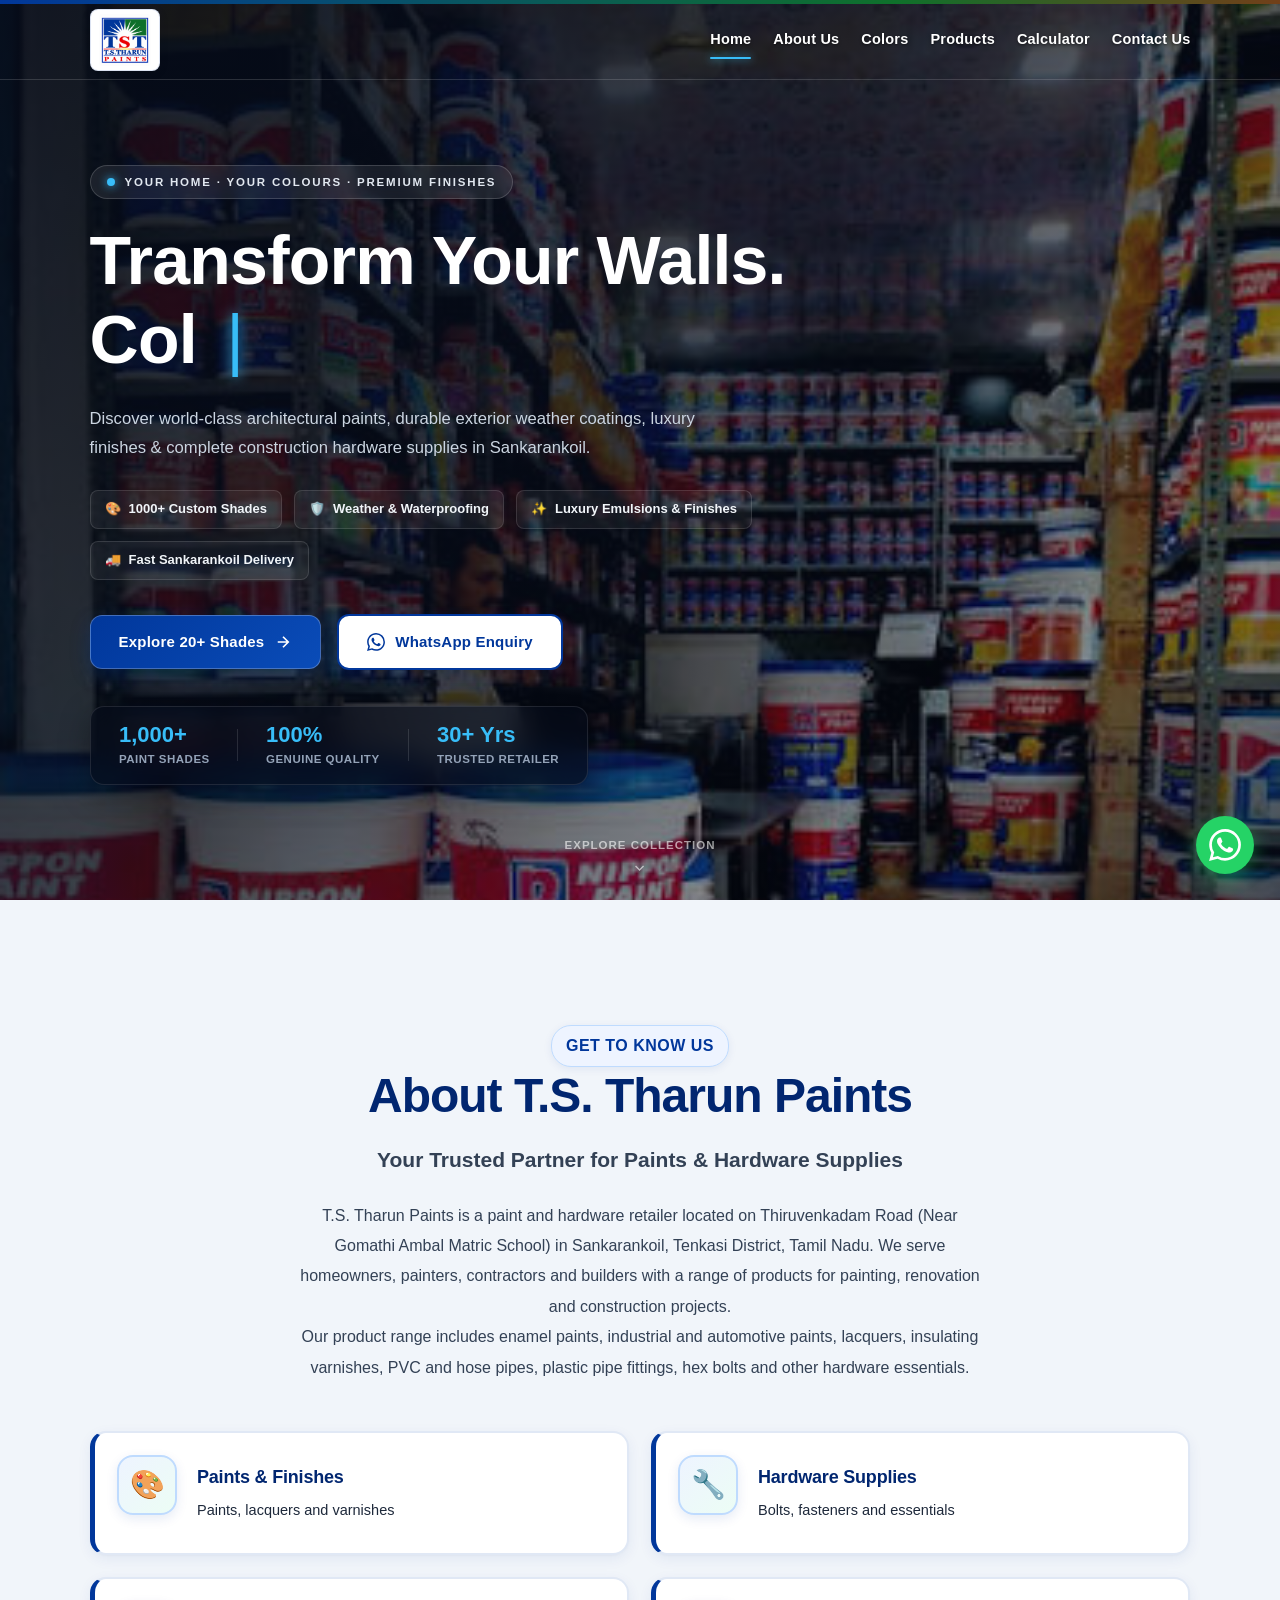
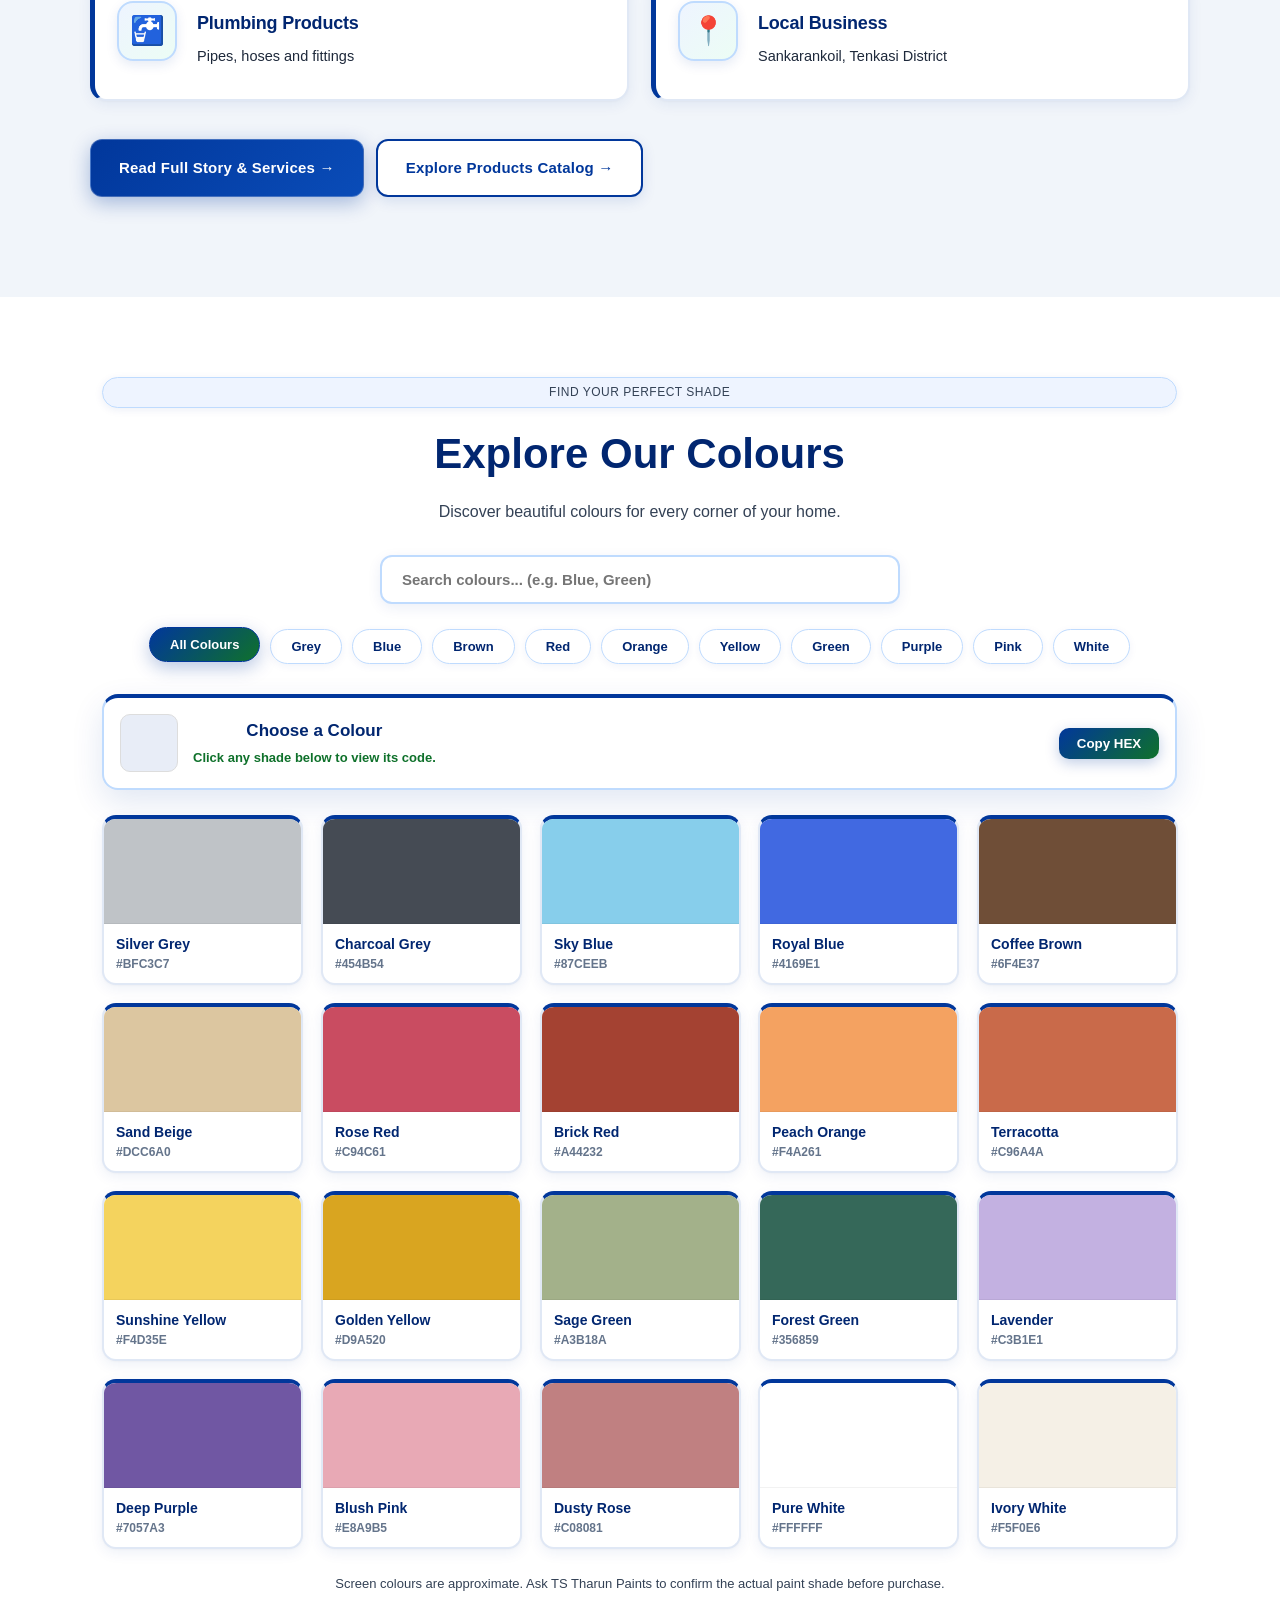
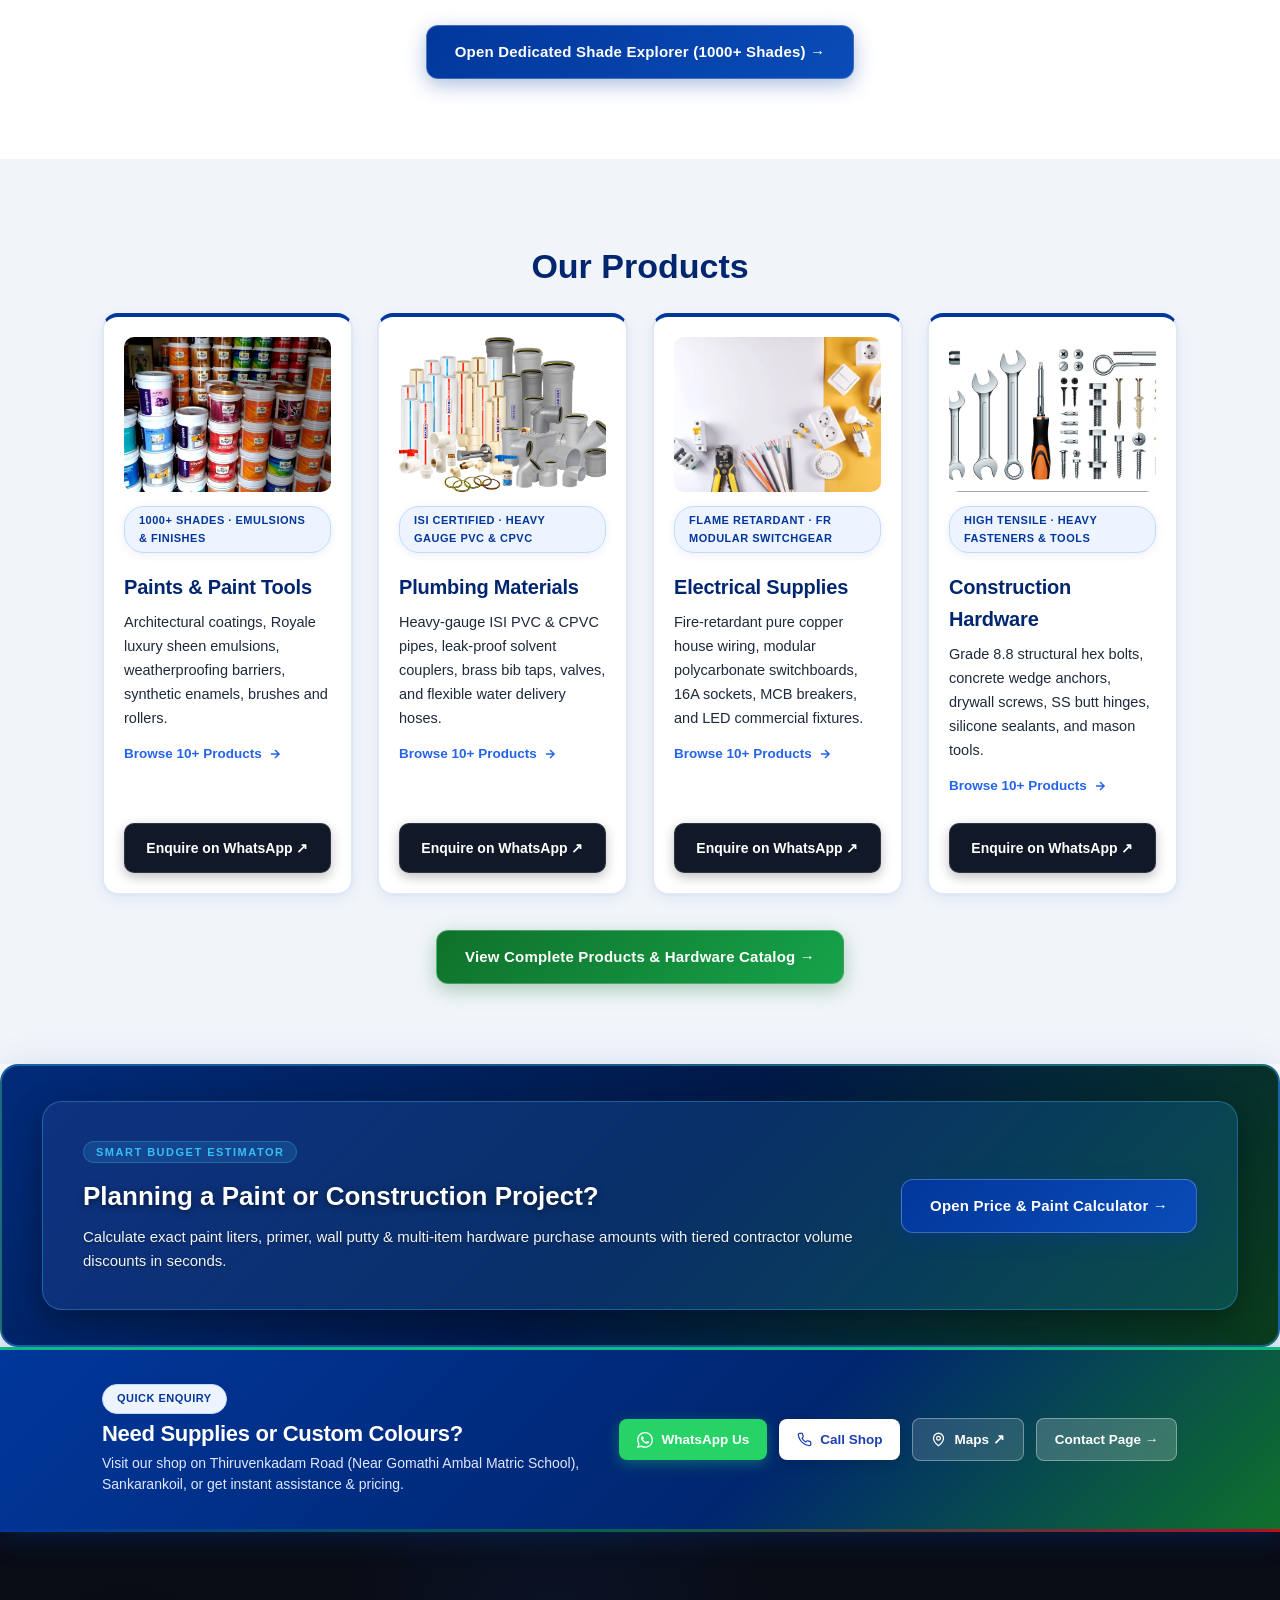
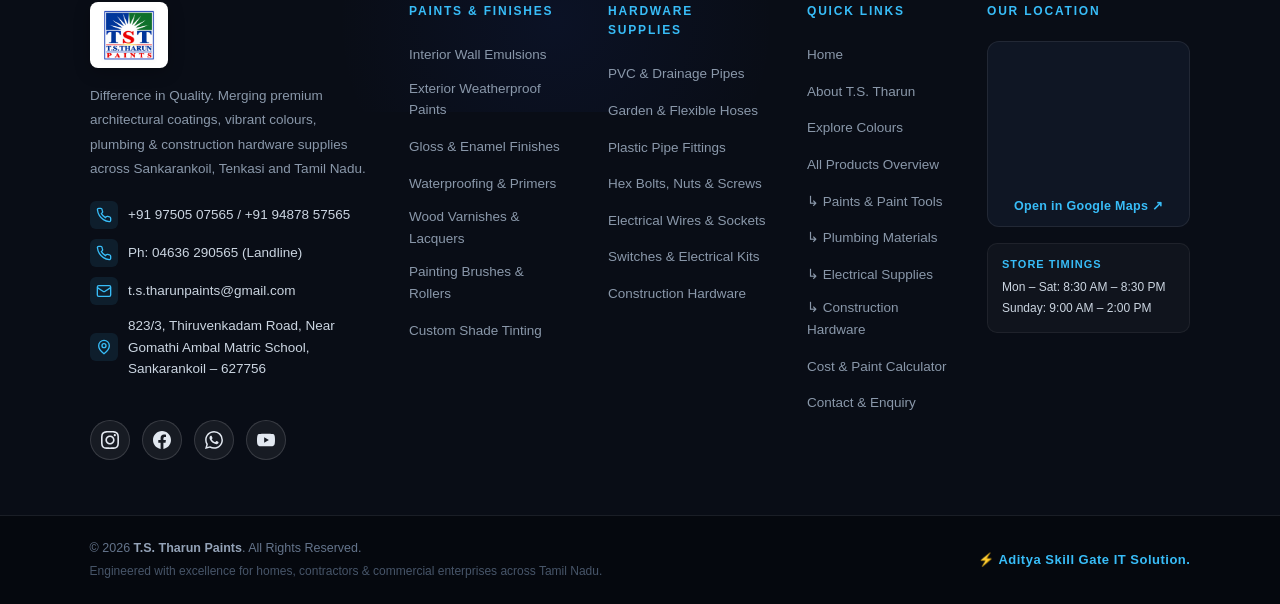
<file: index.html>
<!DOCTYPE html>
<html lang="en">
<head>
    <meta charset="UTF-8">
    <meta name="viewport" content="width=device-width, initial-scale=1.0">

    <title>TS Tharun Paints</title>

    <link rel="icon" type="image/png" href="images/favicon.png">
    <link rel="stylesheet" href="style.css?v=6">
</head>
<body>

    <!-- Navigation (Transparent & Glassmorphism Header) -->
    <header id="main-header">
        <a href="#home" class="logo" aria-label="TS Tharun Paints">
            <div class="nav-logo-badge">
                <img src="images/logo.png" alt="TS Tharun Paints" class="site-logo">
            </div>
        </a>

        <nav>
            <a href="index.html" class="active">Home</a>
            <a href="about.html">About Us</a>
            <a href="colors.html">Colors</a>
            <a href="products.html">Products</a>
            <a href="calculator.html">Calculator</a>
            <a href="contact.html">Contact Us</a>
        </nav>
    </header>

    <!-- Hero Section (Asian Paints Inspired Cinematic Video Showcase) -->
    <section class="hero" id="home">
        <video autoplay muted loop playsinline poster="images/paint-store.jpg" class="hero-video">
            <source src="videos/paint-hero.mp4" type="video/mp4">
        </video>
        <div class="hero-overlay"></div>

        <div class="hero-container">
            <div class="hero-content">
                <div class="hero-badge">
                    <span class="badge-dot"></span>
                    <span>YOUR HOME · YOUR COLOURS · PREMIUM FINISHES</span>
                </div>

                <h1 class="hero-title" aria-label="Transform Your Walls. Colour Beautifully.">
                    <span class="typewriter-line" id="typewriterLine1">Transform Your Walls.</span><span class="typewriter-cursor" id="typewriterCursor1" aria-hidden="true" style="display: none;">|</span><br>
                    <span class="typewriter-subline" id="typewriterLine2"><span id="typewriterPrefix">Colour </span><span class="typewriter-word gradient-text-motion" id="typewriterWord">Beautifully.</span><span class="typewriter-cursor" id="typewriterCursor2" aria-hidden="true">|</span></span>
                </h1>

                <p class="hero-description">
                    Discover world-class architectural paints, durable exterior weather coatings, luxury finishes &amp; complete construction hardware supplies in Sankarankoil.
                </p>

                <!-- Asian Paints style feature pills -->
                <div class="hero-highlights">
                    <div class="hero-pill">
                        <span class="pill-icon">🎨</span>
                        <span>1000+ Custom Shades</span>
                    </div>
                    <div class="hero-pill">
                        <span class="pill-icon">🛡️</span>
                        <span>Weather &amp; Waterproofing</span>
                    </div>
                    <div class="hero-pill">
                        <span class="pill-icon">✨</span>
                        <span>Luxury Emulsions &amp; Finishes</span>
                    </div>
                    <div class="hero-pill">
                        <span class="pill-icon">🚚</span>
                        <span>Fast Sankarankoil Delivery</span>
                    </div>
                </div>

                <!-- Action buttons -->
                <div class="hero-buttons">
                    <a href="colors.html" class="hero-btn primary-btn">
                        <span>Explore 20+ Shades</span>
                        <svg viewBox="0 0 24 24" fill="none" stroke="currentColor" stroke-width="2.2" width="18" height="18"><path d="M5 12h14m-7-7 7 7-7 7"/></svg>
                    </a>
                    <a href="https://wa.me/919750507565?text=Hello%20T.S.%20Tharun%20Paints%2C%20I%20want%20to%20consult%20about%20paint%20shades%20and%20hardware."
                       class="hero-btn secondary-btn" target="_blank" rel="noopener">
                        <svg viewBox="0 0 24 24" fill="currentColor" width="18" height="18"><path d="M17.472 14.382c-.297-.149-1.758-.867-2.03-.967-.273-.099-.471-.148-.67.15-.197.297-.767.966-.94 1.164-.173.199-.347.223-.644.075-.297-.15-1.255-.463-2.39-1.475-.883-.788-1.48-1.761-1.653-2.059-.173-.297-.018-.458.13-.606.134-.133.298-.347.446-.52.149-.174.198-.298.298-.497.099-.198.05-.371-.025-.52-.075-.149-.669-1.612-.916-2.207-.242-.579-.487-.5-.669-.51-.173-.008-.371-.01-.57-.01-.198 0-.52.074-.792.372-.272.297-1.04 1.016-1.04 2.479 0 1.462 1.065 2.875 1.213 3.074.149.198 2.096 3.2 5.077 4.487.709.306 1.262.489 1.694.625.712.227 1.36.195 1.871.118.571-.085 1.758-.719 2.006-1.413.248-.694.248-1.289.173-1.413-.074-.124-.272-.198-.57-.347m-5.421 7.403h-.004a9.87 9.87 0 0 1-5.031-1.378l-.361-.214-3.741.982.998-3.648-.235-.374a9.86 9.86 0 0 1-1.51-5.26c.001-5.45 4.436-9.884 9.888-9.884 2.64 0 5.122 1.03 6.988 2.898a9.825 9.825 0 0 1 2.893 6.994c-.003 5.45-4.437 9.884-9.885 9.884m8.413-18.297A11.815 11.815 0 0 0 12.05 0C5.495 0 .16 5.335.157 11.892c0 2.096.547 4.142 1.588 5.945L.057 24l6.305-1.654a11.882 11.882 0 0 0 5.683 1.448h.005c6.554 0 11.89-5.335 11.893-11.893a11.821 11.821 0 0 0-3.48-8.413Z"/></svg>
                        <span>WhatsApp Enquiry</span>
                    </a>
                </div>
            </div>

            <!-- Asian Paints Style Trust Stats Card -->
            <div class="hero-stats-banner">
                <div class="stat-item">
                    <span class="stat-number" data-target="1000" data-suffix="+">1000+</span>
                    <span class="stat-label">Paint Shades</span>
                </div>
                <div class="stat-sep"></div>
                <div class="stat-item">
                    <span class="stat-number" data-target="100" data-suffix="%">100%</span>
                    <span class="stat-label">Genuine Quality</span>
                </div>
                <div class="stat-sep"></div>
                <div class="stat-item">
                    <span class="stat-number" data-target="30" data-suffix="+ Yrs">30+ Yrs</span>
                    <span class="stat-label">Trusted Retailer</span>
                </div>
            </div>
        </div>

        <!-- Scroll prompt -->
        <a href="#about" class="hero-scroll" aria-label="Scroll down">
            <span>Explore Collection</span>
            <svg viewBox="0 0 24 24" fill="none" stroke="currentColor" stroke-width="2" width="16" height="16"><path d="m6 9 6 6 6-6"/></svg>
        </a>
    </section>

    <!-- About Us -->
   <!-- ABOUT US SECTION -->
<section id="about" class="about-section">

    <div class="about-content">
        <p class="about-tag">GET TO KNOW US</p>

        <h2>
            About <span>T.S. Tharun Paints</span>
        </h2>

        <h3>Your Trusted Partner for Paints & Hardware Supplies</h3>

        <p class="about-description">
            T.S. Tharun Paints is a paint and hardware retailer
            located on Thiruvenkadam Road (Near Gomathi Ambal Matric School) in Sankarankoil,
            Tenkasi District, Tamil Nadu.

            We serve homeowners, painters, contractors and builders
            with a range of products for painting, renovation
            and construction projects.
        </p>

        <p class="about-description">
            Our product range includes enamel paints, industrial
            and automotive paints, lacquers, insulating varnishes,
            PVC and hose pipes, plastic pipe fittings, hex bolts
            and other hardware essentials.
        </p>

        <div class="about-highlights">
            <div class="about-item">
                <span class="about-icon">🎨</span>
                <div>
                    <h4>Paints & Finishes</h4>
                    <p>Paints, lacquers and varnishes</p>
                </div>
            </div>

            <div class="about-item">
                <span class="about-icon">🔧</span>
                <div>
                    <h4>Hardware Supplies</h4>
                    <p>Bolts, fasteners and essentials</p>
                </div>
            </div>

            <div class="about-item">
                <span class="about-icon">🚰</span>
                <div>
                    <h4>Plumbing Products</h4>
                    <p>Pipes, hoses and fittings</p>
                </div>
            </div>

            <div class="about-item">
                <span class="about-icon">📍</span>
                <div>
                    <h4>Local Business</h4>
                    <p>Sankarankoil, Tenkasi District</p>
                </div>
            </div>
        </div>

        <div style="display: flex; gap: 12px; flex-wrap: wrap; margin-top: 25px;">
            <a href="about.html" class="about-btn">
                Read Full Story &amp; Services →
            </a>
            <a href="products.html" class="about-btn secondary-about-btn" style="background: rgba(255, 255, 255, 0.9); border: 1.5px solid rgba(1, 55, 155, 0.35); color: #01379b; font-weight: 700;">
                Explore Products Catalog →
            </a>
        </div>
    </div>

</section>

    <!-- Colors -->
    <!-- COLOURS SECTION -->
<section id="colors" class="colors-section">

    <div class="colors-heading">
        <p class="section-tag">FIND YOUR PERFECT SHADE</p>
        <h2>Explore Our <span>Colours</span></h2>
        <p>Discover beautiful colours for every corner of your home.</p>
    </div>

    <!-- Search -->
    <div class="color-search">
        <input
            type="text"
            id="colorSearch"
            placeholder="Search colours... (e.g. Blue, Green)"
        />
    </div>

    <!-- Colour family filters -->
    <div class="color-filters">
        <button class="filter-btn active" data-family="all">All Colours</button>
        <button class="filter-btn" data-family="grey">Grey</button>
        <button class="filter-btn" data-family="blue">Blue</button>
        <button class="filter-btn" data-family="brown">Brown</button>
        <button class="filter-btn" data-family="red">Red</button>
        <button class="filter-btn" data-family="orange">Orange</button>
        <button class="filter-btn" data-family="yellow">Yellow</button>
        <button class="filter-btn" data-family="green">Green</button>
        <button class="filter-btn" data-family="purple">Purple</button>
        <button class="filter-btn" data-family="pink">Pink</button>
        <button class="filter-btn" data-family="white">White</button>
    </div>

    <!-- Selected colour details -->
    <div class="selected-color">
        <div id="selectedSwatch"></div>
        <div>
            <h3 id="selectedName">Choose a Colour</h3>
            <p id="selectedHex">Click any shade below to view its code.</p>
        </div>
        <button id="copyColor" type="button">Copy HEX</button>
    </div>

    <!-- Colour palette -->
    <div class="color-palette" id="colorPalette">

        <button class="shade-card" data-family="grey"
            data-name="Silver Grey" data-hex="#BFC3C7">
            <span class="shade" style="--shade:#BFC3C7"></span>
            <span class="shade-name">Silver Grey</span>
            <span class="shade-hex">#BFC3C7</span>
        </button>

        <button class="shade-card" data-family="grey"
            data-name="Charcoal Grey" data-hex="#454B54">
            <span class="shade" style="--shade:#454B54"></span>
            <span class="shade-name">Charcoal Grey</span>
            <span class="shade-hex">#454B54</span>
        </button>

        <button class="shade-card" data-family="blue"
            data-name="Sky Blue" data-hex="#87CEEB">
            <span class="shade" style="--shade:#87CEEB"></span>
            <span class="shade-name">Sky Blue</span>
            <span class="shade-hex">#87CEEB</span>
        </button>

        <button class="shade-card" data-family="blue"
            data-name="Royal Blue" data-hex="#4169E1">
            <span class="shade" style="--shade:#4169E1"></span>
            <span class="shade-name">Royal Blue</span>
            <span class="shade-hex">#4169E1</span>
        </button>

        <button class="shade-card" data-family="brown"
            data-name="Coffee Brown" data-hex="#6F4E37">
            <span class="shade" style="--shade:#6F4E37"></span>
            <span class="shade-name">Coffee Brown</span>
            <span class="shade-hex">#6F4E37</span>
        </button>

        <button class="shade-card" data-family="brown"
            data-name="Sand Beige" data-hex="#DCC6A0">
            <span class="shade" style="--shade:#DCC6A0"></span>
            <span class="shade-name">Sand Beige</span>
            <span class="shade-hex">#DCC6A0</span>
        </button>

        <button class="shade-card" data-family="red"
            data-name="Rose Red" data-hex="#C94C61">
            <span class="shade" style="--shade:#C94C61"></span>
            <span class="shade-name">Rose Red</span>
            <span class="shade-hex">#C94C61</span>
        </button>

        <button class="shade-card" data-family="red"
            data-name="Brick Red" data-hex="#A44232">
            <span class="shade" style="--shade:#A44232"></span>
            <span class="shade-name">Brick Red</span>
            <span class="shade-hex">#A44232</span>
        </button>

        <button class="shade-card" data-family="orange"
            data-name="Peach Orange" data-hex="#F4A261">
            <span class="shade" style="--shade:#F4A261"></span>
            <span class="shade-name">Peach Orange</span>
            <span class="shade-hex">#F4A261</span>
        </button>

        <button class="shade-card" data-family="orange"
            data-name="Terracotta" data-hex="#C96A4A">
            <span class="shade" style="--shade:#C96A4A"></span>
            <span class="shade-name">Terracotta</span>
            <span class="shade-hex">#C96A4A</span>
        </button>

        <button class="shade-card" data-family="yellow"
            data-name="Sunshine Yellow" data-hex="#F4D35E">
            <span class="shade" style="--shade:#F4D35E"></span>
            <span class="shade-name">Sunshine Yellow</span>
            <span class="shade-hex">#F4D35E</span>
        </button>

        <button class="shade-card" data-family="yellow"
            data-name="Golden Yellow" data-hex="#D9A520">
            <span class="shade" style="--shade:#D9A520"></span>
            <span class="shade-name">Golden Yellow</span>
            <span class="shade-hex">#D9A520</span>
        </button>

        <button class="shade-card" data-family="green"
            data-name="Sage Green" data-hex="#A3B18A">
            <span class="shade" style="--shade:#A3B18A"></span>
            <span class="shade-name">Sage Green</span>
            <span class="shade-hex">#A3B18A</span>
        </button>

        <button class="shade-card" data-family="green"
            data-name="Forest Green" data-hex="#356859">
            <span class="shade" style="--shade:#356859"></span>
            <span class="shade-name">Forest Green</span>
            <span class="shade-hex">#356859</span>
        </button>

        <button class="shade-card" data-family="purple"
            data-name="Lavender" data-hex="#C3B1E1">
            <span class="shade" style="--shade:#C3B1E1"></span>
            <span class="shade-name">Lavender</span>
            <span class="shade-hex">#C3B1E1</span>
        </button>

        <button class="shade-card" data-family="purple"
            data-name="Deep Purple" data-hex="#7057A3">
            <span class="shade" style="--shade:#7057A3"></span>
            <span class="shade-name">Deep Purple</span>
            <span class="shade-hex">#7057A3</span>
        </button>

        <button class="shade-card" data-family="pink"
            data-name="Blush Pink" data-hex="#E8A9B5">
            <span class="shade" style="--shade:#E8A9B5"></span>
            <span class="shade-name">Blush Pink</span>
            <span class="shade-hex">#E8A9B5</span>
        </button>

        <button class="shade-card" data-family="pink"
            data-name="Dusty Rose" data-hex="#C08081">
            <span class="shade" style="--shade:#C08081"></span>
            <span class="shade-name">Dusty Rose</span>
            <span class="shade-hex">#C08081</span>
        </button>

        <button class="shade-card" data-family="white"
            data-name="Pure White" data-hex="#FFFFFF">
            <span class="shade" style="--shade:#FFFFFF"></span>
            <span class="shade-name">Pure White</span>
            <span class="shade-hex">#FFFFFF</span>
        </button>

        <button class="shade-card" data-family="white"
            data-name="Ivory White" data-hex="#F5F0E6">
            <span class="shade" style="--shade:#F5F0E6"></span>
            <span class="shade-name">Ivory White</span>
            <span class="shade-hex">#F5F0E6</span>
        </button>

        <p id="noColors" hidden>No colours found. Try another search.</p>

    </div>

    <p class="color-note">
        Screen colours are approximate. Ask TS Tharun Paints
        to confirm the actual paint shade before purchase.
    </p>

    <div style="text-align: center; margin-top: 30px;">
        <a href="colors.html" class="hero-btn primary-btn" style="display: inline-flex;">
            <span>Open Dedicated Shade Explorer (1000+ Shades) →</span>
        </a>
    </div>

</section>

    <!-- Products -->
<section id="products">
    <h2>Our Products</h2>

    <div class="product-grid">
                <!-- Paints & Paint Tools Category Card -->
                <div class="product-card category-card" id="paints-tools" data-category="paints-tools" data-url="paints.html">
                    <a href="paints.html" class="category-clickable-area" aria-label="Explore Paints & Paint Tools Products">
                        <img src="images/paints.webp" alt="Paints & Paint Tools" loading="lazy">
                        <div class="product-info-top">
                            <span class="product-tag-badge">1000+ Shades · Emulsions &amp; Finishes</span>
                            <h3>Paints & Paint Tools</h3>
                            <p>Architectural coatings, Royale luxury sheen emulsions, weatherproofing barriers, synthetic enamels, brushes and rollers.</p>
                            <span class="category-explore-hint">
                                <span>Browse 10+ Products</span>
                                <svg viewBox="0 0 24 24" fill="none" stroke="currentColor" stroke-width="2.5" width="14" height="14"><path d="M5 12h14m-7-7 7 7-7 7"/></svg>
                            </span>
                        </div>
                    </a>

                    <div class="product-card-actions">
                        <a href="https://wa.me/919750507565?text=Hello%20T.S.%20Tharun%20Paints,%20I%20want%20to%20enquire%20about%20Paints%20and%20Painting%20Tools."
                           target="_blank" rel="noopener" class="shop-button">
                            Enquire on WhatsApp ↗
                        </a>
                    </div>
                </div>

                <!-- Plumbing Materials Category Card -->
                <div class="product-card category-card" id="plumbing" data-category="plumbing" data-url="plumbing.html">
                    <a href="plumbing.html" class="category-clickable-area" aria-label="Explore Plumbing Materials Products">
                        <img src="images/plumbing material.png" alt="Plumbing Materials" loading="lazy">
                        <div class="product-info-top">
                            <span class="product-tag-badge">ISI Certified · Heavy Gauge PVC &amp; CPVC</span>
                            <h3>Plumbing Materials</h3>
                            <p>Heavy-gauge ISI PVC & CPVC pipes, leak-proof solvent couplers, brass bib taps, valves, and flexible water delivery hoses.</p>
                            <span class="category-explore-hint">
                                <span>Browse 10+ Products</span>
                                <svg viewBox="0 0 24 24" fill="none" stroke="currentColor" stroke-width="2.5" width="14" height="14"><path d="M5 12h14m-7-7 7 7-7 7"/></svg>
                            </span>
                        </div>
                    </a>

                    <div class="product-card-actions">
                        <a href="https://wa.me/919750507565?text=Hello%20T.S.%20Tharun%20Paints,%20I%20want%20to%20enquire%20about%20Plumbing%20Materials%20and%20Pipes."
                           target="_blank" rel="noopener" class="shop-button">
                            Enquire on WhatsApp ↗
                        </a>
                    </div>
                </div>

                <!-- Electrical Supplies Category Card -->
                <div class="product-card category-card" id="electrical" data-category="electrical" data-url="electrical.html">
                    <a href="electrical.html" class="category-clickable-area" aria-label="Explore Electrical Supplies Products">
                        <img src="images/electrical items.jpg" alt="Electrical Supplies" loading="lazy">
                        <div class="product-info-top">
                            <span class="product-tag-badge">Flame Retardant · FR Modular Switchgear</span>
                            <h3>Electrical Supplies</h3>
                            <p>Fire-retardant pure copper house wiring, modular polycarbonate switchboards, 16A sockets, MCB breakers, and LED commercial fixtures.</p>
                            <span class="category-explore-hint">
                                <span>Browse 10+ Products</span>
                                <svg viewBox="0 0 24 24" fill="none" stroke="currentColor" stroke-width="2.5" width="14" height="14"><path d="M5 12h14m-7-7 7 7-7 7"/></svg>
                            </span>
                        </div>
                    </a>

                    <div class="product-card-actions">
                        <a href="https://wa.me/919750507565?text=Hello%20T.S.%20Tharun%20Paints,%20I%20want%20to%20enquire%20about%20Electrical%20Supplies."
                           target="_blank" rel="noopener" class="shop-button">
                            Enquire on WhatsApp ↗
                        </a>
                    </div>
                </div>

                <!-- Construction Hardware Category Card -->
                <div class="product-card category-card" id="construction" data-category="construction" data-url="construction.html">
                    <a href="construction.html" class="category-clickable-area" aria-label="Explore Construction Hardware Products">
                        <img src="images/construction-hardware-tools-.jpg" alt="Construction Hardware" loading="lazy">
                        <div class="product-info-top">
                            <span class="product-tag-badge">High Tensile · Heavy Fasteners &amp; Tools</span>
                            <h3>Construction Hardware</h3>
                            <p>Grade 8.8 structural hex bolts, concrete wedge anchors, drywall screws, SS butt hinges, silicone sealants, and mason tools.</p>
                            <span class="category-explore-hint">
                                <span>Browse 10+ Products</span>
                                <svg viewBox="0 0 24 24" fill="none" stroke="currentColor" stroke-width="2.5" width="14" height="14"><path d="M5 12h14m-7-7 7 7-7 7"/></svg>
                            </span>
                        </div>
                    </a>

                    <div class="product-card-actions">
                        <a href="https://wa.me/919750507565?text=Hello%20T.S.%20Tharun%20Paints,%20I%20want%20to%20enquire%20about%20Construction%20Hardware."
                           target="_blank" rel="noopener" class="shop-button">
                            Enquire on WhatsApp ↗
                        </a>
                    </div>
                </div>
    </div>

    <div style="text-align: center; margin-top: 35px;">
        <a href="products.html" class="hero-btn primary-btn" style="display: inline-flex;">
            <span>View Complete Products &amp; Hardware Catalog →</span>
        </a>
    </div>
</section>


    <!-- Calculator Promo Banner (Instant Budget & Litres Estimator) -->
    <section class="calculator-cta-banner" style="padding: 40px 7%; background: #070d1b;">
        <div style="max-width: 1200px; margin: 0 auto; background: linear-gradient(135deg, rgba(30, 58, 138, 0.5) 0%, rgba(14, 165, 233, 0.2) 100%); border: 1px solid rgba(56, 189, 248, 0.35); border-radius: 20px; padding: 36px 40px; display: flex; justify-content: space-between; align-items: center; gap: 30px; flex-wrap: wrap; box-shadow: 0 10px 30px rgba(0,0,0,0.35);">
            <div style="flex: 1 1 500px;">
                <span style="background: rgba(56, 189, 248, 0.15); border: 1px solid rgba(56, 189, 248, 0.3); color: #38bdf8; padding: 4px 12px; border-radius: 20px; font-size: 11px; font-weight: 800; letter-spacing: 1.5px; text-transform: uppercase;">SMART BUDGET ESTIMATOR</span>
                <h3 style="font-size: 26px; font-weight: 800; margin: 12px 0 8px; color: #ffffff;">Planning a Paint or Construction Project?</h3>
                <p style="font-size: 15px; color: #cbd5e1; line-height: 1.6; margin: 0;">Calculate exact paint liters, primer, wall putty &amp; multi-item hardware purchase amounts with tiered contractor volume discounts in seconds.</p>
            </div>
            <div style="display: flex; gap: 14px; flex-wrap: wrap;">
                <a href="calculator.html" class="hero-btn primary-btn" style="box-shadow: 0 4px 16px rgba(2, 132, 199, 0.4);">
                    <span>Open Price &amp; Paint Calculator →</span>
                </a>
            </div>
        </div>
    </section>

<!-- Contact Us (Compact CTA Banner) -->
<section id="contact" class="contact-cta">
    <div class="contact-cta-wrapper">
        <div class="contact-cta-content">
            <span class="contact-cta-tag">QUICK ENQUIRY</span>
            <h2>Need Supplies or Custom Colours?</h2>
            <p>Visit our shop on Thiruvenkadam Road (Near Gomathi Ambal Matric School), Sankarankoil, or get instant assistance &amp; pricing.</p>
        </div>
        <div class="contact-cta-actions">
            <a href="https://wa.me/919750507565?text=Hello%20T.S.%20Tharun%20Paints%2C%20I%20want%20to%20enquire%20about%20paints%20and%20hardware."
               class="contact-action-btn wa-btn" target="_blank" rel="noopener">
                <svg viewBox="0 0 24 24" fill="currentColor" width="16" height="16"><path d="M17.472 14.382c-.297-.149-1.758-.867-2.03-.967-.273-.099-.471-.148-.67.15-.197.297-.767.966-.94 1.164-.173.199-.347.223-.644.075-.297-.15-1.255-.463-2.39-1.475-.883-.788-1.48-1.761-1.653-2.059-.173-.297-.018-.458.13-.606.134-.133.298-.347.446-.52.149-.174.198-.298.298-.497.099-.198.05-.371-.025-.52-.075-.149-.669-1.612-.916-2.207-.242-.579-.487-.5-.669-.51-.173-.008-.371-.01-.57-.01-.198 0-.52.074-.792.372-.272.297-1.04 1.016-1.04 2.479 0 1.462 1.065 2.875 1.213 3.074.149.198 2.096 3.2 5.077 4.487.709.306 1.262.489 1.694.625.712.227 1.36.195 1.871.118.571-.085 1.758-.719 2.006-1.413.248-.694.248-1.289.173-1.413-.074-.124-.272-.198-.57-.347m-5.421 7.403h-.004a9.87 9.87 0 0 1-5.031-1.378l-.361-.214-3.741.982.998-3.648-.235-.374a9.86 9.86 0 0 1-1.51-5.26c.001-5.45 4.436-9.884 9.888-9.884 2.64 0 5.122 1.03 6.988 2.898a9.825 9.825 0 0 1 2.893 6.994c-.003 5.45-4.437 9.884-9.885 9.884m8.413-18.297A11.815 11.815 0 0 0 12.05 0C5.495 0 .16 5.335.157 11.892c0 2.096.547 4.142 1.588 5.945L.057 24l6.305-1.654a11.882 11.882 0 0 0 5.683 1.448h.005c6.554 0 11.89-5.335 11.893-11.893a11.821 11.821 0 0 0-3.48-8.413Z"/></svg>
                WhatsApp Us
            </a>
            <a href="tel:+919750507565" class="contact-action-btn phone-btn">
                <svg viewBox="0 0 24 24" fill="none" stroke="currentColor" stroke-width="2" width="15" height="15"><path d="M22 16.92v3a2 2 0 0 1-2.18 2 19.79 19.79 0 0 1-8.63-3.07 19.5 19.5 0 0 1-6-6 19.79 19.79 0 0 1-3.07-8.67A2 2 0 0 1 4.11 2h3a2 2 0 0 1 2 1.72 12.84 12.84 0 0 0 .7 2.81 2 2 0 0 1-.45 2.11L8.09 9.91a16 16 0 0 0 6 6l1.27-1.27a2 2 0 0 1 2.11-.45 12.84 12.84 0 0 0 2.81.7A2 2 0 0 1 22 16.92z"></path></svg>
                Call Shop
            </a>
            <a href="https://www.google.com/maps/search/?api=1&query=823%2F3+Thiruvenkadam+Road+Gomathi+Ambal+School+Sankarankovil"
               class="contact-action-btn map-btn" target="_blank" rel="noopener">
                <svg viewBox="0 0 24 24" fill="none" stroke="currentColor" stroke-width="2" width="15" height="15"><path d="M20 10c0 6-8 12-8 12s-8-6-8-12a8 8 0 0 1 16 0Z"></path><circle cx="12" cy="10" r="3"></circle></svg>
                Maps ↗
            </a>
            <a href="contact.html" class="contact-action-btn" style="background: rgba(255,255,255,0.2); border: 1px solid rgba(255,255,255,0.35); color: #ffffff;">
                Contact Page →
            </a>
        </div>
    </div>
</section>

<!-- Footer -->
<footer class="site-footer">
    <div class="footer-top">

        <!-- Brand & Contact Profile (VoltAura / Kurunji Style) -->
        <div class="footer-brand">
            <a href="#home" class="footer-logo" aria-label="TS Tharun Paints">
                <div class="footer-logo-badge">
                    <img src="images/logo.png" alt="TS Tharun Paints" class="footer-logo-img">
                </div>
            </a>
            <p class="footer-tagline">
                Difference in Quality. Merging premium architectural coatings, vibrant colours, plumbing &amp; construction hardware supplies across Sankarankoil, Tenkasi and Tamil Nadu.
            </p>
                        <div class="footer-contact-direct">
                <a href="tel:+919750507565" class="direct-contact-item">
                    <span class="direct-contact-icon">
                        <svg viewBox="0 0 24 24" fill="none" stroke="currentColor" stroke-width="2" width="16" height="16"><path d="M22 16.92v3a2 2 0 0 1-2.18 2 19.79 19.79 0 0 1-8.63-3.07 19.5 19.5 0 0 1-6-6 19.79 19.79 0 0 1-3.07-8.67A2 2 0 0 1 4.11 2h3a2 2 0 0 1 2 1.72 12.84 12.84 0 0 0 .7 2.81 2 2 0 0 1-.45 2.11L8.09 9.91a16 16 0 0 0 6 6l1.27-1.27a2 2 0 0 1 2.11-.45 12.84 12.84 0 0 0 2.81.7A2 2 0 0 1 22 16.92z"></path></svg>
                    </span>
                    <span>+91 97505 07565 / +91 94878 57565</span>
                </a>
                <a href="tel:04636290565" class="direct-contact-item">
                    <span class="direct-contact-icon">
                        <svg viewBox="0 0 24 24" fill="none" stroke="currentColor" stroke-width="2" width="16" height="16"><path d="M22 16.92v3a2 2 0 0 1-2.18 2 19.79 19.79 0 0 1-8.63-3.07 19.5 19.5 0 0 1-6-6 19.79 19.79 0 0 1-3.07-8.67A2 2 0 0 1 4.11 2h3a2 2 0 0 1 2 1.72 12.84 12.84 0 0 0 .7 2.81 2 2 0 0 1-.45 2.11L8.09 9.91a16 16 0 0 0 6 6l1.27-1.27a2 2 0 0 1 2.11-.45 12.84 12.84 0 0 0 2.81.7A2 2 0 0 1 22 16.92z"></path></svg>
                    </span>
                    <span>Ph: 04636 290565 (Landline)</span>
                </a>
                <a href="mailto:t.s.tharunpaints@gmail.com" class="direct-contact-item">
                    <span class="direct-contact-icon">
                        <svg viewBox="0 0 24 24" fill="none" stroke="currentColor" stroke-width="2" width="16" height="16"><rect width="20" height="16" x="2" y="4" rx="2"></rect><path d="m22 7-8.97 5.7a1.94 1.94 0 0 1-2.06 0L2 7"></path></svg>
                    </span>
                    <span>t.s.tharunpaints@gmail.com</span>
                </a>
                <div class="direct-contact-item">
                    <span class="direct-contact-icon">
                        <svg viewBox="0 0 24 24" fill="none" stroke="currentColor" stroke-width="2" width="16" height="16"><path d="M20 10c0 6-8 12-8 12s-8-6-8-12a8 8 0 0 1 16 0Z"></path><circle cx="12" cy="10" r="3"></circle></svg>
                    </span>
                    <span>823/3, Thiruvenkadam Road, Near Gomathi Ambal Matric School, Sankarankoil &ndash; 627756</span>
                </div>
            </div>
<div class="footer-socials">
                <a href="https://instagram.com" target="_blank" rel="noopener" aria-label="Instagram" class="social-icon social-insta" title="Instagram">
                    <svg viewBox="0 0 24 24" fill="currentColor" width="18" height="18"><path d="M12 2.163c3.204 0 3.584.012 4.85.07 3.252.148 4.771 1.691 4.919 4.919.058 1.265.069 1.645.069 4.849 0 3.205-.012 3.584-.069 4.849-.149 3.225-1.664 4.771-4.919 4.919-1.266.058-1.644.07-4.85.07-3.204 0-3.584-.012-4.849-.07-3.26-.149-4.771-1.699-4.919-4.92-.058-1.265-.07-1.644-.07-4.849 0-3.204.013-3.583.07-4.849.149-3.227 1.664-4.771 4.919-4.919 1.266-.057 1.645-.069 4.849-.069zm0-2.163c-3.259 0-3.667.014-4.947.072-4.358.2-6.78 2.618-6.98 6.98-.059 1.281-.073 1.689-.073 4.948 0 3.259.014 3.668.072 4.948.2 4.358 2.618 6.78 6.98 6.98 1.281.058 1.689.072 4.948.072 3.259 0 3.668-.014 4.948-.072 4.354-.2 6.782-2.618 6.979-6.98.059-1.28.073-1.689.073-4.948 0-3.259-.014-3.667-.072-4.947-.196-4.354-2.617-6.78-6.979-6.98-1.281-.059-1.69-.073-4.949-.073zm0 5.838c-3.403 0-6.162 2.759-6.162 6.162s2.759 6.163 6.162 6.163 6.162-2.759 6.162-6.163c0-3.403-2.759-6.162-6.162-6.162zm0 10.162c-2.209 0-4-1.79-4-4 0-2.209 1.791-4 4-4s4 1.791 4 4c0 2.21-1.791 4-4 4zm6.406-11.845c-.796 0-1.441.645-1.441 1.44s.645 1.44 1.441 1.44c.795 0 1.439-.645 1.439-1.44s-.644-1.44-1.439-1.44z"/></svg>
                </a>
                <a href="https://facebook.com" target="_blank" rel="noopener" aria-label="Facebook" class="social-icon social-facebook" title="Facebook">
                    <svg viewBox="0 0 24 24" fill="currentColor" width="18" height="18"><path d="M24 12.073c0-6.627-5.373-12-12-12s-12 5.373-12 12c0 5.99 4.388 10.954 10.125 11.854v-8.385H7.078v-3.47h3.047V9.43c0-3.007 1.792-4.669 4.533-4.669 1.312 0 2.686.235 2.686.235v2.953H15.83c-1.491 0-1.956.925-1.956 1.874v2.25h3.328l-.532 3.47h-2.796v8.385C19.612 23.027 24 18.062 24 12.073z"/></svg>
                </a>
                <a href="https://wa.me/919750507565" target="_blank" rel="noopener" aria-label="WhatsApp" class="social-icon social-whatsapp" title="WhatsApp">
                    <svg viewBox="0 0 24 24" fill="currentColor" width="18" height="18"><path d="M17.472 14.382c-.297-.149-1.758-.867-2.03-.967-.273-.099-.471-.148-.67.15-.197.297-.767.966-.94 1.164-.173.199-.347.223-.644.075-.297-.15-1.255-.463-2.39-1.475-.883-.788-1.48-1.761-1.653-2.059-.173-.297-.018-.458.13-.606.134-.133.298-.347.446-.52.149-.174.198-.298.298-.497.099-.198.05-.371-.025-.52-.075-.149-.669-1.612-.916-2.207-.242-.579-.487-.5-.669-.51-.173-.008-.371-.01-.57-.01-.198 0-.52.074-.792.372-.272.297-1.04 1.016-1.04 2.479 0 1.462 1.065 2.875 1.213 3.074.149.198 2.096 3.2 5.077 4.487.709.306 1.262.489 1.694.625.712.227 1.36.195 1.871.118.571-.085 1.758-.719 2.006-1.413.248-.694.248-1.289.173-1.413-.074-.124-.272-.198-.57-.347m-5.421 7.403h-.004a9.87 9.87 0 0 1-5.031-1.378l-.361-.214-3.741.982.998-3.648-.235-.374a9.86 9.86 0 0 1-1.51-5.26c.001-5.45 4.436-9.884 9.888-9.884 2.64 0 5.122 1.03 6.988 2.898a9.825 9.825 0 0 1 2.893 6.994c-.003 5.45-4.437 9.884-9.885 9.884m8.413-18.297A11.815 11.815 0 0 0 12.05 0C5.495 0 .16 5.335.157 11.892c0 2.096.547 4.142 1.588 5.945L.057 24l6.305-1.654a11.882 11.882 0 0 0 5.683 1.448h.005c6.554 0 11.89-5.335 11.893-11.893a11.821 11.821 0 0 0-3.48-8.413Z"/></svg>
                </a>
                <a href="https://youtube.com" target="_blank" rel="noopener" aria-label="YouTube" class="social-icon social-youtube" title="YouTube">
                    <svg viewBox="0 0 24 24" fill="currentColor" width="18" height="18"><path d="M23.498 6.186a3.016 3.016 0 0 0-2.122-2.136C19.505 3.545 12 3.545 12 3.545s-7.505 0-9.377.505A3.017 3.017 0 0 0 .502 6.186C0 8.07 0 12 0 12s0 3.93.502 5.814a3.016 3.016 0 0 0 2.122 2.136c1.871.505 9.376.505 9.376.505s7.505 0 9.377-.505a3.015 3.015 0 0 0 2.122-2.136C24 15.93 24 12 24 12s0-3.93-.502-5.814zM9.545 15.568V8.432L15.818 12l-6.273 3.568z"/></svg>
                </a>
            </div>
        </div>

        <!-- Paints & Finishes -->
        <div class="footer-col">
            <h4 class="footer-col-title">Paints &amp; Finishes</h4>
            <ul class="footer-links">
                    <li><a href="paints.html#paints-royale">Interior Wall Emulsions</a></li>
                    <li><a href="paints.html#paints-apex">Exterior Weatherproof Paints</a></li>
                    <li><a href="paints.html#paints-enamel">Gloss &amp; Enamel Finishes</a></li>
                    <li><a href="paints.html#paints-damp-proof">Waterproofing &amp; Primers</a></li>
                    <li><a href="paints.html#paints-varnish">Wood Varnishes &amp; Lacquers</a></li>
                    <li><a href="paints.html#paints-rollers">Painting Brushes &amp; Rollers</a></li>
                    <li><a href="colors.html#custom-tinting">Custom Shade Tinting</a></li>
                </ul>
        </div>

        <!-- Hardware & Plumbing Supplies -->
        <div class="footer-col">
            <h4 class="footer-col-title">Hardware Supplies</h4>
            <ul class="footer-links">
                    <li><a href="plumbing.html#plumbing-pvc-pipe">PVC &amp; Drainage Pipes</a></li>
                    <li><a href="plumbing.html#plumbing-hose">Garden &amp; Flexible Hoses</a></li>
                    <li><a href="plumbing.html#plumbing-fittings">Plastic Pipe Fittings</a></li>
                    <li><a href="construction.html#hardware-hex-bolts">Hex Bolts, Nuts &amp; Screws</a></li>
                    <li><a href="electrical.html#electrical-wires">Electrical Wires &amp; Sockets</a></li>
                    <li><a href="electrical.html#electrical-switches">Switches &amp; Electrical Kits</a></li>
                    <li><a href="construction.html#products">Construction Hardware</a></li>
                </ul>
        </div>

        <!-- Quick Links -->
        <div class="footer-col">
            <h4 class="footer-col-title">Quick Links</h4>
            <ul class="footer-links">
                    <li><a href="index.html">Home</a></li>
                    <li><a href="about.html">About T.S. Tharun</a></li>
                    <li><a href="colors.html">Explore Colours</a></li>
                    <li><a href="products.html">All Products Overview</a></li>
                    <li><a href="paints.html">↳ Paints &amp; Paint Tools</a></li>
                    <li><a href="plumbing.html">↳ Plumbing Materials</a></li>
                    <li><a href="electrical.html">↳ Electrical Supplies</a></li>
                    <li><a href="construction.html">↳ Construction Hardware</a></li>
                    <li><a href="calculator.html">Cost &amp; Paint Calculator</a></li>
                    <li><a href="contact.html">Contact &amp; Enquiry</a></li>
                </ul>
        </div>

        <!-- Our Location Map (A1 Divya Palace style) -->
        <div class="footer-col footer-col-map">
            <h4 class="footer-col-title">Our Location</h4>
            <div class="footer-map-card">
                <iframe
                    src="https://www.google.com/maps?q=823/3,+Thiruvenkadam+Road,+Near+Gomathi+Ambal+Matric+School,+Sankarankovil,+Tamil+Nadu+627756&output=embed"
                    width="100%"
                    height="140"
                    style="border:0; border-radius:10px; display:block;"
                    loading="lazy"
                    allowfullscreen=""
                    referrerpolicy="no-referrer-when-downgrade"
                    title="TS Tharun Paints location map">
                </iframe>
                <a href="https://www.google.com/maps/search/?api=1&query=823%2F3+Thiruvenkadam+Road+Gomathi+Ambal+School+Sankarankovil"
                   target="_blank" rel="noopener" class="map-cta">
                    Open in Google Maps ↗
                </a>
            </div>
            <div class="footer-hours">
                <span class="hours-title">Store Timings</span>
                <p>Mon – Sat: 8:30 AM – 8:30 PM</p>
                <p>Sunday: 9:00 AM – 2:00 PM</p>
            </div>
        </div>

    </div>

    <!-- Footer Bottom Bar (Matches Kurunji Fun World & VoltAura signature) -->
    <div class="footer-bottom">
        <div class="footer-bottom-left">
            <p>&copy; 2026 <strong>T.S. Tharun Paints</strong>. All Rights Reserved.</p>
            <p class="footer-credit">Engineered with excellence for homes, contractors &amp; commercial enterprises across Tamil Nadu.</p>
        </div>
        <div class="footer-bottom-right">
            <span class="agency-credit">⚡ Aditya Skill Gate IT Solution.</span>
        </div>
    </div>
</footer>

<!-- Floating WhatsApp Action Button (as in VoltAura, Kurunji & A1 Divya Palace) -->
<a href="https://wa.me/919750507565?text=Hello%20T.S.%20Tharun%20Paints%2C%20I%20have%20an%20enquiry%20regarding%20your%20products."
   class="floating-whatsapp"
   target="_blank"
   rel="noopener"
   aria-label="Chat with T.S. Tharun Paints on WhatsApp">
    <svg viewBox="0 0 24 24" fill="currentColor" width="32" height="32">
        <path d="M17.472 14.382c-.297-.149-1.758-.867-2.03-.967-.273-.099-.471-.148-.67.15-.197.297-.767.966-.94 1.164-.173.199-.347.223-.644.075-.297-.15-1.255-.463-2.39-1.475-.883-.788-1.48-1.761-1.653-2.059-.173-.297-.018-.458.13-.606.134-.133.298-.347.446-.52.149-.174.198-.298.298-.497.099-.198.05-.371-.025-.52-.075-.149-.669-1.612-.916-2.207-.242-.579-.487-.5-.669-.51-.173-.008-.371-.01-.57-.01-.198 0-.52.074-.792.372-.272.297-1.04 1.016-1.04 2.479 0 1.462 1.065 2.875 1.213 3.074.149.198 2.096 3.2 5.077 4.487.709.306 1.262.489 1.694.625.712.227 1.36.195 1.871.118.571-.085 1.758-.719 2.006-1.413.248-.694.248-1.289.173-1.413-.074-.124-.272-.198-.57-.347m-5.421 7.403h-.004a9.87 9.87 0 0 1-5.031-1.378l-.361-.214-3.741.982.998-3.648-.235-.374a9.86 9.86 0 0 1-1.51-5.26c.001-5.45 4.436-9.884 9.888-9.884 2.64 0 5.122 1.03 6.988 2.898a9.825 9.825 0 0 1 2.893 6.994c-.003 5.45-4.437 9.884-9.885 9.884m8.413-18.297A11.815 11.815 0 0 0 12.05 0C5.495 0 .16 5.335.157 11.892c0 2.096.547 4.142 1.588 5.945L.057 24l6.305-1.654a11.882 11.882 0 0 0 5.683 1.448h.005c6.554 0 11.89-5.335 11.893-11.893a11.821 11.821 0 0 0-3.48-8.413Z"/>
    </svg>
</a>

<script src="script.js"></script>
</body>
</html>
</file>
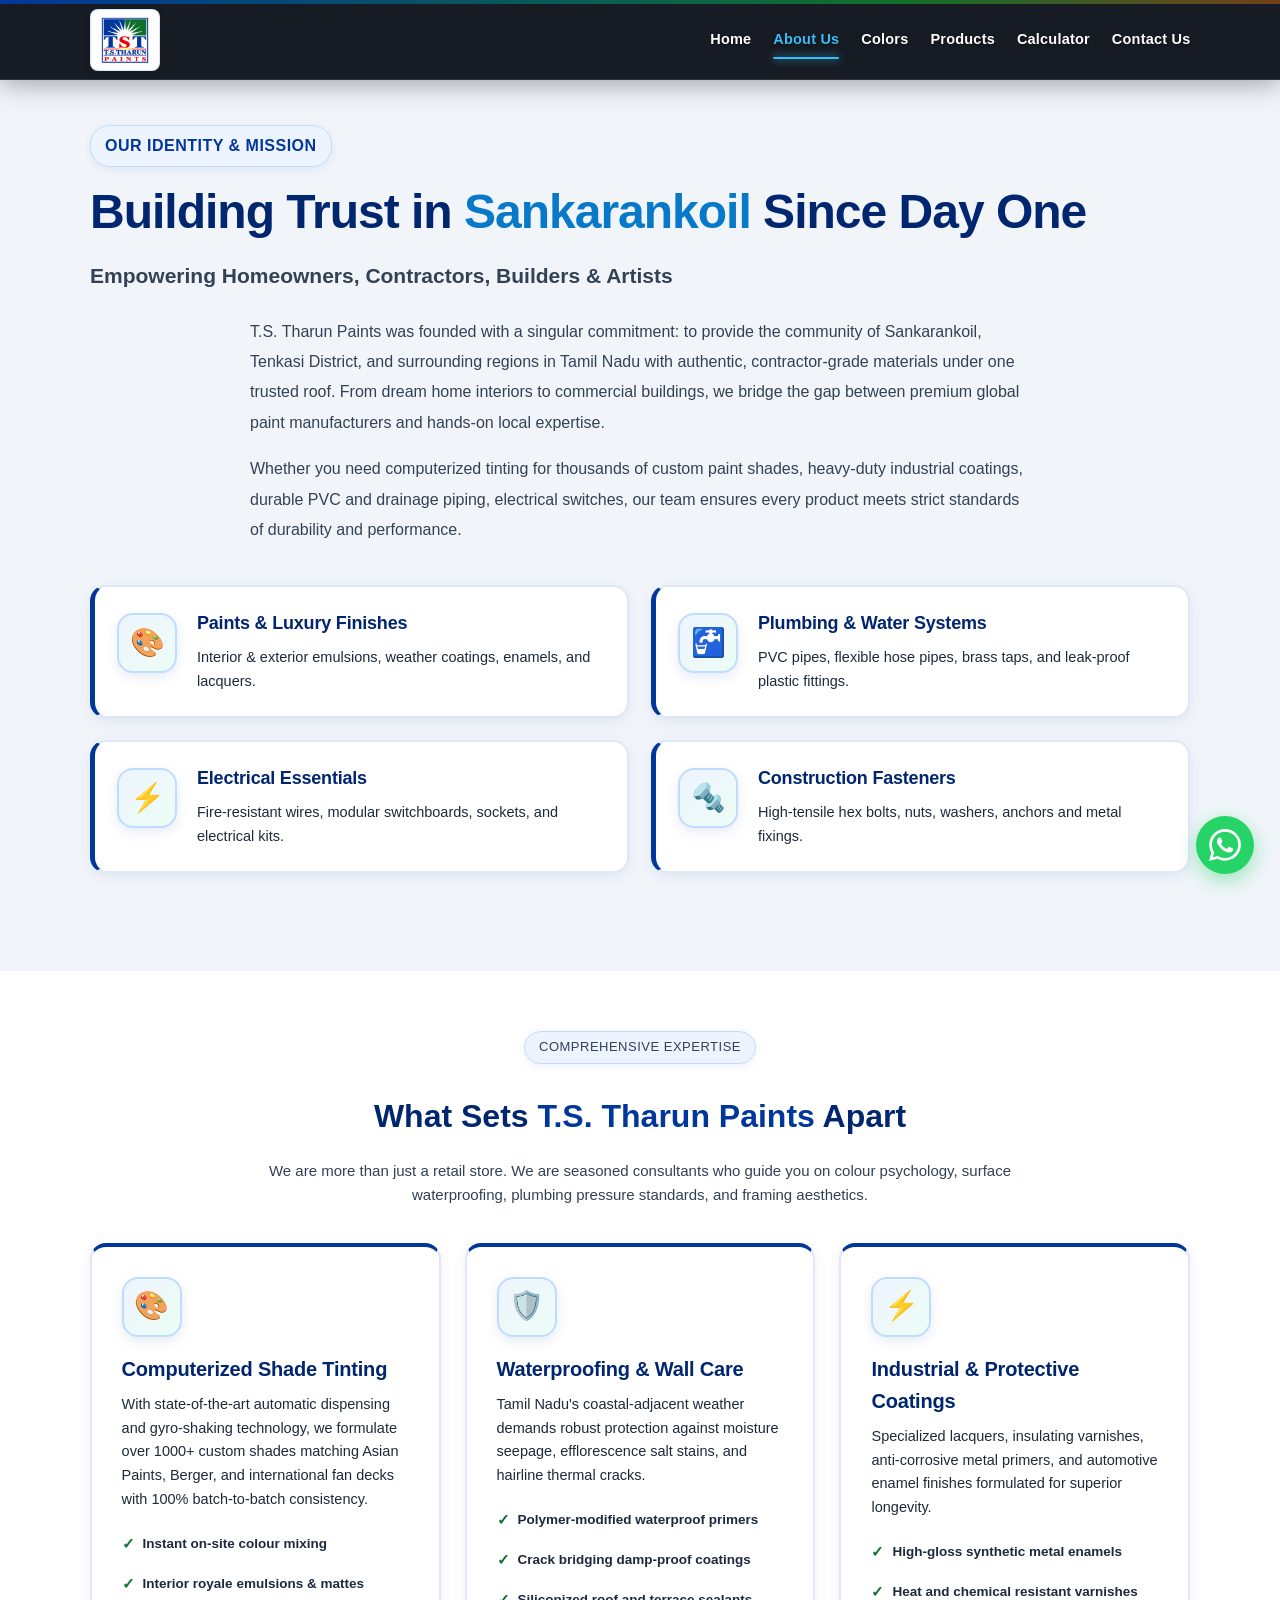
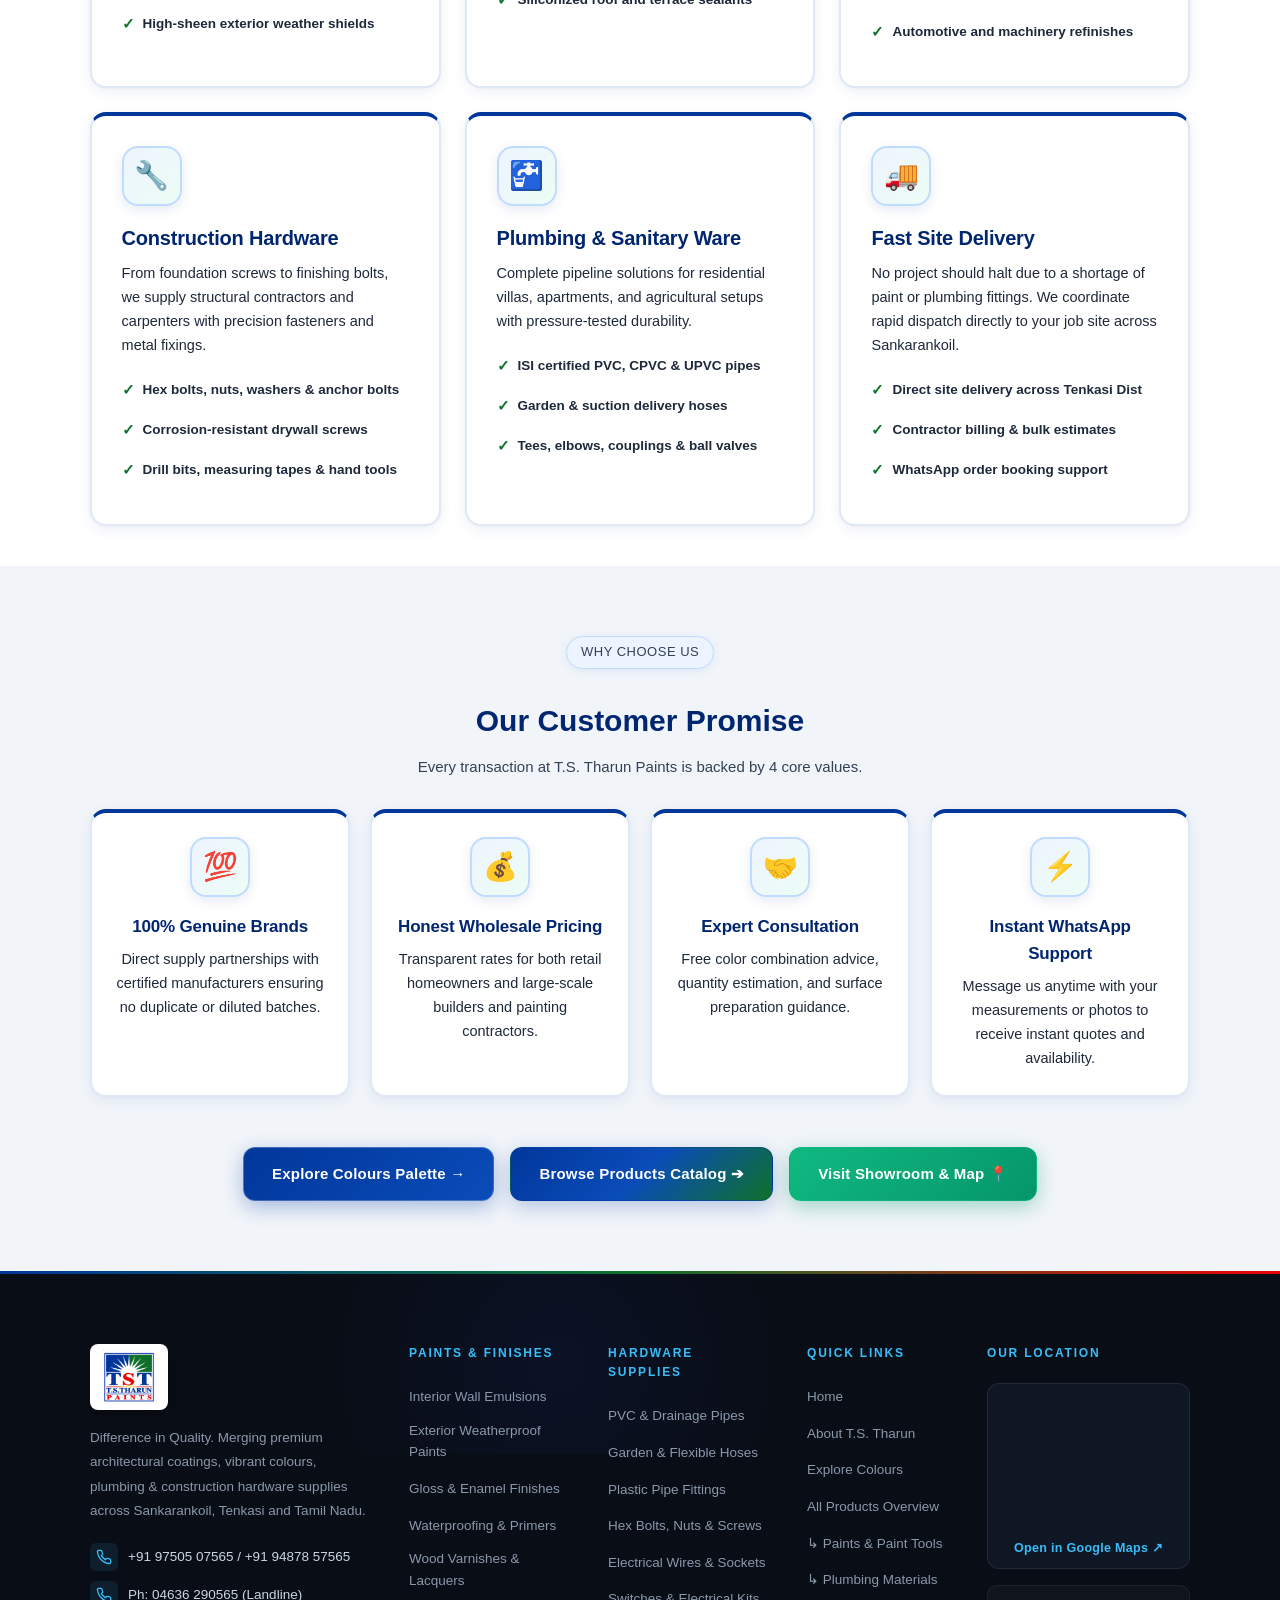
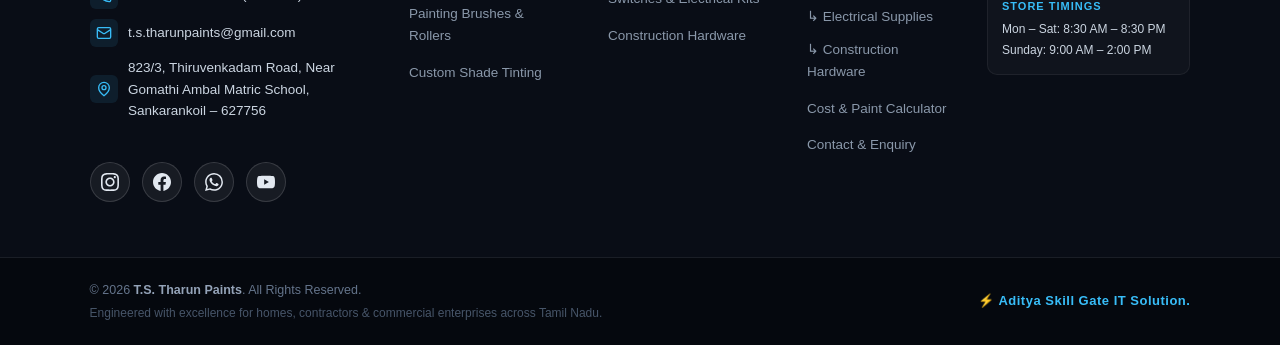
<file: about.html>
<!DOCTYPE html>
<html lang="en">
<head>
    <meta charset="UTF-8">
    <meta name="viewport" content="width=device-width, initial-scale=1.0">
    <title>About Us | T.S. Tharun Paints Sankarankoil</title>
    <link rel="icon" type="image/png" href="images/favicon.png">
    <link rel="shortcut icon" href="favicon.ico" type="image/x-icon">
    <link rel="stylesheet" href="style.css?v=6">
</head>
<body>

    <!-- Header Navigation -->
    <header class="inner-header">
        <a href="index.html" class="logo" aria-label="TS Tharun Paints">
            <span class="nav-logo-badge">
                <img src="images/logo.png" alt="TS Tharun Paints" class="site-logo">
            </span>
        </a>

        <nav>
            <a href="index.html">Home</a>
            <a href="about.html" class="active">About Us</a>
            <a href="colors.html">Colors</a>
            <a href="products.html">Products</a>
            <a href="calculator.html">Calculator</a>
            <a href="contact.html">Contact Us</a>
        </nav>
    </header>

    <!-- Company Story Section -->
    <section class="about-section" style="padding: 125px 7% 60px;">
        <div class="about-content" style="max-width: 1100px; margin: 0 auto; text-align: left;">
            <p class="about-tag">OUR IDENTITY &amp; MISSION</p>
            <h1 style="font-size: clamp(32px, 4vw, 48px); font-weight: 800; line-height: 1.2; color: #142b4a; margin: 0 0 18px; letter-spacing: -1px;">Building Trust in <span style="color: #0878c9;">Sankarankoil</span> Since Day One</h1>
            <h3>Empowering Homeowners, Contractors, Builders &amp; Artists</h3>
            
            <p class="about-description">
                T.S. Tharun Paints was founded with a singular commitment: to provide the community of Sankarankoil, Tenkasi District, and surrounding regions in Tamil Nadu with authentic, contractor-grade materials under one trusted roof. From dream home interiors to commercial buildings, we bridge the gap between premium global paint manufacturers and hands-on local expertise.
            </p>
            <p class="about-description">
                Whether you need computerized tinting for thousands of custom paint shades, heavy-duty industrial coatings, durable PVC and drainage piping, electrical switches, our team ensures every product meets strict standards of durability and performance.
            </p>

            <!-- 4 Key Highlights -->
            <div class="about-highlights" style="margin-top: 40px;">
                <div class="about-item">
                    <span class="about-icon">🎨</span>
                    <div>
                        <h4>Paints &amp; Luxury Finishes</h4>
                        <p>Interior &amp; exterior emulsions, weather coatings, enamels, and lacquers.</p>
                    </div>
                </div>

                <div class="about-item">
                    <span class="about-icon">🚰</span>
                    <div>
                        <h4>Plumbing &amp; Water Systems</h4>
                        <p>PVC pipes, flexible hose pipes, brass taps, and leak-proof plastic fittings.</p>
                    </div>
                </div>

                <div class="about-item">
                    <span class="about-icon">⚡</span>
                    <div>
                        <h4>Electrical Essentials</h4>
                        <p>Fire-resistant wires, modular switchboards, sockets, and electrical kits.</p>
                    </div>
                </div>

                <div class="about-item">
                    <span class="about-icon">🔩</span>
                    <div>
                        <h4>Construction Fasteners</h4>
                        <p>High-tensile hex bolts, nuts, washers, anchors and metal fixings.</p>
                    </div>
                </div>
            </div>
        </div>
    </section>

    <!-- Core Business Pillars -->
    <section class="about-pillars-section">
        <div class="about-pillars-container">
            <div style="text-align: center; max-width: 750px; margin: 0 auto;">
                <p class="about-tag" style="display: inline-block;">COMPREHENSIVE EXPERTISE</p>
                <h2 style="color: #04326e; font-size: 32px; font-weight: 800; margin: 10px 0 16px;">
                    What Sets <span style="color: #01379b;">T.S. Tharun Paints</span> Apart
                </h2>
                <p style="color: #475569; font-size: 15px; line-height: 1.6;">
                    We are more than just a retail store. We are seasoned consultants who guide you on colour psychology, surface waterproofing, plumbing pressure standards, and framing aesthetics.
                </p>
            </div>

            <div class="about-pillars-grid">
                <!-- Pillar 1 -->
                <div class="pillar-card">
                    <div class="pillar-icon-box">🎨</div>
                    <h3>Computerized Shade Tinting</h3>
                    <p>
                        With state-of-the-art automatic dispensing and gyro-shaking technology, we formulate over 1000+ custom shades matching Asian Paints, Berger, and international fan decks with 100% batch-to-batch consistency.
                    </p>
                    <ul class="pillar-features">
                        <li>Instant on-site colour mixing</li>
                        <li>Interior royale emulsions &amp; mattes</li>
                        <li>High-sheen exterior weather shields</li>
                    </ul>
                </div>

                <!-- Pillar 2 -->
                <div class="pillar-card">
                    <div class="pillar-icon-box">🛡️</div>
                    <h3>Waterproofing &amp; Wall Care</h3>
                    <p>
                        Tamil Nadu's coastal-adjacent weather demands robust protection against moisture seepage, efflorescence salt stains, and hairline thermal cracks.
                    </p>
                    <ul class="pillar-features">
                        <li>Polymer-modified waterproof primers</li>
                        <li>Crack bridging damp-proof coatings</li>
                        <li>Siliconized roof and terrace sealants</li>
                    </ul>
                </div>

                <!-- Pillar 3 -->
                <div class="pillar-card">
                    <div class="pillar-icon-box">⚡</div>
                    <h3>Industrial &amp; Protective Coatings</h3>
                    <p>
                        Specialized lacquers, insulating varnishes, anti-corrosive metal primers, and automotive enamel finishes formulated for superior longevity.
                    </p>
                    <ul class="pillar-features">
                        <li>High-gloss synthetic metal enamels</li>
                        <li>Heat and chemical resistant varnishes</li>
                        <li>Automotive and machinery refinishes</li>
                    </ul>
                </div>

                <!-- Pillar 4 -->
                <div class="pillar-card">
                    <div class="pillar-icon-box">🔧</div>
                    <h3>Construction Hardware</h3>
                    <p>
                        From foundation screws to finishing bolts, we supply structural contractors and carpenters with precision fasteners and metal fixings.
                    </p>
                    <ul class="pillar-features">
                        <li>Hex bolts, nuts, washers &amp; anchor bolts</li>
                        <li>Corrosion-resistant drywall screws</li>
                        <li>Drill bits, measuring tapes &amp; hand tools</li>
                    </ul>
                </div>

                <!-- Pillar 5 -->
                <div class="pillar-card">
                    <div class="pillar-icon-box">🚰</div>
                    <h3>Plumbing &amp; Sanitary Ware</h3>
                    <p>
                        Complete pipeline solutions for residential villas, apartments, and agricultural setups with pressure-tested durability.
                    </p>
                    <ul class="pillar-features">
                        <li>ISI certified PVC, CPVC &amp; UPVC pipes</li>
                        <li>Garden &amp; suction delivery hoses</li>
                        <li>Tees, elbows, couplings &amp; ball valves</li>
                    </ul>
                </div>

                <!-- Pillar 6 -->
                <div class="pillar-card">
                    <div class="pillar-icon-box">🚚</div>
                    <h3>Fast Site Delivery</h3>
                    <p>
                        No project should halt due to a shortage of paint or plumbing fittings. We coordinate rapid dispatch directly to your job site across Sankarankoil.
                    </p>
                    <ul class="pillar-features">
                        <li>Direct site delivery across Tenkasi Dist</li>
                        <li>Contractor billing &amp; bulk estimates</li>
                        <li>WhatsApp order booking support</li>
                    </ul>
                </div>
            </div>
        </div>
    </section>

    <!-- Why Choose Us Grid -->
    <section class="about-why-us-section" style="padding: 70px 7%;">
        <div style="max-width: 1200px; margin: 0 auto;">
            <div style="text-align: center; max-width: 700px; margin: 0 auto 30px;">
                <p class="about-tag" style="display: inline-block;">WHY CHOOSE US</p>
                <h2 style="color: #04326e; font-size: 30px; font-weight: 800; margin: 10px 0 10px;">
                    Our Customer Promise
                </h2>
                <p style="color: #475569; font-size: 15px;">Every transaction at T.S. Tharun Paints is backed by 4 core values.</p>
            </div>

            <div class="why-us-grid">
                <div class="why-us-item">
                    <span class="why-us-icon">💯</span>
                    <h4>100% Genuine Brands</h4>
                    <p>Direct supply partnerships with certified manufacturers ensuring no duplicate or diluted batches.</p>
                </div>
                <div class="why-us-item">
                    <span class="why-us-icon">💰</span>
                    <h4>Honest Wholesale Pricing</h4>
                    <p>Transparent rates for both retail homeowners and large-scale builders and painting contractors.</p>
                </div>
                <div class="why-us-item">
                    <span class="why-us-icon">🤝</span>
                    <h4>Expert Consultation</h4>
                    <p>Free color combination advice, quantity estimation, and surface preparation guidance.</p>
                </div>
                <div class="why-us-item">
                    <span class="why-us-icon">⚡</span>
                    <h4>Instant WhatsApp Support</h4>
                    <p>Message us anytime with your measurements or photos to receive instant quotes and availability.</p>
                </div>
            </div>

            <!-- Call to Actions -->
            <div style="margin-top: 50px; text-align: center; display: flex; justify-content: center; gap: 16px; flex-wrap: wrap;">
                <a href="colors.html" class="hero-btn primary-btn">
                    <span>Explore Colours Palette →</span>
                </a>
                <a href="products.html" class="hero-btn logo-gradient-btn">
                    <span>Browse Products Catalog ➔</span>
                </a>
                <a href="contact.html" class="hero-btn showroom-map-btn">
                    <span>Visit Showroom &amp; Map 📍</span>
                </a>
            </div>
        </div>
    </section>

    <!-- Footer -->
    <footer class="site-footer">
        <div class="footer-top">

            <div class="footer-brand">
                <a href="index.html" class="footer-logo" aria-label="TS Tharun Paints">
                    <div class="footer-logo-badge">
                        <img src="images/logo.png" alt="TS Tharun Paints" class="footer-logo-img">
                    </div>
                </a>
                <p class="footer-tagline">
                    Difference in Quality. Merging premium architectural coatings, vibrant colours, plumbing &amp; construction hardware supplies across Sankarankoil, Tenkasi and Tamil Nadu.
                </p>
                            <div class="footer-contact-direct">
                <a href="tel:+919750507565" class="direct-contact-item">
                    <span class="direct-contact-icon">
                        <svg viewBox="0 0 24 24" fill="none" stroke="currentColor" stroke-width="2" width="16" height="16"><path d="M22 16.92v3a2 2 0 0 1-2.18 2 19.79 19.79 0 0 1-8.63-3.07 19.5 19.5 0 0 1-6-6 19.79 19.79 0 0 1-3.07-8.67A2 2 0 0 1 4.11 2h3a2 2 0 0 1 2 1.72 12.84 12.84 0 0 0 .7 2.81 2 2 0 0 1-.45 2.11L8.09 9.91a16 16 0 0 0 6 6l1.27-1.27a2 2 0 0 1 2.11-.45 12.84 12.84 0 0 0 2.81.7A2 2 0 0 1 22 16.92z"></path></svg>
                    </span>
                    <span>+91 97505 07565 / +91 94878 57565</span>
                </a>
                <a href="tel:04636290565" class="direct-contact-item">
                    <span class="direct-contact-icon">
                        <svg viewBox="0 0 24 24" fill="none" stroke="currentColor" stroke-width="2" width="16" height="16"><path d="M22 16.92v3a2 2 0 0 1-2.18 2 19.79 19.79 0 0 1-8.63-3.07 19.5 19.5 0 0 1-6-6 19.79 19.79 0 0 1-3.07-8.67A2 2 0 0 1 4.11 2h3a2 2 0 0 1 2 1.72 12.84 12.84 0 0 0 .7 2.81 2 2 0 0 1-.45 2.11L8.09 9.91a16 16 0 0 0 6 6l1.27-1.27a2 2 0 0 1 2.11-.45 12.84 12.84 0 0 0 2.81.7A2 2 0 0 1 22 16.92z"></path></svg>
                    </span>
                    <span>Ph: 04636 290565 (Landline)</span>
                </a>
                <a href="mailto:t.s.tharunpaints@gmail.com" class="direct-contact-item">
                    <span class="direct-contact-icon">
                        <svg viewBox="0 0 24 24" fill="none" stroke="currentColor" stroke-width="2" width="16" height="16"><rect width="20" height="16" x="2" y="4" rx="2"></rect><path d="m22 7-8.97 5.7a1.94 1.94 0 0 1-2.06 0L2 7"></path></svg>
                    </span>
                    <span>t.s.tharunpaints@gmail.com</span>
                </a>
                <div class="direct-contact-item">
                    <span class="direct-contact-icon">
                        <svg viewBox="0 0 24 24" fill="none" stroke="currentColor" stroke-width="2" width="16" height="16"><path d="M20 10c0 6-8 12-8 12s-8-6-8-12a8 8 0 0 1 16 0Z"></path><circle cx="12" cy="10" r="3"></circle></svg>
                    </span>
                    <span>823/3, Thiruvenkadam Road, Near Gomathi Ambal Matric School, Sankarankoil &ndash; 627756</span>
                </div>
            </div>
<div class="footer-socials">
                <a href="https://instagram.com" target="_blank" rel="noopener" aria-label="Instagram" class="social-icon social-insta" title="Instagram">
                    <svg viewBox="0 0 24 24" fill="currentColor" width="18" height="18"><path d="M12 2.163c3.204 0 3.584.012 4.85.07 3.252.148 4.771 1.691 4.919 4.919.058 1.265.069 1.645.069 4.849 0 3.205-.012 3.584-.069 4.849-.149 3.225-1.664 4.771-4.919 4.919-1.266.058-1.644.07-4.85.07-3.204 0-3.584-.012-4.849-.07-3.26-.149-4.771-1.699-4.919-4.92-.058-1.265-.07-1.644-.07-4.849 0-3.204.013-3.583.07-4.849.149-3.227 1.664-4.771 4.919-4.919 1.266-.057 1.645-.069 4.849-.069zm0-2.163c-3.259 0-3.667.014-4.947.072-4.358.2-6.78 2.618-6.98 6.98-.059 1.281-.073 1.689-.073 4.948 0 3.259.014 3.668.072 4.948.2 4.358 2.618 6.78 6.98 6.98 1.281.058 1.689.072 4.948.072 3.259 0 3.668-.014 4.948-.072 4.354-.2 6.782-2.618 6.979-6.98.059-1.28.073-1.689.073-4.948 0-3.259-.014-3.667-.072-4.947-.196-4.354-2.617-6.78-6.979-6.98-1.281-.059-1.69-.073-4.949-.073zm0 5.838c-3.403 0-6.162 2.759-6.162 6.162s2.759 6.163 6.162 6.163 6.162-2.759 6.162-6.163c0-3.403-2.759-6.162-6.162-6.162zm0 10.162c-2.209 0-4-1.79-4-4 0-2.209 1.791-4 4-4s4 1.791 4 4c0 2.21-1.791 4-4 4zm6.406-11.845c-.796 0-1.441.645-1.441 1.44s.645 1.44 1.441 1.44c.795 0 1.439-.645 1.439-1.44s-.644-1.44-1.439-1.44z"/></svg>
                </a>
                <a href="https://facebook.com" target="_blank" rel="noopener" aria-label="Facebook" class="social-icon social-facebook" title="Facebook">
                    <svg viewBox="0 0 24 24" fill="currentColor" width="18" height="18"><path d="M24 12.073c0-6.627-5.373-12-12-12s-12 5.373-12 12c0 5.99 4.388 10.954 10.125 11.854v-8.385H7.078v-3.47h3.047V9.43c0-3.007 1.792-4.669 4.533-4.669 1.312 0 2.686.235 2.686.235v2.953H15.83c-1.491 0-1.956.925-1.956 1.874v2.25h3.328l-.532 3.47h-2.796v8.385C19.612 23.027 24 18.062 24 12.073z"/></svg>
                </a>
                <a href="https://wa.me/919750507565" target="_blank" rel="noopener" aria-label="WhatsApp" class="social-icon social-whatsapp" title="WhatsApp">
                    <svg viewBox="0 0 24 24" fill="currentColor" width="18" height="18"><path d="M17.472 14.382c-.297-.149-1.758-.867-2.03-.967-.273-.099-.471-.148-.67.15-.197.297-.767.966-.94 1.164-.173.199-.347.223-.644.075-.297-.15-1.255-.463-2.39-1.475-.883-.788-1.48-1.761-1.653-2.059-.173-.297-.018-.458.13-.606.134-.133.298-.347.446-.52.149-.174.198-.298.298-.497.099-.198.05-.371-.025-.52-.075-.149-.669-1.612-.916-2.207-.242-.579-.487-.5-.669-.51-.173-.008-.371-.01-.57-.01-.198 0-.52.074-.792.372-.272.297-1.04 1.016-1.04 2.479 0 1.462 1.065 2.875 1.213 3.074.149.198 2.096 3.2 5.077 4.487.709.306 1.262.489 1.694.625.712.227 1.36.195 1.871.118.571-.085 1.758-.719 2.006-1.413.248-.694.248-1.289.173-1.413-.074-.124-.272-.198-.57-.347m-5.421 7.403h-.004a9.87 9.87 0 0 1-5.031-1.378l-.361-.214-3.741.982.998-3.648-.235-.374a9.86 9.86 0 0 1-1.51-5.26c.001-5.45 4.436-9.884 9.888-9.884 2.64 0 5.122 1.03 6.988 2.898a9.825 9.825 0 0 1 2.893 6.994c-.003 5.45-4.437 9.884-9.885 9.884m8.413-18.297A11.815 11.815 0 0 0 12.05 0C5.495 0 .16 5.335.157 11.892c0 2.096.547 4.142 1.588 5.945L.057 24l6.305-1.654a11.882 11.882 0 0 0 5.683 1.448h.005c6.554 0 11.89-5.335 11.893-11.893a11.821 11.821 0 0 0-3.48-8.413Z"/></svg>
                </a>
                <a href="https://youtube.com" target="_blank" rel="noopener" aria-label="YouTube" class="social-icon social-youtube" title="YouTube">
                    <svg viewBox="0 0 24 24" fill="currentColor" width="18" height="18"><path d="M23.498 6.186a3.016 3.016 0 0 0-2.122-2.136C19.505 3.545 12 3.545 12 3.545s-7.505 0-9.377.505A3.017 3.017 0 0 0 .502 6.186C0 8.07 0 12 0 12s0 3.93.502 5.814a3.016 3.016 0 0 0 2.122 2.136c1.871.505 9.376.505 9.376.505s7.505 0 9.377-.505a3.015 3.015 0 0 0 2.122-2.136C24 15.93 24 12 24 12s0-3.93-.502-5.814zM9.545 15.568V8.432L15.818 12l-6.273 3.568z"/></svg>
                </a>
            </div>
            </div>

            <!-- Paints & Finishes -->
            <div class="footer-col">
                <h4 class="footer-col-title">Paints &amp; Finishes</h4>
                <ul class="footer-links">
                    <li><a href="paints.html#paints-royale">Interior Wall Emulsions</a></li>
                    <li><a href="paints.html#paints-apex">Exterior Weatherproof Paints</a></li>
                    <li><a href="paints.html#paints-enamel">Gloss &amp; Enamel Finishes</a></li>
                    <li><a href="paints.html#paints-damp-proof">Waterproofing &amp; Primers</a></li>
                    <li><a href="paints.html#paints-varnish">Wood Varnishes &amp; Lacquers</a></li>
                    <li><a href="paints.html#paints-rollers">Painting Brushes &amp; Rollers</a></li>
                    <li><a href="colors.html#custom-tinting">Custom Shade Tinting</a></li>
                </ul>
            </div>

            <!-- Hardware & Plumbing Supplies -->
            <div class="footer-col">
                <h4 class="footer-col-title">Hardware Supplies</h4>
                <ul class="footer-links">
                    <li><a href="plumbing.html#plumbing-pvc-pipe">PVC &amp; Drainage Pipes</a></li>
                    <li><a href="plumbing.html#plumbing-hose">Garden &amp; Flexible Hoses</a></li>
                    <li><a href="plumbing.html#plumbing-fittings">Plastic Pipe Fittings</a></li>
                    <li><a href="construction.html#hardware-hex-bolts">Hex Bolts, Nuts &amp; Screws</a></li>
                    <li><a href="electrical.html#electrical-wires">Electrical Wires &amp; Sockets</a></li>
                    <li><a href="electrical.html#electrical-switches">Switches &amp; Electrical Kits</a></li>
                    <li><a href="construction.html#products">Construction Hardware</a></li>
                </ul>
            </div>

            <!-- Quick Links -->
            <div class="footer-col">
                <h4 class="footer-col-title">Quick Links</h4>
                <ul class="footer-links">
                    <li><a href="index.html">Home</a></li>
                    <li><a href="about.html">About T.S. Tharun</a></li>
                    <li><a href="colors.html">Explore Colours</a></li>
                    <li><a href="products.html">All Products Overview</a></li>
                    <li><a href="paints.html">↳ Paints &amp; Paint Tools</a></li>
                    <li><a href="plumbing.html">↳ Plumbing Materials</a></li>
                    <li><a href="electrical.html">↳ Electrical Supplies</a></li>
                    <li><a href="construction.html">↳ Construction Hardware</a></li>
                    <li><a href="calculator.html">Cost &amp; Paint Calculator</a></li>
                    <li><a href="contact.html">Contact &amp; Enquiry</a></li>
                </ul>
            </div>

            <!-- Location Map -->
            <div class="footer-col footer-col-map">
                <h4 class="footer-col-title">Our Location</h4>
                <div class="footer-map-card">
                    <iframe
                        src="https://www.google.com/maps?q=823/3,+Thiruvenkadam+Road,+Near+Gomathi+Ambal+Matric+School,+Sankarankovil,+Tamil+Nadu+627756&output=embed"
                        width="100%"
                        height="140"
                        style="border:0; border-radius:10px; display:block;"
                        loading="lazy"
                        allowfullscreen=""
                        referrerpolicy="no-referrer-when-downgrade"
                        title="TS Tharun Paints location map">
                    </iframe>
                    <a href="https://www.google.com/maps/search/?api=1&query=823%2F3+Thiruvenkadam+Road+Gomathi+Ambal+School+Sankarankovil"
                       target="_blank" rel="noopener" class="map-cta">
                        Open in Google Maps ↗
                    </a>
                </div>
                <div class="footer-hours">
                    <span class="hours-title">Store Timings</span>
                    <p>Mon – Sat: 8:30 AM – 8:30 PM</p>
                    <p>Sunday: 9:00 AM – 2:00 PM</p>
                </div>
            </div>

        </div>

        <div class="footer-bottom">
            <div class="footer-bottom-left">
                <p>&copy; 2026 <strong>T.S. Tharun Paints</strong>. All Rights Reserved.</p>
                <p class="footer-credit">Engineered with excellence for homes, contractors &amp; commercial enterprises across Tamil Nadu.</p>
            </div>
            <div class="footer-bottom-right">
                <span class="agency-credit">⚡ Aditya Skill Gate IT Solution.</span>
            </div>
        </div>
    </footer>

    <!-- Floating WhatsApp Action Button -->
    <a href="https://wa.me/919750507565?text=Hello%20T.S.%20Tharun%20Paints%2C%20I%20have%20an%20enquiry%20regarding%20your%20products."
       class="floating-whatsapp"
       target="_blank"
       rel="noopener"
       aria-label="Chat with T.S. Tharun Paints on WhatsApp">
        <svg viewBox="0 0 24 24" fill="currentColor" width="32" height="32">
            <path d="M17.472 14.382c-.297-.149-1.758-.867-2.03-.967-.273-.099-.471-.148-.67.15-.197.297-.767.966-.94 1.164-.173.199-.347.223-.644.075-.297-.15-1.255-.463-2.39-1.475-.883-.788-1.48-1.761-1.653-2.059-.173-.297-.018-.458.13-.606.134-.133.298-.347.446-.52.149-.174.198-.298.298-.497.099-.198.05-.371-.025-.52-.075-.149-.669-1.612-.916-2.207-.242-.579-.487-.5-.669-.51-.173-.008-.371-.01-.57-.01-.198 0-.52.074-.792.372-.272.297-1.04 1.016-1.04 2.479 0 1.462 1.065 2.875 1.213 3.074.149.198 2.096 3.2 5.077 4.487.709.306 1.262.489 1.694.625.712.227 1.36.195 1.871.118.571-.085 1.758-.719 2.006-1.413.248-.694.248-1.289.173-1.413-.074-.124-.272-.198-.57-.347m-5.421 7.403h-.004a9.87 9.87 0 0 1-5.031-1.378l-.361-.214-3.741.982.998-3.648-.235-.374a9.86 9.86 0 0 1-1.51-5.26c.001-5.45 4.436-9.884 9.888-9.884 2.64 0 5.122 1.03 6.988 2.898a9.825 9.825 0 0 1 2.893 6.994c-.003 5.45-4.437 9.884-9.885 9.884m8.413-18.297A11.815 11.815 0 0 0 12.05 0C5.495 0 .16 5.335.157 11.892c0 2.096.547 4.142 1.588 5.945L.057 24l6.305-1.654a11.882 11.882 0 0 0 5.683 1.448h.005c6.554 0 11.89-5.335 11.893-11.893a11.821 11.821 0 0 0-3.48-8.413Z"/>
        </svg>
    </a>

    <script src="script.js"></script>
</body>
</html>
</file>
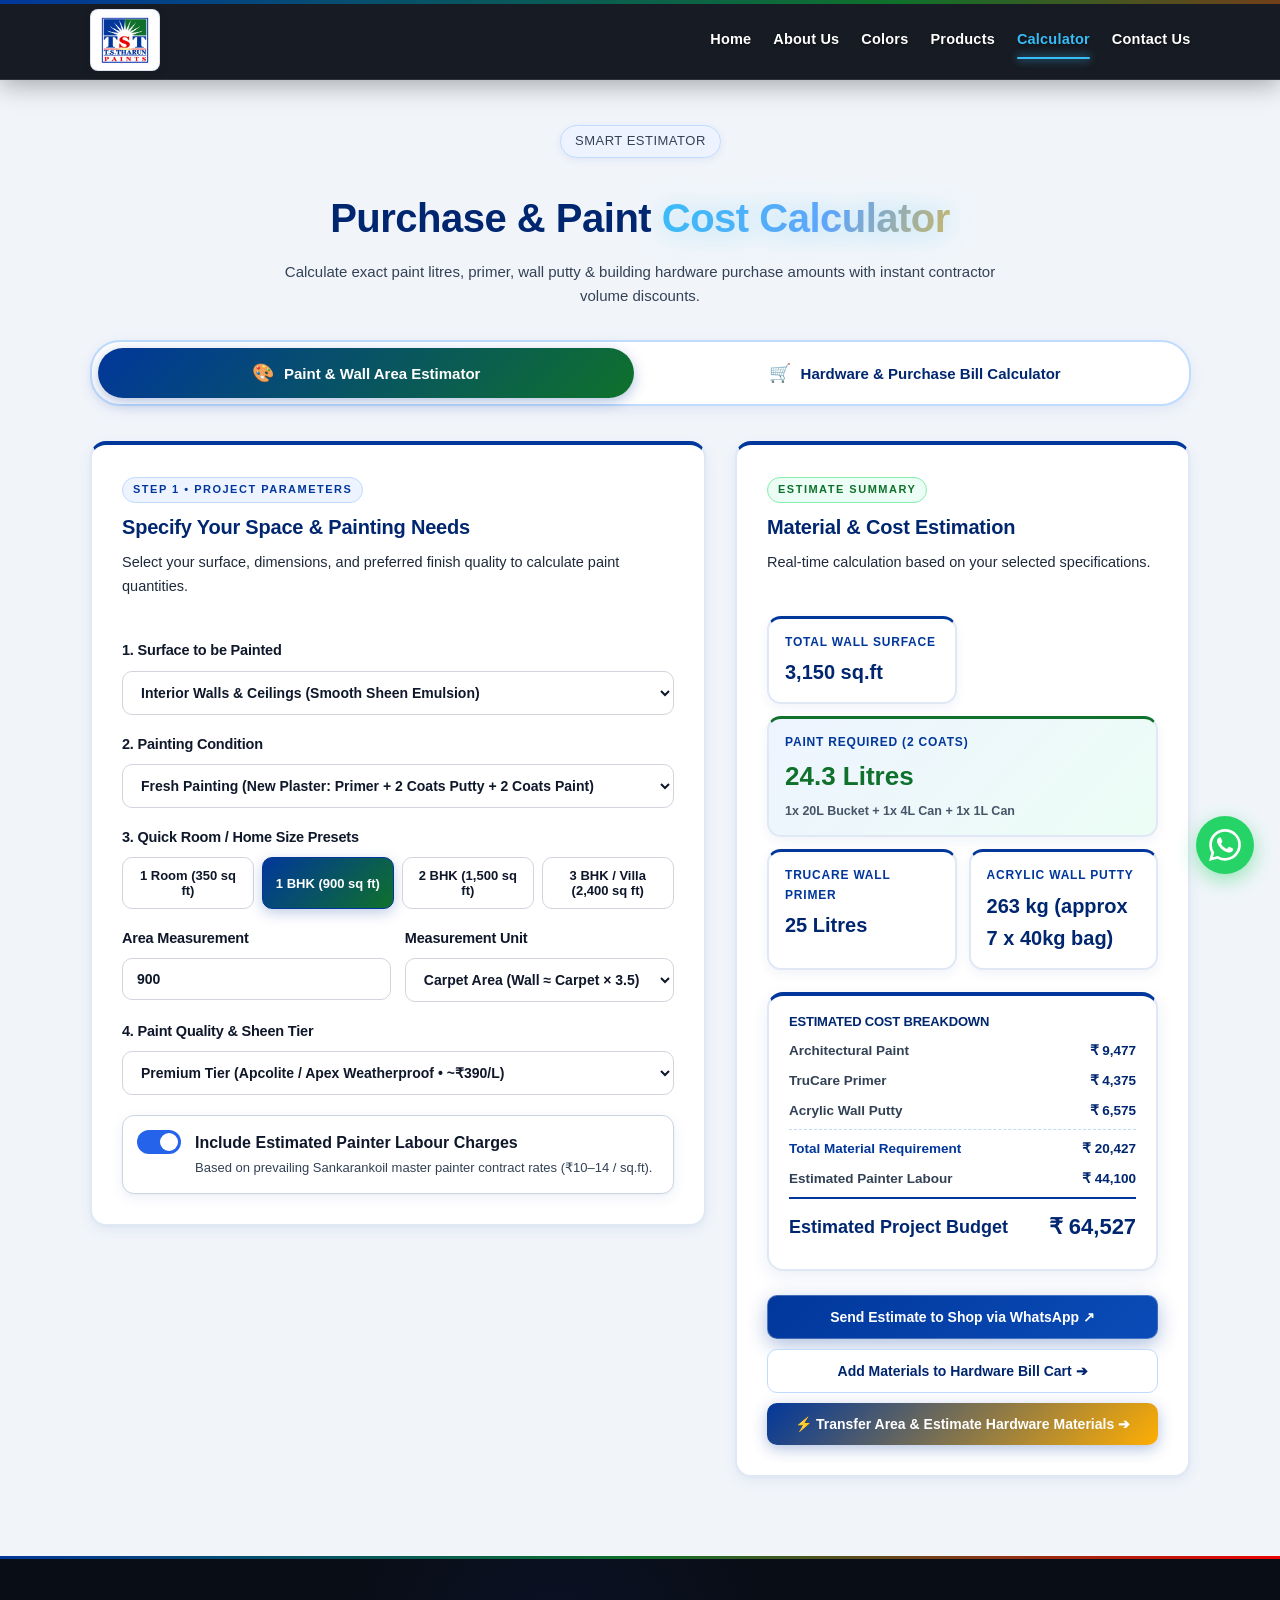
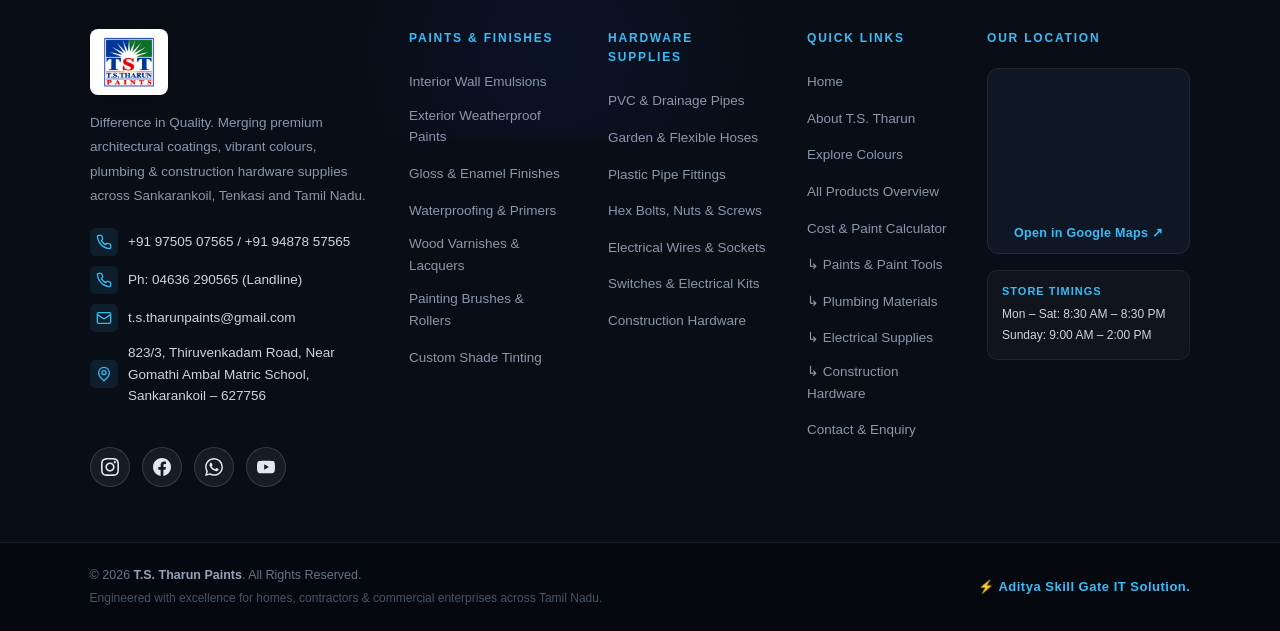
<file: calculator.html>
<!DOCTYPE html>
<html lang="en">
<head>
    <meta charset="UTF-8">
    <meta name="viewport" content="width=device-width, initial-scale=1.0">
    <title>Purchase Cost &amp; Paint Calculator | T.S. Tharun Paints Sankarankoil</title>
    <meta name="description" content="Calculate paint liters, wall putty, primers, and total purchase bill for paints, plumbing pipes, electrical wires & hardware supplies at T.S. Tharun Paints Sankarankoil.">
    <link rel="icon" type="image/png" href="images/favicon.png">
    <link rel="shortcut icon" href="favicon.ico" type="image/x-icon">
    <link rel="stylesheet" href="style.css?v=6">
</head>
<body>

    <!-- Header Navigation -->
    <header class="inner-header">
        <a href="index.html" class="logo" aria-label="TS Tharun Paints">
            <span class="nav-logo-badge">
                <img src="images/logo.png" alt="TS Tharun Paints" class="site-logo">
            </span>
        </a>

        <nav>
            <a href="index.html">Home</a>
            <a href="about.html">About Us</a>
            <a href="colors.html">Colors</a>
            <a href="products.html">Products</a>
            <a href="calculator.html" class="active">Calculator</a>
            <a href="contact.html">Contact Us</a>
        </nav>
    </header>

    <!-- Main Calculator Section -->
    <section class="calc-section">
        <div class="calc-container">

                        <!-- Calculator Compact Title Header -->
            <div style="text-align: center; max-width: 760px; margin: 0 auto 32px;">
                <p class="about-tag" style="display: inline-block;">SMART ESTIMATOR</p>
                <h1 style="color: #04326e; font-size: clamp(28px, 3.8vw, 40px); font-weight: 800; margin: 10px 0 10px; letter-spacing: -0.5px;">
                    Purchase &amp; Paint <span class="gradient-text-motion">Cost Calculator</span>
                </h1>
                <p style="color: #64748b; font-size: 15px; margin: 0; line-height: 1.6;">
                    Calculate exact paint litres, primer, wall putty &amp; building hardware purchase amounts with instant contractor volume discounts.
                </p>
            </div>

            <!-- Mode Selector Tabs -->
            <div class="calc-tabs-wrapper">
                <button type="button" class="calc-tab-btn active" data-target="panel-paint">
                    <span class="tab-icon">🎨</span>
                    <span>Paint &amp; Wall Area Estimator</span>
                </button>
                <button type="button" class="calc-tab-btn" data-target="panel-hardware">
                    <span class="tab-icon">🛒</span>
                    <span>Hardware &amp; Purchase Bill Calculator</span>
                </button>
            </div>

            <!-- ============================================== -->
            <!-- TAB 1: PAINT & WALL AREA ESTIMATOR -->
            <!-- ============================================== -->
            <div class="calc-panel active" id="panel-paint">
                <div class="calc-grid">

                    <!-- Inputs Card -->
                    <div class="calc-card">
                        <div class="calc-card-header">
                            <span class="calc-step-badge">STEP 1 &bull; PROJECT PARAMETERS</span>
                            <h3>Specify Your Space &amp; Painting Needs</h3>
                            <p>Select your surface, dimensions, and preferred finish quality to calculate paint quantities.</p>
                        </div>

                        <div class="calc-form-group">
                            <label for="paintSurfaceType">1. Surface to be Painted</label>
                            <select id="paintSurfaceType" class="calc-input">
                                <option value="interior" selected>Interior Walls &amp; Ceilings (Smooth Sheen Emulsion)</option>
                                <option value="exterior">Exterior Facade &amp; Boundary Walls (Weatherproof Shield)</option>
                                <option value="enamel">Wood Trim, Doors &amp; Metal Grills (Synthetic Gloss Enamel)</option>
                                <option value="waterproof">Terrace Roof &amp; Bathroom Waterproofing Barrier</option>
                            </select>
                        </div>

                        <div class="calc-form-group">
                            <label for="paintProjectType">2. Painting Condition</label>
                            <select id="paintProjectType" class="calc-input">
                                <option value="fresh" selected>Fresh Painting (New Plaster: Primer + 2 Coats Putty + 2 Coats Paint)</option>
                                <option value="repaint">Repainting Existing Walls (Touch-up Primer + 2 Coats Paint)</option>
                            </select>
                        </div>

                        <div class="calc-form-group">
                            <label>3. Quick Room / Home Size Presets</label>
                            <div class="preset-buttons-grid">
                                <button type="button" class="preset-btn" data-area="350">1 Room (350 sq ft)</button>
                                <button type="button" class="preset-btn active" data-area="900">1 BHK (900 sq ft)</button>
                                <button type="button" class="preset-btn" data-area="1500">2 BHK (1,500 sq ft)</button>
                                <button type="button" class="preset-btn" data-area="2400">3 BHK / Villa (2,400 sq ft)</button>
                            </div>
                        </div>

                        <div class="calc-form-group">
                            <div class="input-with-select-row">
                                <div style="flex: 2;">
                                    <label for="paintAreaInput">Area Measurement</label>
                                    <input type="number" id="paintAreaInput" class="calc-input" value="900" min="50" max="50000" step="50">
                                </div>
                                <div style="flex: 2;">
                                    <label for="paintAreaType">Measurement Unit</label>
                                    <select id="paintAreaType" class="calc-input">
                                        <option value="carpet" selected>Carpet Area (Wall &asymp; Carpet &times; 3.5)</option>
                                        <option value="wall">Exact Wall Surface Area</option>
                                    </select>
                                </div>
                            </div>
                        </div>

                        <div class="calc-form-group">
                            <label for="paintQualityTier">4. Paint Quality &amp; Sheen Tier</label>
                            <select id="paintQualityTier" class="calc-input">
                                <option value="luxury">Luxury Tier (Royale Luxury Sheen / Ultima Protek &bull; ~₹580/L)</option>
                                <option value="premium" selected>Premium Tier (Apcolite / Apex Weatherproof &bull; ~₹390/L)</option>
                                <option value="economy">Economy Tier (Tractor Emulsion / Distemper &bull; ~₹180/L)</option>
                            </select>
                        </div>

                        <div class="calc-checkbox-group">
                            <label class="toggle-switch">
                                <input type="checkbox" id="paintIncludeLabor" checked>
                                <span class="slider"></span>
                            </label>
                            <div>
                                <strong>Include Estimated Painter Labour Charges</strong>
                                <p style="margin: 2px 0 0; font-size: 13px; color: #475569;">Based on prevailing Sankarankoil master painter contract rates (₹10–14 / sq.ft).</p>
                            </div>
                        </div>
                    </div>

                    <!-- Output Results Card -->
                    <div class="calc-card results-card">
                        <div class="calc-card-header">
                            <span class="calc-step-badge highlight-badge">ESTIMATE SUMMARY</span>
                            <h3>Material &amp; Cost Estimation</h3>
                            <p>Real-time calculation based on your selected specifications.</p>
                        </div>

                        <div class="result-metric-grid">
                            <div class="metric-box">
                                <span class="metric-label">Total Wall Surface</span>
                                <span class="metric-val" id="outWallArea">3,150 sq.ft</span>
                            </div>
                            <div class="metric-box accent-box">
                                <span class="metric-label">Paint Required (2 Coats)</span>
                                <span class="metric-val" id="outPaintLiters">24.3 Litres</span>
                                <span class="metric-sub" id="outPaintPackaging">1x 20L Bucket + 1x 4L Can + 1x 1L Can</span>
                            </div>
                            <div class="metric-box">
                                <span class="metric-label">TruCare Wall Primer</span>
                                <span class="metric-val" id="outPrimerLiters">25 Litres</span>
                            </div>
                            <div class="metric-box">
                                <span class="metric-label">Acrylic Wall Putty</span>
                                <span class="metric-val" id="outPuttyKg">263 kg (7 bags)</span>
                            </div>
                        </div>

                        <div class="cost-breakdown-panel">
                            <h4>Estimated Cost Breakdown</h4>
                            <div class="cost-line">
                                <span>Architectural Paint</span>
                                <strong id="outPaintCost">₹ 9,477</strong>
                            </div>
                            <div class="cost-line">
                                <span>TruCare Primer</span>
                                <strong id="outPrimerCost">₹ 4,375</strong>
                            </div>
                            <div class="cost-line">
                                <span>Acrylic Wall Putty</span>
                                <strong id="outPuttyCost">₹ 6,575</strong>
                            </div>
                            <div class="cost-line subtotal-line">
                                <span>Total Material Requirement</span>
                                <strong id="outMaterialTotal">₹ 20,427</strong>
                            </div>
                            <div class="cost-line">
                                <span>Estimated Painter Labour</span>
                                <strong id="outLaborTotal">₹ 44,100</strong>
                            </div>
                            <div class="cost-line grand-total-line">
                                <span>Estimated Project Budget</span>
                                <strong class="grand-total-val" id="outGrandTotal">₹ 64,527</strong>
                            </div>
                        </div>

                        <div class="calc-actions-grid">
                            <button type="button" class="calc-btn primary-calc-btn" id="sharePaintWaBtn">
                                <span>Send Estimate to Shop via WhatsApp ↗</span>
                            </button>
                            <button type="button" class="calc-btn secondary-calc-btn" id="transferToCartBtn">
                                <span>Add Materials to Hardware Bill Cart ➔</span>
                            </button>
                            <button type="button" class="calc-btn hardware-bridge-btn" id="transferAreaToHardwareBtn">
                                <span>⚡ Transfer Area &amp; Estimate Hardware Materials ➔</span>
                            </button>
                        </div>
                    </div>

                </div>
            </div>

            <!-- ============================================== -->
            <!-- TAB 2: HARDWARE & MULTI-ITEM BILL CALCULATOR -->
            <!-- ============================================== -->
            <div class="calc-panel" id="panel-hardware">
                
                <!-- 1. Automatic Hardware Material & Cost Estimator Card -->
                <div class="calc-card hw-estimator-card" id="hwAutoEstimatorCard" style="margin-bottom: 28px;">
                    <div class="calc-card-header flex-header">
                        <div>
                            <span class="calc-step-badge highlight-badge">AUTOMATIC ESTIMATOR &bull; AREA BASED</span>
                            <h3>Whole-House Hardware, Electrical &amp; Plumbing Estimator</h3>
                            <p>Automatically estimate wires, conduit pipes, switches, CPVC &amp; PVC pipes, screws, anchors, tile adhesive &amp; waterproofing from total area.</p>
                        </div>
                        <button type="button" class="sync-paint-btn" id="hwSyncPaintAreaBtn" title="Sync project area from Paint Estimator">
                            <span class="sync-icon">🔄</span>
                            <span class="sync-text">Sync from Paint Estimator</span>
                            <span class="sync-area-badge" id="hwSyncAreaBadge">900 sq.ft</span>
                        </button>
                    </div>

                    <div class="hw-input-grid">
                        <!-- Project Area Input & Presets -->
                        <div class="calc-form-group">
                            <label for="hwAreaInput">1. Total Project / Floor Area (sq. ft.) <span class="required-star">*</span></label>
                            <div class="input-with-action">
                                <input type="number" id="hwAreaInput" class="calc-input" value="900" min="50" max="50000" step="25" placeholder="e.g. 900">
                                <span class="input-suffix">sq.ft</span>
                            </div>
                            <div class="preset-buttons-grid hw-presets-grid" style="margin-top: 10px;">
                                <button type="button" class="preset-btn hw-preset-btn" data-hw-area="350">1 Room (350 sq ft)</button>
                                <button type="button" class="preset-btn hw-preset-btn active" data-hw-area="900">1 BHK (900 sq ft)</button>
                                <button type="button" class="preset-btn hw-preset-btn" data-hw-area="1500">2 BHK (1,500 sq ft)</button>
                                <button type="button" class="preset-btn hw-preset-btn" data-hw-area="2400">3 BHK / Villa (2,400 sq ft)</button>
                            </div>
                        </div>

                        <!-- Core Architectural Parameters Grid -->
                        <div class="calc-form-group">
                            <label>2. Architectural &amp; Fixture Parameters (Auto-Configured / Editable)</label>
                            <div class="hw-parameters-row">
                                <div class="param-box">
                                    <label for="hwRoomsInput">Number of Rooms</label>
                                    <div class="param-input-wrap">
                                        <button type="button" class="param-step-btn" data-step="-1" data-target="hwRoomsInput">−</button>
                                        <input type="number" id="hwRoomsInput" class="calc-input param-input" value="2" min="1" max="50">
                                        <button type="button" class="param-step-btn" data-step="1" data-target="hwRoomsInput">+</button>
                                    </div>
                                    <span class="param-hint">Hall, Bedrooms, Kitchen</span>
                                </div>

                                <div class="param-box">
                                    <label for="hwElecPointsInput">Electrical Points</label>
                                    <div class="param-input-wrap">
                                        <button type="button" class="param-step-btn" data-step="-2" data-target="hwElecPointsInput">−</button>
                                        <input type="number" id="hwElecPointsInput" class="calc-input param-input" value="28" min="2" max="500">
                                        <button type="button" class="param-step-btn" data-step="2" data-target="hwElecPointsInput">+</button>
                                    </div>
                                    <span class="param-hint">~1 point per 30–35 sq.ft</span>
                                </div>

                                <div class="param-box">
                                    <label for="hwSwitchesInput">Switches &amp; Sockets</label>
                                    <div class="param-input-wrap">
                                        <button type="button" class="param-step-btn" data-step="-2" data-target="hwSwitchesInput">−</button>
                                        <input type="number" id="hwSwitchesInput" class="calc-input param-input" value="35" min="2" max="600">
                                        <button type="button" class="param-step-btn" data-step="2" data-target="hwSwitchesInput">+</button>
                                    </div>
                                    <span class="param-hint">Lighting + Power Sockets</span>
                                </div>

                                <div class="param-box">
                                    <label for="hwPlumbFixturesInput">Plumbing Fixtures</label>
                                    <div class="param-input-wrap">
                                        <button type="button" class="param-step-btn" data-step="-1" data-target="hwPlumbFixturesInput">−</button>
                                        <input type="number" id="hwPlumbFixturesInput" class="calc-input param-input" value="3" min="1" max="30">
                                        <button type="button" class="param-step-btn" data-step="1" data-target="hwPlumbFixturesInput">+</button>
                                    </div>
                                    <span class="param-hint">Bathrooms, Kitchen, Utility</span>
                                </div>
                            </div>
                        </div>

                        <!-- Advanced Routing & Wastage Settings Collapsible -->
                        <details class="hw-advanced-settings">
                            <summary class="hw-advanced-summary">
                                <span>⚙️ Optional Wiring &amp; Plumbing Route Lengths / Wastage Buffer</span>
                                <span class="summary-arrow">▼</span>
                            </summary>
                            <div class="hw-advanced-grid">
                                <div class="calc-form-group">
                                    <label for="hwWireRouteInput">Avg Wiring Route per Point (metres)</label>
                                    <input type="number" id="hwWireRouteInput" class="calc-input" value="12" min="5" max="50" step="1">
                                    <span class="field-help">Standard residential concealed route: 10–14m</span>
                                </div>
                                <div class="calc-form-group">
                                    <label for="hwPlumbRouteInput">Avg Plumbing Route per Fixture (metres)</label>
                                    <input type="number" id="hwPlumbRouteInput" class="calc-input" value="15" min="5" max="60" step="1">
                                    <span class="field-help">Supply &amp; drainage run from tank/drain: 12–18m</span>
                                </div>
                                <div class="calc-form-group">
                                    <label for="hwWastageInput">Material Wastage Allowance (%)</label>
                                    <select id="hwWastageInput" class="calc-input">
                                        <option value="0.05">5% (Tight budget / Straight runs)</option>
                                        <option value="0.10" selected>10% (Standard CPWD Residential Recommended)</option>
                                        <option value="0.15">15% (Multi-floor / Complex architectural cuts)</option>
                                    </select>
                                </div>
                                <div class="calc-form-group">
                                    <label for="hwTileAreaInput">Tiled Surface Area (sq. ft.)</label>
                                    <input type="number" id="hwTileAreaInput" class="calc-input" value="900" min="0" max="50000" step="25">
                                    <span class="field-help">Floor &amp; wet area tiling surface</span>
                                </div>
                            </div>
                        </details>

                        <!-- Action Buttons -->
                        <div class="hw-calc-btn-row">
                            <button type="button" class="calc-btn primary-calc-btn hw-primary-btn" id="hwCalculateBtn">
                                <span>⚡ Calculate Hardware Requirements</span>
                            </button>
                            <button type="button" class="calc-btn secondary-calc-btn" id="hwResetParamsBtn" style="max-width: 180px;">
                                <span>↺ Reset Norms</span>
                            </button>
                        </div>

                        <!-- Assumptions & Disclaimer Notice -->
                        <div class="hw-disclaimer-notice">
                            <div class="disclaimer-icon">ℹ️</div>
                            <div class="disclaimer-content">
                                <strong>Preliminary Residential Norms Notice:</strong>
                                <p>Quantities are calculated using standard Indian residential construction benchmarks (CPWD / NBC standards) with a configurable wastage allowance. Electrical wiring accounts for lighting circuits, general sockets, and heavy appliance power loops; plumbing covers hot/cold supply and wastewater gravity drainage. <em>Actual requirements depend on structural layout, ceiling height, and concealed conduit routes. We recommend verification by a licensed electrician or plumber before purchasing.</em></p>
                            </div>
                        </div>
                    </div>

                    <!-- Estimated Materials Output Section (Dynamic Table & Category Filters) -->
                    <div id="hwEstimateResultsSection" class="hw-results-section" style="display: none; margin-top: 24px;">
                        <div class="hw-results-header">
                            <div>
                                <h4 style="margin: 0; color: #012670; font-size: 17px; font-weight: 800;">
                                    📋 Estimated Material Requirements Breakdown
                                </h4>
                                <p style="margin: 3px 0 0; color: #475569; font-size: 13px;">
                                    Review, edit quantities or unit prices, and select materials to transfer into your Purchase Bill.
                                </p>
                            </div>
                            <div class="hw-results-actions">
                                <button type="button" class="mini-text-btn" id="hwSelectAllBtn">Select All</button>
                                <button type="button" class="mini-text-btn" id="hwDeselectAllBtn">Deselect All</button>
                            </div>
                        </div>

                        <!-- Category Summary Tabs -->
                        <div class="hw-cat-chips-row">
                            <button type="button" class="hw-cat-chip active" data-cat="all">All Materials (<span id="countAll">0</span>)</button>
                            <button type="button" class="hw-cat-chip" data-cat="Electrical">⚡ Electrical (<span id="countElec">0</span>)</button>
                            <button type="button" class="hw-cat-chip" data-cat="Plumbing">🚰 Plumbing (<span id="countPlumb">0</span>)</button>
                            <button type="button" class="hw-cat-chip" data-cat="Hardware">🔩 Hardware (<span id="countHw">0</span>)</button>
                            <button type="button" class="hw-cat-chip" data-cat="Construction">🧱 Construction (<span id="countConst">0</span>)</button>
                        </div>

                        <!-- Materials Table -->
                        <div class="cart-table-wrapper" style="margin-top: 14px;">
                            <table class="cart-table hw-estimate-table">
                                <thead>
                                    <tr>
                                        <th style="width: 40px; text-align: center;">Inc</th>
                                        <th>Product / Material Name</th>
                                        <th>Category</th>
                                        <th>Unit</th>
                                        <th style="width: 120px;">Unit Price (₹)</th>
                                        <th style="width: 140px;">Est. Quantity</th>
                                        <th style="text-align: right; width: 120px;">Line Total</th>
                                    </tr>
                                </thead>
                                <tbody id="hwEstimateTableBody"></tbody>
                            </table>
                        </div>

                        <!-- Category Totals & Transfer Bar -->
                        <div class="hw-transfer-bar">
                            <div class="hw-totals-summary">
                                <div class="hw-tot-item">
                                    <span>Selected Items:</span>
                                    <strong id="hwSelectedItemsCount">0 items</strong>
                                </div>
                                <div class="hw-tot-item highlight-total">
                                    <span>Estimated Material Total:</span>
                                    <strong id="hwSelectedMaterialTotal">₹ 0</strong>
                                </div>
                            </div>
                            <div class="hw-transfer-actions">
                                <button type="button" class="calc-btn primary-calc-btn" id="hwAddEstimatedToBillBtn">
                                    <span style="font-size: 15px;">🛒 Add Estimated Materials to Bill ➔</span>
                                </button>
                            </div>
                        </div>
                    </div>
                </div>

                <!-- Add Items Control Bar -->
                <div class="calc-card" style="margin-bottom: 24px;">
                    <div class="calc-card-header">
                        <span class="calc-step-badge">ITEM SELECTOR &bull; HARDWARE &amp; PAINTS</span>
                        <h3>Add Items to Your Purchase Estimate</h3>
                        <p>Pick from our genuine store catalog or type custom construction hardware items.</p>
                    </div>

                    <div class="add-item-controls-row">
                        <div class="control-col" style="flex: 1.5;">
                            <label for="hwCatFilter">Category Filter</label>
                            <select id="hwCatFilter" class="calc-input">
                                <option value="all" selected>All Categories (30+ Items)</option>
                                <option value="Paints">Paints, Primers &amp; Putty</option>
                                <option value="Tools">Painting Tools &amp; Rollers</option>
                                <option value="Plumbing">Plumbing Pipes &amp; Valves</option>
                                <option value="Electrical">Electrical Wires &amp; Switchgear</option>
                                <option value="Hardware">Construction Fasteners &amp; Tools</option>
                            </select>
                        </div>

                        <div class="control-col" style="flex: 3;">
                            <label for="hwItemSelect">Select Store Product</label>
                            <select id="hwItemSelect" class="calc-input"></select>
                        </div>

                        <div class="control-col" style="flex: 1;">
                            <label for="hwQtyInput">Quantity</label>
                            <input type="number" id="hwQtyInput" class="calc-input" value="1" min="1" max="1000">
                        </div>

                        <div class="control-col btn-col" style="flex: 1.2;">
                            <button type="button" class="calc-btn primary-calc-btn" id="hwAddItemBtn">
                                <span>➕ Add to Bill</span>
                            </button>
                        </div>
                    </div>

                    <!-- Add Custom Custom Item Toggle -->
                    <div class="custom-item-accordion">
                        <details>
                            <summary style="cursor: pointer; color: #01379b; font-size: 13.5px; font-weight: 700; padding-top: 10px;">
                                ➕ Can't find an item? Add a custom hardware item / rate &rarr;
                            </summary>
                            <div class="custom-item-inputs" style="margin-top: 14px; display: flex; gap: 12px; flex-wrap: wrap;">
                                <input type="text" id="hwCustomName" class="calc-input" placeholder="Custom item name (e.g. 3/4 inch brass nozzle)" style="flex: 3; min-width: 200px;">
                                <input type="number" id="hwCustomPrice" class="calc-input" placeholder="Unit Price (₹)" style="flex: 1; min-width: 120px;">
                                <button type="button" class="calc-btn secondary-calc-btn" id="hwAddCustomBtn" style="flex: 1;">
                                    <span>Add Custom Item</span>
                                </button>
                            </div>
                        </details>
                    </div>
                </div>

                <!-- Live Volume Discount Notification Bar -->
                <div id="discountHintNotice" class="discount-hint-bar unlocked-none">
                    💡 Add items to your cart to calculate purchase total and unlock bulk contractor discounts!
                </div>

                <!-- Cart Table & Receipt Breakdown Grid -->
                <div class="bill-cart-grid">
                    
                    <!-- Left: Table of Added Items -->
                    <div class="calc-card table-card">
                        <div class="calc-card-header flex-header">
                            <div>
                                <h3>Itemized Purchase Bill</h3>
                                <span class="badge-count" id="cartItemCount">0 items</span>
                            </div>
                            <button type="button" class="text-danger-btn" id="hwClearCartBtn">Clear All</button>
                        </div>

                        <div id="cartEmptyNotice" class="cart-empty-message">
                            <span class="empty-icon">🛒</span>
                            <h4>Your bill is currently empty</h4>
                            <p>Select products from the catalog above or transfer calculated paint materials from Tab 1 to see your detailed cost estimate.</p>
                        </div>

                        <div class="cart-table-wrapper">
                            <table class="cart-table">
                                <thead>
                                    <tr>
                                        <th>Product / Material Name</th>
                                        <th>Unit</th>
                                        <th>Unit Price</th>
                                        <th>Qty</th>
                                        <th>Line Total</th>
                                        <th></th>
                                    </tr>
                                </thead>
                                <tbody id="cartTableBody"></tbody>
                            </table>
                        </div>
                    </div>

                    <!-- Right: Invoice Financial Summary -->
                    <div class="calc-card summary-card">
                        <div class="calc-card-header">
                            <span class="calc-step-badge highlight-badge">BILL SUMMARY</span>
                            <h3>Estimated Order Total</h3>
                        </div>

                        <div class="summary-line">
                            <span>Gross Subtotal</span>
                            <strong id="cartSubtotal">₹ 0</strong>
                        </div>

                        <div class="summary-line discount-line">
                            <span>Contractor Discount</span>
                            <strong id="cartDiscount" style="color: #22c55e;">₹ 0</strong>
                        </div>

                        <div class="summary-line">
                            <div style="display: flex; align-items: center; gap: 8px;">
                                <span>GST (18%)</span>
                                <label class="mini-toggle" title="Toggle GST calculation">
                                    <input type="checkbox" id="hwGstToggle" checked>
                                    <span class="mini-slider"></span>
                                </label>
                            </div>
                            <strong id="cartGst">₹ 0</strong>
                        </div>

                        <div class="summary-total-box">
                            <span class="total-label">Estimated Payable Total</span>
                            <span class="total-amount" id="cartGrandTotal">₹ 0</span>
                            <span class="total-caption">Subject to live stock &amp; in-store confirmation</span>
                        </div>

                        <div class="summary-actions">
                            <button type="button" class="calc-btn primary-calc-btn" id="hwShareBillWaBtn">
                                <span>Send Order to Shop on WhatsApp ↗</span>
                            </button>
                            <button type="button" class="calc-btn secondary-calc-btn" id="hwPrintBillBtn">
                                <span>🖨️ Print / Save Estimate</span>
                            </button>
                        </div>

                        <div class="shop-policy-notice">
                            <div class="policy-item">
                                <span class="p-icon">✓</span>
                                <span>100% Genuine ISI / Authorised Paint Products</span>
                            </div>
                            <div class="policy-item">
                                <span class="p-icon">✓</span>
                                <span>Instant WhatsApp Confirmation with Manager</span>
                            </div>
                            <div class="policy-item">
                                <span class="p-icon">✓</span>
                                <span>Vehicle Dispatch across Sankarankoil &amp; Tenkasi</span>
                            </div>
                        </div>
                    </div>

                </div>

            </div>

        </div>
    </section>

    <!-- Footer -->
    <footer class="site-footer">
        <div class="footer-top">

            <div class="footer-brand">
                <a href="index.html" class="footer-logo" aria-label="TS Tharun Paints">
                    <div class="footer-logo-badge">
                        <img src="images/logo.png" alt="TS Tharun Paints" class="footer-logo-img">
                    </div>
                </a>
                <p class="footer-tagline">
                    Difference in Quality. Merging premium architectural coatings, vibrant colours, plumbing &amp; construction hardware supplies across Sankarankoil, Tenkasi and Tamil Nadu.
                </p>
                            <div class="footer-contact-direct">
                <a href="tel:+919750507565" class="direct-contact-item">
                    <span class="direct-contact-icon">
                        <svg viewBox="0 0 24 24" fill="none" stroke="currentColor" stroke-width="2" width="16" height="16"><path d="M22 16.92v3a2 2 0 0 1-2.18 2 19.79 19.79 0 0 1-8.63-3.07 19.5 19.5 0 0 1-6-6 19.79 19.79 0 0 1-3.07-8.67A2 2 0 0 1 4.11 2h3a2 2 0 0 1 2 1.72 12.84 12.84 0 0 0 .7 2.81 2 2 0 0 1-.45 2.11L8.09 9.91a16 16 0 0 0 6 6l1.27-1.27a2 2 0 0 1 2.11-.45 12.84 12.84 0 0 0 2.81.7A2 2 0 0 1 22 16.92z"></path></svg>
                    </span>
                    <span>+91 97505 07565 / +91 94878 57565</span>
                </a>
                <a href="tel:04636290565" class="direct-contact-item">
                    <span class="direct-contact-icon">
                        <svg viewBox="0 0 24 24" fill="none" stroke="currentColor" stroke-width="2" width="16" height="16"><path d="M22 16.92v3a2 2 0 0 1-2.18 2 19.79 19.79 0 0 1-8.63-3.07 19.5 19.5 0 0 1-6-6 19.79 19.79 0 0 1-3.07-8.67A2 2 0 0 1 4.11 2h3a2 2 0 0 1 2 1.72 12.84 12.84 0 0 0 .7 2.81 2 2 0 0 1-.45 2.11L8.09 9.91a16 16 0 0 0 6 6l1.27-1.27a2 2 0 0 1 2.11-.45 12.84 12.84 0 0 0 2.81.7A2 2 0 0 1 22 16.92z"></path></svg>
                    </span>
                    <span>Ph: 04636 290565 (Landline)</span>
                </a>
                <a href="mailto:t.s.tharunpaints@gmail.com" class="direct-contact-item">
                    <span class="direct-contact-icon">
                        <svg viewBox="0 0 24 24" fill="none" stroke="currentColor" stroke-width="2" width="16" height="16"><rect width="20" height="16" x="2" y="4" rx="2"></rect><path d="m22 7-8.97 5.7a1.94 1.94 0 0 1-2.06 0L2 7"></path></svg>
                    </span>
                    <span>t.s.tharunpaints@gmail.com</span>
                </a>
                <div class="direct-contact-item">
                    <span class="direct-contact-icon">
                        <svg viewBox="0 0 24 24" fill="none" stroke="currentColor" stroke-width="2" width="16" height="16"><path d="M20 10c0 6-8 12-8 12s-8-6-8-12a8 8 0 0 1 16 0Z"></path><circle cx="12" cy="10" r="3"></circle></svg>
                    </span>
                    <span>823/3, Thiruvenkadam Road, Near Gomathi Ambal Matric School, Sankarankoil &ndash; 627756</span>
                </div>
            </div>
<div class="footer-socials">
                <a href="https://instagram.com" target="_blank" rel="noopener" aria-label="Instagram" class="social-icon social-insta" title="Instagram">
                    <svg viewBox="0 0 24 24" fill="currentColor" width="18" height="18"><path d="M12 2.163c3.204 0 3.584.012 4.85.07 3.252.148 4.771 1.691 4.919 4.919.058 1.265.069 1.645.069 4.849 0 3.205-.012 3.584-.069 4.849-.149 3.225-1.664 4.771-4.919 4.919-1.266.058-1.644.07-4.85.07-3.204 0-3.584-.012-4.849-.07-3.26-.149-4.771-1.699-4.919-4.92-.058-1.265-.07-1.644-.07-4.849 0-3.204.013-3.583.07-4.849.149-3.227 1.664-4.771 4.919-4.919 1.266-.057 1.645-.069 4.849-.069zm0-2.163c-3.259 0-3.667.014-4.947.072-4.358.2-6.78 2.618-6.98 6.98-.059 1.281-.073 1.689-.073 4.948 0 3.259.014 3.668.072 4.948.2 4.358 2.618 6.78 6.98 6.98 1.281.058 1.689.072 4.948.072 3.259 0 3.668-.014 4.948-.072 4.354-.2 6.782-2.618 6.979-6.98.059-1.28.073-1.689.073-4.948 0-3.259-.014-3.667-.072-4.947-.196-4.354-2.617-6.78-6.979-6.98-1.281-.059-1.69-.073-4.949-.073zm0 5.838c-3.403 0-6.162 2.759-6.162 6.162s2.759 6.163 6.162 6.163 6.162-2.759 6.162-6.163c0-3.403-2.759-6.162-6.162-6.162zm0 10.162c-2.209 0-4-1.79-4-4 0-2.209 1.791-4 4-4s4 1.791 4 4c0 2.21-1.791 4-4 4zm6.406-11.845c-.796 0-1.441.645-1.441 1.44s.645 1.44 1.441 1.44c.795 0 1.439-.645 1.439-1.44s-.644-1.44-1.439-1.44z"/></svg>
                </a>
                <a href="https://facebook.com" target="_blank" rel="noopener" aria-label="Facebook" class="social-icon social-facebook" title="Facebook">
                    <svg viewBox="0 0 24 24" fill="currentColor" width="18" height="18"><path d="M24 12.073c0-6.627-5.373-12-12-12s-12 5.373-12 12c0 5.99 4.388 10.954 10.125 11.854v-8.385H7.078v-3.47h3.047V9.43c0-3.007 1.792-4.669 4.533-4.669 1.312 0 2.686.235 2.686.235v2.953H15.83c-1.491 0-1.956.925-1.956 1.874v2.25h3.328l-.532 3.47h-2.796v8.385C19.612 23.027 24 18.062 24 12.073z"/></svg>
                </a>
                <a href="https://wa.me/919750507565" target="_blank" rel="noopener" aria-label="WhatsApp" class="social-icon social-whatsapp" title="WhatsApp">
                    <svg viewBox="0 0 24 24" fill="currentColor" width="18" height="18"><path d="M17.472 14.382c-.297-.149-1.758-.867-2.03-.967-.273-.099-.471-.148-.67.15-.197.297-.767.966-.94 1.164-.173.199-.347.223-.644.075-.297-.15-1.255-.463-2.39-1.475-.883-.788-1.48-1.761-1.653-2.059-.173-.297-.018-.458.13-.606.134-.133.298-.347.446-.52.149-.174.198-.298.298-.497.099-.198.05-.371-.025-.52-.075-.149-.669-1.612-.916-2.207-.242-.579-.487-.5-.669-.51-.173-.008-.371-.01-.57-.01-.198 0-.52.074-.792.372-.272.297-1.04 1.016-1.04 2.479 0 1.462 1.065 2.875 1.213 3.074.149.198 2.096 3.2 5.077 4.487.709.306 1.262.489 1.694.625.712.227 1.36.195 1.871.118.571-.085 1.758-.719 2.006-1.413.248-.694.248-1.289.173-1.413-.074-.124-.272-.198-.57-.347m-5.421 7.403h-.004a9.87 9.87 0 0 1-5.031-1.378l-.361-.214-3.741.982.998-3.648-.235-.374a9.86 9.86 0 0 1-1.51-5.26c.001-5.45 4.436-9.884 9.888-9.884 2.64 0 5.122 1.03 6.988 2.898a9.825 9.825 0 0 1 2.893 6.994c-.003 5.45-4.437 9.884-9.885 9.884m8.413-18.297A11.815 11.815 0 0 0 12.05 0C5.495 0 .16 5.335.157 11.892c0 2.096.547 4.142 1.588 5.945L.057 24l6.305-1.654a11.882 11.882 0 0 0 5.683 1.448h.005c6.554 0 11.89-5.335 11.893-11.893a11.821 11.821 0 0 0-3.48-8.413Z"/></svg>
                </a>
                <a href="https://youtube.com" target="_blank" rel="noopener" aria-label="YouTube" class="social-icon social-youtube" title="YouTube">
                    <svg viewBox="0 0 24 24" fill="currentColor" width="18" height="18"><path d="M23.498 6.186a3.016 3.016 0 0 0-2.122-2.136C19.505 3.545 12 3.545 12 3.545s-7.505 0-9.377.505A3.017 3.017 0 0 0 .502 6.186C0 8.07 0 12 0 12s0 3.93.502 5.814a3.016 3.016 0 0 0 2.122 2.136c1.871.505 9.376.505 9.376.505s7.505 0 9.377-.505a3.015 3.015 0 0 0 2.122-2.136C24 15.93 24 12 24 12s0-3.93-.502-5.814zM9.545 15.568V8.432L15.818 12l-6.273 3.568z"/></svg>
                </a>
            </div>
            </div>

            <!-- Paints & Finishes -->
            <div class="footer-col">
                <h4 class="footer-col-title">Paints &amp; Finishes</h4>
                <ul class="footer-links">
                    <li><a href="paints.html#paints-royale">Interior Wall Emulsions</a></li>
                    <li><a href="paints.html#paints-apex">Exterior Weatherproof Paints</a></li>
                    <li><a href="paints.html#paints-enamel">Gloss &amp; Enamel Finishes</a></li>
                    <li><a href="paints.html#paints-damp-proof">Waterproofing &amp; Primers</a></li>
                    <li><a href="paints.html#paints-varnish">Wood Varnishes &amp; Lacquers</a></li>
                    <li><a href="paints.html#paints-rollers">Painting Brushes &amp; Rollers</a></li>
                    <li><a href="colors.html#custom-tinting">Custom Shade Tinting</a></li>
                </ul>
            </div>

            <!-- Hardware & Plumbing Supplies -->
            <div class="footer-col">
                <h4 class="footer-col-title">Hardware Supplies</h4>
                <ul class="footer-links">
                    <li><a href="plumbing.html#plumbing-pvc-pipe">PVC &amp; Drainage Pipes</a></li>
                    <li><a href="plumbing.html#plumbing-hose">Garden &amp; Flexible Hoses</a></li>
                    <li><a href="plumbing.html#plumbing-fittings">Plastic Pipe Fittings</a></li>
                    <li><a href="construction.html#hardware-hex-bolts">Hex Bolts, Nuts &amp; Screws</a></li>
                    <li><a href="electrical.html#electrical-wires">Electrical Wires &amp; Sockets</a></li>
                    <li><a href="electrical.html#electrical-switches">Switches &amp; Electrical Kits</a></li>
                    <li><a href="construction.html#products">Construction Hardware</a></li>
                </ul>
            </div>

            <!-- Quick Links -->
            <div class="footer-col">
                <h4 class="footer-col-title">Quick Links</h4>
                <ul class="footer-links">
                    <li><a href="index.html">Home</a></li>
                    <li><a href="about.html">About T.S. Tharun</a></li>
                    <li><a href="colors.html">Explore Colours</a></li>
                    <li><a href="products.html">All Products Overview</a></li>
                    <li><a href="calculator.html">Cost &amp; Paint Calculator</a></li>
                    <li><a href="paints.html">↳ Paints &amp; Paint Tools</a></li>
                    <li><a href="plumbing.html">↳ Plumbing Materials</a></li>
                    <li><a href="electrical.html">↳ Electrical Supplies</a></li>
                    <li><a href="construction.html">↳ Construction Hardware</a></li>
                    <li><a href="contact.html">Contact &amp; Enquiry</a></li>
                </ul>
            </div>

            <!-- Location Map -->
            <div class="footer-col footer-col-map">
                <h4 class="footer-col-title">Our Location</h4>
                <div class="footer-map-card">
                    <iframe
                        src="https://www.google.com/maps?q=823/3,+Thiruvenkadam+Road,+Near+Gomathi+Ambal+Matric+School,+Sankarankovil,+Tamil+Nadu+627756&output=embed"
                        width="100%"
                        height="140"
                        style="border:0; border-radius:10px; display:block;"
                        loading="lazy"
                        allowfullscreen=""
                        referrerpolicy="no-referrer-when-downgrade"
                        title="TS Tharun Paints location map">
                    </iframe>
                    <a href="https://www.google.com/maps/search/?api=1&query=823%2F3+Thiruvenkadam+Road+Gomathi+Ambal+School+Sankarankovil"
                       target="_blank" rel="noopener" class="map-cta">
                        Open in Google Maps ↗
                    </a>
                </div>
                <div class="footer-hours">
                    <span class="hours-title">Store Timings</span>
                    <p>Mon – Sat: 8:30 AM – 8:30 PM</p>
                    <p>Sunday: 9:00 AM – 2:00 PM</p>
                </div>
            </div>

        </div>

        <div class="footer-bottom">
            <div class="footer-bottom-left">
                <p>&copy; 2026 <strong>T.S. Tharun Paints</strong>. All Rights Reserved.</p>
                <p class="footer-credit">Engineered with excellence for homes, contractors &amp; commercial enterprises across Tamil Nadu.</p>
            </div>
            <div class="footer-bottom-right">
                <span class="agency-credit">⚡ Aditya Skill Gate IT Solution.</span>
            </div>
        </div>
    </footer>

    <!-- Floating WhatsApp Action Button -->
    <a href="https://wa.me/919750507565?text=Hello%20T.S.%20Tharun%20Paints%2C%20I%20have%20an%20enquiry."
       class="floating-whatsapp"
       target="_blank"
       rel="noopener"
       aria-label="Chat with T.S. Tharun Paints on WhatsApp">
        <svg viewBox="0 0 24 24" fill="currentColor" width="32" height="32">
            <path d="M17.472 14.382c-.297-.149-1.758-.867-2.03-.967-.273-.099-.471-.148-.67.15-.197.297-.767.966-.94 1.164-.173.199-.347.223-.644.075-.297-.15-1.255-.463-2.39-1.475-.883-.788-1.48-1.761-1.653-2.059-.173-.297-.018-.458.13-.606.134-.133.298-.347.446-.52.149-.174.198-.298.298-.497.099-.198.05-.371-.025-.52-.075-.149-.669-1.612-.916-2.207-.242-.579-.487-.5-.669-.51-.173-.008-.371-.01-.57-.01-.198 0-.52.074-.792.372-.272.297-1.04 1.016-1.04 2.479 0 1.462 1.065 2.875 1.213 3.074.149.198 2.096 3.2 5.077 4.487.709.306 1.262.489 1.694.625.712.227 1.36.195 1.871.118.571-.085 1.758-.719 2.006-1.413.248-.694.248-1.289.173-1.413-.074-.124-.272-.198-.57-.347m-5.421 7.403h-.004a9.87 9.87 0 0 1-5.031-1.378l-.361-.214-3.741.982.998-3.648-.235-.374a9.86 9.86 0 0 1-1.51-5.26c.001-5.45 4.436-9.884 9.888-9.884 2.64 0 5.122 1.03 6.988 2.898a9.825 9.825 0 0 1 2.893 6.994c-.003 5.45-4.437 9.884-9.885 9.884m8.413-18.297A11.815 11.815 0 0 0 12.05 0C5.495 0 .16 5.335.157 11.892c0 2.096.547 4.142 1.588 5.945L.057 24l6.305-1.654a11.882 11.882 0 0 0 5.683 1.448h.005c6.554 0 11.89-5.335 11.893-11.893a11.821 11.821 0 0 0-3.48-8.413Z"/>
        </svg>
    </a>

    <script src="script.js"></script>
    <script src="calculator.js"></script>
</body>
</html>
</file>
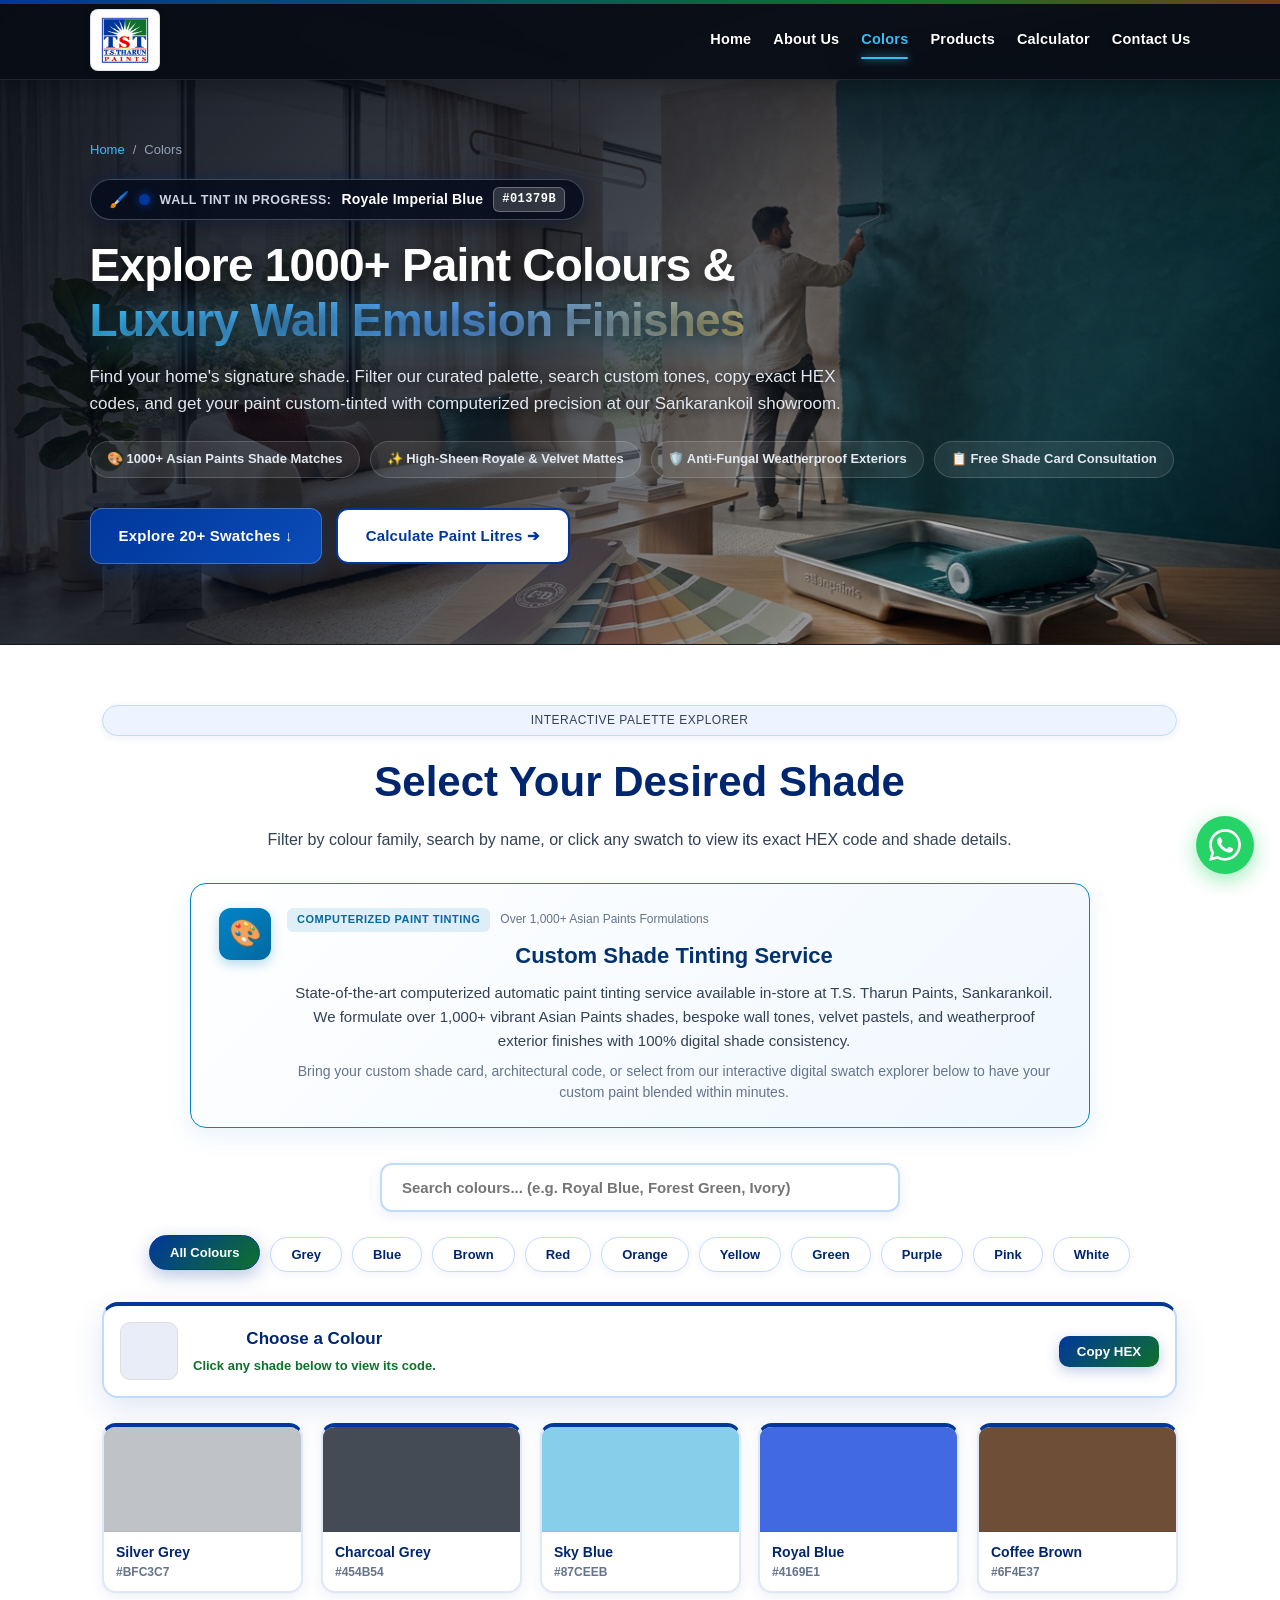
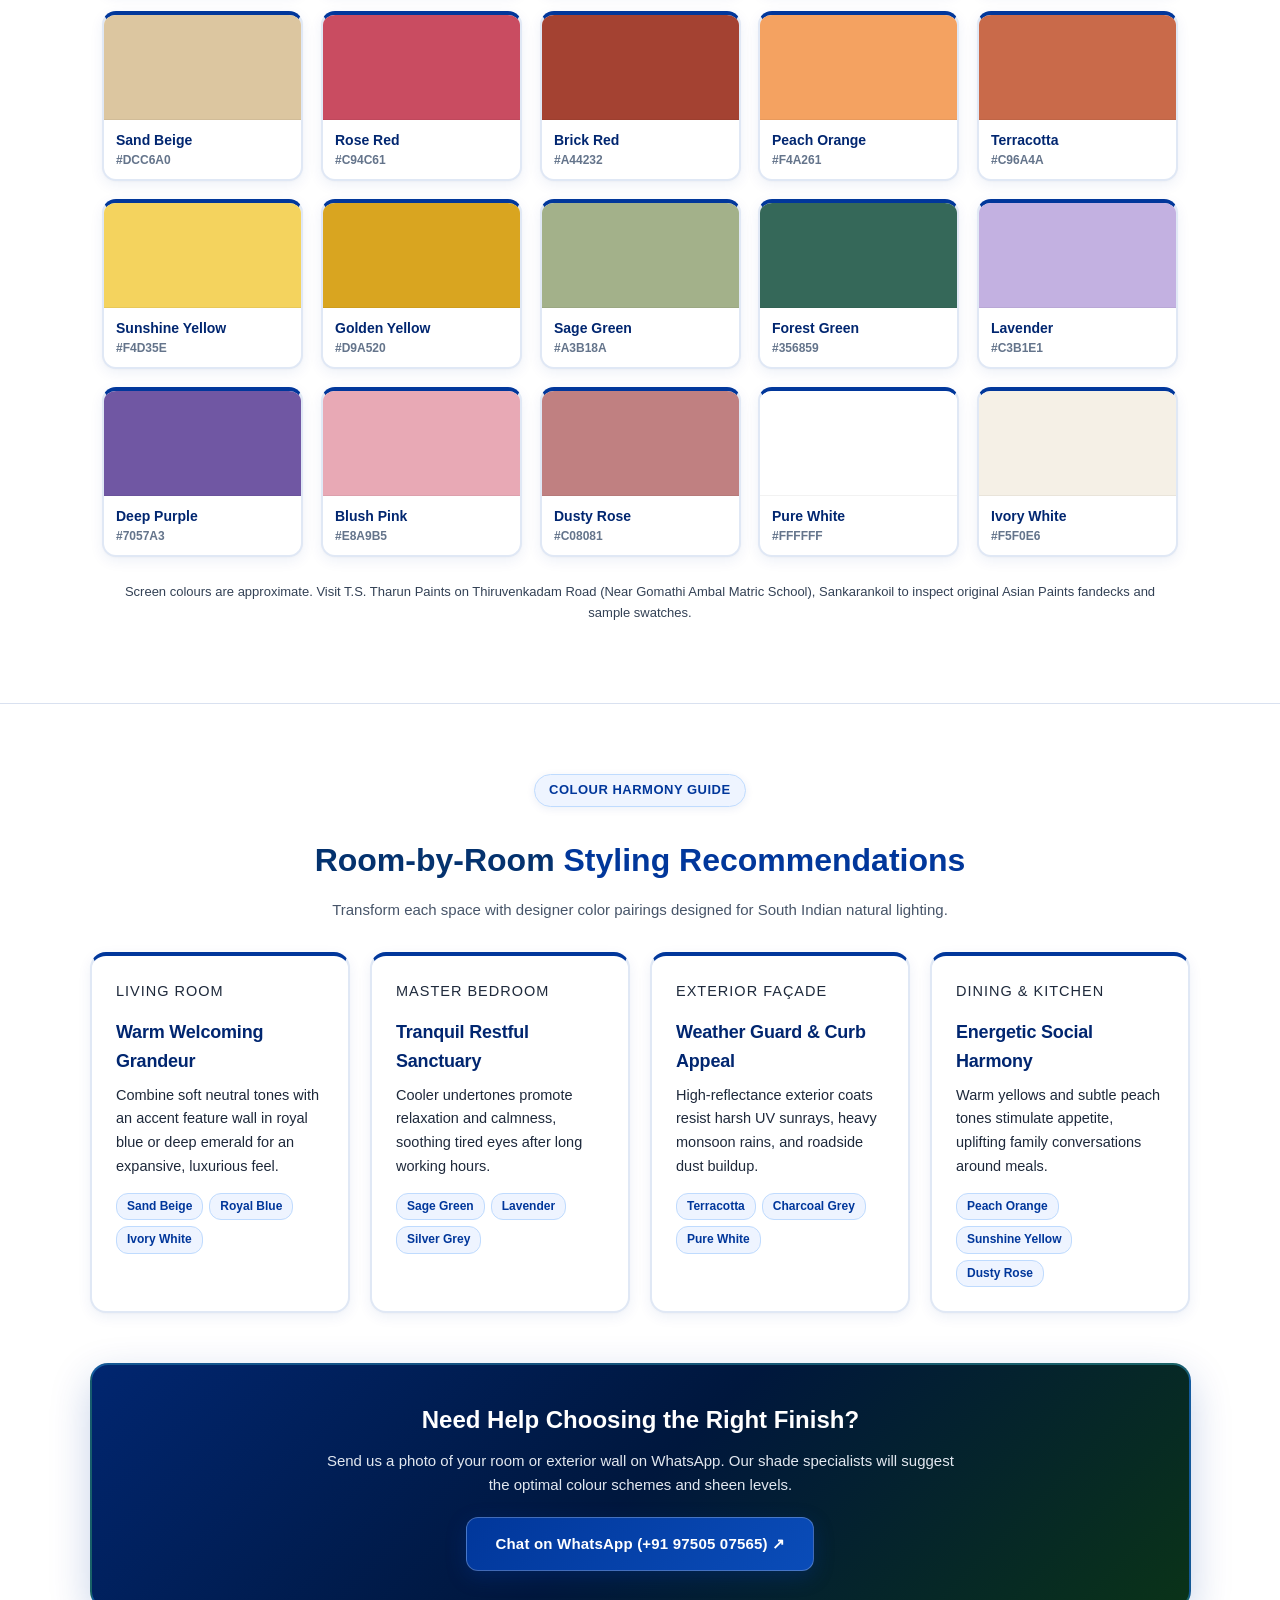
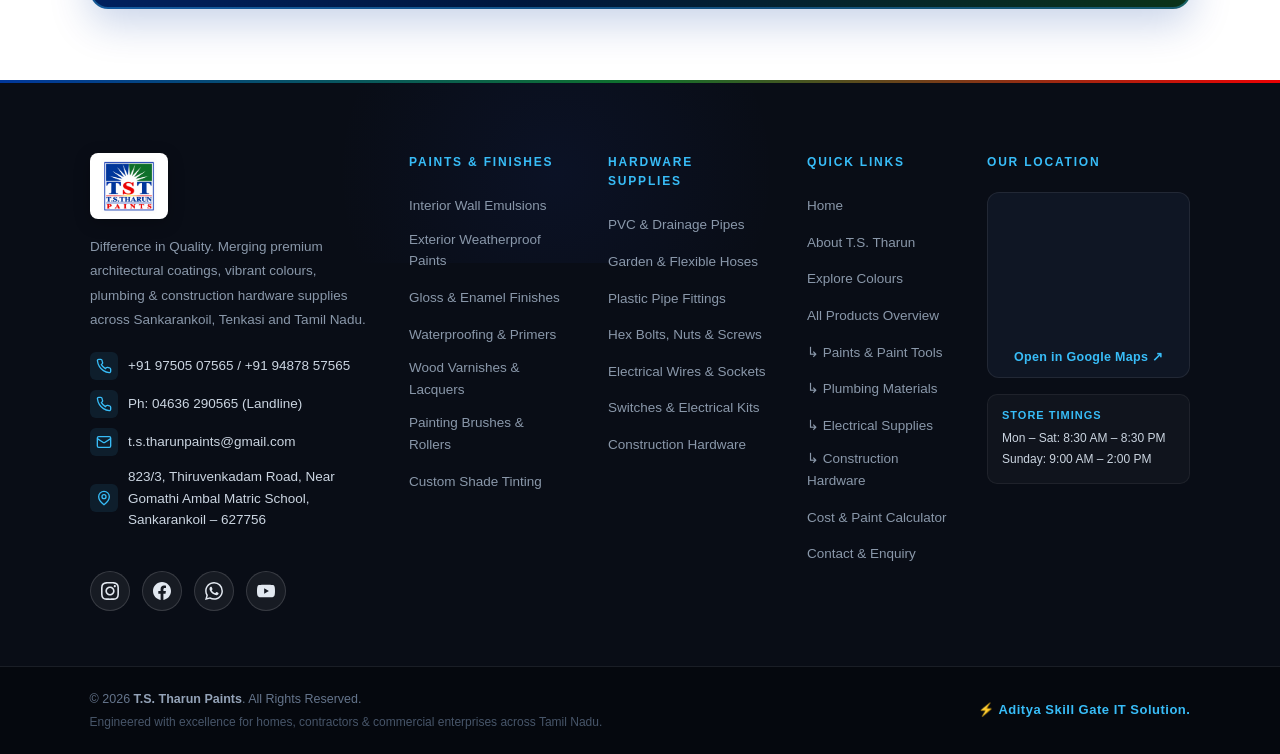
<file: colors.html>
<!DOCTYPE html>
<html lang="en">
<head>
    <meta charset="UTF-8">
    <meta name="viewport" content="width=device-width, initial-scale=1.0">
    <title>Paint Colours & Shade Explorer | T.S. Tharun Paints Sankarankoil</title>
    <link rel="icon" type="image/png" href="images/favicon.png">
    <link rel="shortcut icon" href="favicon.ico" type="image/x-icon">
    <link rel="stylesheet" href="style.css?v=6">
</head>
<body>

    <!-- Header Navigation -->
    <header class="inner-header">
        <a href="index.html" class="logo" aria-label="TS Tharun Paints">
            <span class="nav-logo-badge">
                <img src="images/logo.png" alt="TS Tharun Paints" class="site-logo">
            </span>
        </a>

        <nav>
            <a href="index.html">Home</a>
            <a href="about.html">About Us</a>
            <a href="colors.html" class="active">Colors</a>
            <a href="products.html">Products</a>
            <a href="calculator.html">Calculator</a>
            <a href="contact.html">Contact Us</a>
        </nav>
    </header>
    <!-- Page Hero Banner (Full Background Image with Live Alternating Paint Animation) -->
    <section class="page-hero colors-hero-bg has-bg-image" id="colors-hero">
        <!-- Layer 1: Man Painting Base Image with Dynamic Hue Shift -->
        <div class="hero-painter-bg"></div>
        
        <!-- Layer 2: Alternating Paint Color Coat (Simulating Fresh Wall Paint Tints) -->
        <div class="hero-paint-color-coat"></div>

        <!-- Layer 3: Diagonal Paint Roller Wet-Stroke Sweep Effect -->
        <div class="hero-paint-roller-sweep"></div>

        <!-- Layer 4: Contrast & Readability Gradient Overlay -->
        <div class="hero-overlay"></div>

        <div class="page-hero-container">
            <div class="page-breadcrumb">
                <a href="index.html">Home</a> <span>/</span> <span>Colors</span>
            </div>

            <!-- Live Painting Shade Indicator -->
            <div class="hero-live-paint-badge" aria-live="polite">
                <span class="live-paint-roller-icon">🖌️</span>
                <span class="live-paint-pulse-dot" id="heroLivePaintDot"></span>
                <span class="live-paint-label">Wall Tint in Progress:</span>
                <strong class="live-paint-swatch-name" id="heroLivePaintName">Royale Imperial Blue</strong>
                <span class="live-paint-hex-chip" id="heroLivePaintHex">#01379B</span>
            </div>

            <h1 class="page-hero-title">
                Explore 1000+ Paint Colours &amp;<br>
                <span class="gradient-text-motion">Luxury Wall Emulsion Finishes</span>
            </h1>
            <p class="page-hero-subtitle">
                Find your home's signature shade. Filter our curated palette, search custom tones, copy exact HEX codes, and get your paint custom-tinted with computerized precision at our Sankarankoil showroom.
            </p>

            <div class="page-feature-pills">
                <div class="page-pill">🎨 1000+ Asian Paints Shade Matches</div>
                <div class="page-pill">✨ High-Sheen Royale &amp; Velvet Mattes</div>
                <div class="page-pill">🛡️ Anti-Fungal Weatherproof Exteriors</div>
                <div class="page-pill">📋 Free Shade Card Consultation</div>
            </div>

            <div style="margin-top: 26px; display: flex; gap: 14px; flex-wrap: wrap;">
                <a href="#colors" class="hero-btn primary-btn">
                    <span>Explore 20+ Swatches ↓</span>
                </a>
                <a href="calculator.html" class="hero-btn secondary-btn">
                    <span>Calculate Paint Litres ➔</span>
                </a>
            </div>
        </div>
    </section>

    <!-- Interactive Colours Section -->
    <section class="colors-section" id="colors" style="padding-top: 60px;">

        <div class="colors-heading">
            <p class="section-tag">INTERACTIVE PALETTE EXPLORER</p>
            <h2>Select Your <span>Desired Shade</span></h2>
            <p>Filter by colour family, search by name, or click any swatch to view its exact HEX code and shade details.</p>
        </div>

        <!-- Computerized Custom Shade Tinting Showcase Banner -->
        <div class="custom-tinting-card" id="custom-tinting" style="max-width: 900px; margin: 0 auto 35px; background: linear-gradient(135deg, #ffffff 0%, #f0f7ff 100%); border: 1.5px solid #0284c7; border-radius: 16px; padding: 24px 28px; box-shadow: 0 8px 24px rgba(2, 132, 199, 0.1); scroll-margin-top: 100px;">
            <div style="display: flex; align-items: flex-start; gap: 16px; flex-wrap: wrap;">
                <div style="width: 52px; height: 52px; border-radius: 12px; background: linear-gradient(135deg, #0284c7, #0369a1); display: flex; align-items: center; justify-content: center; font-size: 26px; color: #fff; flex-shrink: 0; box-shadow: 0 4px 12px rgba(2, 132, 199, 0.3);">
                    🎨
                </div>
                <div style="flex: 1; min-width: 260px;">
                    <div style="display: flex; align-items: center; gap: 10px; flex-wrap: wrap; margin-bottom: 6px;">
                        <span style="background: rgba(2, 132, 199, 0.12); color: #0369a1; font-weight: 700; font-size: 11px; letter-spacing: 0.5px; text-transform: uppercase; padding: 3px 10px; border-radius: 6px;">Computerized Paint Tinting</span>
                        <span style="color: #64748b; font-size: 12px;">Over 1,000+ Asian Paints Formulations</span>
                    </div>
                    <h3 style="color: #04326e; font-size: 22px; font-weight: 800; margin: 0 0 8px;">Custom Shade Tinting Service</h3>
                    <p style="color: #334155; font-size: 15px; line-height: 1.6; margin-bottom: 8px;">
                        State-of-the-art computerized automatic paint tinting service available in-store at T.S. Tharun Paints, Sankarankoil.
                        We formulate over 1,000+ vibrant Asian Paints shades, bespoke wall tones, velvet pastels, and weatherproof exterior finishes with 100% digital shade consistency.
                    </p>
                    <p style="color: #64748b; font-size: 14px; line-height: 1.5; margin: 0;">
                        Bring your custom shade card, architectural code, or select from our interactive digital swatch explorer below to have your custom paint blended within minutes.
                    </p>
                </div>
            </div>
        </div>

        <!-- Search -->
        <div class="color-search">
            <input
                type="text"
                id="colorSearch"
                placeholder="Search colours... (e.g. Royal Blue, Forest Green, Ivory)"
            />
        </div>

        <!-- Colour family filters -->
        <div class="color-filters">
            <button class="filter-btn active" data-family="all">All Colours</button>
            <button class="filter-btn" data-family="grey">Grey</button>
            <button class="filter-btn" data-family="blue">Blue</button>
            <button class="filter-btn" data-family="brown">Brown</button>
            <button class="filter-btn" data-family="red">Red</button>
            <button class="filter-btn" data-family="orange">Orange</button>
            <button class="filter-btn" data-family="yellow">Yellow</button>
            <button class="filter-btn" data-family="green">Green</button>
            <button class="filter-btn" data-family="purple">Purple</button>
            <button class="filter-btn" data-family="pink">Pink</button>
            <button class="filter-btn" data-family="white">White</button>
        </div>

        <!-- Selected colour details -->
        <div class="selected-color">
            <div id="selectedSwatch"></div>
            <div>
                <h3 id="selectedName">Choose a Colour</h3>
                <p id="selectedHex">Click any shade below to view its code.</p>
            </div>
            <button id="copyColor" type="button">Copy HEX</button>
        </div>

        <!-- Colour palette grid -->
        <div class="color-palette" id="colorPalette">

            <button class="shade-card" data-family="grey"
                data-name="Silver Grey" data-hex="#BFC3C7">
                <span class="shade" style="--shade:#BFC3C7"></span>
                <span class="shade-name">Silver Grey</span>
                <span class="shade-hex">#BFC3C7</span>
            </button>

            <button class="shade-card" data-family="grey"
                data-name="Charcoal Grey" data-hex="#454B54">
                <span class="shade" style="--shade:#454B54"></span>
                <span class="shade-name">Charcoal Grey</span>
                <span class="shade-hex">#454B54</span>
            </button>

            <button class="shade-card" data-family="blue"
                data-name="Sky Blue" data-hex="#87CEEB">
                <span class="shade" style="--shade:#87CEEB"></span>
                <span class="shade-name">Sky Blue</span>
                <span class="shade-hex">#87CEEB</span>
            </button>

            <button class="shade-card" data-family="blue"
                data-name="Royal Blue" data-hex="#4169E1">
                <span class="shade" style="--shade:#4169E1"></span>
                <span class="shade-name">Royal Blue</span>
                <span class="shade-hex">#4169E1</span>
            </button>

            <button class="shade-card" data-family="brown"
                data-name="Coffee Brown" data-hex="#6F4E37">
                <span class="shade" style="--shade:#6F4E37"></span>
                <span class="shade-name">Coffee Brown</span>
                <span class="shade-hex">#6F4E37</span>
            </button>

            <button class="shade-card" data-family="brown"
                data-name="Sand Beige" data-hex="#DCC6A0">
                <span class="shade" style="--shade:#DCC6A0"></span>
                <span class="shade-name">Sand Beige</span>
                <span class="shade-hex">#DCC6A0</span>
            </button>

            <button class="shade-card" data-family="red"
                data-name="Rose Red" data-hex="#C94C61">
                <span class="shade" style="--shade:#C94C61"></span>
                <span class="shade-name">Rose Red</span>
                <span class="shade-hex">#C94C61</span>
            </button>

            <button class="shade-card" data-family="red"
                data-name="Brick Red" data-hex="#A44232">
                <span class="shade" style="--shade:#A44232"></span>
                <span class="shade-name">Brick Red</span>
                <span class="shade-hex">#A44232</span>
            </button>

            <button class="shade-card" data-family="orange"
                data-name="Peach Orange" data-hex="#F4A261">
                <span class="shade" style="--shade:#F4A261"></span>
                <span class="shade-name">Peach Orange</span>
                <span class="shade-hex">#F4A261</span>
            </button>

            <button class="shade-card" data-family="orange"
                data-name="Terracotta" data-hex="#C96A4A">
                <span class="shade" style="--shade:#C96A4A"></span>
                <span class="shade-name">Terracotta</span>
                <span class="shade-hex">#C96A4A</span>
            </button>

            <button class="shade-card" data-family="yellow"
                data-name="Sunshine Yellow" data-hex="#F4D35E">
                <span class="shade" style="--shade:#F4D35E"></span>
                <span class="shade-name">Sunshine Yellow</span>
                <span class="shade-hex">#F4D35E</span>
            </button>

            <button class="shade-card" data-family="yellow"
                data-name="Golden Yellow" data-hex="#D9A520">
                <span class="shade" style="--shade:#D9A520"></span>
                <span class="shade-name">Golden Yellow</span>
                <span class="shade-hex">#D9A520</span>
            </button>

            <button class="shade-card" data-family="green"
                data-name="Sage Green" data-hex="#A3B18A">
                <span class="shade" style="--shade:#A3B18A"></span>
                <span class="shade-name">Sage Green</span>
                <span class="shade-hex">#A3B18A</span>
            </button>

            <button class="shade-card" data-family="green"
                data-name="Forest Green" data-hex="#356859">
                <span class="shade" style="--shade:#356859"></span>
                <span class="shade-name">Forest Green</span>
                <span class="shade-hex">#356859</span>
            </button>

            <button class="shade-card" data-family="purple"
                data-name="Lavender" data-hex="#C3B1E1">
                <span class="shade" style="--shade:#C3B1E1"></span>
                <span class="shade-name">Lavender</span>
                <span class="shade-hex">#C3B1E1</span>
            </button>

            <button class="shade-card" data-family="purple"
                data-name="Deep Purple" data-hex="#7057A3">
                <span class="shade" style="--shade:#7057A3"></span>
                <span class="shade-name">Deep Purple</span>
                <span class="shade-hex">#7057A3</span>
            </button>

            <button class="shade-card" data-family="pink"
                data-name="Blush Pink" data-hex="#E8A9B5">
                <span class="shade" style="--shade:#E8A9B5"></span>
                <span class="shade-name">Blush Pink</span>
                <span class="shade-hex">#E8A9B5</span>
            </button>

            <button class="shade-card" data-family="pink"
                data-name="Dusty Rose" data-hex="#C08081">
                <span class="shade" style="--shade:#C08081"></span>
                <span class="shade-name">Dusty Rose</span>
                <span class="shade-hex">#C08081</span>
            </button>

            <button class="shade-card" data-family="white"
                data-name="Pure White" data-hex="#FFFFFF">
                <span class="shade" style="--shade:#FFFFFF"></span>
                <span class="shade-name">Pure White</span>
                <span class="shade-hex">#FFFFFF</span>
            </button>

            <button class="shade-card" data-family="white"
                data-name="Ivory White" data-hex="#F5F0E6">
                <span class="shade" style="--shade:#F5F0E6"></span>
                <span class="shade-name">Ivory White</span>
                <span class="shade-hex">#F5F0E6</span>
            </button>

            <p id="noColors" hidden>No colours found. Try another search.</p>

        </div>

        <p class="color-note">
            Screen colours are approximate. Visit T.S. Tharun Paints on Thiruvenkadam Road (Near Gomathi Ambal Matric School), Sankarankoil to inspect original Asian Paints fandecks and sample swatches.
        </p>

    </section>

    <!-- Room Inspiration Guides -->
    <section style="padding: 70px 7%; background: #ffffff; border-top: 1px solid rgba(1, 55, 155, 0.15);">
        <div style="max-width: 1200px; margin: 0 auto;">
            <div style="text-align: center; max-width: 750px; margin: 0 auto 30px;">
                <p class="about-tag" style="display: inline-block;">COLOUR HARMONY GUIDE</p>
                <h2 style="color: #04326e; font-size: 32px; font-weight: 800; margin: 10px 0 12px;">
                    Room-by-Room <span style="color: #01379b;">Styling Recommendations</span>
                </h2>
                <p style="color: #475569; font-size: 15px;">Transform each space with designer color pairings designed for South Indian natural lighting.</p>
            </div>

            <div class="room-guides-grid">
                <div class="room-guide-card">
                    <p class="room-guide-tag">LIVING ROOM</p>
                    <h4>Warm Welcoming Grandeur</h4>
                    <p>Combine soft neutral tones with an accent feature wall in royal blue or deep emerald for an expansive, luxurious feel.</p>
                    <div class="room-shades-list">
                        <span class="room-shade-badge">Sand Beige</span>
                        <span class="room-shade-badge">Royal Blue</span>
                        <span class="room-shade-badge">Ivory White</span>
                    </div>
                </div>

                <div class="room-guide-card">
                    <p class="room-guide-tag">MASTER BEDROOM</p>
                    <h4>Tranquil Restful Sanctuary</h4>
                    <p>Cooler undertones promote relaxation and calmness, soothing tired eyes after long working hours.</p>
                    <div class="room-shades-list">
                        <span class="room-shade-badge">Sage Green</span>
                        <span class="room-shade-badge">Lavender</span>
                        <span class="room-shade-badge">Silver Grey</span>
                    </div>
                </div>

                <div class="room-guide-card">
                    <p class="room-guide-tag">EXTERIOR FAÇADE</p>
                    <h4>Weather Guard &amp; Curb Appeal</h4>
                    <p>High-reflectance exterior coats resist harsh UV sunrays, heavy monsoon rains, and roadside dust buildup.</p>
                    <div class="room-shades-list">
                        <span class="room-shade-badge">Terracotta</span>
                        <span class="room-shade-badge">Charcoal Grey</span>
                        <span class="room-shade-badge">Pure White</span>
                    </div>
                </div>

                <div class="room-guide-card">
                    <p class="room-guide-tag">DINING &amp; KITCHEN</p>
                    <h4>Energetic Social Harmony</h4>
                    <p>Warm yellows and subtle peach tones stimulate appetite, uplifting family conversations around meals.</p>
                    <div class="room-shades-list">
                        <span class="room-shade-badge">Peach Orange</span>
                        <span class="room-shade-badge">Sunshine Yellow</span>
                        <span class="room-shade-badge">Dusty Rose</span>
                    </div>
                </div>
            </div>

            <!-- WhatsApp consultation banner -->
            <div class="colors-consultation-banner" style="margin-top: 50px; border-radius: 20px; padding: 36px; text-align: center;">
                <h3 style="color: #ffffff; font-size: 24px; margin-bottom: 10px;">Need Help Choosing the Right Finish?</h3>
                <p style="color: #cbd5e1; max-width: 650px; margin: 0 auto 20px; font-size: 15px;">Send us a photo of your room or exterior wall on WhatsApp. Our shade specialists will suggest the optimal colour schemes and sheen levels.</p>
                <a href="https://wa.me/919750507565?text=Hello%20T.S.%20Tharun%20Paints%2C%20I%20want%20colour%20recommendations%20for%20my%20home."
                   class="hero-btn primary-btn" target="_blank" rel="noopener">
                    <span>Chat on WhatsApp (+91 97505 07565) ↗</span>
                </a>
            </div>
        </div>
    </section>

    <!-- Footer -->
    <footer class="site-footer">
        <div class="footer-top">

            <div class="footer-brand">
                <a href="index.html" class="footer-logo" aria-label="TS Tharun Paints">
                    <div class="footer-logo-badge">
                        <img src="images/logo.png" alt="TS Tharun Paints" class="footer-logo-img">
                    </div>
                </a>
                <p class="footer-tagline">
                    Difference in Quality. Merging premium architectural coatings, vibrant colours, plumbing &amp; construction hardware supplies across Sankarankoil, Tenkasi and Tamil Nadu.
                </p>
                            <div class="footer-contact-direct">
                <a href="tel:+919750507565" class="direct-contact-item">
                    <span class="direct-contact-icon">
                        <svg viewBox="0 0 24 24" fill="none" stroke="currentColor" stroke-width="2" width="16" height="16"><path d="M22 16.92v3a2 2 0 0 1-2.18 2 19.79 19.79 0 0 1-8.63-3.07 19.5 19.5 0 0 1-6-6 19.79 19.79 0 0 1-3.07-8.67A2 2 0 0 1 4.11 2h3a2 2 0 0 1 2 1.72 12.84 12.84 0 0 0 .7 2.81 2 2 0 0 1-.45 2.11L8.09 9.91a16 16 0 0 0 6 6l1.27-1.27a2 2 0 0 1 2.11-.45 12.84 12.84 0 0 0 2.81.7A2 2 0 0 1 22 16.92z"></path></svg>
                    </span>
                    <span>+91 97505 07565 / +91 94878 57565</span>
                </a>
                <a href="tel:04636290565" class="direct-contact-item">
                    <span class="direct-contact-icon">
                        <svg viewBox="0 0 24 24" fill="none" stroke="currentColor" stroke-width="2" width="16" height="16"><path d="M22 16.92v3a2 2 0 0 1-2.18 2 19.79 19.79 0 0 1-8.63-3.07 19.5 19.5 0 0 1-6-6 19.79 19.79 0 0 1-3.07-8.67A2 2 0 0 1 4.11 2h3a2 2 0 0 1 2 1.72 12.84 12.84 0 0 0 .7 2.81 2 2 0 0 1-.45 2.11L8.09 9.91a16 16 0 0 0 6 6l1.27-1.27a2 2 0 0 1 2.11-.45 12.84 12.84 0 0 0 2.81.7A2 2 0 0 1 22 16.92z"></path></svg>
                    </span>
                    <span>Ph: 04636 290565 (Landline)</span>
                </a>
                <a href="mailto:t.s.tharunpaints@gmail.com" class="direct-contact-item">
                    <span class="direct-contact-icon">
                        <svg viewBox="0 0 24 24" fill="none" stroke="currentColor" stroke-width="2" width="16" height="16"><rect width="20" height="16" x="2" y="4" rx="2"></rect><path d="m22 7-8.97 5.7a1.94 1.94 0 0 1-2.06 0L2 7"></path></svg>
                    </span>
                    <span>t.s.tharunpaints@gmail.com</span>
                </a>
                <div class="direct-contact-item">
                    <span class="direct-contact-icon">
                        <svg viewBox="0 0 24 24" fill="none" stroke="currentColor" stroke-width="2" width="16" height="16"><path d="M20 10c0 6-8 12-8 12s-8-6-8-12a8 8 0 0 1 16 0Z"></path><circle cx="12" cy="10" r="3"></circle></svg>
                    </span>
                    <span>823/3, Thiruvenkadam Road, Near Gomathi Ambal Matric School, Sankarankoil &ndash; 627756</span>
                </div>
            </div>
<div class="footer-socials">
                <a href="https://instagram.com" target="_blank" rel="noopener" aria-label="Instagram" class="social-icon social-insta" title="Instagram">
                    <svg viewBox="0 0 24 24" fill="currentColor" width="18" height="18"><path d="M12 2.163c3.204 0 3.584.012 4.85.07 3.252.148 4.771 1.691 4.919 4.919.058 1.265.069 1.645.069 4.849 0 3.205-.012 3.584-.069 4.849-.149 3.225-1.664 4.771-4.919 4.919-1.266.058-1.644.07-4.85.07-3.204 0-3.584-.012-4.849-.07-3.26-.149-4.771-1.699-4.919-4.92-.058-1.265-.07-1.644-.07-4.849 0-3.204.013-3.583.07-4.849.149-3.227 1.664-4.771 4.919-4.919 1.266-.057 1.645-.069 4.849-.069zm0-2.163c-3.259 0-3.667.014-4.947.072-4.358.2-6.78 2.618-6.98 6.98-.059 1.281-.073 1.689-.073 4.948 0 3.259.014 3.668.072 4.948.2 4.358 2.618 6.78 6.98 6.98 1.281.058 1.689.072 4.948.072 3.259 0 3.668-.014 4.948-.072 4.354-.2 6.782-2.618 6.979-6.98.059-1.28.073-1.689.073-4.948 0-3.259-.014-3.667-.072-4.947-.196-4.354-2.617-6.78-6.979-6.98-1.281-.059-1.69-.073-4.949-.073zm0 5.838c-3.403 0-6.162 2.759-6.162 6.162s2.759 6.163 6.162 6.163 6.162-2.759 6.162-6.163c0-3.403-2.759-6.162-6.162-6.162zm0 10.162c-2.209 0-4-1.79-4-4 0-2.209 1.791-4 4-4s4 1.791 4 4c0 2.21-1.791 4-4 4zm6.406-11.845c-.796 0-1.441.645-1.441 1.44s.645 1.44 1.441 1.44c.795 0 1.439-.645 1.439-1.44s-.644-1.44-1.439-1.44z"/></svg>
                </a>
                <a href="https://facebook.com" target="_blank" rel="noopener" aria-label="Facebook" class="social-icon social-facebook" title="Facebook">
                    <svg viewBox="0 0 24 24" fill="currentColor" width="18" height="18"><path d="M24 12.073c0-6.627-5.373-12-12-12s-12 5.373-12 12c0 5.99 4.388 10.954 10.125 11.854v-8.385H7.078v-3.47h3.047V9.43c0-3.007 1.792-4.669 4.533-4.669 1.312 0 2.686.235 2.686.235v2.953H15.83c-1.491 0-1.956.925-1.956 1.874v2.25h3.328l-.532 3.47h-2.796v8.385C19.612 23.027 24 18.062 24 12.073z"/></svg>
                </a>
                <a href="https://wa.me/919750507565" target="_blank" rel="noopener" aria-label="WhatsApp" class="social-icon social-whatsapp" title="WhatsApp">
                    <svg viewBox="0 0 24 24" fill="currentColor" width="18" height="18"><path d="M17.472 14.382c-.297-.149-1.758-.867-2.03-.967-.273-.099-.471-.148-.67.15-.197.297-.767.966-.94 1.164-.173.199-.347.223-.644.075-.297-.15-1.255-.463-2.39-1.475-.883-.788-1.48-1.761-1.653-2.059-.173-.297-.018-.458.13-.606.134-.133.298-.347.446-.52.149-.174.198-.298.298-.497.099-.198.05-.371-.025-.52-.075-.149-.669-1.612-.916-2.207-.242-.579-.487-.5-.669-.51-.173-.008-.371-.01-.57-.01-.198 0-.52.074-.792.372-.272.297-1.04 1.016-1.04 2.479 0 1.462 1.065 2.875 1.213 3.074.149.198 2.096 3.2 5.077 4.487.709.306 1.262.489 1.694.625.712.227 1.36.195 1.871.118.571-.085 1.758-.719 2.006-1.413.248-.694.248-1.289.173-1.413-.074-.124-.272-.198-.57-.347m-5.421 7.403h-.004a9.87 9.87 0 0 1-5.031-1.378l-.361-.214-3.741.982.998-3.648-.235-.374a9.86 9.86 0 0 1-1.51-5.26c.001-5.45 4.436-9.884 9.888-9.884 2.64 0 5.122 1.03 6.988 2.898a9.825 9.825 0 0 1 2.893 6.994c-.003 5.45-4.437 9.884-9.885 9.884m8.413-18.297A11.815 11.815 0 0 0 12.05 0C5.495 0 .16 5.335.157 11.892c0 2.096.547 4.142 1.588 5.945L.057 24l6.305-1.654a11.882 11.882 0 0 0 5.683 1.448h.005c6.554 0 11.89-5.335 11.893-11.893a11.821 11.821 0 0 0-3.48-8.413Z"/></svg>
                </a>
                <a href="https://youtube.com" target="_blank" rel="noopener" aria-label="YouTube" class="social-icon social-youtube" title="YouTube">
                    <svg viewBox="0 0 24 24" fill="currentColor" width="18" height="18"><path d="M23.498 6.186a3.016 3.016 0 0 0-2.122-2.136C19.505 3.545 12 3.545 12 3.545s-7.505 0-9.377.505A3.017 3.017 0 0 0 .502 6.186C0 8.07 0 12 0 12s0 3.93.502 5.814a3.016 3.016 0 0 0 2.122 2.136c1.871.505 9.376.505 9.376.505s7.505 0 9.377-.505a3.015 3.015 0 0 0 2.122-2.136C24 15.93 24 12 24 12s0-3.93-.502-5.814zM9.545 15.568V8.432L15.818 12l-6.273 3.568z"/></svg>
                </a>
            </div>
            </div>

            <!-- Paints & Finishes -->
            <div class="footer-col">
                <h4 class="footer-col-title">Paints &amp; Finishes</h4>
                <ul class="footer-links">
                    <li><a href="paints.html#paints-royale">Interior Wall Emulsions</a></li>
                    <li><a href="paints.html#paints-apex">Exterior Weatherproof Paints</a></li>
                    <li><a href="paints.html#paints-enamel">Gloss &amp; Enamel Finishes</a></li>
                    <li><a href="paints.html#paints-damp-proof">Waterproofing &amp; Primers</a></li>
                    <li><a href="paints.html#paints-varnish">Wood Varnishes &amp; Lacquers</a></li>
                    <li><a href="paints.html#paints-rollers">Painting Brushes &amp; Rollers</a></li>
                    <li><a href="colors.html#custom-tinting">Custom Shade Tinting</a></li>
                </ul>
            </div>

            <!-- Hardware & Plumbing Supplies -->
            <div class="footer-col">
                <h4 class="footer-col-title">Hardware Supplies</h4>
                <ul class="footer-links">
                    <li><a href="plumbing.html#plumbing-pvc-pipe">PVC &amp; Drainage Pipes</a></li>
                    <li><a href="plumbing.html#plumbing-hose">Garden &amp; Flexible Hoses</a></li>
                    <li><a href="plumbing.html#plumbing-fittings">Plastic Pipe Fittings</a></li>
                    <li><a href="construction.html#hardware-hex-bolts">Hex Bolts, Nuts &amp; Screws</a></li>
                    <li><a href="electrical.html#electrical-wires">Electrical Wires &amp; Sockets</a></li>
                    <li><a href="electrical.html#electrical-switches">Switches &amp; Electrical Kits</a></li>
                    <li><a href="construction.html#products">Construction Hardware</a></li>
                </ul>
            </div>

            <!-- Quick Links -->
            <div class="footer-col">
                <h4 class="footer-col-title">Quick Links</h4>
                <ul class="footer-links">
                    <li><a href="index.html">Home</a></li>
                    <li><a href="about.html">About T.S. Tharun</a></li>
                    <li><a href="colors.html">Explore Colours</a></li>
                    <li><a href="products.html">All Products Overview</a></li>
                    <li><a href="paints.html">↳ Paints &amp; Paint Tools</a></li>
                    <li><a href="plumbing.html">↳ Plumbing Materials</a></li>
                    <li><a href="electrical.html">↳ Electrical Supplies</a></li>
                    <li><a href="construction.html">↳ Construction Hardware</a></li>
                    <li><a href="calculator.html">Cost &amp; Paint Calculator</a></li>
                    <li><a href="contact.html">Contact &amp; Enquiry</a></li>
                </ul>
            </div>

            <!-- Location Map -->
            <div class="footer-col footer-col-map">
                <h4 class="footer-col-title">Our Location</h4>
                <div class="footer-map-card">
                    <iframe
                        src="https://www.google.com/maps?q=823/3,+Thiruvenkadam+Road,+Near+Gomathi+Ambal+Matric+School,+Sankarankovil,+Tamil+Nadu+627756&output=embed"
                        width="100%"
                        height="140"
                        style="border:0; border-radius:10px; display:block;"
                        loading="lazy"
                        allowfullscreen=""
                        referrerpolicy="no-referrer-when-downgrade"
                        title="TS Tharun Paints location map">
                    </iframe>
                    <a href="https://www.google.com/maps/search/?api=1&query=823%2F3+Thiruvenkadam+Road+Gomathi+Ambal+School+Sankarankovil"
                       target="_blank" rel="noopener" class="map-cta">
                        Open in Google Maps ↗
                    </a>
                </div>
                <div class="footer-hours">
                    <span class="hours-title">Store Timings</span>
                    <p>Mon – Sat: 8:30 AM – 8:30 PM</p>
                    <p>Sunday: 9:00 AM – 2:00 PM</p>
                </div>
            </div>

        </div>

        <div class="footer-bottom">
            <div class="footer-bottom-left">
                <p>&copy; 2026 <strong>T.S. Tharun Paints</strong>. All Rights Reserved.</p>
                <p class="footer-credit">Engineered with excellence for homes, contractors &amp; commercial enterprises across Tamil Nadu.</p>
            </div>
            <div class="footer-bottom-right">
                <span class="agency-credit">⚡ Aditya Skill Gate IT Solution.</span>
            </div>
        </div>
    </footer>

    <!-- Floating WhatsApp Action Button -->
    <a href="https://wa.me/919750507565?text=Hello%20T.S.%20Tharun%20Paints%2C%20I%20have%20an%20enquiry%20regarding%20colours."
       class="floating-whatsapp"
       target="_blank"
       rel="noopener"
       aria-label="Chat with T.S. Tharun Paints on WhatsApp">
        <svg viewBox="0 0 24 24" fill="currentColor" width="32" height="32">
            <path d="M17.472 14.382c-.297-.149-1.758-.867-2.03-.967-.273-.099-.471-.148-.67.15-.197.297-.767.966-.94 1.164-.173.199-.347.223-.644.075-.297-.15-1.255-.463-2.39-1.475-.883-.788-1.48-1.761-1.653-2.059-.173-.297-.018-.458.13-.606.134-.133.298-.347.446-.52.149-.174.198-.298.298-.497.099-.198.05-.371-.025-.52-.075-.149-.669-1.612-.916-2.207-.242-.579-.487-.5-.669-.51-.173-.008-.371-.01-.57-.01-.198 0-.52.074-.792.372-.272.297-1.04 1.016-1.04 2.479 0 1.462 1.065 2.875 1.213 3.074.149.198 2.096 3.2 5.077 4.487.709.306 1.262.489 1.694.625.712.227 1.36.195 1.871.118.571-.085 1.758-.719 2.006-1.413.248-.694.248-1.289.173-1.413-.074-.124-.272-.198-.57-.347m-5.421 7.403h-.004a9.87 9.87 0 0 1-5.031-1.378l-.361-.214-3.741.982.998-3.648-.235-.374a9.86 9.86 0 0 1-1.51-5.26c.001-5.45 4.436-9.884 9.888-9.884 2.64 0 5.122 1.03 6.988 2.898a9.825 9.825 0 0 1 2.893 6.994c-.003 5.45-4.437 9.884-9.885 9.884m8.413-18.297A11.815 11.815 0 0 0 12.05 0C5.495 0 .16 5.335.157 11.892c0 2.096.547 4.142 1.588 5.945L.057 24l6.305-1.654a11.882 11.882 0 0 0 5.683 1.448h.005c6.554 0 11.89-5.335 11.893-11.893a11.821 11.821 0 0 0-3.48-8.413Z"/>
        </svg>
    </a>

    <script src="script.js"></script>
</body>
</html>
</file>
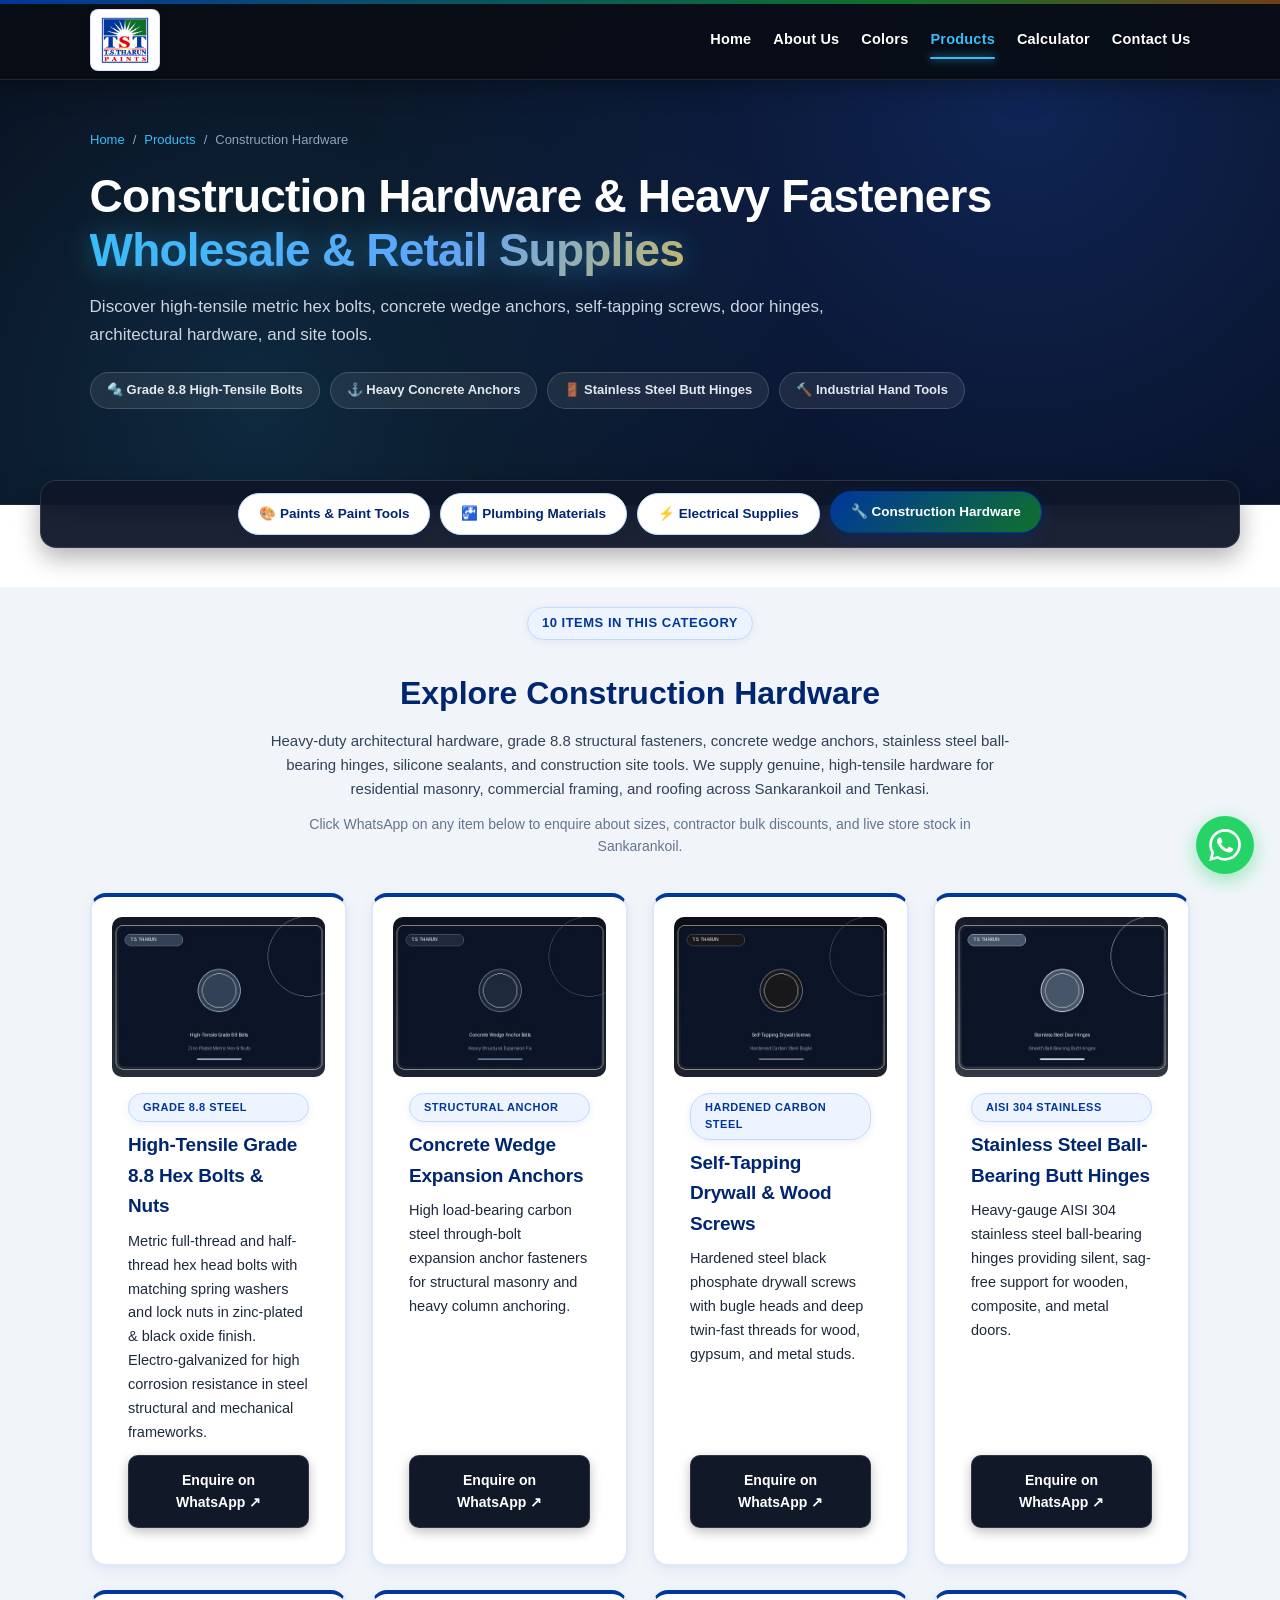
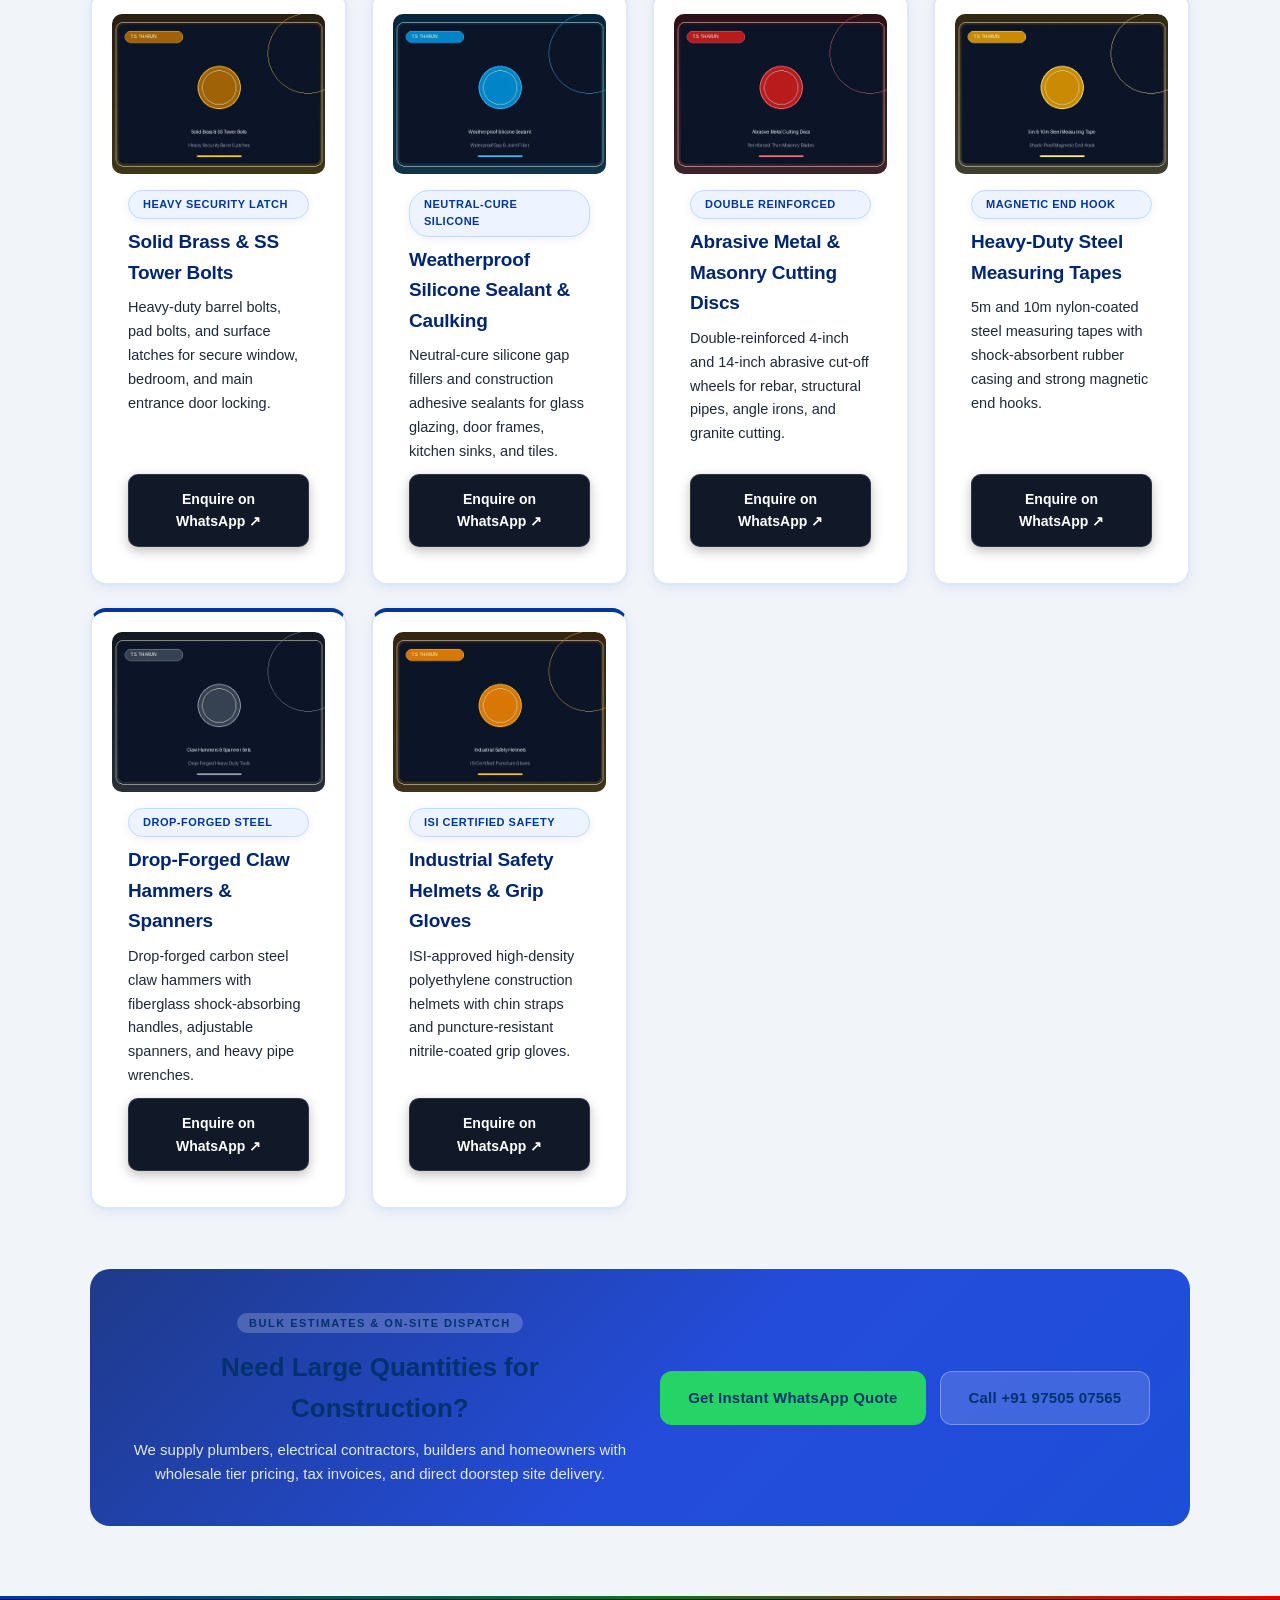
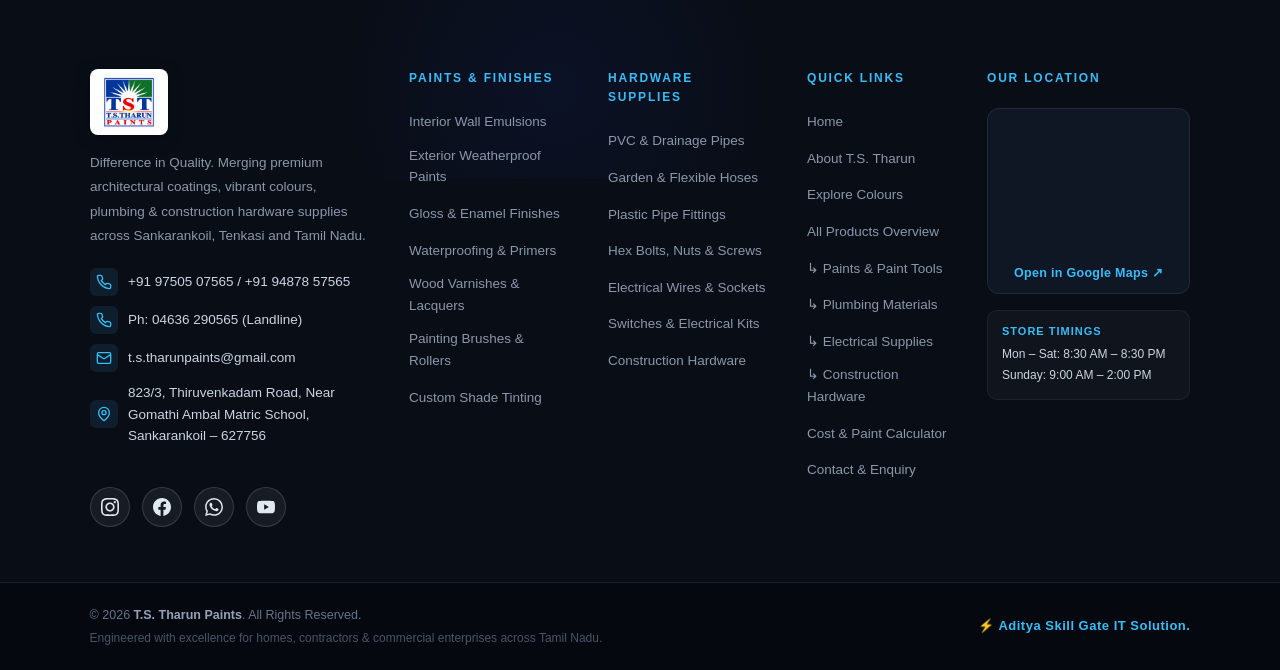
<file: construction.html>
<!DOCTYPE html>
<html lang="en">
<head>
    <meta charset="UTF-8">
    <meta name="viewport" content="width=device-width, initial-scale=1.0">
    <title>Construction Hardware & Heavy Fasteners | T.S. Tharun Paints Sankarankoil</title>
    <link rel="icon" type="image/png" href="images/favicon.png">
    <link rel="shortcut icon" href="favicon.ico" type="image/x-icon">
    <link rel="stylesheet" href="style.css?v=5">
</head>
<body>

    <!-- Header Navigation -->
    <header class="inner-header">
        <a href="index.html" class="logo" aria-label="TS Tharun Paints">
            <span class="nav-logo-badge">
                <img src="images/logo.png" alt="TS Tharun Paints" class="site-logo">
            </span>
        </a>

        <nav>
            <a href="index.html">Home</a>
            <a href="about.html">About Us</a>
            <a href="colors.html">Colors</a>
            <a href="products.html" class="active">Products</a>
            <a href="calculator.html">Calculator</a>
            <a href="contact.html">Contact Us</a>
        </nav>
    </header>

    <!-- Page Hero Banner -->
    <section class="page-hero">
        <div class="page-hero-container">
            <div class="page-breadcrumb">
                <a href="index.html">Home</a> <span>/</span> <a href="products.html">Products</a> <span>/</span> <span>Construction Hardware</span>
            </div>
            <h1 class="page-hero-title">
                Construction Hardware & Heavy Fasteners<br>
                <span class="gradient-text-motion">Wholesale &amp; Retail Supplies</span>
            </h1>
            <p class="page-hero-subtitle">
                Discover high-tensile metric hex bolts, concrete wedge anchors, self-tapping screws, door hinges, architectural hardware, and site tools.
            </p>

            <div class="page-feature-pills">
                <div class="page-pill">🔩 Grade 8.8 High-Tensile Bolts</div>
                <div class="page-pill">⚓ Heavy Concrete Anchors</div>
                <div class="page-pill">🚪 Stainless Steel Butt Hinges</div>
                <div class="page-pill">🔨 Industrial Hand Tools</div>
            </div>
        </div>
    </section>

    <!-- Category Switcher Navigator -->
    <div class="category-filter-bar">
        <a href="paints.html" class="cat-filter-btn">🎨 Paints & Paint Tools</a>
        <a href="plumbing.html" class="cat-filter-btn">🚰 Plumbing Materials</a>
        <a href="electrical.html" class="cat-filter-btn">⚡ Electrical Supplies</a>
        <a href="construction.html" class="cat-filter-btn active">🔧 Construction Hardware</a>
    </div>

    <!-- Products Catalog Section -->
    <section id="products" style="padding: 20px 7% 70px; background: #ffffff;">
        <div style="max-width: 1250px; margin: 0 auto;">

            <div style="text-align: center; max-width: 750px; margin: 0 auto 35px;">
                <p class="about-tag" style="display: inline-block;">10 ITEMS IN THIS CATEGORY</p>
                <h2 style="color: #04326e; font-size: 32px; font-weight: 800; margin: 10px 0 10px;">
                    Explore <span>Construction Hardware</span>
                </h2>
                <p style="color: #334155; font-size: 15px; line-height: 1.6; max-width: 820px; margin: 0 auto 12px;">Heavy-duty architectural hardware, grade 8.8 structural fasteners, concrete wedge anchors, stainless steel ball-bearing hinges, silicone sealants, and construction site tools. We supply genuine, high-tensile hardware for residential masonry, commercial framing, and roofing across Sankarankoil and Tenkasi.</p>
                <p style="color: #64748b; font-size: 14px;">Click WhatsApp on any item below to enquire about sizes, contractor bulk discounts, and live store stock in Sankarankoil.</p>
            </div>

            <div class="product-grid">
                <div class="product-card" id="hardware-hex-bolts">
                    <img src="images/products/hardware-hex-bolts.webp" alt="High-Tensile Grade 8.8 Hex Bolts & Nuts" loading="lazy">
                    <div class="product-info">
                        <span class="product-tag-badge">Grade 8.8 Steel</span>
                        <h3>High-Tensile Grade 8.8 Hex Bolts & Nuts</h3>
                        <p>Metric full-thread and half-thread hex head bolts with matching spring washers and lock nuts in zinc-plated & black oxide finish. Electro-galvanized for high corrosion resistance in steel structural and mechanical frameworks.</p>
                        <div class="product-card-actions">
                            <a href="https://wa.me/919750507565?text=Hello%20T.S.%20Tharun%20Paints,%20I%20want%20to%20enquire%20about%20High-Tensile%20Grade%208.8%20Hex%20Bolts%20&%20Nuts."
                               target="_blank" rel="noopener" class="shop-button">
                                Enquire on WhatsApp ↗
                            </a>
                        </div>
                    </div>
                </div>

                <div class="product-card" id="hardware-anchor-bolts">
                    <img src="images/products/hardware-anchor-bolts.webp" alt="Concrete Wedge Expansion Anchors" loading="lazy">
                    <div class="product-info">
                        <span class="product-tag-badge">Structural Anchor</span>
                        <h3>Concrete Wedge Expansion Anchors</h3>
                        <p>High load-bearing carbon steel through-bolt expansion anchor fasteners for structural masonry and heavy column anchoring.</p>
                        <div class="product-card-actions">
                            <a href="https://wa.me/919750507565?text=Hello%20T.S.%20Tharun%20Paints,%20I%20want%20to%20enquire%20about%20Concrete%20Wedge%20Expansion%20Anchors."
                               target="_blank" rel="noopener" class="shop-button">
                                Enquire on WhatsApp ↗
                            </a>
                        </div>
                    </div>
                </div>

                <div class="product-card" id="hardware-screws">
                    <img src="images/products/hardware-screws.webp" alt="Self-Tapping Drywall & Wood Screws" loading="lazy">
                    <div class="product-info">
                        <span class="product-tag-badge">Hardened Carbon Steel</span>
                        <h3>Self-Tapping Drywall & Wood Screws</h3>
                        <p>Hardened steel black phosphate drywall screws with bugle heads and deep twin-fast threads for wood, gypsum, and metal studs.</p>
                        <div class="product-card-actions">
                            <a href="https://wa.me/919750507565?text=Hello%20T.S.%20Tharun%20Paints,%20I%20want%20to%20enquire%20about%20Self-Tapping%20Drywall%20&%20Wood%20Screws."
                               target="_blank" rel="noopener" class="shop-button">
                                Enquire on WhatsApp ↗
                            </a>
                        </div>
                    </div>
                </div>

                <div class="product-card" id="hardware-hinges">
                    <img src="images/products/hardware-hinges.webp" alt="Stainless Steel Ball-Bearing Butt Hinges" loading="lazy">
                    <div class="product-info">
                        <span class="product-tag-badge">AISI 304 Stainless</span>
                        <h3>Stainless Steel Ball-Bearing Butt Hinges</h3>
                        <p>Heavy-gauge AISI 304 stainless steel ball-bearing hinges providing silent, sag-free support for wooden, composite, and metal doors.</p>
                        <div class="product-card-actions">
                            <a href="https://wa.me/919750507565?text=Hello%20T.S.%20Tharun%20Paints,%20I%20want%20to%20enquire%20about%20Stainless%20Steel%20Ball-Bearing%20Butt%20Hinges."
                               target="_blank" rel="noopener" class="shop-button">
                                Enquire on WhatsApp ↗
                            </a>
                        </div>
                    </div>
                </div>

                <div class="product-card" id="hardware-tower-bolts">
                    <img src="images/products/hardware-tower-bolts.webp" alt="Solid Brass & SS Tower Bolts" loading="lazy">
                    <div class="product-info">
                        <span class="product-tag-badge">Heavy Security Latch</span>
                        <h3>Solid Brass & SS Tower Bolts</h3>
                        <p>Heavy-duty barrel bolts, pad bolts, and surface latches for secure window, bedroom, and main entrance door locking.</p>
                        <div class="product-card-actions">
                            <a href="https://wa.me/919750507565?text=Hello%20T.S.%20Tharun%20Paints,%20I%20want%20to%20enquire%20about%20Solid%20Brass%20&%20SS%20Tower%20Bolts."
                               target="_blank" rel="noopener" class="shop-button">
                                Enquire on WhatsApp ↗
                            </a>
                        </div>
                    </div>
                </div>

                <div class="product-card" id="hardware-sealant">
                    <img src="images/products/hardware-sealant.webp" alt="Weatherproof Silicone Sealant & Caulking" loading="lazy">
                    <div class="product-info">
                        <span class="product-tag-badge">Neutral-Cure Silicone</span>
                        <h3>Weatherproof Silicone Sealant & Caulking</h3>
                        <p>Neutral-cure silicone gap fillers and construction adhesive sealants for glass glazing, door frames, kitchen sinks, and tiles.</p>
                        <div class="product-card-actions">
                            <a href="https://wa.me/919750507565?text=Hello%20T.S.%20Tharun%20Paints,%20I%20want%20to%20enquire%20about%20Weatherproof%20Silicone%20Sealant%20&%20Caulking."
                               target="_blank" rel="noopener" class="shop-button">
                                Enquire on WhatsApp ↗
                            </a>
                        </div>
                    </div>
                </div>

                <div class="product-card" id="hardware-cutting-discs">
                    <img src="images/products/hardware-cutting-discs.webp" alt="Abrasive Metal & Masonry Cutting Discs" loading="lazy">
                    <div class="product-info">
                        <span class="product-tag-badge">Double Reinforced</span>
                        <h3>Abrasive Metal & Masonry Cutting Discs</h3>
                        <p>Double-reinforced 4-inch and 14-inch abrasive cut-off wheels for rebar, structural pipes, angle irons, and granite cutting.</p>
                        <div class="product-card-actions">
                            <a href="https://wa.me/919750507565?text=Hello%20T.S.%20Tharun%20Paints,%20I%20want%20to%20enquire%20about%20Abrasive%20Metal%20&%20Masonry%20Cutting%20Discs."
                               target="_blank" rel="noopener" class="shop-button">
                                Enquire on WhatsApp ↗
                            </a>
                        </div>
                    </div>
                </div>

                <div class="product-card" id="hardware-measuring">
                    <img src="images/products/hardware-measuring.webp" alt="Heavy-Duty Steel Measuring Tapes" loading="lazy">
                    <div class="product-info">
                        <span class="product-tag-badge">Magnetic End Hook</span>
                        <h3>Heavy-Duty Steel Measuring Tapes</h3>
                        <p>5m and 10m nylon-coated steel measuring tapes with shock-absorbent rubber casing and strong magnetic end hooks.</p>
                        <div class="product-card-actions">
                            <a href="https://wa.me/919750507565?text=Hello%20T.S.%20Tharun%20Paints,%20I%20want%20to%20enquire%20about%20Heavy-Duty%20Steel%20Measuring%20Tapes."
                               target="_blank" rel="noopener" class="shop-button">
                                Enquire on WhatsApp ↗
                            </a>
                        </div>
                    </div>
                </div>

                <div class="product-card" id="hardware-hand-tools">
                    <img src="images/products/hardware-hand-tools.webp" alt="Drop-Forged Claw Hammers & Spanners" loading="lazy">
                    <div class="product-info">
                        <span class="product-tag-badge">Drop-Forged Steel</span>
                        <h3>Drop-Forged Claw Hammers & Spanners</h3>
                        <p>Drop-forged carbon steel claw hammers with fiberglass shock-absorbing handles, adjustable spanners, and heavy pipe wrenches.</p>
                        <div class="product-card-actions">
                            <a href="https://wa.me/919750507565?text=Hello%20T.S.%20Tharun%20Paints,%20I%20want%20to%20enquire%20about%20Drop-Forged%20Claw%20Hammers%20&%20Spanners."
                               target="_blank" rel="noopener" class="shop-button">
                                Enquire on WhatsApp ↗
                            </a>
                        </div>
                    </div>
                </div>

                <div class="product-card" id="hardware-safety">
                    <img src="images/products/hardware-safety.webp" alt="Industrial Safety Helmets & Grip Gloves" loading="lazy">
                    <div class="product-info">
                        <span class="product-tag-badge">ISI Certified Safety</span>
                        <h3>Industrial Safety Helmets & Grip Gloves</h3>
                        <p>ISI-approved high-density polyethylene construction helmets with chin straps and puncture-resistant nitrile-coated grip gloves.</p>
                        <div class="product-card-actions">
                            <a href="https://wa.me/919750507565?text=Hello%20T.S.%20Tharun%20Paints,%20I%20want%20to%20enquire%20about%20Industrial%20Safety%20Helmets%20&%20Grip%20Gloves."
                               target="_blank" rel="noopener" class="shop-button">
                                Enquire on WhatsApp ↗
                            </a>
                        </div>
                    </div>
                </div>
            </div>

            <!-- Contractor Bulk Order Banner -->
            <div style="margin-top: 60px; background: linear-gradient(135deg, #1e3a8a 0%, #244cdb 55%, #1d4ed8 100%); border-radius: 20px; padding: 40px; color: #04326e; display: flex; justify-content: space-between; align-items: center; gap: 30px; flex-wrap: wrap;">
                <div style="flex: 1 1 500px;">
                    <span style="background: rgba(255,255,255,0.2); padding: 4px 12px; border-radius: 20px; font-size: 11px; font-weight: 800; letter-spacing: 1.5px; text-transform: uppercase;">BULK ESTIMATES &amp; ON-SITE DISPATCH</span>
                    <h3 style="font-size: 26px; font-weight: 800; margin: 12px 0 8px; color: #04326e;">Need Large Quantities for Construction?</h3>
                    <p style="font-size: 15px; color: #e2e8f0; line-height: 1.6; margin: 0;">We supply plumbers, electrical contractors, builders and homeowners with wholesale tier pricing, tax invoices, and direct doorstep site delivery.</p>
                </div>
                <div style="display: flex; gap: 14px; flex-wrap: wrap;">
                    <a href="https://wa.me/919750507565?text=Hello%20T.S.%20Tharun%20Paints%2C%20I%20need%20a%20bulk%20quote%20for%20Construction%20Hardware."
                       class="hero-btn" style="background: #25D366; color: #04326e; font-weight: 700;" target="_blank" rel="noopener">
                        <span>Get Instant WhatsApp Quote</span>
                    </a>
                    <a href="tel:+919750507565" class="hero-btn" style="background: rgba(255,255,255,0.15); border: 1px solid rgba(255,255,255,0.3); color: #04326e;">
                        <span>Call +91 97505 07565</span>
                    </a>
                </div>
            </div>

        </div>
    </section>

    <!-- Footer -->
    <footer class="site-footer">
        <div class="footer-top">

            <div class="footer-brand">
                <a href="index.html" class="footer-logo" aria-label="TS Tharun Paints">
                    <div class="footer-logo-badge">
                        <img src="images/logo.png" alt="TS Tharun Paints" class="footer-logo-img">
                    </div>
                </a>
                <p class="footer-tagline">
                    Difference in Quality. Merging premium architectural coatings, vibrant colours, plumbing &amp; construction hardware supplies across Sankarankoil, Tenkasi and Tamil Nadu.
                </p>
                            <div class="footer-contact-direct">
                <a href="tel:+919750507565" class="direct-contact-item">
                    <span class="direct-contact-icon">
                        <svg viewBox="0 0 24 24" fill="none" stroke="currentColor" stroke-width="2" width="16" height="16"><path d="M22 16.92v3a2 2 0 0 1-2.18 2 19.79 19.79 0 0 1-8.63-3.07 19.5 19.5 0 0 1-6-6 19.79 19.79 0 0 1-3.07-8.67A2 2 0 0 1 4.11 2h3a2 2 0 0 1 2 1.72 12.84 12.84 0 0 0 .7 2.81 2 2 0 0 1-.45 2.11L8.09 9.91a16 16 0 0 0 6 6l1.27-1.27a2 2 0 0 1 2.11-.45 12.84 12.84 0 0 0 2.81.7A2 2 0 0 1 22 16.92z"></path></svg>
                    </span>
                    <span>+91 97505 07565 / +91 94878 57565</span>
                </a>
                <a href="tel:04636290565" class="direct-contact-item">
                    <span class="direct-contact-icon">
                        <svg viewBox="0 0 24 24" fill="none" stroke="currentColor" stroke-width="2" width="16" height="16"><path d="M22 16.92v3a2 2 0 0 1-2.18 2 19.79 19.79 0 0 1-8.63-3.07 19.5 19.5 0 0 1-6-6 19.79 19.79 0 0 1-3.07-8.67A2 2 0 0 1 4.11 2h3a2 2 0 0 1 2 1.72 12.84 12.84 0 0 0 .7 2.81 2 2 0 0 1-.45 2.11L8.09 9.91a16 16 0 0 0 6 6l1.27-1.27a2 2 0 0 1 2.11-.45 12.84 12.84 0 0 0 2.81.7A2 2 0 0 1 22 16.92z"></path></svg>
                    </span>
                    <span>Ph: 04636 290565 (Landline)</span>
                </a>
                <a href="mailto:t.s.tharunpaints@gmail.com" class="direct-contact-item">
                    <span class="direct-contact-icon">
                        <svg viewBox="0 0 24 24" fill="none" stroke="currentColor" stroke-width="2" width="16" height="16"><rect width="20" height="16" x="2" y="4" rx="2"></rect><path d="m22 7-8.97 5.7a1.94 1.94 0 0 1-2.06 0L2 7"></path></svg>
                    </span>
                    <span>t.s.tharunpaints@gmail.com</span>
                </a>
                <div class="direct-contact-item">
                    <span class="direct-contact-icon">
                        <svg viewBox="0 0 24 24" fill="none" stroke="currentColor" stroke-width="2" width="16" height="16"><path d="M20 10c0 6-8 12-8 12s-8-6-8-12a8 8 0 0 1 16 0Z"></path><circle cx="12" cy="10" r="3"></circle></svg>
                    </span>
                    <span>823/3, Thiruvenkadam Road, Near Gomathi Ambal Matric School, Sankarankoil &ndash; 627756</span>
                </div>
            </div>
<div class="footer-socials">
                <a href="https://instagram.com" target="_blank" rel="noopener" aria-label="Instagram" class="social-icon social-insta" title="Instagram">
                    <svg viewBox="0 0 24 24" fill="currentColor" width="18" height="18"><path d="M12 2.163c3.204 0 3.584.012 4.85.07 3.252.148 4.771 1.691 4.919 4.919.058 1.265.069 1.645.069 4.849 0 3.205-.012 3.584-.069 4.849-.149 3.225-1.664 4.771-4.919 4.919-1.266.058-1.644.07-4.85.07-3.204 0-3.584-.012-4.849-.07-3.26-.149-4.771-1.699-4.919-4.92-.058-1.265-.07-1.644-.07-4.849 0-3.204.013-3.583.07-4.849.149-3.227 1.664-4.771 4.919-4.919 1.266-.057 1.645-.069 4.849-.069zm0-2.163c-3.259 0-3.667.014-4.947.072-4.358.2-6.78 2.618-6.98 6.98-.059 1.281-.073 1.689-.073 4.948 0 3.259.014 3.668.072 4.948.2 4.358 2.618 6.78 6.98 6.98 1.281.058 1.689.072 4.948.072 3.259 0 3.668-.014 4.948-.072 4.354-.2 6.782-2.618 6.979-6.98.059-1.28.073-1.689.073-4.948 0-3.259-.014-3.667-.072-4.947-.196-4.354-2.617-6.78-6.979-6.98-1.281-.059-1.69-.073-4.949-.073zm0 5.838c-3.403 0-6.162 2.759-6.162 6.162s2.759 6.163 6.162 6.163 6.162-2.759 6.162-6.163c0-3.403-2.759-6.162-6.162-6.162zm0 10.162c-2.209 0-4-1.79-4-4 0-2.209 1.791-4 4-4s4 1.791 4 4c0 2.21-1.791 4-4 4zm6.406-11.845c-.796 0-1.441.645-1.441 1.44s.645 1.44 1.441 1.44c.795 0 1.439-.645 1.439-1.44s-.644-1.44-1.439-1.44z"/></svg>
                </a>
                <a href="https://facebook.com" target="_blank" rel="noopener" aria-label="Facebook" class="social-icon social-facebook" title="Facebook">
                    <svg viewBox="0 0 24 24" fill="currentColor" width="18" height="18"><path d="M24 12.073c0-6.627-5.373-12-12-12s-12 5.373-12 12c0 5.99 4.388 10.954 10.125 11.854v-8.385H7.078v-3.47h3.047V9.43c0-3.007 1.792-4.669 4.533-4.669 1.312 0 2.686.235 2.686.235v2.953H15.83c-1.491 0-1.956.925-1.956 1.874v2.25h3.328l-.532 3.47h-2.796v8.385C19.612 23.027 24 18.062 24 12.073z"/></svg>
                </a>
                <a href="https://wa.me/919750507565" target="_blank" rel="noopener" aria-label="WhatsApp" class="social-icon social-whatsapp" title="WhatsApp">
                    <svg viewBox="0 0 24 24" fill="currentColor" width="18" height="18"><path d="M17.472 14.382c-.297-.149-1.758-.867-2.03-.967-.273-.099-.471-.148-.67.15-.197.297-.767.966-.94 1.164-.173.199-.347.223-.644.075-.297-.15-1.255-.463-2.39-1.475-.883-.788-1.48-1.761-1.653-2.059-.173-.297-.018-.458.13-.606.134-.133.298-.347.446-.52.149-.174.198-.298.298-.497.099-.198.05-.371-.025-.52-.075-.149-.669-1.612-.916-2.207-.242-.579-.487-.5-.669-.51-.173-.008-.371-.01-.57-.01-.198 0-.52.074-.792.372-.272.297-1.04 1.016-1.04 2.479 0 1.462 1.065 2.875 1.213 3.074.149.198 2.096 3.2 5.077 4.487.709.306 1.262.489 1.694.625.712.227 1.36.195 1.871.118.571-.085 1.758-.719 2.006-1.413.248-.694.248-1.289.173-1.413-.074-.124-.272-.198-.57-.347m-5.421 7.403h-.004a9.87 9.87 0 0 1-5.031-1.378l-.361-.214-3.741.982.998-3.648-.235-.374a9.86 9.86 0 0 1-1.51-5.26c.001-5.45 4.436-9.884 9.888-9.884 2.64 0 5.122 1.03 6.988 2.898a9.825 9.825 0 0 1 2.893 6.994c-.003 5.45-4.437 9.884-9.885 9.884m8.413-18.297A11.815 11.815 0 0 0 12.05 0C5.495 0 .16 5.335.157 11.892c0 2.096.547 4.142 1.588 5.945L.057 24l6.305-1.654a11.882 11.882 0 0 0 5.683 1.448h.005c6.554 0 11.89-5.335 11.893-11.893a11.821 11.821 0 0 0-3.48-8.413Z"/></svg>
                </a>
                <a href="https://youtube.com" target="_blank" rel="noopener" aria-label="YouTube" class="social-icon social-youtube" title="YouTube">
                    <svg viewBox="0 0 24 24" fill="currentColor" width="18" height="18"><path d="M23.498 6.186a3.016 3.016 0 0 0-2.122-2.136C19.505 3.545 12 3.545 12 3.545s-7.505 0-9.377.505A3.017 3.017 0 0 0 .502 6.186C0 8.07 0 12 0 12s0 3.93.502 5.814a3.016 3.016 0 0 0 2.122 2.136c1.871.505 9.376.505 9.376.505s7.505 0 9.377-.505a3.015 3.015 0 0 0 2.122-2.136C24 15.93 24 12 24 12s0-3.93-.502-5.814zM9.545 15.568V8.432L15.818 12l-6.273 3.568z"/></svg>
                </a>
            </div>
            </div>

            <!-- Paints & Finishes -->
            <div class="footer-col">
                <h4 class="footer-col-title">Paints &amp; Finishes</h4>
                <ul class="footer-links">
                    <li><a href="paints.html#paints-royale">Interior Wall Emulsions</a></li>
                    <li><a href="paints.html#paints-apex">Exterior Weatherproof Paints</a></li>
                    <li><a href="paints.html#paints-enamel">Gloss &amp; Enamel Finishes</a></li>
                    <li><a href="paints.html#paints-damp-proof">Waterproofing &amp; Primers</a></li>
                    <li><a href="paints.html#paints-varnish">Wood Varnishes &amp; Lacquers</a></li>
                    <li><a href="paints.html#paints-rollers">Painting Brushes &amp; Rollers</a></li>
                    <li><a href="colors.html#custom-tinting">Custom Shade Tinting</a></li>
                </ul>
            </div>

            <!-- Hardware & Plumbing Supplies -->
            <div class="footer-col">
                <h4 class="footer-col-title">Hardware Supplies</h4>
                <ul class="footer-links">
                    <li><a href="plumbing.html#plumbing-pvc-pipe">PVC &amp; Drainage Pipes</a></li>
                    <li><a href="plumbing.html#plumbing-hose">Garden &amp; Flexible Hoses</a></li>
                    <li><a href="plumbing.html#plumbing-fittings">Plastic Pipe Fittings</a></li>
                    <li><a href="construction.html#hardware-hex-bolts">Hex Bolts, Nuts &amp; Screws</a></li>
                    <li><a href="electrical.html#electrical-wires">Electrical Wires &amp; Sockets</a></li>
                    <li><a href="electrical.html#electrical-switches">Switches &amp; Electrical Kits</a></li>
                    <li><a href="construction.html#products">Construction Hardware</a></li>
                </ul>
            </div>

            <!-- Quick Links -->
            <div class="footer-col">
                <h4 class="footer-col-title">Quick Links</h4>
                <ul class="footer-links">
                    <li><a href="index.html">Home</a></li>
                    <li><a href="about.html">About T.S. Tharun</a></li>
                    <li><a href="colors.html">Explore Colours</a></li>
                    <li><a href="products.html">All Products Overview</a></li>
                    <li><a href="paints.html">↳ Paints &amp; Paint Tools</a></li>
                    <li><a href="plumbing.html">↳ Plumbing Materials</a></li>
                    <li><a href="electrical.html">↳ Electrical Supplies</a></li>
                    <li><a href="construction.html">↳ Construction Hardware</a></li>
                    <li><a href="calculator.html">Cost &amp; Paint Calculator</a></li>
                    <li><a href="contact.html">Contact &amp; Enquiry</a></li>
                </ul>
            </div>

            <!-- Location Map -->
            <div class="footer-col footer-col-map">
                <h4 class="footer-col-title">Our Location</h4>
                <div class="footer-map-card">
                    <iframe
                        src="https://www.google.com/maps?q=823/3,+Thiruvenkadam+Road,+Near+Gomathi+Ambal+Matric+School,+Sankarankovil,+Tamil+Nadu+627756&output=embed"
                        width="100%"
                        height="140"
                        style="border:0; border-radius:10px; display:block;"
                        loading="lazy"
                        allowfullscreen=""
                        referrerpolicy="no-referrer-when-downgrade"
                        title="TS Tharun Paints location map">
                    </iframe>
                    <a href="https://www.google.com/maps/search/?api=1&query=823%2F3+Thiruvenkadam+Road+Gomathi+Ambal+School+Sankarankovil"
                       target="_blank" rel="noopener" class="map-cta">
                        Open in Google Maps ↗
                    </a>
                </div>
                <div class="footer-hours">
                    <span class="hours-title">Store Timings</span>
                    <p>Mon – Sat: 8:30 AM – 8:30 PM</p>
                    <p>Sunday: 9:00 AM – 2:00 PM</p>
                </div>
            </div>

        </div>

        <div class="footer-bottom">
            <div class="footer-bottom-left">
                <p>&copy; 2026 <strong>T.S. Tharun Paints</strong>. All Rights Reserved.</p>
                <p class="footer-credit">Engineered with excellence for homes, contractors &amp; commercial enterprises across Tamil Nadu.</p>
            </div>
            <div class="footer-bottom-right">
                <span class="agency-credit">⚡ Aditya Skill Gate IT Solution.</span>
            </div>
        </div>
    </footer>

    <!-- Floating WhatsApp Action Button -->
    <a href="https://wa.me/919750507565?text=Hello%20T.S.%20Tharun%20Paints%2C%20I%20have%20an%20enquiry%20regarding%20Construction%20Hardware."
       class="floating-whatsapp"
       target="_blank"
       rel="noopener"
       aria-label="Chat with T.S. Tharun Paints on WhatsApp">
        <svg viewBox="0 0 24 24" fill="currentColor" width="32" height="32">
            <path d="M17.472 14.382c-.297-.149-1.758-.867-2.03-.967-.273-.099-.471-.148-.67.15-.197.297-.767.966-.94 1.164-.173.199-.347.223-.644.075-.297-.15-1.255-.463-2.39-1.475-.883-.788-1.48-1.761-1.653-2.059-.173-.297-.018-.458.13-.606.134-.133.298-.347.446-.52.149-.174.198-.298.298-.497.099-.198.05-.371-.025-.52-.075-.149-.669-1.612-.916-2.207-.242-.579-.487-.5-.669-.51-.173-.008-.371-.01-.57-.01-.198 0-.52.074-.792.372-.272.297-1.04 1.016-1.04 2.479 0 1.462 1.065 2.875 1.213 3.074.149.198 2.096 3.2 5.077 4.487.709.306 1.262.489 1.694.625.712.227 1.36.195 1.871.118.571-.085 1.758-.719 2.006-1.413.248-.694.248-1.289.173-1.413-.074-.124-.272-.198-.57-.347m-5.421 7.403h-.004a9.87 9.87 0 0 1-5.031-1.378l-.361-.214-3.741.982.998-3.648-.235-.374a9.86 9.86 0 0 1-1.51-5.26c.001-5.45 4.436-9.884 9.888-9.884 2.64 0 5.122 1.03 6.988 2.898a9.825 9.825 0 0 1 2.893 6.994c-.003 5.45-4.437 9.884-9.885 9.884m8.413-18.297A11.815 11.815 0 0 0 12.05 0C5.495 0 .16 5.335.157 11.892c0 2.096.547 4.142 1.588 5.945L.057 24l6.305-1.654a11.882 11.882 0 0 0 5.683 1.448h.005c6.554 0 11.89-5.335 11.893-11.893a11.821 11.821 0 0 0-3.48-8.413Z"/>
        </svg>
    </a>

    <script src="script.js"></script>
</body>
</html>
</file>
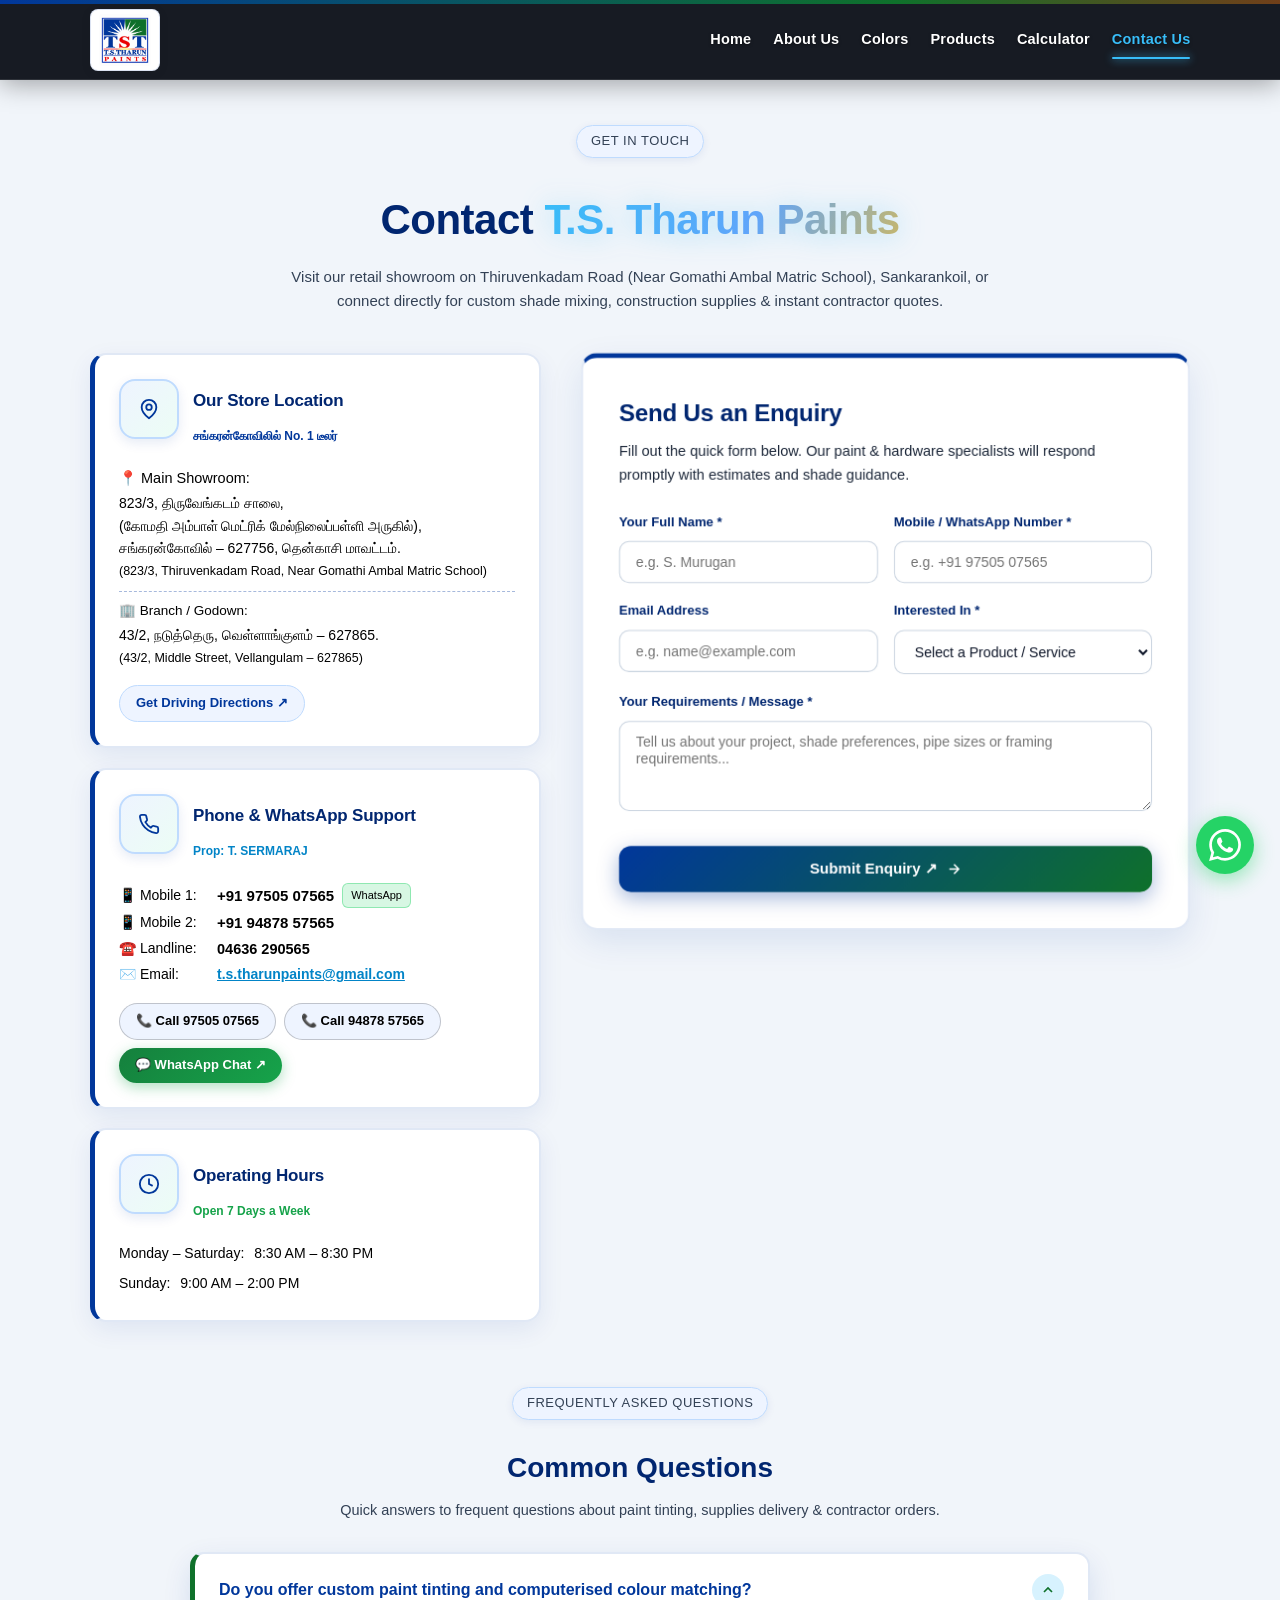
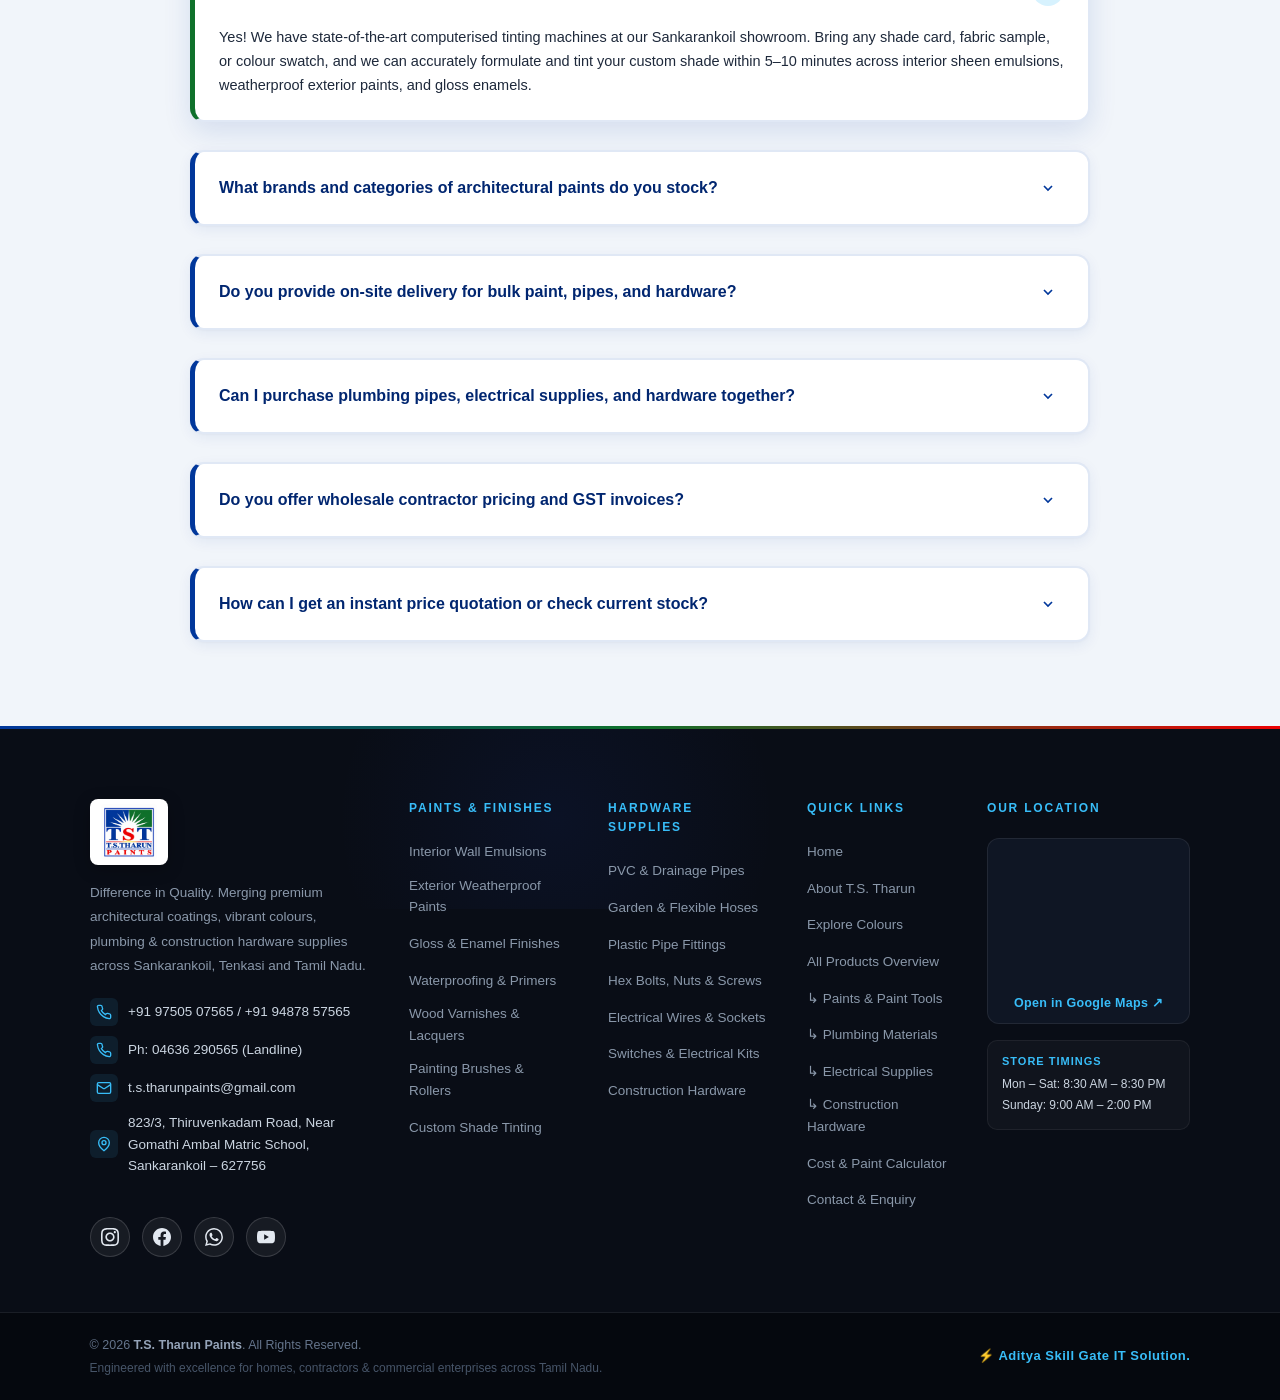
<file: contact.html>
<!DOCTYPE html>
<html lang="en">
<head>
    <meta charset="UTF-8">
    <meta name="viewport" content="width=device-width, initial-scale=1.0">
    <title>Contact Us &amp; Store Location | T.S. Tharun Paints Sankarankoil</title>
    <link rel="icon" type="image/png" href="images/favicon.png">
    <link rel="shortcut icon" href="favicon.ico" type="image/x-icon">
    <link rel="stylesheet" href="style.css?v=6">
</head>
<body>

    <!-- Header Navigation -->
    <header class="inner-header">
        <a href="index.html" class="logo" aria-label="TS Tharun Paints">
            <span class="nav-logo-badge">
                <img src="images/logo.png" alt="TS Tharun Paints" class="site-logo">
            </span>
        </a>

        <nav>
            <a href="index.html">Home</a>
            <a href="about.html">About Us</a>
            <a href="colors.html">Colors</a>
            <a href="products.html">Products</a>
            <a href="calculator.html">Calculator</a>
            <a href="contact.html" class="active">Contact Us</a>
        </nav>
    </header>

    <!-- Contact Details & Form Grid -->
    <section class="contact-page-section">
        <div class="contact-page-container">

            <!-- Contact Page Top Heading -->
            <div class="contact-header-wrap" style="text-align: center; max-width: 720px; margin: 0 auto 40px;">
                <p class="about-tag" style="display: inline-block;">GET IN TOUCH</p>
                <h1 style="color: #04326e; font-size: clamp(28px, 3.8vw, 42px); font-weight: 800; margin: 10px 0 12px; letter-spacing: -0.5px;">
                    Contact <span class="gradient-text-motion">T.S. Tharun Paints</span>
                </h1>
                <p style="color: #64748b; font-size: 15px; line-height: 1.6; margin: 0;">
                    Visit our retail showroom on Thiruvenkadam Road (Near Gomathi Ambal Matric School), Sankarankoil, or connect directly for custom shade mixing, construction supplies &amp; instant contractor quotes.
                </p>
            </div>

            <div class="contact-layout-grid">

                <!-- Left Column: Direct Info Cards -->
                <div class="contact-info-panel">

                    <!-- Card 1: Address -->
                    <div class="contact-info-card swap-box swap-box-1" data-box-index="1">
                        <div class="contact-info-header">
                            <div class="contact-info-icon-wrapper">
                                <svg viewBox="0 0 24 24" fill="none" stroke="currentColor" stroke-width="2" width="22" height="22"><path d="M20 10c0 6-8 12-8 12s-8-6-8-12a8 8 0 0 1 16 0Z"></path><circle cx="12" cy="10" r="3"></circle></svg>
                            </div>
                            <div>
                                <h4 style="color: #000000; font-size: 17px; font-weight: 800; margin: 0;">Our Store Location</h4>
                                <span style="display: inline-block; font-size: 12px; color: #01379b; font-weight: 800; margin-top: 2px;">சங்கரன்கோவிலில் No. 1 டீலர்</span>
                            </div>
                        </div>

                        <div class="card-detail-body" style="color: #000000; font-size: 14px; line-height: 1.6; margin: 12px 0 16px;">
                            <div style="margin-bottom: 10px;">
                                <strong style="color: #000000; font-size: 14.5px; display: block; margin-bottom: 2px;">📍 Main Showroom:</strong>
                                <span style="color: #000000; font-weight: 700;">823/3, திருவேங்கடம் சாலை,</span><br>
                                <span style="color: #1e293b; font-weight: 600;">(கோமதி அம்பாள் மெட்ரிக் மேல்நிலைப்பள்ளி அருகில்),</span><br>
                                <span style="color: #000000; font-weight: 700;">சங்கரன்கோவில் &ndash; 627756, தென்காசி மாவட்டம்.</span><br>
                                <span style="color: #334155; font-size: 12.5px; display: block; margin-top: 2px;">(823/3, Thiruvenkadam Road, Near Gomathi Ambal Matric School)</span>
                            </div>
                            
                            <div style="border-top: 1px dashed rgba(1, 55, 155, 0.35); padding-top: 8px;">
                                <strong style="color: #000000; font-size: 13.5px; display: block; margin-bottom: 2px;">🏢 Branch / Godown:</strong>
                                <span style="color: #000000; font-weight: 700;">43/2, நடுத்தெரு, வெள்ளாங்குளம் &ndash; 627865.</span><br>
                                <span style="color: #334155; font-size: 12.5px;">(43/2, Middle Street, Vellangulam &ndash; 627865)</span>
                            </div>
                        </div>

                        <a href="https://www.google.com/maps/search/?api=1&query=823%2F3+Thiruvenkadam+Road+Gomathi+Ambal+School+Sankarankovil"
                           class="contact-link-pill" target="_blank" rel="noopener">
                            <span>Get Driving Directions ↗</span>
                        </a>
                    </div>

                    <!-- Card 2: Phone & WhatsApp -->
                    <div class="contact-info-card swap-box swap-box-2" data-box-index="2">
                        <div class="contact-info-header">
                            <div class="contact-info-icon-wrapper">
                                <svg viewBox="0 0 24 24" fill="none" stroke="currentColor" stroke-width="2" width="22" height="22"><path d="M22 16.92v3a2 2 0 0 1-2.18 2 19.79 19.79 0 0 1-8.63-3.07 19.5 19.5 0 0 1-6-6 19.79 19.79 0 0 1-3.07-8.67A2 2 0 0 1 4.11 2h3a2 2 0 0 1 2 1.72 12.84 12.84 0 0 0 .7 2.81 2 2 0 0 1-.45 2.11L8.09 9.91a16 16 0 0 0 6 6l1.27-1.27a2 2 0 0 1 2.11-.45 12.84 12.84 0 0 0 2.81.7A2 2 0 0 1 22 16.92z"></path></svg>
                            </div>
                            <div>
                                <h4 style="color: #000000; font-size: 17px; font-weight: 800; margin: 0;">Phone &amp; WhatsApp Support</h4>
                                <span style="display: inline-block; font-size: 12px; color: #0284c7; font-weight: 800; margin-top: 2px;">Prop: T. SERMARAJ</span>
                            </div>
                        </div>

                        <div class="card-detail-body" style="color: #000000; font-size: 14px; line-height: 1.8; margin: 12px 0 16px;">
                            <div style="display: flex; align-items: center; gap: 8px; flex-wrap: wrap;">
                                <strong style="color: #000000; min-width: 90px; font-size: 14px;">📱 Mobile 1:</strong>
                                <a href="tel:+919750507565" style="color: #000000 !important; font-weight: 800; text-decoration: none; font-size: 15px;">+91 97505 07565</a>
                                <span style="font-size: 11px; background: rgba(37, 211, 102, 0.18); color: #166534; font-weight: 800; padding: 2px 8px; border-radius: 6px; border: 1px solid rgba(37, 211, 102, 0.4);">WhatsApp</span>
                            </div>

                            <div style="display: flex; align-items: center; gap: 8px;">
                                <strong style="color: #000000; min-width: 90px; font-size: 14px;">📱 Mobile 2:</strong>
                                <a href="tel:+919487857565" style="color: #000000 !important; font-weight: 800; text-decoration: none; font-size: 15px;">+91 94878 57565</a>
                            </div>

                            <div style="display: flex; align-items: center; gap: 8px;">
                                <strong style="color: #000000; min-width: 90px; font-size: 14px;">☎️ Landline:</strong>
                                <a href="tel:04636290565" style="color: #000000 !important; font-weight: 800; text-decoration: none; font-size: 14.5px;">04636 290565</a>
                            </div>

                            <div style="display: flex; align-items: center; gap: 8px; flex-wrap: wrap;">
                                <strong style="color: #000000; min-width: 90px; font-size: 14px;">✉️ Email:</strong>
                                <a href="mailto:t.s.tharunpaints@gmail.com" style="color: #0284c7 !important; font-weight: 800; text-decoration: underline; font-size: 14px;">t.s.tharunpaints@gmail.com</a>
                            </div>
                        </div>

                        <div style="display: flex; gap: 8px; flex-wrap: wrap;">
                            <a href="tel:+919750507565" class="contact-link-pill" style="color: #000000 !important; font-weight: 800 !important; border-color: rgba(0,0,0,0.2) !important;">
                                <span>📞 Call 97505 07565</span>
                            </a>
                            <a href="tel:+919487857565" class="contact-link-pill" style="color: #000000 !important; font-weight: 800 !important; border-color: rgba(0,0,0,0.2) !important;">
                                <span>📞 Call 94878 57565</span>
                            </a>
                            <a href="https://wa.me/919750507565?text=Hello%20T.S.%20Tharun%20Paints%2C%20I%20have%20an%20enquiry."
                               class="contact-link-pill" style="background: linear-gradient(135deg, #15803d 0%, #16a34a 100%) !important; color: #ffffff !important; border: none !important; font-weight: 800 !important; box-shadow: 0 4px 14px rgba(22, 163, 74, 0.35) !important;" target="_blank" rel="noopener">
                                <span>💬 WhatsApp Chat ↗</span>
                            </a>
                        </div>
                    </div>

                    <!-- Card 3: Store Hours -->
                    <div class="contact-info-card swap-box swap-box-3" data-box-index="3">
                        <div class="contact-info-header">
                            <div class="contact-info-icon-wrapper">
                                <svg viewBox="0 0 24 24" fill="none" stroke="currentColor" stroke-width="2" width="22" height="22"><circle cx="12" cy="12" r="10"></circle><polyline points="12 6 12 12 16 14"></polyline></svg>
                            </div>
                            <div>
                                <h4 style="color: #000000; font-size: 17px; font-weight: 800; margin: 0;">Operating Hours</h4>
                                <span style="display: inline-block; font-size: 12px; color: #16a34a; font-weight: 800; margin-top: 2px;">Open 7 Days a Week</span>
                            </div>
                        </div>

                        <div class="card-detail-body" style="color: #000000; font-size: 14px; line-height: 1.7; margin: 12px 0 0;">
                            <div style="margin-bottom: 6px;">
                                <strong style="color: #000000; font-weight: 800;">Monday &ndash; Saturday:</strong>
                                <span style="color: #000000; font-weight: 700; margin-left: 6px;">8:30 AM &ndash; 8:30 PM</span>
                            </div>
                            <div>
                                <strong style="color: #000000; font-weight: 800;">Sunday:</strong>
                                <span style="color: #000000; font-weight: 700; margin-left: 6px;">9:00 AM &ndash; 2:00 PM</span>
                            </div>
                        </div>
                    </div>

                </div>

                <!-- Right Column: Interactive Contact Form -->
                <div class="contact-form-panel swap-form-panel">
                    <h3>Send Us an Enquiry</h3>
                    <p class="form-desc">Fill out the quick form below. Our paint &amp; hardware specialists will respond promptly with estimates and shade guidance.</p>

                    <form id="contact-form">
                        <div class="form-group-row">
                            <div class="contact-form-group">
                                <label for="contact-name">Your Full Name *</label>
                                <input type="text" id="contact-name" placeholder="e.g. S. Murugan" required>
                            </div>
                            <div class="contact-form-group">
                                <label for="contact-phone">Mobile / WhatsApp Number *</label>
                                <input type="tel" id="contact-phone" placeholder="e.g. +91 97505 07565" required>
                            </div>
                        </div>

                        <div class="form-group-row">
                            <div class="contact-form-group">
                                <label for="contact-email">Email Address</label>
                                <input type="email" id="contact-email" placeholder="e.g. name@example.com">
                            </div>
                            <div class="contact-form-group">
                                <label for="contact-category">Interested In *</label>
                                <select id="contact-category" required>
                                    <option value="" disabled selected>Select a Product / Service</option>
                                    <option value="Paints & Colours">Paints, Emulsions &amp; Finishes</option>
                                    <option value="Plumbing & Pipes">Plumbing Pipes &amp; PVC Fittings</option>
                                    <option value="Electrical Supplies">Electrical Wires &amp; Switches</option>
                                    
                                    <option value="Construction Hardware">Construction Fasteners &amp; Bolts</option>
                                    <option value="Contractor Bulk Order">Contractor / Bulk Order Quote</option>
                                    <option value="Other">General Store Enquiry</option>
                                </select>
                            </div>
                        </div>

                        <div class="contact-form-group">
                            <label for="contact-message">Your Requirements / Message *</label>
                            <textarea id="contact-message" rows="4" placeholder="Tell us about your project, shade preferences, pipe sizes or framing requirements..." required></textarea>
                        </div>

                        <button type="submit" class="contact-submit-btn">
                            <span>Submit Enquiry ↗</span>
                            <svg viewBox="0 0 24 24" fill="none" stroke="currentColor" stroke-width="2.2" width="16" height="16"><path d="M5 12h14m-7-7 7 7-7 7"/></svg>
                        </button>
                    </form>
                </div>

            </div>

            <!-- FAQ Section -->
            <div class="contact-faq-wrap" style="margin-top: 65px; max-width: 900px; margin-left: auto; margin-right: auto;">
                <div style="text-align: center; margin-bottom: 30px;">
                    <p class="about-tag" style="display: inline-block;">FREQUENTLY ASKED QUESTIONS</p>
                    <h2 style="color: #04326e; font-size: 28px; font-weight: 800; margin: 8px 0;">Common Questions</h2>
                    <p style="color: #64748b; font-size: 14.5px;">Quick answers to frequent questions about paint tinting, supplies delivery &amp; contractor orders.</p>
                </div>

                <div class="faq-container">
                    <!-- FAQ Item 1 -->
                    <div class="faq-item active">
                        <button type="button" class="faq-question" aria-expanded="true">
                            <span>Do you offer custom paint tinting and computerised colour matching?</span>
                            <span class="faq-icon" aria-hidden="true">
                                <svg viewBox="0 0 24 24" fill="none" stroke="currentColor" stroke-width="2.5" width="16" height="16"><path d="m6 9 6 6 6-6"/></svg>
                            </span>
                        </button>
                        <div class="faq-answer">
                            <p>Yes! We have state-of-the-art computerised tinting machines at our Sankarankoil showroom. Bring any shade card, fabric sample, or colour swatch, and we can accurately formulate and tint your custom shade within 5–10 minutes across interior sheen emulsions, weatherproof exterior paints, and gloss enamels.</p>
                        </div>
                    </div>

                    <!-- FAQ Item 2 -->
                    <div class="faq-item">
                        <button type="button" class="faq-question" aria-expanded="false">
                            <span>What brands and categories of architectural paints do you stock?</span>
                            <span class="faq-icon" aria-hidden="true">
                                <svg viewBox="0 0 24 24" fill="none" stroke="currentColor" stroke-width="2.5" width="16" height="16"><path d="m6 9 6 6 6-6"/></svg>
                            </span>
                        </button>
                        <div class="faq-answer">
                            <p>We stock 100% genuine architectural coatings including luxury interior emulsions (Royale sheen finishes), anti-algal exterior weatherproofing coatings (Apex &amp; Ultima series), economical interior distempers (Tractor series), moisture barriers, primers, wood polishes, and mirror-gloss synthetic enamels.</p>
                        </div>
                    </div>

                    <!-- FAQ Item 3 -->
                    <div class="faq-item">
                        <button type="button" class="faq-question" aria-expanded="false">
                            <span>Do you provide on-site delivery for bulk paint, pipes, and hardware?</span>
                            <span class="faq-icon" aria-hidden="true">
                                <svg viewBox="0 0 24 24" fill="none" stroke="currentColor" stroke-width="2.5" width="16" height="16"><path d="m6 9 6 6 6-6"/></svg>
                            </span>
                        </button>
                        <div class="faq-answer">
                            <p>Yes, we provide rapid vehicle site delivery across Sankarankoil town and throughout Tenkasi District, Puliyangudi, Tirunelveli rural, and nearby project sites. Bulk orders and heavy plumbing pipes are carefully bundled and dispatched directly to your construction or renovation site.</p>
                        </div>
                    </div>

                    <!-- FAQ Item 4 -->
                    <div class="faq-item">
                        <button type="button" class="faq-question" aria-expanded="false">
                            <span>Can I purchase plumbing pipes, electrical supplies, and hardware together?</span>
                            <span class="faq-icon" aria-hidden="true">
                                <svg viewBox="0 0 24 24" fill="none" stroke="currentColor" stroke-width="2.5" width="16" height="16"><path d="m6 9 6 6 6-6"/></svg>
                            </span>
                        </button>
                        <div class="faq-answer">
                            <p>Absolutely! T.S. Tharun Paints is a complete one-stop building depot. Alongside paints, we supply heavy-gauge ISI PVC &amp; CPVC pipes, brass valves, leak-proof solvent couplers, pure copper house wiring, modular switchboards, MCBs, LED fixtures, and high-tensile structural fasteners.</p>
                        </div>
                    </div>

                    <!-- FAQ Item 5 -->
                    <div class="faq-item">
                        <button type="button" class="faq-question" aria-expanded="false">
                            <span>Do you offer wholesale contractor pricing and GST invoices?</span>
                            <span class="faq-icon" aria-hidden="true">
                                <svg viewBox="0 0 24 24" fill="none" stroke="currentColor" stroke-width="2.5" width="16" height="16"><path d="m6 9 6 6 6-6"/></svg>
                            </span>
                        </button>
                        <div class="faq-answer">
                            <p>Yes. We partner extensively with civil builders, painting contractors, electricians, and interior engineers. We provide tiered commercial wholesale pricing, transparent GST tax invoices, and priority stock reservation for ongoing project stages.</p>
                        </div>
                    </div>

                    <!-- FAQ Item 6 -->
                    <div class="faq-item">
                        <button type="button" class="faq-question" aria-expanded="false">
                            <span>How can I get an instant price quotation or check current stock?</span>
                            <span class="faq-icon" aria-hidden="true">
                                <svg viewBox="0 0 24 24" fill="none" stroke="currentColor" stroke-width="2.5" width="16" height="16"><path d="m6 9 6 6 6-6"/></svg>
                            </span>
                        </button>
                        <div class="faq-answer">
                            <p>You can click the green floating WhatsApp button on our website or call us directly at <strong>+91 97505 07565</strong>. Share your material list or desired paint shades, and our store manager will promptly reply with live stock confirmation and discounted prices.</p>
                        </div>
                    </div>
                </div>
            </div>
        </section>

    <!-- Footer -->
    <footer class="site-footer">
        <div class="footer-top">

            <div class="footer-brand">
                <a href="index.html" class="footer-logo" aria-label="TS Tharun Paints">
                    <div class="footer-logo-badge">
                        <img src="images/logo.png" alt="TS Tharun Paints" class="footer-logo-img">
                    </div>
                </a>
                <p class="footer-tagline">
                    Difference in Quality. Merging premium architectural coatings, vibrant colours, plumbing &amp; construction hardware supplies across Sankarankoil, Tenkasi and Tamil Nadu.
                </p>
                            <div class="footer-contact-direct">
                <a href="tel:+919750507565" class="direct-contact-item">
                    <span class="direct-contact-icon">
                        <svg viewBox="0 0 24 24" fill="none" stroke="currentColor" stroke-width="2" width="16" height="16"><path d="M22 16.92v3a2 2 0 0 1-2.18 2 19.79 19.79 0 0 1-8.63-3.07 19.5 19.5 0 0 1-6-6 19.79 19.79 0 0 1-3.07-8.67A2 2 0 0 1 4.11 2h3a2 2 0 0 1 2 1.72 12.84 12.84 0 0 0 .7 2.81 2 2 0 0 1-.45 2.11L8.09 9.91a16 16 0 0 0 6 6l1.27-1.27a2 2 0 0 1 2.11-.45 12.84 12.84 0 0 0 2.81.7A2 2 0 0 1 22 16.92z"></path></svg>
                    </span>
                    <span>+91 97505 07565 / +91 94878 57565</span>
                </a>
                <a href="tel:04636290565" class="direct-contact-item">
                    <span class="direct-contact-icon">
                        <svg viewBox="0 0 24 24" fill="none" stroke="currentColor" stroke-width="2" width="16" height="16"><path d="M22 16.92v3a2 2 0 0 1-2.18 2 19.79 19.79 0 0 1-8.63-3.07 19.5 19.5 0 0 1-6-6 19.79 19.79 0 0 1-3.07-8.67A2 2 0 0 1 4.11 2h3a2 2 0 0 1 2 1.72 12.84 12.84 0 0 0 .7 2.81 2 2 0 0 1-.45 2.11L8.09 9.91a16 16 0 0 0 6 6l1.27-1.27a2 2 0 0 1 2.11-.45 12.84 12.84 0 0 0 2.81.7A2 2 0 0 1 22 16.92z"></path></svg>
                    </span>
                    <span>Ph: 04636 290565 (Landline)</span>
                </a>
                <a href="mailto:t.s.tharunpaints@gmail.com" class="direct-contact-item">
                    <span class="direct-contact-icon">
                        <svg viewBox="0 0 24 24" fill="none" stroke="currentColor" stroke-width="2" width="16" height="16"><rect width="20" height="16" x="2" y="4" rx="2"></rect><path d="m22 7-8.97 5.7a1.94 1.94 0 0 1-2.06 0L2 7"></path></svg>
                    </span>
                    <span>t.s.tharunpaints@gmail.com</span>
                </a>
                <div class="direct-contact-item">
                    <span class="direct-contact-icon">
                        <svg viewBox="0 0 24 24" fill="none" stroke="currentColor" stroke-width="2" width="16" height="16"><path d="M20 10c0 6-8 12-8 12s-8-6-8-12a8 8 0 0 1 16 0Z"></path><circle cx="12" cy="10" r="3"></circle></svg>
                    </span>
                    <span>823/3, Thiruvenkadam Road, Near Gomathi Ambal Matric School, Sankarankoil &ndash; 627756</span>
                </div>
            </div>
<div class="footer-socials">
                <a href="https://instagram.com" target="_blank" rel="noopener" aria-label="Instagram" class="social-icon social-insta" title="Instagram">
                    <svg viewBox="0 0 24 24" fill="currentColor" width="18" height="18"><path d="M12 2.163c3.204 0 3.584.012 4.85.07 3.252.148 4.771 1.691 4.919 4.919.058 1.265.069 1.645.069 4.849 0 3.205-.012 3.584-.069 4.849-.149 3.225-1.664 4.771-4.919 4.919-1.266.058-1.644.07-4.85.07-3.204 0-3.584-.012-4.849-.07-3.26-.149-4.771-1.699-4.919-4.92-.058-1.265-.07-1.644-.07-4.849 0-3.204.013-3.583.07-4.849.149-3.227 1.664-4.771 4.919-4.919 1.266-.057 1.645-.069 4.849-.069zm0-2.163c-3.259 0-3.667.014-4.947.072-4.358.2-6.78 2.618-6.98 6.98-.059 1.281-.073 1.689-.073 4.948 0 3.259.014 3.668.072 4.948.2 4.358 2.618 6.78 6.98 6.98 1.281.058 1.689.072 4.948.072 3.259 0 3.668-.014 4.948-.072 4.354-.2 6.782-2.618 6.979-6.98.059-1.28.073-1.689.073-4.948 0-3.259-.014-3.667-.072-4.947-.196-4.354-2.617-6.78-6.979-6.98-1.281-.059-1.69-.073-4.949-.073zm0 5.838c-3.403 0-6.162 2.759-6.162 6.162s2.759 6.163 6.162 6.163 6.162-2.759 6.162-6.163c0-3.403-2.759-6.162-6.162-6.162zm0 10.162c-2.209 0-4-1.79-4-4 0-2.209 1.791-4 4-4s4 1.791 4 4c0 2.21-1.791 4-4 4zm6.406-11.845c-.796 0-1.441.645-1.441 1.44s.645 1.44 1.441 1.44c.795 0 1.439-.645 1.439-1.44s-.644-1.44-1.439-1.44z"/></svg>
                </a>
                <a href="https://facebook.com" target="_blank" rel="noopener" aria-label="Facebook" class="social-icon social-facebook" title="Facebook">
                    <svg viewBox="0 0 24 24" fill="currentColor" width="18" height="18"><path d="M24 12.073c0-6.627-5.373-12-12-12s-12 5.373-12 12c0 5.99 4.388 10.954 10.125 11.854v-8.385H7.078v-3.47h3.047V9.43c0-3.007 1.792-4.669 4.533-4.669 1.312 0 2.686.235 2.686.235v2.953H15.83c-1.491 0-1.956.925-1.956 1.874v2.25h3.328l-.532 3.47h-2.796v8.385C19.612 23.027 24 18.062 24 12.073z"/></svg>
                </a>
                <a href="https://wa.me/919750507565" target="_blank" rel="noopener" aria-label="WhatsApp" class="social-icon social-whatsapp" title="WhatsApp">
                    <svg viewBox="0 0 24 24" fill="currentColor" width="18" height="18"><path d="M17.472 14.382c-.297-.149-1.758-.867-2.03-.967-.273-.099-.471-.148-.67.15-.197.297-.767.966-.94 1.164-.173.199-.347.223-.644.075-.297-.15-1.255-.463-2.39-1.475-.883-.788-1.48-1.761-1.653-2.059-.173-.297-.018-.458.13-.606.134-.133.298-.347.446-.52.149-.174.198-.298.298-.497.099-.198.05-.371-.025-.52-.075-.149-.669-1.612-.916-2.207-.242-.579-.487-.5-.669-.51-.173-.008-.371-.01-.57-.01-.198 0-.52.074-.792.372-.272.297-1.04 1.016-1.04 2.479 0 1.462 1.065 2.875 1.213 3.074.149.198 2.096 3.2 5.077 4.487.709.306 1.262.489 1.694.625.712.227 1.36.195 1.871.118.571-.085 1.758-.719 2.006-1.413.248-.694.248-1.289.173-1.413-.074-.124-.272-.198-.57-.347m-5.421 7.403h-.004a9.87 9.87 0 0 1-5.031-1.378l-.361-.214-3.741.982.998-3.648-.235-.374a9.86 9.86 0 0 1-1.51-5.26c.001-5.45 4.436-9.884 9.888-9.884 2.64 0 5.122 1.03 6.988 2.898a9.825 9.825 0 0 1 2.893 6.994c-.003 5.45-4.437 9.884-9.885 9.884m8.413-18.297A11.815 11.815 0 0 0 12.05 0C5.495 0 .16 5.335.157 11.892c0 2.096.547 4.142 1.588 5.945L.057 24l6.305-1.654a11.882 11.882 0 0 0 5.683 1.448h.005c6.554 0 11.89-5.335 11.893-11.893a11.821 11.821 0 0 0-3.48-8.413Z"/></svg>
                </a>
                <a href="https://youtube.com" target="_blank" rel="noopener" aria-label="YouTube" class="social-icon social-youtube" title="YouTube">
                    <svg viewBox="0 0 24 24" fill="currentColor" width="18" height="18"><path d="M23.498 6.186a3.016 3.016 0 0 0-2.122-2.136C19.505 3.545 12 3.545 12 3.545s-7.505 0-9.377.505A3.017 3.017 0 0 0 .502 6.186C0 8.07 0 12 0 12s0 3.93.502 5.814a3.016 3.016 0 0 0 2.122 2.136c1.871.505 9.376.505 9.376.505s7.505 0 9.377-.505a3.015 3.015 0 0 0 2.122-2.136C24 15.93 24 12 24 12s0-3.93-.502-5.814zM9.545 15.568V8.432L15.818 12l-6.273 3.568z"/></svg>
                </a>
            </div>
            </div>

            <!-- Paints & Finishes -->
            <div class="footer-col">
                <h4 class="footer-col-title">Paints &amp; Finishes</h4>
                <ul class="footer-links">
                    <li><a href="paints.html#paints-royale">Interior Wall Emulsions</a></li>
                    <li><a href="paints.html#paints-apex">Exterior Weatherproof Paints</a></li>
                    <li><a href="paints.html#paints-enamel">Gloss &amp; Enamel Finishes</a></li>
                    <li><a href="paints.html#paints-damp-proof">Waterproofing &amp; Primers</a></li>
                    <li><a href="paints.html#paints-varnish">Wood Varnishes &amp; Lacquers</a></li>
                    <li><a href="paints.html#paints-rollers">Painting Brushes &amp; Rollers</a></li>
                    <li><a href="colors.html#custom-tinting">Custom Shade Tinting</a></li>
                </ul>
            </div>

            <!-- Hardware & Plumbing Supplies -->
            <div class="footer-col">
                <h4 class="footer-col-title">Hardware Supplies</h4>
                <ul class="footer-links">
                    <li><a href="plumbing.html#plumbing-pvc-pipe">PVC &amp; Drainage Pipes</a></li>
                    <li><a href="plumbing.html#plumbing-hose">Garden &amp; Flexible Hoses</a></li>
                    <li><a href="plumbing.html#plumbing-fittings">Plastic Pipe Fittings</a></li>
                    <li><a href="construction.html#hardware-hex-bolts">Hex Bolts, Nuts &amp; Screws</a></li>
                    <li><a href="electrical.html#electrical-wires">Electrical Wires &amp; Sockets</a></li>
                    <li><a href="electrical.html#electrical-switches">Switches &amp; Electrical Kits</a></li>
                    <li><a href="construction.html#products">Construction Hardware</a></li>
                </ul>
            </div>

            <!-- Quick Links -->
            <div class="footer-col">
                <h4 class="footer-col-title">Quick Links</h4>
                <ul class="footer-links">
                    <li><a href="index.html">Home</a></li>
                    <li><a href="about.html">About T.S. Tharun</a></li>
                    <li><a href="colors.html">Explore Colours</a></li>
                    <li><a href="products.html">All Products Overview</a></li>
                    <li><a href="paints.html">↳ Paints &amp; Paint Tools</a></li>
                    <li><a href="plumbing.html">↳ Plumbing Materials</a></li>
                    <li><a href="electrical.html">↳ Electrical Supplies</a></li>
                    <li><a href="construction.html">↳ Construction Hardware</a></li>
                    <li><a href="calculator.html">Cost &amp; Paint Calculator</a></li>
                    <li><a href="contact.html">Contact &amp; Enquiry</a></li>
                </ul>
            </div>

            <!-- Location Map -->
            <div class="footer-col footer-col-map">
                <h4 class="footer-col-title">Our Location</h4>
                <div class="footer-map-card">
                    <iframe
                        src="https://www.google.com/maps?q=823/3,+Thiruvenkadam+Road,+Near+Gomathi+Ambal+Matric+School,+Sankarankovil,+Tamil+Nadu+627756&output=embed"
                        width="100%"
                        height="140"
                        style="border:0; border-radius:10px; display:block;"
                        loading="lazy"
                        allowfullscreen=""
                        referrerpolicy="no-referrer-when-downgrade"
                        title="TS Tharun Paints location map">
                    </iframe>
                    <a href="https://www.google.com/maps/search/?api=1&query=823%2F3+Thiruvenkadam+Road+Gomathi+Ambal+School+Sankarankovil"
                       target="_blank" rel="noopener" class="map-cta">
                        Open in Google Maps ↗
                    </a>
                </div>
                <div class="footer-hours">
                    <span class="hours-title">Store Timings</span>
                    <p>Mon – Sat: 8:30 AM – 8:30 PM</p>
                    <p>Sunday: 9:00 AM – 2:00 PM</p>
                </div>
            </div>

        </div>

        <div class="footer-bottom">
            <div class="footer-bottom-left">
                <p>&copy; 2026 <strong>T.S. Tharun Paints</strong>. All Rights Reserved.</p>
                <p class="footer-credit">Engineered with excellence for homes, contractors &amp; commercial enterprises across Tamil Nadu.</p>
            </div>
            <div class="footer-bottom-right">
                <span class="agency-credit">⚡ Aditya Skill Gate IT Solution.</span>
            </div>
        </div>
    </footer>

    <!-- Floating WhatsApp Action Button -->
    <a href="https://wa.me/919750507565?text=Hello%20T.S.%20Tharun%20Paints%2C%20I%20have%20an%20enquiry."
       class="floating-whatsapp"
       target="_blank"
       rel="noopener"
       aria-label="Chat with T.S. Tharun Paints on WhatsApp">
        <svg viewBox="0 0 24 24" fill="currentColor" width="32" height="32">
            <path d="M17.472 14.382c-.297-.149-1.758-.867-2.03-.967-.273-.099-.471-.148-.67.15-.197.297-.767.966-.94 1.164-.173.199-.347.223-.644.075-.297-.15-1.255-.463-2.39-1.475-.883-.788-1.48-1.761-1.653-2.059-.173-.297-.018-.458.13-.606.134-.133.298-.347.446-.52.149-.174.198-.298.298-.497.099-.198.05-.371-.025-.52-.075-.149-.669-1.612-.916-2.207-.242-.579-.487-.5-.669-.51-.173-.008-.371-.01-.57-.01-.198 0-.52.074-.792.372-.272.297-1.04 1.016-1.04 2.479 0 1.462 1.065 2.875 1.213 3.074.149.198 2.096 3.2 5.077 4.487.709.306 1.262.489 1.694.625.712.227 1.36.195 1.871.118.571-.085 1.758-.719 2.006-1.413.248-.694.248-1.289.173-1.413-.074-.124-.272-.198-.57-.347m-5.421 7.403h-.004a9.87 9.87 0 0 1-5.031-1.378l-.361-.214-3.741.982.998-3.648-.235-.374a9.86 9.86 0 0 1-1.51-5.26c.001-5.45 4.436-9.884 9.888-9.884 2.64 0 5.122 1.03 6.988 2.898a9.825 9.825 0 0 1 2.893 6.994c-.003 5.45-4.437 9.884-9.885 9.884m8.413-18.297A11.815 11.815 0 0 0 12.05 0C5.495 0 .16 5.335.157 11.892c0 2.096.547 4.142 1.588 5.945L.057 24l6.305-1.654a11.882 11.882 0 0 0 5.683 1.448h.005c6.554 0 11.89-5.335 11.893-11.893a11.821 11.821 0 0 0-3.48-8.413Z"/>
        </svg>
    </a>

    <script src="script.js"></script>
</body>
</html>
</file>
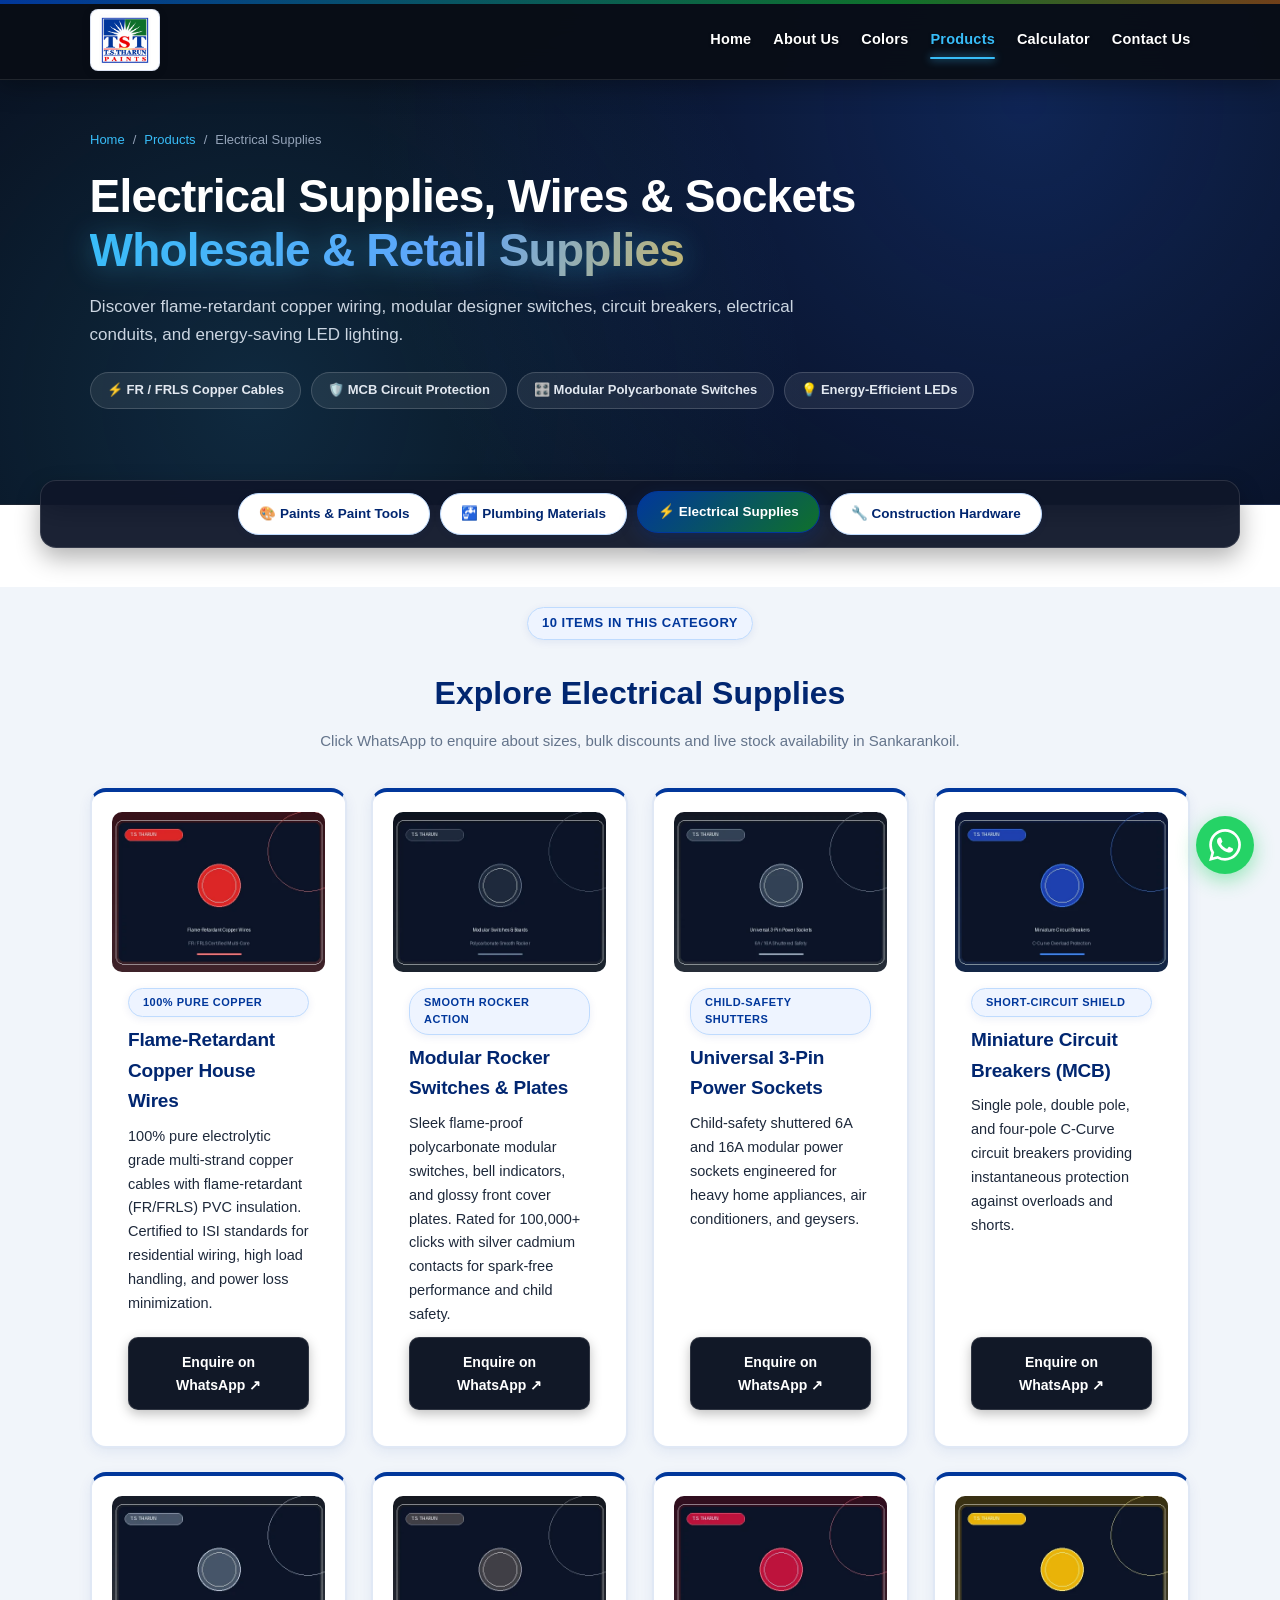
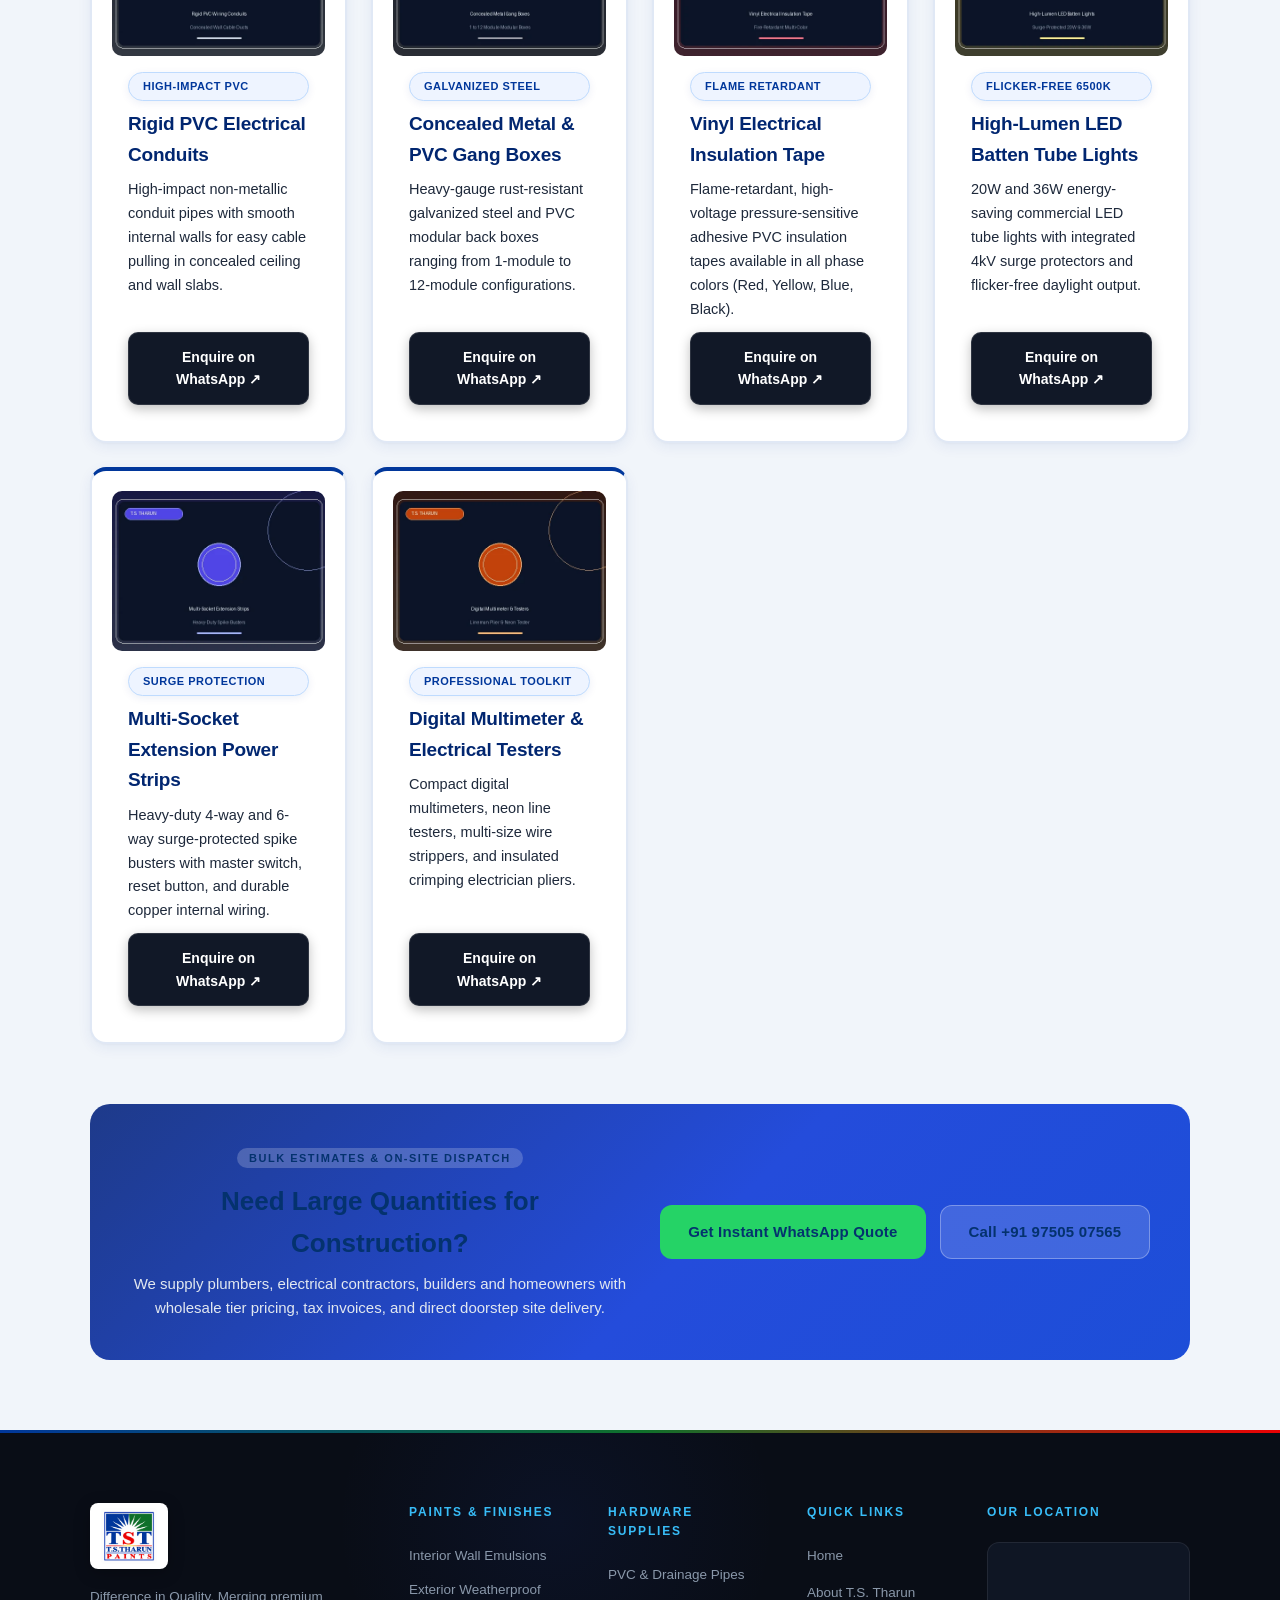
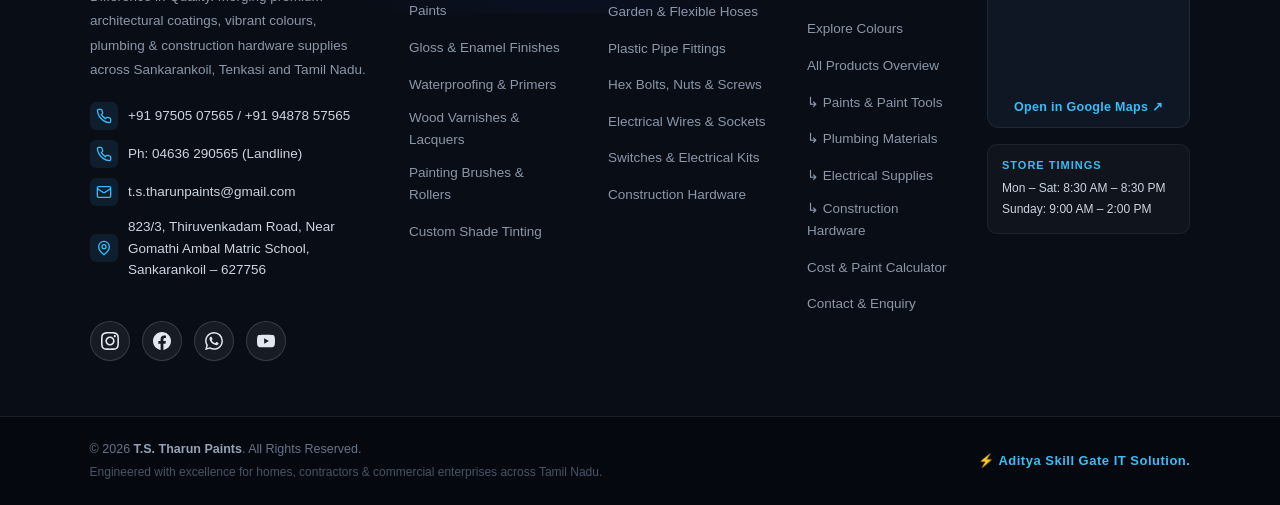
<file: electrical.html>
<!DOCTYPE html>
<html lang="en">
<head>
    <meta charset="UTF-8">
    <meta name="viewport" content="width=device-width, initial-scale=1.0">
    <title>Electrical Supplies, Wires & Sockets | T.S. Tharun Paints Sankarankoil</title>
    <link rel="icon" type="image/png" href="images/favicon.png">
    <link rel="shortcut icon" href="favicon.ico" type="image/x-icon">
    <link rel="stylesheet" href="style.css?v=5">
</head>
<body>

    <!-- Header Navigation -->
    <header class="inner-header">
        <a href="index.html" class="logo" aria-label="TS Tharun Paints">
            <span class="nav-logo-badge">
                <img src="images/logo.png" alt="TS Tharun Paints" class="site-logo">
            </span>
        </a>

        <nav>
            <a href="index.html">Home</a>
            <a href="about.html">About Us</a>
            <a href="colors.html">Colors</a>
            <a href="products.html" class="active">Products</a>
            <a href="calculator.html">Calculator</a>
            <a href="contact.html">Contact Us</a>
        </nav>
    </header>

    <!-- Page Hero Banner -->
    <section class="page-hero">
        <div class="page-hero-container">
            <div class="page-breadcrumb">
                <a href="index.html">Home</a> <span>/</span> <a href="products.html">Products</a> <span>/</span> <span>Electrical Supplies</span>
            </div>
            <h1 class="page-hero-title">
                Electrical Supplies, Wires & Sockets<br>
                <span class="gradient-text-motion">Wholesale &amp; Retail Supplies</span>
            </h1>
            <p class="page-hero-subtitle">
                Discover flame-retardant copper wiring, modular designer switches, circuit breakers, electrical conduits, and energy-saving LED lighting.
            </p>

            <div class="page-feature-pills">
                <div class="page-pill">⚡ FR / FRLS Copper Cables</div>
                <div class="page-pill">🛡️ MCB Circuit Protection</div>
                <div class="page-pill">🎛️ Modular Polycarbonate Switches</div>
                <div class="page-pill">💡 Energy-Efficient LEDs</div>
            </div>
        </div>
    </section>

    <!-- Category Switcher Navigator -->
    <div class="category-filter-bar">
        <a href="paints.html" class="cat-filter-btn">🎨 Paints & Paint Tools</a>
        <a href="plumbing.html" class="cat-filter-btn">🚰 Plumbing Materials</a>
        <a href="electrical.html" class="cat-filter-btn active">⚡ Electrical Supplies</a>
        <a href="construction.html" class="cat-filter-btn">🔧 Construction Hardware</a>
    </div>

    <!-- Products Catalog Section -->
    <section id="products" style="padding: 20px 7% 70px; background: #ffffff;">
        <div style="max-width: 1250px; margin: 0 auto;">

            <div style="text-align: center; max-width: 750px; margin: 0 auto 35px;">
                <p class="about-tag" style="display: inline-block;">10 ITEMS IN THIS CATEGORY</p>
                <h2 style="color: #04326e; font-size: 32px; font-weight: 800; margin: 10px 0 10px;">
                    Explore <span>Electrical Supplies</span>
                </h2>
                <p style="color: #64748b; font-size: 15px;">Click WhatsApp to enquire about sizes, bulk discounts and live stock availability in Sankarankoil.</p>
            </div>

            <div class="product-grid">
                <div class="product-card" id="electrical-wires">
                    <img src="images/products/electrical-wires.webp" alt="Flame-Retardant Copper House Wires" loading="lazy">
                    <div class="product-info">
                        <span class="product-tag-badge">100% Pure Copper</span>
                        <h3>Flame-Retardant Copper House Wires</h3>
                        <p>100% pure electrolytic grade multi-strand copper cables with flame-retardant (FR/FRLS) PVC insulation. Certified to ISI standards for residential wiring, high load handling, and power loss minimization.</p>
                        <div class="product-card-actions">
                            <a href="https://wa.me/919750507565?text=Hello%20T.S.%20Tharun%20Paints,%20I%20want%20to%20enquire%20about%20Flame-Retardant%20Copper%20House%20Wires."
                               target="_blank" rel="noopener" class="shop-button">
                                Enquire on WhatsApp ↗
                            </a>
                        </div>
                    </div>
                </div>

                <div class="product-card" id="electrical-switches">
                    <img src="images/products/electrical-switches.webp" alt="Modular Rocker Switches & Plates" loading="lazy">
                    <div class="product-info">
                        <span class="product-tag-badge">Smooth Rocker Action</span>
                        <h3>Modular Rocker Switches & Plates</h3>
                        <p>Sleek flame-proof polycarbonate modular switches, bell indicators, and glossy front cover plates. Rated for 100,000+ clicks with silver cadmium contacts for spark-free performance and child safety.</p>
                        <div class="product-card-actions">
                            <a href="https://wa.me/919750507565?text=Hello%20T.S.%20Tharun%20Paints,%20I%20want%20to%20enquire%20about%20Modular%20Rocker%20Switches%20&%20Plates."
                               target="_blank" rel="noopener" class="shop-button">
                                Enquire on WhatsApp ↗
                            </a>
                        </div>
                    </div>
                </div>

                <div class="product-card" id="electrical-sockets">
                    <img src="images/products/electrical-sockets.webp" alt="Universal 3-Pin Power Sockets" loading="lazy">
                    <div class="product-info">
                        <span class="product-tag-badge">Child-Safety Shutters</span>
                        <h3>Universal 3-Pin Power Sockets</h3>
                        <p>Child-safety shuttered 6A and 16A modular power sockets engineered for heavy home appliances, air conditioners, and geysers.</p>
                        <div class="product-card-actions">
                            <a href="https://wa.me/919750507565?text=Hello%20T.S.%20Tharun%20Paints,%20I%20want%20to%20enquire%20about%20Universal%203-Pin%20Power%20Sockets."
                               target="_blank" rel="noopener" class="shop-button">
                                Enquire on WhatsApp ↗
                            </a>
                        </div>
                    </div>
                </div>

                <div class="product-card" id="electrical-mcb">
                    <img src="images/products/electrical-mcb.webp" alt="Miniature Circuit Breakers (MCB)" loading="lazy">
                    <div class="product-info">
                        <span class="product-tag-badge">Short-Circuit Shield</span>
                        <h3>Miniature Circuit Breakers (MCB)</h3>
                        <p>Single pole, double pole, and four-pole C-Curve circuit breakers providing instantaneous protection against overloads and shorts.</p>
                        <div class="product-card-actions">
                            <a href="https://wa.me/919750507565?text=Hello%20T.S.%20Tharun%20Paints,%20I%20want%20to%20enquire%20about%20Miniature%20Circuit%20Breakers%20(MCB)."
                               target="_blank" rel="noopener" class="shop-button">
                                Enquire on WhatsApp ↗
                            </a>
                        </div>
                    </div>
                </div>

                <div class="product-card" id="electrical-conduits">
                    <img src="images/products/electrical-conduits.webp" alt="Rigid PVC Electrical Conduits" loading="lazy">
                    <div class="product-info">
                        <span class="product-tag-badge">High-Impact PVC</span>
                        <h3>Rigid PVC Electrical Conduits</h3>
                        <p>High-impact non-metallic conduit pipes with smooth internal walls for easy cable pulling in concealed ceiling and wall slabs.</p>
                        <div class="product-card-actions">
                            <a href="https://wa.me/919750507565?text=Hello%20T.S.%20Tharun%20Paints,%20I%20want%20to%20enquire%20about%20Rigid%20PVC%20Electrical%20Conduits."
                               target="_blank" rel="noopener" class="shop-button">
                                Enquire on WhatsApp ↗
                            </a>
                        </div>
                    </div>
                </div>

                <div class="product-card" id="electrical-junction">
                    <img src="images/products/electrical-junction.webp" alt="Concealed Metal & PVC Gang Boxes" loading="lazy">
                    <div class="product-info">
                        <span class="product-tag-badge">Galvanized Steel</span>
                        <h3>Concealed Metal & PVC Gang Boxes</h3>
                        <p>Heavy-gauge rust-resistant galvanized steel and PVC modular back boxes ranging from 1-module to 12-module configurations.</p>
                        <div class="product-card-actions">
                            <a href="https://wa.me/919750507565?text=Hello%20T.S.%20Tharun%20Paints,%20I%20want%20to%20enquire%20about%20Concealed%20Metal%20&%20PVC%20Gang%20Boxes."
                               target="_blank" rel="noopener" class="shop-button">
                                Enquire on WhatsApp ↗
                            </a>
                        </div>
                    </div>
                </div>

                <div class="product-card" id="electrical-tape">
                    <img src="images/products/electrical-tape.webp" alt="Vinyl Electrical Insulation Tape" loading="lazy">
                    <div class="product-info">
                        <span class="product-tag-badge">Flame Retardant</span>
                        <h3>Vinyl Electrical Insulation Tape</h3>
                        <p>Flame-retardant, high-voltage pressure-sensitive adhesive PVC insulation tapes available in all phase colors (Red, Yellow, Blue, Black).</p>
                        <div class="product-card-actions">
                            <a href="https://wa.me/919750507565?text=Hello%20T.S.%20Tharun%20Paints,%20I%20want%20to%20enquire%20about%20Vinyl%20Electrical%20Insulation%20Tape."
                               target="_blank" rel="noopener" class="shop-button">
                                Enquire on WhatsApp ↗
                            </a>
                        </div>
                    </div>
                </div>

                <div class="product-card" id="electrical-lights">
                    <img src="images/products/electrical-lights.webp" alt="High-Lumen LED Batten Tube Lights" loading="lazy">
                    <div class="product-info">
                        <span class="product-tag-badge">Flicker-Free 6500K</span>
                        <h3>High-Lumen LED Batten Tube Lights</h3>
                        <p>20W and 36W energy-saving commercial LED tube lights with integrated 4kV surge protectors and flicker-free daylight output.</p>
                        <div class="product-card-actions">
                            <a href="https://wa.me/919750507565?text=Hello%20T.S.%20Tharun%20Paints,%20I%20want%20to%20enquire%20about%20High-Lumen%20LED%20Batten%20Tube%20Lights."
                               target="_blank" rel="noopener" class="shop-button">
                                Enquire on WhatsApp ↗
                            </a>
                        </div>
                    </div>
                </div>

                <div class="product-card" id="electrical-extension">
                    <img src="images/products/electrical-extension.webp" alt="Multi-Socket Extension Power Strips" loading="lazy">
                    <div class="product-info">
                        <span class="product-tag-badge">Surge Protection</span>
                        <h3>Multi-Socket Extension Power Strips</h3>
                        <p>Heavy-duty 4-way and 6-way surge-protected spike busters with master switch, reset button, and durable copper internal wiring.</p>
                        <div class="product-card-actions">
                            <a href="https://wa.me/919750507565?text=Hello%20T.S.%20Tharun%20Paints,%20I%20want%20to%20enquire%20about%20Multi-Socket%20Extension%20Power%20Strips."
                               target="_blank" rel="noopener" class="shop-button">
                                Enquire on WhatsApp ↗
                            </a>
                        </div>
                    </div>
                </div>

                <div class="product-card" id="electrical-tools">
                    <img src="images/products/electrical-tools.webp" alt="Digital Multimeter & Electrical Testers" loading="lazy">
                    <div class="product-info">
                        <span class="product-tag-badge">Professional Toolkit</span>
                        <h3>Digital Multimeter & Electrical Testers</h3>
                        <p>Compact digital multimeters, neon line testers, multi-size wire strippers, and insulated crimping electrician pliers.</p>
                        <div class="product-card-actions">
                            <a href="https://wa.me/919750507565?text=Hello%20T.S.%20Tharun%20Paints,%20I%20want%20to%20enquire%20about%20Digital%20Multimeter%20&%20Electrical%20Testers."
                               target="_blank" rel="noopener" class="shop-button">
                                Enquire on WhatsApp ↗
                            </a>
                        </div>
                    </div>
                </div>
            </div>

            <!-- Contractor Bulk Order Banner -->
            <div style="margin-top: 60px; background: linear-gradient(135deg, #1e3a8a 0%, #244cdb 55%, #1d4ed8 100%); border-radius: 20px; padding: 40px; color: #04326e; display: flex; justify-content: space-between; align-items: center; gap: 30px; flex-wrap: wrap;">
                <div style="flex: 1 1 500px;">
                    <span style="background: rgba(255,255,255,0.2); padding: 4px 12px; border-radius: 20px; font-size: 11px; font-weight: 800; letter-spacing: 1.5px; text-transform: uppercase;">BULK ESTIMATES &amp; ON-SITE DISPATCH</span>
                    <h3 style="font-size: 26px; font-weight: 800; margin: 12px 0 8px; color: #04326e;">Need Large Quantities for Construction?</h3>
                    <p style="font-size: 15px; color: #e2e8f0; line-height: 1.6; margin: 0;">We supply plumbers, electrical contractors, builders and homeowners with wholesale tier pricing, tax invoices, and direct doorstep site delivery.</p>
                </div>
                <div style="display: flex; gap: 14px; flex-wrap: wrap;">
                    <a href="https://wa.me/919750507565?text=Hello%20T.S.%20Tharun%20Paints%2C%20I%20need%20a%20bulk%20quote%20for%20Electrical%20Supplies."
                       class="hero-btn" style="background: #25D366; color: #04326e; font-weight: 700;" target="_blank" rel="noopener">
                        <span>Get Instant WhatsApp Quote</span>
                    </a>
                    <a href="tel:+919750507565" class="hero-btn" style="background: rgba(255,255,255,0.15); border: 1px solid rgba(255,255,255,0.3); color: #04326e;">
                        <span>Call +91 97505 07565</span>
                    </a>
                </div>
            </div>

        </div>
    </section>

    <!-- Footer -->
    <footer class="site-footer">
        <div class="footer-top">

            <div class="footer-brand">
                <a href="index.html" class="footer-logo" aria-label="TS Tharun Paints">
                    <div class="footer-logo-badge">
                        <img src="images/logo.png" alt="TS Tharun Paints" class="footer-logo-img">
                    </div>
                </a>
                <p class="footer-tagline">
                    Difference in Quality. Merging premium architectural coatings, vibrant colours, plumbing &amp; construction hardware supplies across Sankarankoil, Tenkasi and Tamil Nadu.
                </p>
                            <div class="footer-contact-direct">
                <a href="tel:+919750507565" class="direct-contact-item">
                    <span class="direct-contact-icon">
                        <svg viewBox="0 0 24 24" fill="none" stroke="currentColor" stroke-width="2" width="16" height="16"><path d="M22 16.92v3a2 2 0 0 1-2.18 2 19.79 19.79 0 0 1-8.63-3.07 19.5 19.5 0 0 1-6-6 19.79 19.79 0 0 1-3.07-8.67A2 2 0 0 1 4.11 2h3a2 2 0 0 1 2 1.72 12.84 12.84 0 0 0 .7 2.81 2 2 0 0 1-.45 2.11L8.09 9.91a16 16 0 0 0 6 6l1.27-1.27a2 2 0 0 1 2.11-.45 12.84 12.84 0 0 0 2.81.7A2 2 0 0 1 22 16.92z"></path></svg>
                    </span>
                    <span>+91 97505 07565 / +91 94878 57565</span>
                </a>
                <a href="tel:04636290565" class="direct-contact-item">
                    <span class="direct-contact-icon">
                        <svg viewBox="0 0 24 24" fill="none" stroke="currentColor" stroke-width="2" width="16" height="16"><path d="M22 16.92v3a2 2 0 0 1-2.18 2 19.79 19.79 0 0 1-8.63-3.07 19.5 19.5 0 0 1-6-6 19.79 19.79 0 0 1-3.07-8.67A2 2 0 0 1 4.11 2h3a2 2 0 0 1 2 1.72 12.84 12.84 0 0 0 .7 2.81 2 2 0 0 1-.45 2.11L8.09 9.91a16 16 0 0 0 6 6l1.27-1.27a2 2 0 0 1 2.11-.45 12.84 12.84 0 0 0 2.81.7A2 2 0 0 1 22 16.92z"></path></svg>
                    </span>
                    <span>Ph: 04636 290565 (Landline)</span>
                </a>
                <a href="mailto:t.s.tharunpaints@gmail.com" class="direct-contact-item">
                    <span class="direct-contact-icon">
                        <svg viewBox="0 0 24 24" fill="none" stroke="currentColor" stroke-width="2" width="16" height="16"><rect width="20" height="16" x="2" y="4" rx="2"></rect><path d="m22 7-8.97 5.7a1.94 1.94 0 0 1-2.06 0L2 7"></path></svg>
                    </span>
                    <span>t.s.tharunpaints@gmail.com</span>
                </a>
                <div class="direct-contact-item">
                    <span class="direct-contact-icon">
                        <svg viewBox="0 0 24 24" fill="none" stroke="currentColor" stroke-width="2" width="16" height="16"><path d="M20 10c0 6-8 12-8 12s-8-6-8-12a8 8 0 0 1 16 0Z"></path><circle cx="12" cy="10" r="3"></circle></svg>
                    </span>
                    <span>823/3, Thiruvenkadam Road, Near Gomathi Ambal Matric School, Sankarankoil &ndash; 627756</span>
                </div>
            </div>
<div class="footer-socials">
                <a href="https://instagram.com" target="_blank" rel="noopener" aria-label="Instagram" class="social-icon social-insta" title="Instagram">
                    <svg viewBox="0 0 24 24" fill="currentColor" width="18" height="18"><path d="M12 2.163c3.204 0 3.584.012 4.85.07 3.252.148 4.771 1.691 4.919 4.919.058 1.265.069 1.645.069 4.849 0 3.205-.012 3.584-.069 4.849-.149 3.225-1.664 4.771-4.919 4.919-1.266.058-1.644.07-4.85.07-3.204 0-3.584-.012-4.849-.07-3.26-.149-4.771-1.699-4.919-4.92-.058-1.265-.07-1.644-.07-4.849 0-3.204.013-3.583.07-4.849.149-3.227 1.664-4.771 4.919-4.919 1.266-.057 1.645-.069 4.849-.069zm0-2.163c-3.259 0-3.667.014-4.947.072-4.358.2-6.78 2.618-6.98 6.98-.059 1.281-.073 1.689-.073 4.948 0 3.259.014 3.668.072 4.948.2 4.358 2.618 6.78 6.98 6.98 1.281.058 1.689.072 4.948.072 3.259 0 3.668-.014 4.948-.072 4.354-.2 6.782-2.618 6.979-6.98.059-1.28.073-1.689.073-4.948 0-3.259-.014-3.667-.072-4.947-.196-4.354-2.617-6.78-6.979-6.98-1.281-.059-1.69-.073-4.949-.073zm0 5.838c-3.403 0-6.162 2.759-6.162 6.162s2.759 6.163 6.162 6.163 6.162-2.759 6.162-6.163c0-3.403-2.759-6.162-6.162-6.162zm0 10.162c-2.209 0-4-1.79-4-4 0-2.209 1.791-4 4-4s4 1.791 4 4c0 2.21-1.791 4-4 4zm6.406-11.845c-.796 0-1.441.645-1.441 1.44s.645 1.44 1.441 1.44c.795 0 1.439-.645 1.439-1.44s-.644-1.44-1.439-1.44z"/></svg>
                </a>
                <a href="https://facebook.com" target="_blank" rel="noopener" aria-label="Facebook" class="social-icon social-facebook" title="Facebook">
                    <svg viewBox="0 0 24 24" fill="currentColor" width="18" height="18"><path d="M24 12.073c0-6.627-5.373-12-12-12s-12 5.373-12 12c0 5.99 4.388 10.954 10.125 11.854v-8.385H7.078v-3.47h3.047V9.43c0-3.007 1.792-4.669 4.533-4.669 1.312 0 2.686.235 2.686.235v2.953H15.83c-1.491 0-1.956.925-1.956 1.874v2.25h3.328l-.532 3.47h-2.796v8.385C19.612 23.027 24 18.062 24 12.073z"/></svg>
                </a>
                <a href="https://wa.me/919750507565" target="_blank" rel="noopener" aria-label="WhatsApp" class="social-icon social-whatsapp" title="WhatsApp">
                    <svg viewBox="0 0 24 24" fill="currentColor" width="18" height="18"><path d="M17.472 14.382c-.297-.149-1.758-.867-2.03-.967-.273-.099-.471-.148-.67.15-.197.297-.767.966-.94 1.164-.173.199-.347.223-.644.075-.297-.15-1.255-.463-2.39-1.475-.883-.788-1.48-1.761-1.653-2.059-.173-.297-.018-.458.13-.606.134-.133.298-.347.446-.52.149-.174.198-.298.298-.497.099-.198.05-.371-.025-.52-.075-.149-.669-1.612-.916-2.207-.242-.579-.487-.5-.669-.51-.173-.008-.371-.01-.57-.01-.198 0-.52.074-.792.372-.272.297-1.04 1.016-1.04 2.479 0 1.462 1.065 2.875 1.213 3.074.149.198 2.096 3.2 5.077 4.487.709.306 1.262.489 1.694.625.712.227 1.36.195 1.871.118.571-.085 1.758-.719 2.006-1.413.248-.694.248-1.289.173-1.413-.074-.124-.272-.198-.57-.347m-5.421 7.403h-.004a9.87 9.87 0 0 1-5.031-1.378l-.361-.214-3.741.982.998-3.648-.235-.374a9.86 9.86 0 0 1-1.51-5.26c.001-5.45 4.436-9.884 9.888-9.884 2.64 0 5.122 1.03 6.988 2.898a9.825 9.825 0 0 1 2.893 6.994c-.003 5.45-4.437 9.884-9.885 9.884m8.413-18.297A11.815 11.815 0 0 0 12.05 0C5.495 0 .16 5.335.157 11.892c0 2.096.547 4.142 1.588 5.945L.057 24l6.305-1.654a11.882 11.882 0 0 0 5.683 1.448h.005c6.554 0 11.89-5.335 11.893-11.893a11.821 11.821 0 0 0-3.48-8.413Z"/></svg>
                </a>
                <a href="https://youtube.com" target="_blank" rel="noopener" aria-label="YouTube" class="social-icon social-youtube" title="YouTube">
                    <svg viewBox="0 0 24 24" fill="currentColor" width="18" height="18"><path d="M23.498 6.186a3.016 3.016 0 0 0-2.122-2.136C19.505 3.545 12 3.545 12 3.545s-7.505 0-9.377.505A3.017 3.017 0 0 0 .502 6.186C0 8.07 0 12 0 12s0 3.93.502 5.814a3.016 3.016 0 0 0 2.122 2.136c1.871.505 9.376.505 9.376.505s7.505 0 9.377-.505a3.015 3.015 0 0 0 2.122-2.136C24 15.93 24 12 24 12s0-3.93-.502-5.814zM9.545 15.568V8.432L15.818 12l-6.273 3.568z"/></svg>
                </a>
            </div>
            </div>

            <!-- Paints & Finishes -->
            <div class="footer-col">
                <h4 class="footer-col-title">Paints &amp; Finishes</h4>
                <ul class="footer-links">
                    <li><a href="paints.html#paints-royale">Interior Wall Emulsions</a></li>
                    <li><a href="paints.html#paints-apex">Exterior Weatherproof Paints</a></li>
                    <li><a href="paints.html#paints-enamel">Gloss &amp; Enamel Finishes</a></li>
                    <li><a href="paints.html#paints-damp-proof">Waterproofing &amp; Primers</a></li>
                    <li><a href="paints.html#paints-varnish">Wood Varnishes &amp; Lacquers</a></li>
                    <li><a href="paints.html#paints-rollers">Painting Brushes &amp; Rollers</a></li>
                    <li><a href="colors.html#custom-tinting">Custom Shade Tinting</a></li>
                </ul>
            </div>

            <!-- Hardware & Plumbing Supplies -->
            <div class="footer-col">
                <h4 class="footer-col-title">Hardware Supplies</h4>
                <ul class="footer-links">
                    <li><a href="plumbing.html#plumbing-pvc-pipe">PVC &amp; Drainage Pipes</a></li>
                    <li><a href="plumbing.html#plumbing-hose">Garden &amp; Flexible Hoses</a></li>
                    <li><a href="plumbing.html#plumbing-fittings">Plastic Pipe Fittings</a></li>
                    <li><a href="construction.html#hardware-hex-bolts">Hex Bolts, Nuts &amp; Screws</a></li>
                    <li><a href="electrical.html#electrical-wires">Electrical Wires &amp; Sockets</a></li>
                    <li><a href="electrical.html#electrical-switches">Switches &amp; Electrical Kits</a></li>
                    <li><a href="construction.html#products">Construction Hardware</a></li>
                </ul>
            </div>

            <!-- Quick Links -->
            <div class="footer-col">
                <h4 class="footer-col-title">Quick Links</h4>
                <ul class="footer-links">
                    <li><a href="index.html">Home</a></li>
                    <li><a href="about.html">About T.S. Tharun</a></li>
                    <li><a href="colors.html">Explore Colours</a></li>
                    <li><a href="products.html">All Products Overview</a></li>
                    <li><a href="paints.html">↳ Paints &amp; Paint Tools</a></li>
                    <li><a href="plumbing.html">↳ Plumbing Materials</a></li>
                    <li><a href="electrical.html">↳ Electrical Supplies</a></li>
                    <li><a href="construction.html">↳ Construction Hardware</a></li>
                    <li><a href="calculator.html">Cost &amp; Paint Calculator</a></li>
                    <li><a href="contact.html">Contact &amp; Enquiry</a></li>
                </ul>
            </div>

            <!-- Location Map -->
            <div class="footer-col footer-col-map">
                <h4 class="footer-col-title">Our Location</h4>
                <div class="footer-map-card">
                    <iframe
                        src="https://www.google.com/maps?q=823/3,+Thiruvenkadam+Road,+Near+Gomathi+Ambal+Matric+School,+Sankarankovil,+Tamil+Nadu+627756&output=embed"
                        width="100%"
                        height="140"
                        style="border:0; border-radius:10px; display:block;"
                        loading="lazy"
                        allowfullscreen=""
                        referrerpolicy="no-referrer-when-downgrade"
                        title="TS Tharun Paints location map">
                    </iframe>
                    <a href="https://www.google.com/maps/search/?api=1&query=823%2F3+Thiruvenkadam+Road+Gomathi+Ambal+School+Sankarankovil"
                       target="_blank" rel="noopener" class="map-cta">
                        Open in Google Maps ↗
                    </a>
                </div>
                <div class="footer-hours">
                    <span class="hours-title">Store Timings</span>
                    <p>Mon – Sat: 8:30 AM – 8:30 PM</p>
                    <p>Sunday: 9:00 AM – 2:00 PM</p>
                </div>
            </div>

        </div>

        <div class="footer-bottom">
            <div class="footer-bottom-left">
                <p>&copy; 2026 <strong>T.S. Tharun Paints</strong>. All Rights Reserved.</p>
                <p class="footer-credit">Engineered with excellence for homes, contractors &amp; commercial enterprises across Tamil Nadu.</p>
            </div>
            <div class="footer-bottom-right">
                <span class="agency-credit">⚡ Aditya Skill Gate IT Solution.</span>
            </div>
        </div>
    </footer>

    <!-- Floating WhatsApp Action Button -->
    <a href="https://wa.me/919750507565?text=Hello%20T.S.%20Tharun%20Paints%2C%20I%20have%20an%20enquiry%20regarding%20Electrical%20Supplies."
       class="floating-whatsapp"
       target="_blank"
       rel="noopener"
       aria-label="Chat with T.S. Tharun Paints on WhatsApp">
        <svg viewBox="0 0 24 24" fill="currentColor" width="32" height="32">
            <path d="M17.472 14.382c-.297-.149-1.758-.867-2.03-.967-.273-.099-.471-.148-.67.15-.197.297-.767.966-.94 1.164-.173.199-.347.223-.644.075-.297-.15-1.255-.463-2.39-1.475-.883-.788-1.48-1.761-1.653-2.059-.173-.297-.018-.458.13-.606.134-.133.298-.347.446-.52.149-.174.198-.298.298-.497.099-.198.05-.371-.025-.52-.075-.149-.669-1.612-.916-2.207-.242-.579-.487-.5-.669-.51-.173-.008-.371-.01-.57-.01-.198 0-.52.074-.792.372-.272.297-1.04 1.016-1.04 2.479 0 1.462 1.065 2.875 1.213 3.074.149.198 2.096 3.2 5.077 4.487.709.306 1.262.489 1.694.625.712.227 1.36.195 1.871.118.571-.085 1.758-.719 2.006-1.413.248-.694.248-1.289.173-1.413-.074-.124-.272-.198-.57-.347m-5.421 7.403h-.004a9.87 9.87 0 0 1-5.031-1.378l-.361-.214-3.741.982.998-3.648-.235-.374a9.86 9.86 0 0 1-1.51-5.26c.001-5.45 4.436-9.884 9.888-9.884 2.64 0 5.122 1.03 6.988 2.898a9.825 9.825 0 0 1 2.893 6.994c-.003 5.45-4.437 9.884-9.885 9.884m8.413-18.297A11.815 11.815 0 0 0 12.05 0C5.495 0 .16 5.335.157 11.892c0 2.096.547 4.142 1.588 5.945L.057 24l6.305-1.654a11.882 11.882 0 0 0 5.683 1.448h.005c6.554 0 11.89-5.335 11.893-11.893a11.821 11.821 0 0 0-3.48-8.413Z"/>
        </svg>
    </a>

    <script src="script.js"></script>
</body>
</html>
</file>
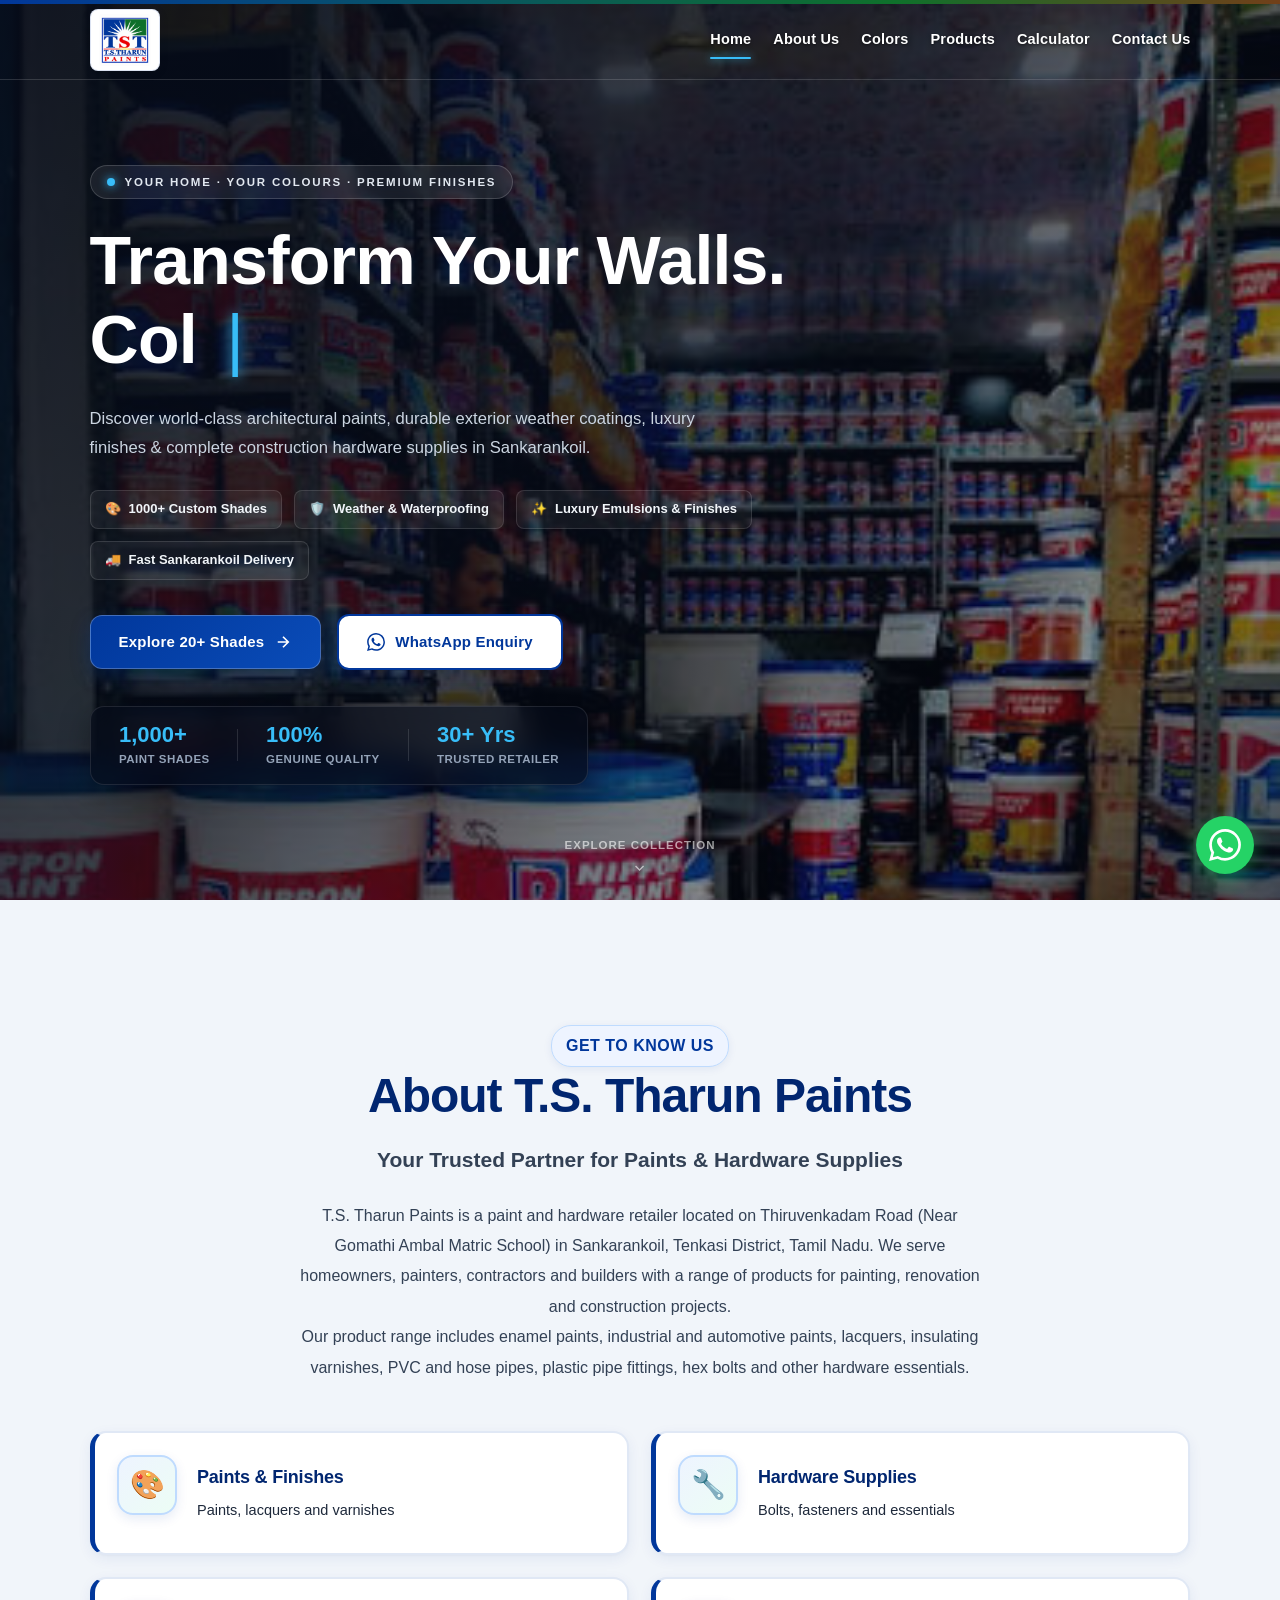
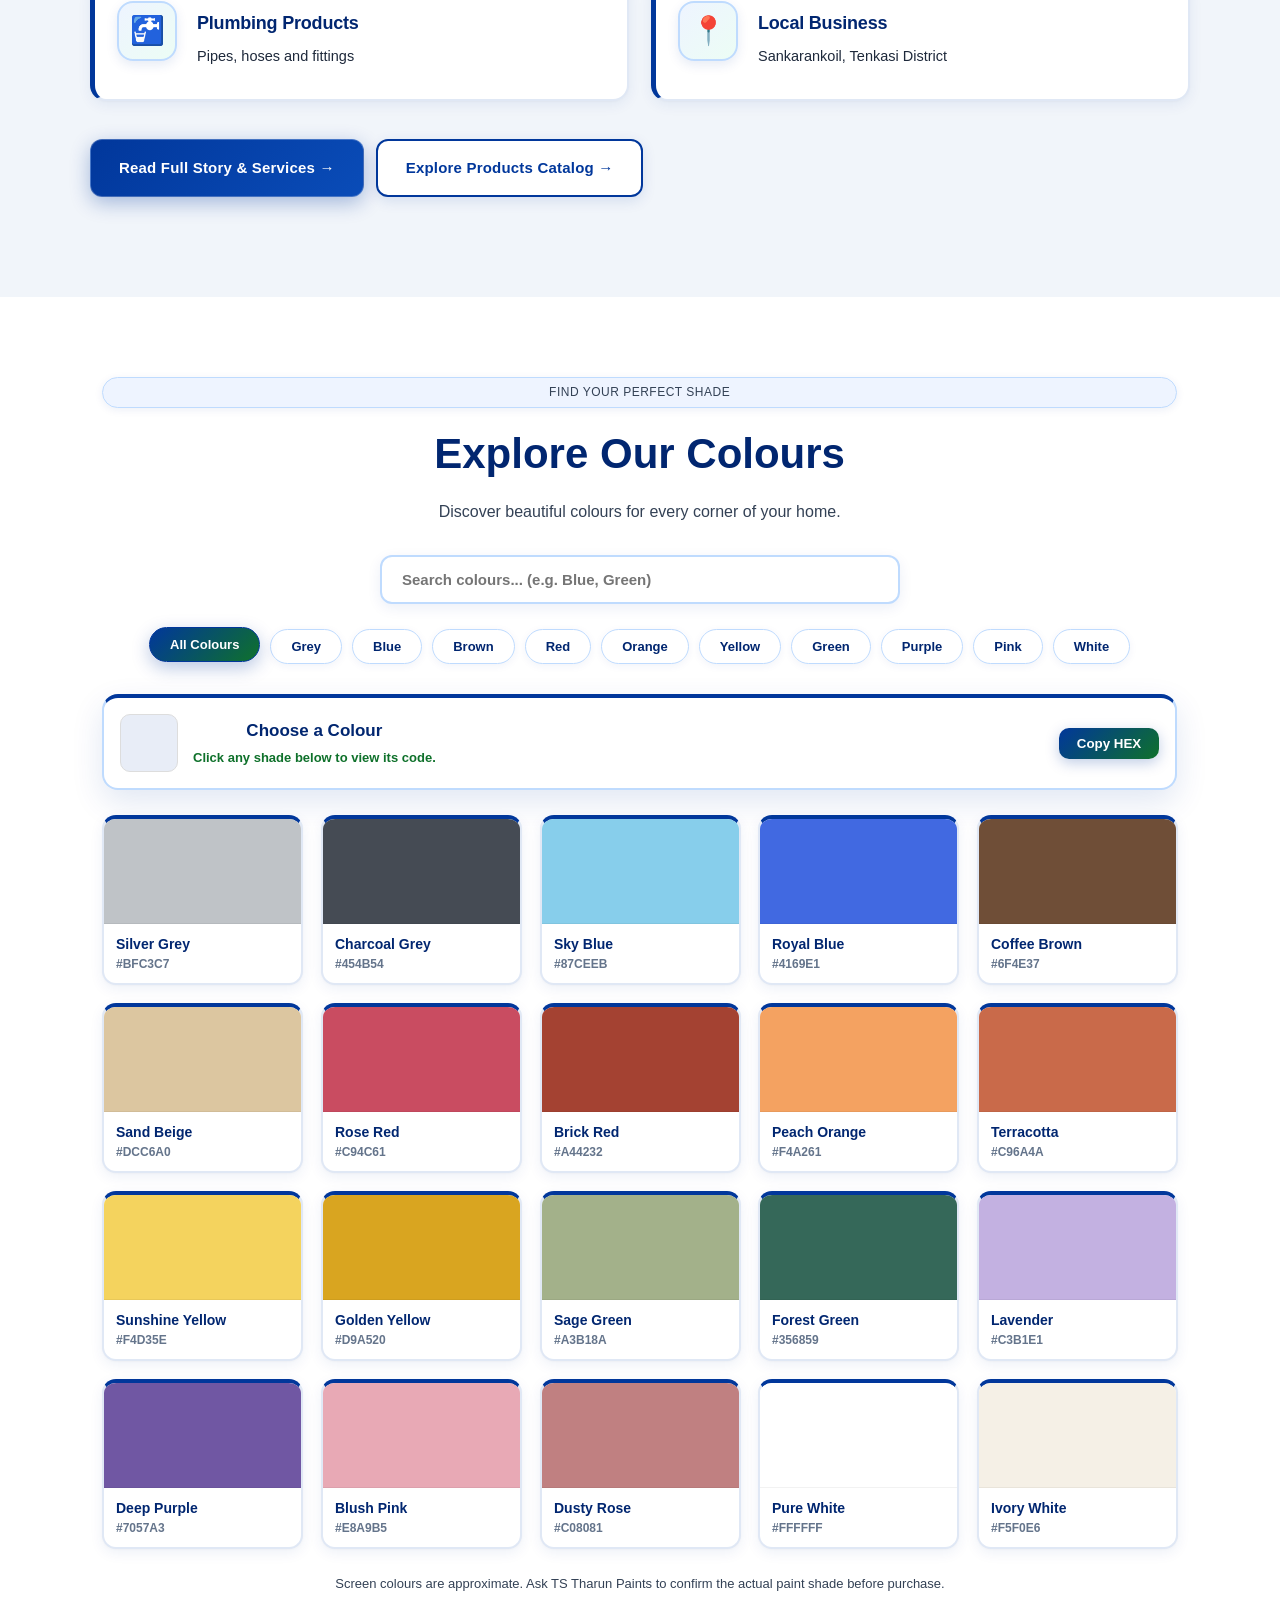
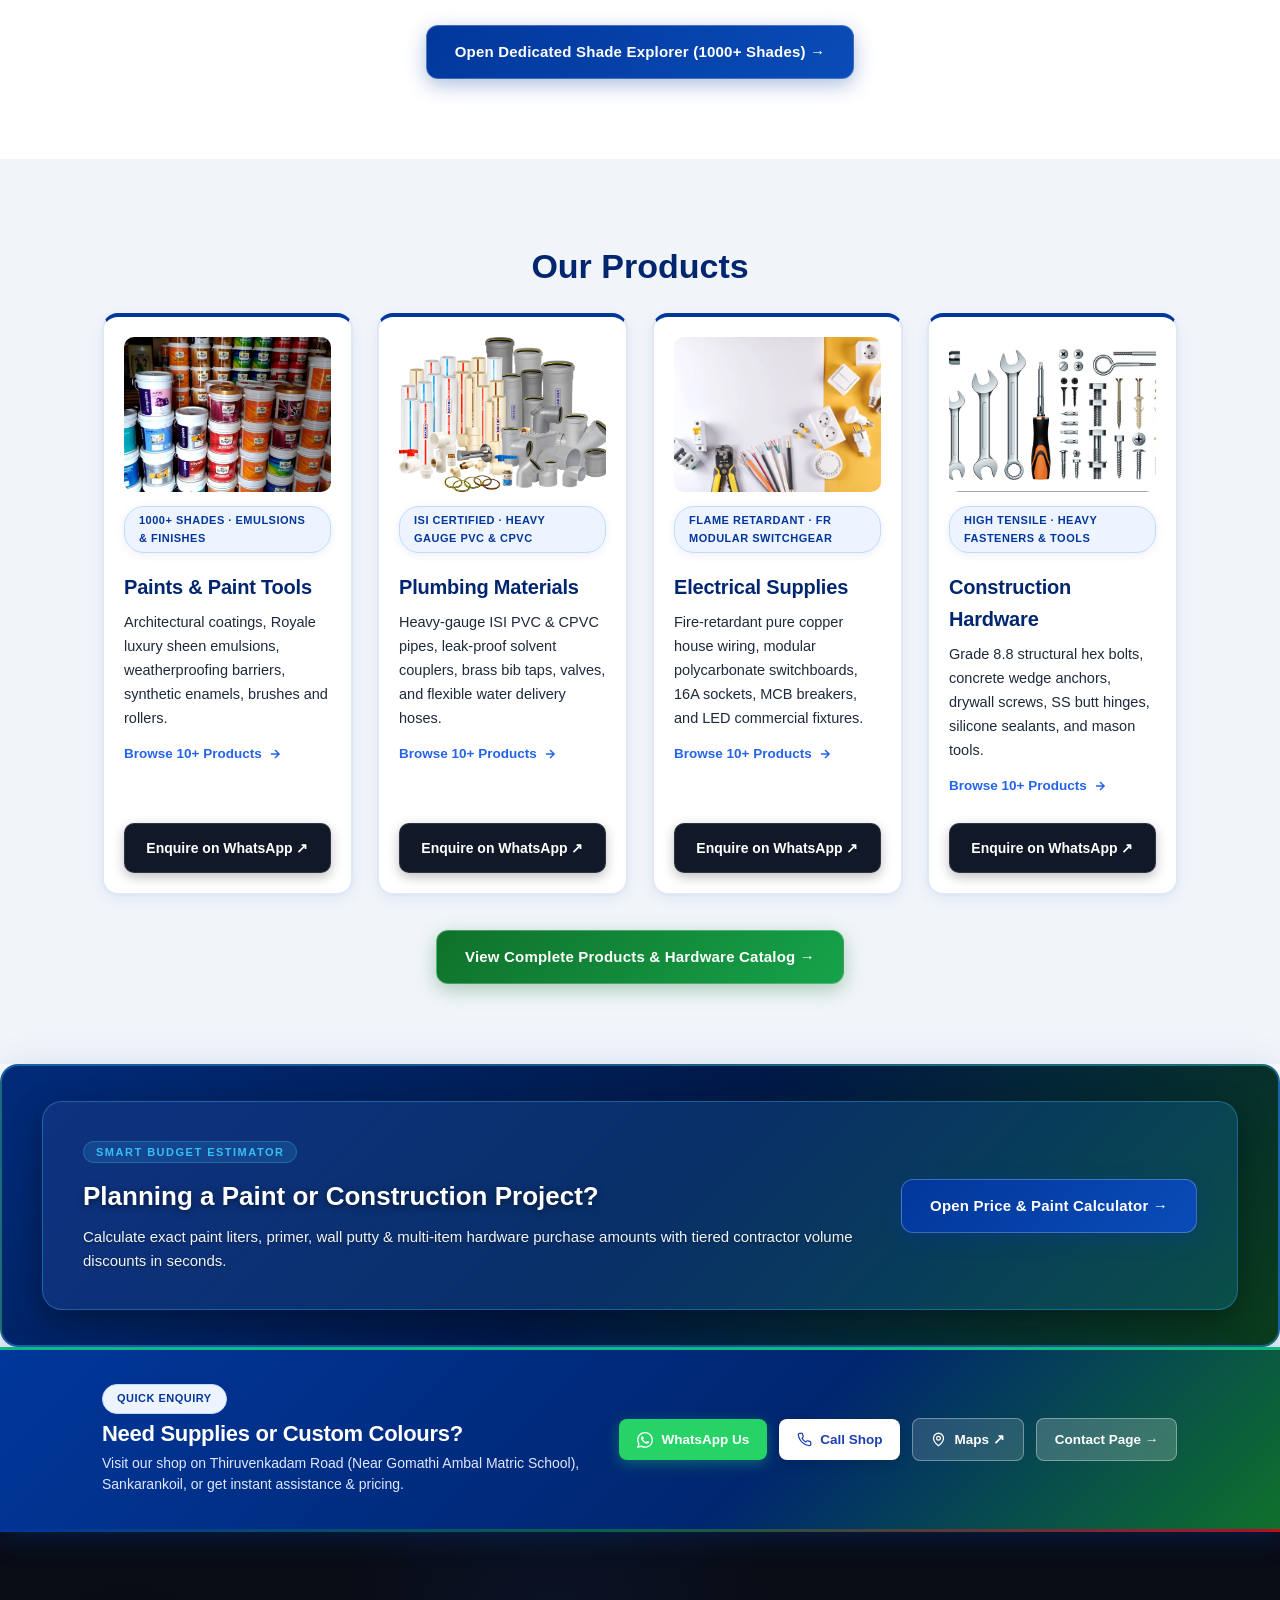
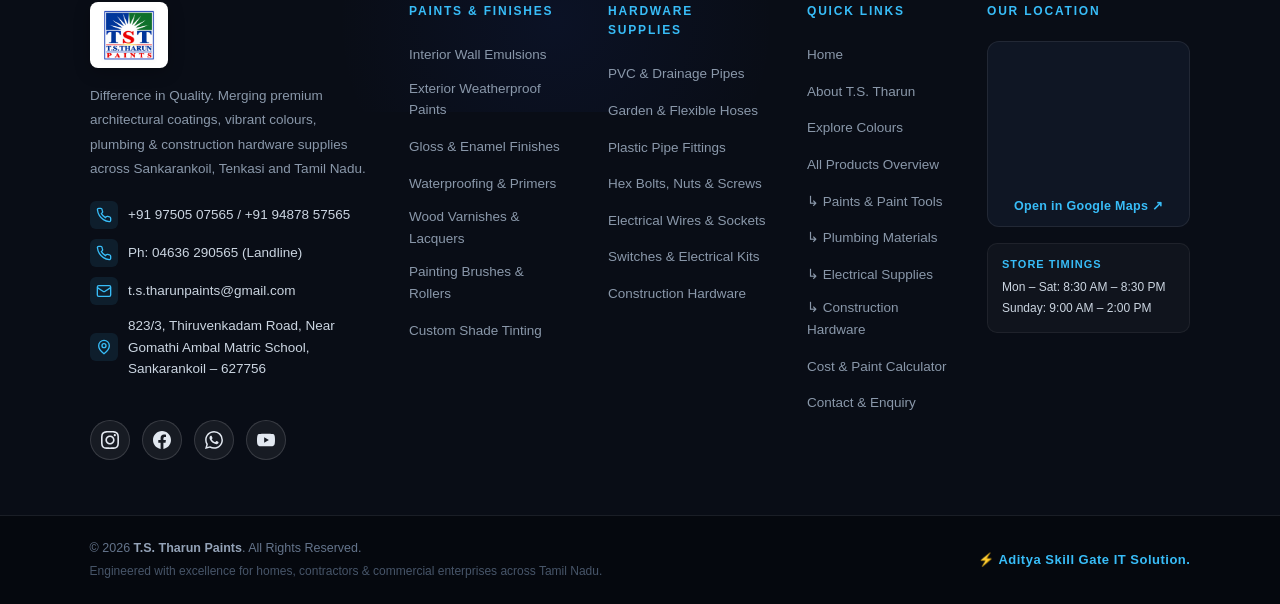
<file: login.html>
<!DOCTYPE html>
<html lang="en">
<head>
    <meta charset="UTF-8">
    <meta http-equiv="refresh" content="0; url=index.html">
    <title>Redirecting to Home | T.S. Tharun Paints</title>
    <script>window.location.replace("index.html");</script>
</head>
<body style="background: #070d1b; color: #ffffff; font-family: sans-serif; display: flex; align-items: center; justify-content: center; height: 100vh; margin: 0;">
    <p>Redirecting to <a href="index.html" style="color: #38bdf8;">Home</a>...</p>
</body>
</html>
</file>
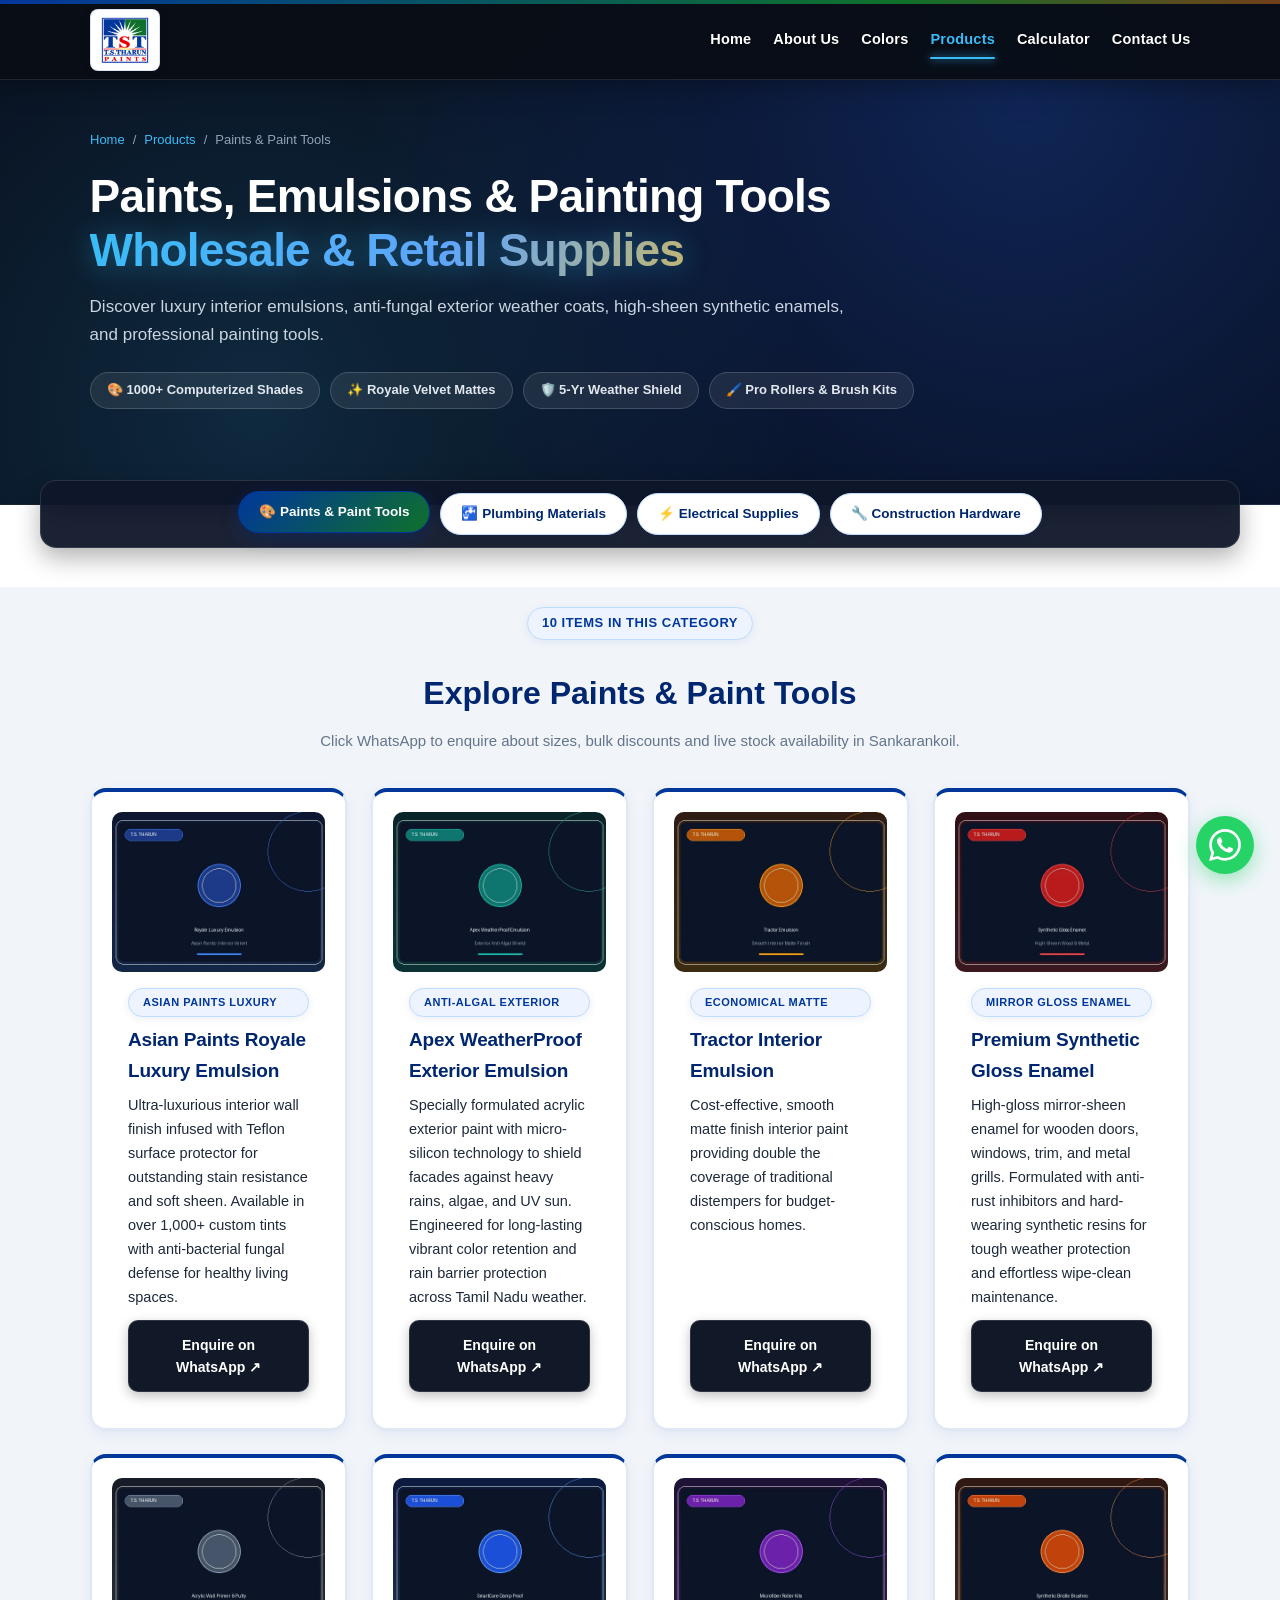
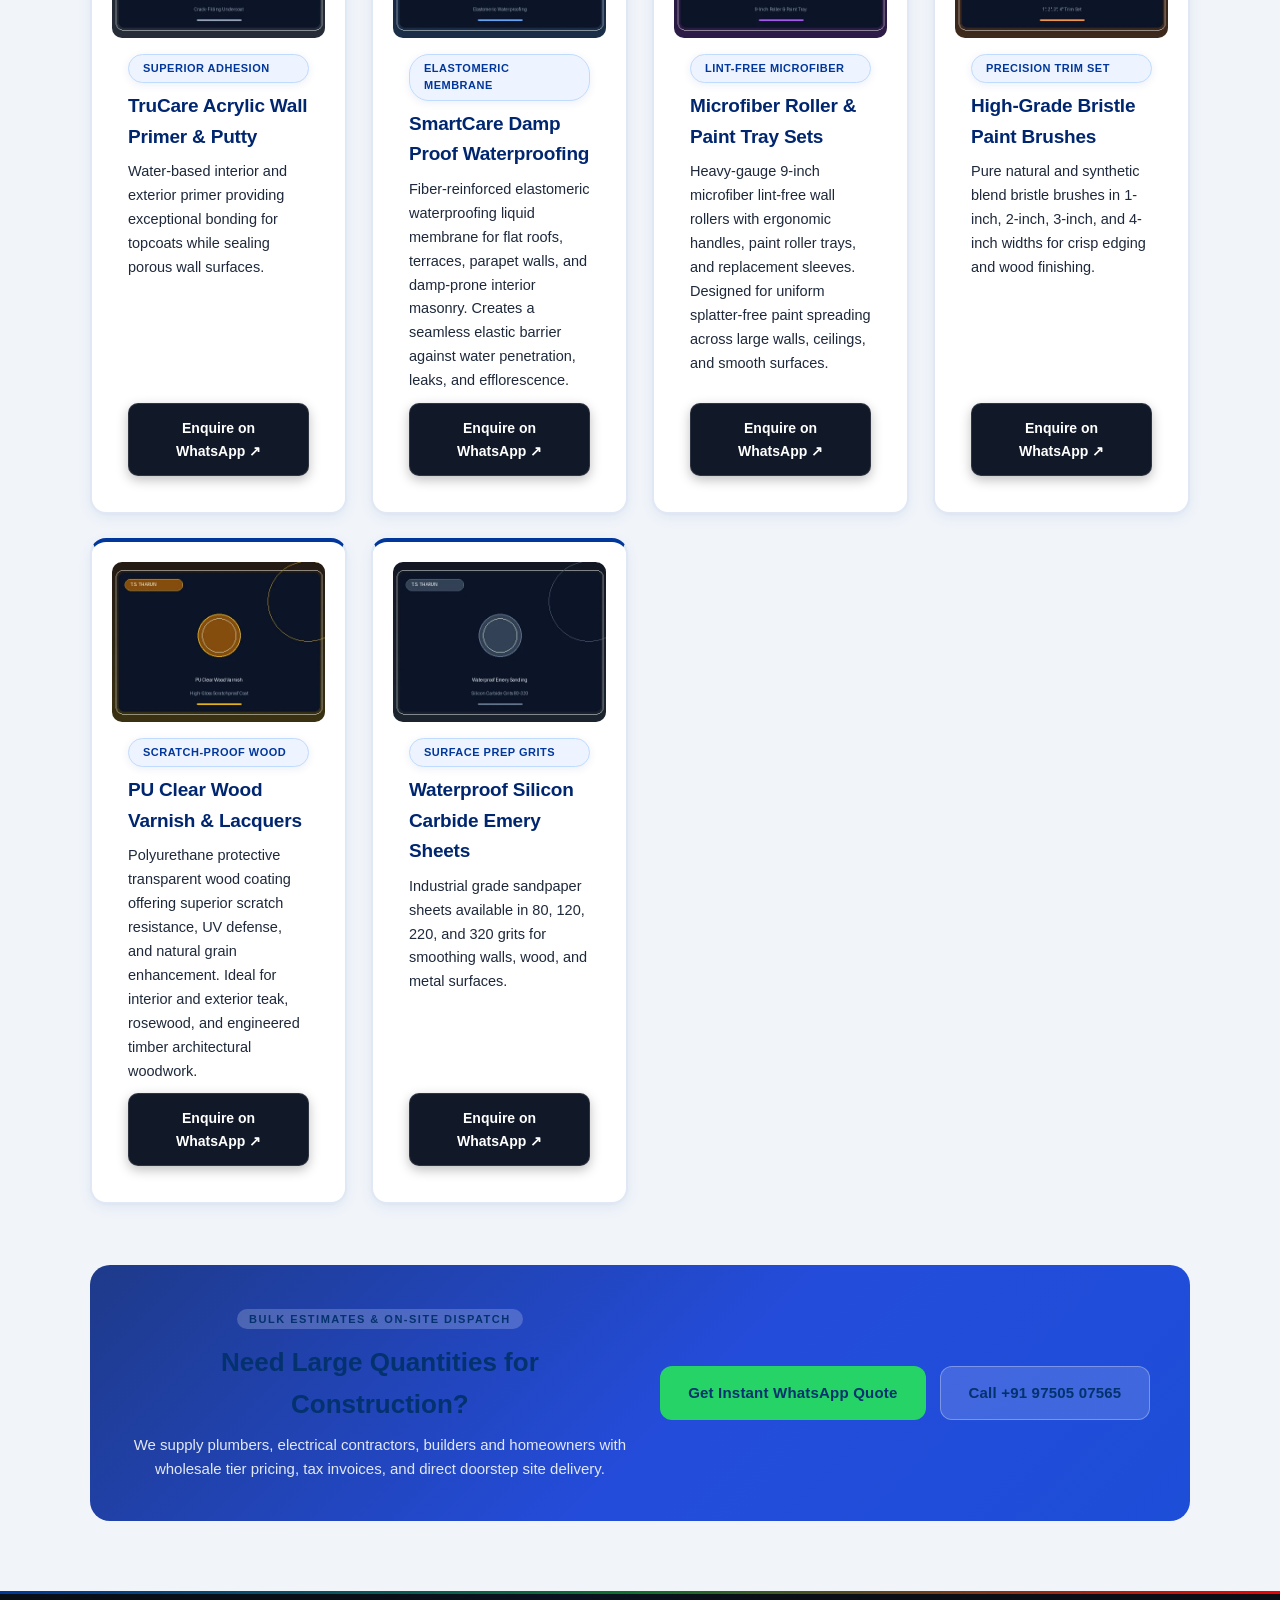
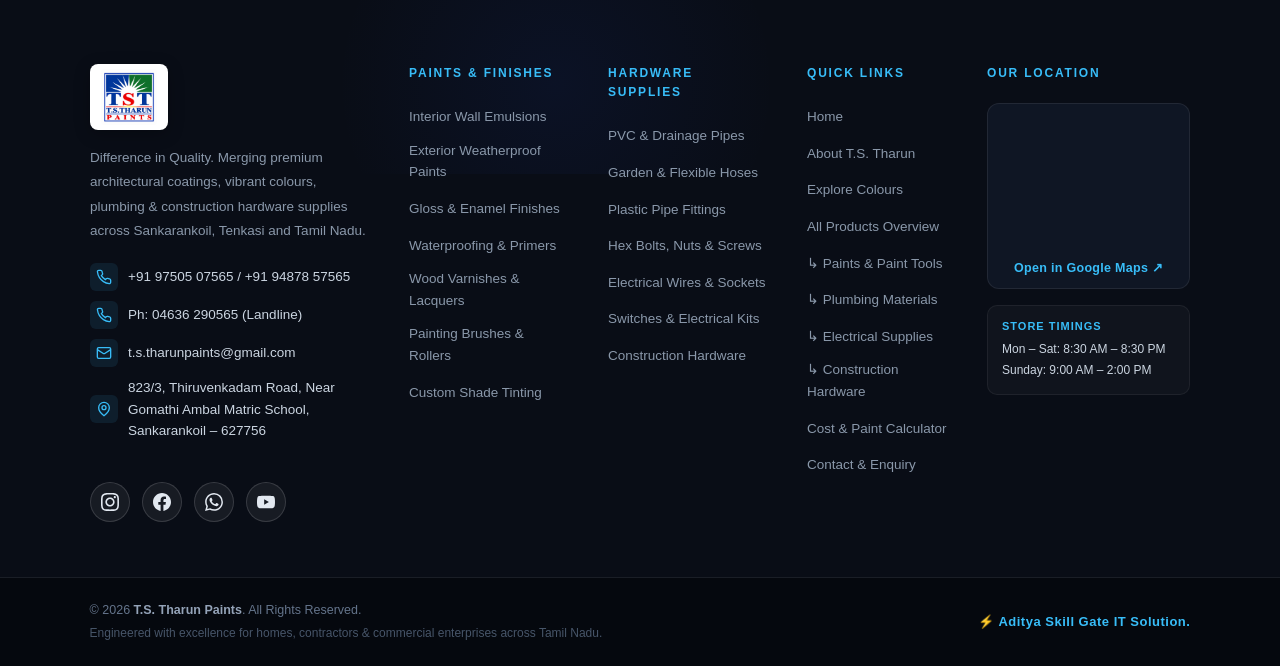
<file: paints.html>
<!DOCTYPE html>
<html lang="en">
<head>
    <meta charset="UTF-8">
    <meta name="viewport" content="width=device-width, initial-scale=1.0">
    <title>Paints, Emulsions & Painting Tools | T.S. Tharun Paints Sankarankoil</title>
    <link rel="icon" type="image/png" href="images/favicon.png">
    <link rel="shortcut icon" href="favicon.ico" type="image/x-icon">
    <link rel="stylesheet" href="style.css?v=5">
</head>
<body>

    <!-- Header Navigation -->
    <header class="inner-header">
        <a href="index.html" class="logo" aria-label="TS Tharun Paints">
            <span class="nav-logo-badge">
                <img src="images/logo.png" alt="TS Tharun Paints" class="site-logo">
            </span>
        </a>

        <nav>
            <a href="index.html">Home</a>
            <a href="about.html">About Us</a>
            <a href="colors.html">Colors</a>
            <a href="products.html" class="active">Products</a>
            <a href="calculator.html">Calculator</a>
            <a href="contact.html">Contact Us</a>
        </nav>
    </header>

    <!-- Page Hero Banner -->
    <section class="page-hero">
        <div class="page-hero-container">
            <div class="page-breadcrumb">
                <a href="index.html">Home</a> <span>/</span> <a href="products.html">Products</a> <span>/</span> <span>Paints & Paint Tools</span>
            </div>
            <h1 class="page-hero-title">
                Paints, Emulsions & Painting Tools<br>
                <span class="gradient-text-motion">Wholesale &amp; Retail Supplies</span>
            </h1>
            <p class="page-hero-subtitle">
                Discover luxury interior emulsions, anti-fungal exterior weather coats, high-sheen synthetic enamels, and professional painting tools.
            </p>

            <div class="page-feature-pills">
                <div class="page-pill">🎨 1000+ Computerized Shades</div>
                <div class="page-pill">✨ Royale Velvet Mattes</div>
                <div class="page-pill">🛡️ 5-Yr Weather Shield</div>
                <div class="page-pill">🖌️ Pro Rollers & Brush Kits</div>
            </div>
        </div>
    </section>

    <!-- Category Switcher Navigator -->
    <div class="category-filter-bar">
        <a href="paints.html" class="cat-filter-btn active">🎨 Paints & Paint Tools</a>
        <a href="plumbing.html" class="cat-filter-btn">🚰 Plumbing Materials</a>
        <a href="electrical.html" class="cat-filter-btn">⚡ Electrical Supplies</a>
        <a href="construction.html" class="cat-filter-btn">🔧 Construction Hardware</a>
    </div>

    <!-- Products Catalog Section -->
    <section id="products" style="padding: 20px 7% 70px; background: #ffffff;">
        <div style="max-width: 1250px; margin: 0 auto;">

            <div style="text-align: center; max-width: 750px; margin: 0 auto 35px;">
                <p class="about-tag" style="display: inline-block;">10 ITEMS IN THIS CATEGORY</p>
                <h2 style="color: #04326e; font-size: 32px; font-weight: 800; margin: 10px 0 10px;">
                    Explore <span>Paints & Paint Tools</span>
                </h2>
                <p style="color: #64748b; font-size: 15px;">Click WhatsApp to enquire about sizes, bulk discounts and live stock availability in Sankarankoil.</p>
            </div>

            <div class="product-grid">
                <div class="product-card" id="paints-royale">
                    <img src="images/products/paints-royale.webp" alt="Asian Paints Royale Luxury Emulsion" loading="lazy">
                    <div class="product-info">
                        <span class="product-tag-badge">Asian Paints Luxury</span>
                        <h3>Asian Paints Royale Luxury Emulsion</h3>
                        <p>Ultra-luxurious interior wall finish infused with Teflon surface protector for outstanding stain resistance and soft sheen. Available in over 1,000+ custom tints with anti-bacterial fungal defense for healthy living spaces.</p>
                        <div class="product-card-actions">
                            <a href="https://wa.me/919750507565?text=Hello%20T.S.%20Tharun%20Paints,%20I%20want%20to%20enquire%20about%20Asian%20Paints%20Royale%20Luxury%20Emulsion."
                               target="_blank" rel="noopener" class="shop-button">
                                Enquire on WhatsApp ↗
                            </a>
                        </div>
                    </div>
                </div>

                <div class="product-card" id="paints-apex">
                    <img src="images/products/paints-apex.webp" alt="Apex WeatherProof Exterior Emulsion" loading="lazy">
                    <div class="product-info">
                        <span class="product-tag-badge">Anti-Algal Exterior</span>
                        <h3>Apex WeatherProof Exterior Emulsion</h3>
                        <p>Specially formulated acrylic exterior paint with micro-silicon technology to shield facades against heavy rains, algae, and UV sun. Engineered for long-lasting vibrant color retention and rain barrier protection across Tamil Nadu weather.</p>
                        <div class="product-card-actions">
                            <a href="https://wa.me/919750507565?text=Hello%20T.S.%20Tharun%20Paints,%20I%20want%20to%20enquire%20about%20Apex%20WeatherProof%20Exterior%20Emulsion."
                               target="_blank" rel="noopener" class="shop-button">
                                Enquire on WhatsApp ↗
                            </a>
                        </div>
                    </div>
                </div>

                <div class="product-card" id="paints-tractor">
                    <img src="images/products/paints-tractor.webp" alt="Tractor Interior Emulsion" loading="lazy">
                    <div class="product-info">
                        <span class="product-tag-badge">Economical Matte</span>
                        <h3>Tractor Interior Emulsion</h3>
                        <p>Cost-effective, smooth matte finish interior paint providing double the coverage of traditional distempers for budget-conscious homes.</p>
                        <div class="product-card-actions">
                            <a href="https://wa.me/919750507565?text=Hello%20T.S.%20Tharun%20Paints,%20I%20want%20to%20enquire%20about%20Tractor%20Interior%20Emulsion."
                               target="_blank" rel="noopener" class="shop-button">
                                Enquire on WhatsApp ↗
                            </a>
                        </div>
                    </div>
                </div>

                <div class="product-card" id="paints-enamel">
                    <img src="images/products/paints-enamel.webp" alt="Premium Synthetic Gloss Enamel" loading="lazy">
                    <div class="product-info">
                        <span class="product-tag-badge">Mirror Gloss Enamel</span>
                        <h3>Premium Synthetic Gloss Enamel</h3>
                        <p>High-gloss mirror-sheen enamel for wooden doors, windows, trim, and metal grills. Formulated with anti-rust inhibitors and hard-wearing synthetic resins for tough weather protection and effortless wipe-clean maintenance.</p>
                        <div class="product-card-actions">
                            <a href="https://wa.me/919750507565?text=Hello%20T.S.%20Tharun%20Paints,%20I%20want%20to%20enquire%20about%20Premium%20Synthetic%20Gloss%20Enamel."
                               target="_blank" rel="noopener" class="shop-button">
                                Enquire on WhatsApp ↗
                            </a>
                        </div>
                    </div>
                </div>

                <div class="product-card" id="paints-primer">
                    <img src="images/products/paints-primer.webp" alt="TruCare Acrylic Wall Primer & Putty" loading="lazy">
                    <div class="product-info">
                        <span class="product-tag-badge">Superior Adhesion</span>
                        <h3>TruCare Acrylic Wall Primer & Putty</h3>
                        <p>Water-based interior and exterior primer providing exceptional bonding for topcoats while sealing porous wall surfaces.</p>
                        <div class="product-card-actions">
                            <a href="https://wa.me/919750507565?text=Hello%20T.S.%20Tharun%20Paints,%20I%20want%20to%20enquire%20about%20TruCare%20Acrylic%20Wall%20Primer%20&%20Putty."
                               target="_blank" rel="noopener" class="shop-button">
                                Enquire on WhatsApp ↗
                            </a>
                        </div>
                    </div>
                </div>

                <div class="product-card" id="paints-damp-proof">
                    <img src="images/products/paints-damp-proof.webp" alt="SmartCare Damp Proof Waterproofing" loading="lazy">
                    <div class="product-info">
                        <span class="product-tag-badge">Elastomeric Membrane</span>
                        <h3>SmartCare Damp Proof Waterproofing</h3>
                        <p>Fiber-reinforced elastomeric waterproofing liquid membrane for flat roofs, terraces, parapet walls, and damp-prone interior masonry. Creates a seamless elastic barrier against water penetration, leaks, and efflorescence.</p>
                        <div class="product-card-actions">
                            <a href="https://wa.me/919750507565?text=Hello%20T.S.%20Tharun%20Paints,%20I%20want%20to%20enquire%20about%20SmartCare%20Damp%20Proof%20Waterproofing."
                               target="_blank" rel="noopener" class="shop-button">
                                Enquire on WhatsApp ↗
                            </a>
                        </div>
                    </div>
                </div>

                <div class="product-card" id="paints-rollers">
                    <img src="images/products/paints-rollers.webp" alt="Microfiber Roller & Paint Tray Sets" loading="lazy">
                    <div class="product-info">
                        <span class="product-tag-badge">Lint-Free Microfiber</span>
                        <h3>Microfiber Roller & Paint Tray Sets</h3>
                        <p>Heavy-gauge 9-inch microfiber lint-free wall rollers with ergonomic handles, paint roller trays, and replacement sleeves. Designed for uniform splatter-free paint spreading across large walls, ceilings, and smooth surfaces.</p>
                        <div class="product-card-actions">
                            <a href="https://wa.me/919750507565?text=Hello%20T.S.%20Tharun%20Paints,%20I%20want%20to%20enquire%20about%20Microfiber%20Roller%20&%20Paint%20Tray%20Sets."
                               target="_blank" rel="noopener" class="shop-button">
                                Enquire on WhatsApp ↗
                            </a>
                        </div>
                    </div>
                </div>

                <div class="product-card" id="paints-brushes">
                    <img src="images/products/paints-brushes.webp" alt="High-Grade Bristle Paint Brushes" loading="lazy">
                    <div class="product-info">
                        <span class="product-tag-badge">Precision Trim Set</span>
                        <h3>High-Grade Bristle Paint Brushes</h3>
                        <p>Pure natural and synthetic blend bristle brushes in 1-inch, 2-inch, 3-inch, and 4-inch widths for crisp edging and wood finishing.</p>
                        <div class="product-card-actions">
                            <a href="https://wa.me/919750507565?text=Hello%20T.S.%20Tharun%20Paints,%20I%20want%20to%20enquire%20about%20High-Grade%20Bristle%20Paint%20Brushes."
                               target="_blank" rel="noopener" class="shop-button">
                                Enquire on WhatsApp ↗
                            </a>
                        </div>
                    </div>
                </div>

                <div class="product-card" id="paints-varnish">
                    <img src="images/products/paints-varnish.webp" alt="PU Clear Wood Varnish & Lacquers" loading="lazy">
                    <div class="product-info">
                        <span class="product-tag-badge">Scratch-Proof Wood</span>
                        <h3>PU Clear Wood Varnish & Lacquers</h3>
                        <p>Polyurethane protective transparent wood coating offering superior scratch resistance, UV defense, and natural grain enhancement. Ideal for interior and exterior teak, rosewood, and engineered timber architectural woodwork.</p>
                        <div class="product-card-actions">
                            <a href="https://wa.me/919750507565?text=Hello%20T.S.%20Tharun%20Paints,%20I%20want%20to%20enquire%20about%20PU%20Clear%20Wood%20Varnish%20&%20Lacquers."
                               target="_blank" rel="noopener" class="shop-button">
                                Enquire on WhatsApp ↗
                            </a>
                        </div>
                    </div>
                </div>

                <div class="product-card" id="paints-sandpaper">
                    <img src="images/products/paints-sandpaper.webp" alt="Waterproof Silicon Carbide Emery Sheets" loading="lazy">
                    <div class="product-info">
                        <span class="product-tag-badge">Surface Prep Grits</span>
                        <h3>Waterproof Silicon Carbide Emery Sheets</h3>
                        <p>Industrial grade sandpaper sheets available in 80, 120, 220, and 320 grits for smoothing walls, wood, and metal surfaces.</p>
                        <div class="product-card-actions">
                            <a href="https://wa.me/919750507565?text=Hello%20T.S.%20Tharun%20Paints,%20I%20want%20to%20enquire%20about%20Waterproof%20Silicon%20Carbide%20Emery%20Sheets."
                               target="_blank" rel="noopener" class="shop-button">
                                Enquire on WhatsApp ↗
                            </a>
                        </div>
                    </div>
                </div>
            </div>

            <!-- Contractor Bulk Order Banner -->
            <div style="margin-top: 60px; background: linear-gradient(135deg, #1e3a8a 0%, #244cdb 55%, #1d4ed8 100%); border-radius: 20px; padding: 40px; color: #04326e; display: flex; justify-content: space-between; align-items: center; gap: 30px; flex-wrap: wrap;">
                <div style="flex: 1 1 500px;">
                    <span style="background: rgba(255,255,255,0.2); padding: 4px 12px; border-radius: 20px; font-size: 11px; font-weight: 800; letter-spacing: 1.5px; text-transform: uppercase;">BULK ESTIMATES &amp; ON-SITE DISPATCH</span>
                    <h3 style="font-size: 26px; font-weight: 800; margin: 12px 0 8px; color: #04326e;">Need Large Quantities for Construction?</h3>
                    <p style="font-size: 15px; color: #e2e8f0; line-height: 1.6; margin: 0;">We supply plumbers, electrical contractors, builders and homeowners with wholesale tier pricing, tax invoices, and direct doorstep site delivery.</p>
                </div>
                <div style="display: flex; gap: 14px; flex-wrap: wrap;">
                    <a href="https://wa.me/919750507565?text=Hello%20T.S.%20Tharun%20Paints%2C%20I%20need%20a%20bulk%20quote%20for%20Paints%20&%20Paint%20Tools."
                       class="hero-btn" style="background: #25D366; color: #04326e; font-weight: 700;" target="_blank" rel="noopener">
                        <span>Get Instant WhatsApp Quote</span>
                    </a>
                    <a href="tel:+919750507565" class="hero-btn" style="background: rgba(255,255,255,0.15); border: 1px solid rgba(255,255,255,0.3); color: #04326e;">
                        <span>Call +91 97505 07565</span>
                    </a>
                </div>
            </div>

        </div>
    </section>

    <!-- Footer -->
    <footer class="site-footer">
        <div class="footer-top">

            <div class="footer-brand">
                <a href="index.html" class="footer-logo" aria-label="TS Tharun Paints">
                    <div class="footer-logo-badge">
                        <img src="images/logo.png" alt="TS Tharun Paints" class="footer-logo-img">
                    </div>
                </a>
                <p class="footer-tagline">
                    Difference in Quality. Merging premium architectural coatings, vibrant colours, plumbing &amp; construction hardware supplies across Sankarankoil, Tenkasi and Tamil Nadu.
                </p>
                            <div class="footer-contact-direct">
                <a href="tel:+919750507565" class="direct-contact-item">
                    <span class="direct-contact-icon">
                        <svg viewBox="0 0 24 24" fill="none" stroke="currentColor" stroke-width="2" width="16" height="16"><path d="M22 16.92v3a2 2 0 0 1-2.18 2 19.79 19.79 0 0 1-8.63-3.07 19.5 19.5 0 0 1-6-6 19.79 19.79 0 0 1-3.07-8.67A2 2 0 0 1 4.11 2h3a2 2 0 0 1 2 1.72 12.84 12.84 0 0 0 .7 2.81 2 2 0 0 1-.45 2.11L8.09 9.91a16 16 0 0 0 6 6l1.27-1.27a2 2 0 0 1 2.11-.45 12.84 12.84 0 0 0 2.81.7A2 2 0 0 1 22 16.92z"></path></svg>
                    </span>
                    <span>+91 97505 07565 / +91 94878 57565</span>
                </a>
                <a href="tel:04636290565" class="direct-contact-item">
                    <span class="direct-contact-icon">
                        <svg viewBox="0 0 24 24" fill="none" stroke="currentColor" stroke-width="2" width="16" height="16"><path d="M22 16.92v3a2 2 0 0 1-2.18 2 19.79 19.79 0 0 1-8.63-3.07 19.5 19.5 0 0 1-6-6 19.79 19.79 0 0 1-3.07-8.67A2 2 0 0 1 4.11 2h3a2 2 0 0 1 2 1.72 12.84 12.84 0 0 0 .7 2.81 2 2 0 0 1-.45 2.11L8.09 9.91a16 16 0 0 0 6 6l1.27-1.27a2 2 0 0 1 2.11-.45 12.84 12.84 0 0 0 2.81.7A2 2 0 0 1 22 16.92z"></path></svg>
                    </span>
                    <span>Ph: 04636 290565 (Landline)</span>
                </a>
                <a href="mailto:t.s.tharunpaints@gmail.com" class="direct-contact-item">
                    <span class="direct-contact-icon">
                        <svg viewBox="0 0 24 24" fill="none" stroke="currentColor" stroke-width="2" width="16" height="16"><rect width="20" height="16" x="2" y="4" rx="2"></rect><path d="m22 7-8.97 5.7a1.94 1.94 0 0 1-2.06 0L2 7"></path></svg>
                    </span>
                    <span>t.s.tharunpaints@gmail.com</span>
                </a>
                <div class="direct-contact-item">
                    <span class="direct-contact-icon">
                        <svg viewBox="0 0 24 24" fill="none" stroke="currentColor" stroke-width="2" width="16" height="16"><path d="M20 10c0 6-8 12-8 12s-8-6-8-12a8 8 0 0 1 16 0Z"></path><circle cx="12" cy="10" r="3"></circle></svg>
                    </span>
                    <span>823/3, Thiruvenkadam Road, Near Gomathi Ambal Matric School, Sankarankoil &ndash; 627756</span>
                </div>
            </div>
<div class="footer-socials">
                <a href="https://instagram.com" target="_blank" rel="noopener" aria-label="Instagram" class="social-icon social-insta" title="Instagram">
                    <svg viewBox="0 0 24 24" fill="currentColor" width="18" height="18"><path d="M12 2.163c3.204 0 3.584.012 4.85.07 3.252.148 4.771 1.691 4.919 4.919.058 1.265.069 1.645.069 4.849 0 3.205-.012 3.584-.069 4.849-.149 3.225-1.664 4.771-4.919 4.919-1.266.058-1.644.07-4.85.07-3.204 0-3.584-.012-4.849-.07-3.26-.149-4.771-1.699-4.919-4.92-.058-1.265-.07-1.644-.07-4.849 0-3.204.013-3.583.07-4.849.149-3.227 1.664-4.771 4.919-4.919 1.266-.057 1.645-.069 4.849-.069zm0-2.163c-3.259 0-3.667.014-4.947.072-4.358.2-6.78 2.618-6.98 6.98-.059 1.281-.073 1.689-.073 4.948 0 3.259.014 3.668.072 4.948.2 4.358 2.618 6.78 6.98 6.98 1.281.058 1.689.072 4.948.072 3.259 0 3.668-.014 4.948-.072 4.354-.2 6.782-2.618 6.979-6.98.059-1.28.073-1.689.073-4.948 0-3.259-.014-3.667-.072-4.947-.196-4.354-2.617-6.78-6.979-6.98-1.281-.059-1.69-.073-4.949-.073zm0 5.838c-3.403 0-6.162 2.759-6.162 6.162s2.759 6.163 6.162 6.163 6.162-2.759 6.162-6.163c0-3.403-2.759-6.162-6.162-6.162zm0 10.162c-2.209 0-4-1.79-4-4 0-2.209 1.791-4 4-4s4 1.791 4 4c0 2.21-1.791 4-4 4zm6.406-11.845c-.796 0-1.441.645-1.441 1.44s.645 1.44 1.441 1.44c.795 0 1.439-.645 1.439-1.44s-.644-1.44-1.439-1.44z"/></svg>
                </a>
                <a href="https://facebook.com" target="_blank" rel="noopener" aria-label="Facebook" class="social-icon social-facebook" title="Facebook">
                    <svg viewBox="0 0 24 24" fill="currentColor" width="18" height="18"><path d="M24 12.073c0-6.627-5.373-12-12-12s-12 5.373-12 12c0 5.99 4.388 10.954 10.125 11.854v-8.385H7.078v-3.47h3.047V9.43c0-3.007 1.792-4.669 4.533-4.669 1.312 0 2.686.235 2.686.235v2.953H15.83c-1.491 0-1.956.925-1.956 1.874v2.25h3.328l-.532 3.47h-2.796v8.385C19.612 23.027 24 18.062 24 12.073z"/></svg>
                </a>
                <a href="https://wa.me/919750507565" target="_blank" rel="noopener" aria-label="WhatsApp" class="social-icon social-whatsapp" title="WhatsApp">
                    <svg viewBox="0 0 24 24" fill="currentColor" width="18" height="18"><path d="M17.472 14.382c-.297-.149-1.758-.867-2.03-.967-.273-.099-.471-.148-.67.15-.197.297-.767.966-.94 1.164-.173.199-.347.223-.644.075-.297-.15-1.255-.463-2.39-1.475-.883-.788-1.48-1.761-1.653-2.059-.173-.297-.018-.458.13-.606.134-.133.298-.347.446-.52.149-.174.198-.298.298-.497.099-.198.05-.371-.025-.52-.075-.149-.669-1.612-.916-2.207-.242-.579-.487-.5-.669-.51-.173-.008-.371-.01-.57-.01-.198 0-.52.074-.792.372-.272.297-1.04 1.016-1.04 2.479 0 1.462 1.065 2.875 1.213 3.074.149.198 2.096 3.2 5.077 4.487.709.306 1.262.489 1.694.625.712.227 1.36.195 1.871.118.571-.085 1.758-.719 2.006-1.413.248-.694.248-1.289.173-1.413-.074-.124-.272-.198-.57-.347m-5.421 7.403h-.004a9.87 9.87 0 0 1-5.031-1.378l-.361-.214-3.741.982.998-3.648-.235-.374a9.86 9.86 0 0 1-1.51-5.26c.001-5.45 4.436-9.884 9.888-9.884 2.64 0 5.122 1.03 6.988 2.898a9.825 9.825 0 0 1 2.893 6.994c-.003 5.45-4.437 9.884-9.885 9.884m8.413-18.297A11.815 11.815 0 0 0 12.05 0C5.495 0 .16 5.335.157 11.892c0 2.096.547 4.142 1.588 5.945L.057 24l6.305-1.654a11.882 11.882 0 0 0 5.683 1.448h.005c6.554 0 11.89-5.335 11.893-11.893a11.821 11.821 0 0 0-3.48-8.413Z"/></svg>
                </a>
                <a href="https://youtube.com" target="_blank" rel="noopener" aria-label="YouTube" class="social-icon social-youtube" title="YouTube">
                    <svg viewBox="0 0 24 24" fill="currentColor" width="18" height="18"><path d="M23.498 6.186a3.016 3.016 0 0 0-2.122-2.136C19.505 3.545 12 3.545 12 3.545s-7.505 0-9.377.505A3.017 3.017 0 0 0 .502 6.186C0 8.07 0 12 0 12s0 3.93.502 5.814a3.016 3.016 0 0 0 2.122 2.136c1.871.505 9.376.505 9.376.505s7.505 0 9.377-.505a3.015 3.015 0 0 0 2.122-2.136C24 15.93 24 12 24 12s0-3.93-.502-5.814zM9.545 15.568V8.432L15.818 12l-6.273 3.568z"/></svg>
                </a>
            </div>
            </div>

            <!-- Paints & Finishes -->
            <div class="footer-col">
                <h4 class="footer-col-title">Paints &amp; Finishes</h4>
                <ul class="footer-links">
                    <li><a href="paints.html#paints-royale">Interior Wall Emulsions</a></li>
                    <li><a href="paints.html#paints-apex">Exterior Weatherproof Paints</a></li>
                    <li><a href="paints.html#paints-enamel">Gloss &amp; Enamel Finishes</a></li>
                    <li><a href="paints.html#paints-damp-proof">Waterproofing &amp; Primers</a></li>
                    <li><a href="paints.html#paints-varnish">Wood Varnishes &amp; Lacquers</a></li>
                    <li><a href="paints.html#paints-rollers">Painting Brushes &amp; Rollers</a></li>
                    <li><a href="colors.html#custom-tinting">Custom Shade Tinting</a></li>
                </ul>
            </div>

            <!-- Hardware & Plumbing Supplies -->
            <div class="footer-col">
                <h4 class="footer-col-title">Hardware Supplies</h4>
                <ul class="footer-links">
                    <li><a href="plumbing.html#plumbing-pvc-pipe">PVC &amp; Drainage Pipes</a></li>
                    <li><a href="plumbing.html#plumbing-hose">Garden &amp; Flexible Hoses</a></li>
                    <li><a href="plumbing.html#plumbing-fittings">Plastic Pipe Fittings</a></li>
                    <li><a href="construction.html#hardware-hex-bolts">Hex Bolts, Nuts &amp; Screws</a></li>
                    <li><a href="electrical.html#electrical-wires">Electrical Wires &amp; Sockets</a></li>
                    <li><a href="electrical.html#electrical-switches">Switches &amp; Electrical Kits</a></li>
                    <li><a href="construction.html#products">Construction Hardware</a></li>
                </ul>
            </div>

            <!-- Quick Links -->
            <div class="footer-col">
                <h4 class="footer-col-title">Quick Links</h4>
                <ul class="footer-links">
                    <li><a href="index.html">Home</a></li>
                    <li><a href="about.html">About T.S. Tharun</a></li>
                    <li><a href="colors.html">Explore Colours</a></li>
                    <li><a href="products.html">All Products Overview</a></li>
                    <li><a href="paints.html">↳ Paints &amp; Paint Tools</a></li>
                    <li><a href="plumbing.html">↳ Plumbing Materials</a></li>
                    <li><a href="electrical.html">↳ Electrical Supplies</a></li>
                    <li><a href="construction.html">↳ Construction Hardware</a></li>
                    <li><a href="calculator.html">Cost &amp; Paint Calculator</a></li>
                    <li><a href="contact.html">Contact &amp; Enquiry</a></li>
                </ul>
            </div>

            <!-- Location Map -->
            <div class="footer-col footer-col-map">
                <h4 class="footer-col-title">Our Location</h4>
                <div class="footer-map-card">
                    <iframe
                        src="https://www.google.com/maps?q=823/3,+Thiruvenkadam+Road,+Near+Gomathi+Ambal+Matric+School,+Sankarankovil,+Tamil+Nadu+627756&output=embed"
                        width="100%"
                        height="140"
                        style="border:0; border-radius:10px; display:block;"
                        loading="lazy"
                        allowfullscreen=""
                        referrerpolicy="no-referrer-when-downgrade"
                        title="TS Tharun Paints location map">
                    </iframe>
                    <a href="https://www.google.com/maps/search/?api=1&query=823%2F3+Thiruvenkadam+Road+Gomathi+Ambal+School+Sankarankovil"
                       target="_blank" rel="noopener" class="map-cta">
                        Open in Google Maps ↗
                    </a>
                </div>
                <div class="footer-hours">
                    <span class="hours-title">Store Timings</span>
                    <p>Mon – Sat: 8:30 AM – 8:30 PM</p>
                    <p>Sunday: 9:00 AM – 2:00 PM</p>
                </div>
            </div>

        </div>

        <div class="footer-bottom">
            <div class="footer-bottom-left">
                <p>&copy; 2026 <strong>T.S. Tharun Paints</strong>. All Rights Reserved.</p>
                <p class="footer-credit">Engineered with excellence for homes, contractors &amp; commercial enterprises across Tamil Nadu.</p>
            </div>
            <div class="footer-bottom-right">
                <span class="agency-credit">⚡ Aditya Skill Gate IT Solution.</span>
            </div>
        </div>
    </footer>

    <!-- Floating WhatsApp Action Button -->
    <a href="https://wa.me/919750507565?text=Hello%20T.S.%20Tharun%20Paints%2C%20I%20have%20an%20enquiry%20regarding%20Paints%20&%20Paint%20Tools."
       class="floating-whatsapp"
       target="_blank"
       rel="noopener"
       aria-label="Chat with T.S. Tharun Paints on WhatsApp">
        <svg viewBox="0 0 24 24" fill="currentColor" width="32" height="32">
            <path d="M17.472 14.382c-.297-.149-1.758-.867-2.03-.967-.273-.099-.471-.148-.67.15-.197.297-.767.966-.94 1.164-.173.199-.347.223-.644.075-.297-.15-1.255-.463-2.39-1.475-.883-.788-1.48-1.761-1.653-2.059-.173-.297-.018-.458.13-.606.134-.133.298-.347.446-.52.149-.174.198-.298.298-.497.099-.198.05-.371-.025-.52-.075-.149-.669-1.612-.916-2.207-.242-.579-.487-.5-.669-.51-.173-.008-.371-.01-.57-.01-.198 0-.52.074-.792.372-.272.297-1.04 1.016-1.04 2.479 0 1.462 1.065 2.875 1.213 3.074.149.198 2.096 3.2 5.077 4.487.709.306 1.262.489 1.694.625.712.227 1.36.195 1.871.118.571-.085 1.758-.719 2.006-1.413.248-.694.248-1.289.173-1.413-.074-.124-.272-.198-.57-.347m-5.421 7.403h-.004a9.87 9.87 0 0 1-5.031-1.378l-.361-.214-3.741.982.998-3.648-.235-.374a9.86 9.86 0 0 1-1.51-5.26c.001-5.45 4.436-9.884 9.888-9.884 2.64 0 5.122 1.03 6.988 2.898a9.825 9.825 0 0 1 2.893 6.994c-.003 5.45-4.437 9.884-9.885 9.884m8.413-18.297A11.815 11.815 0 0 0 12.05 0C5.495 0 .16 5.335.157 11.892c0 2.096.547 4.142 1.588 5.945L.057 24l6.305-1.654a11.882 11.882 0 0 0 5.683 1.448h.005c6.554 0 11.89-5.335 11.893-11.893a11.821 11.821 0 0 0-3.48-8.413Z"/>
        </svg>
    </a>

    <script src="script.js"></script>
</body>
</html>
</file>
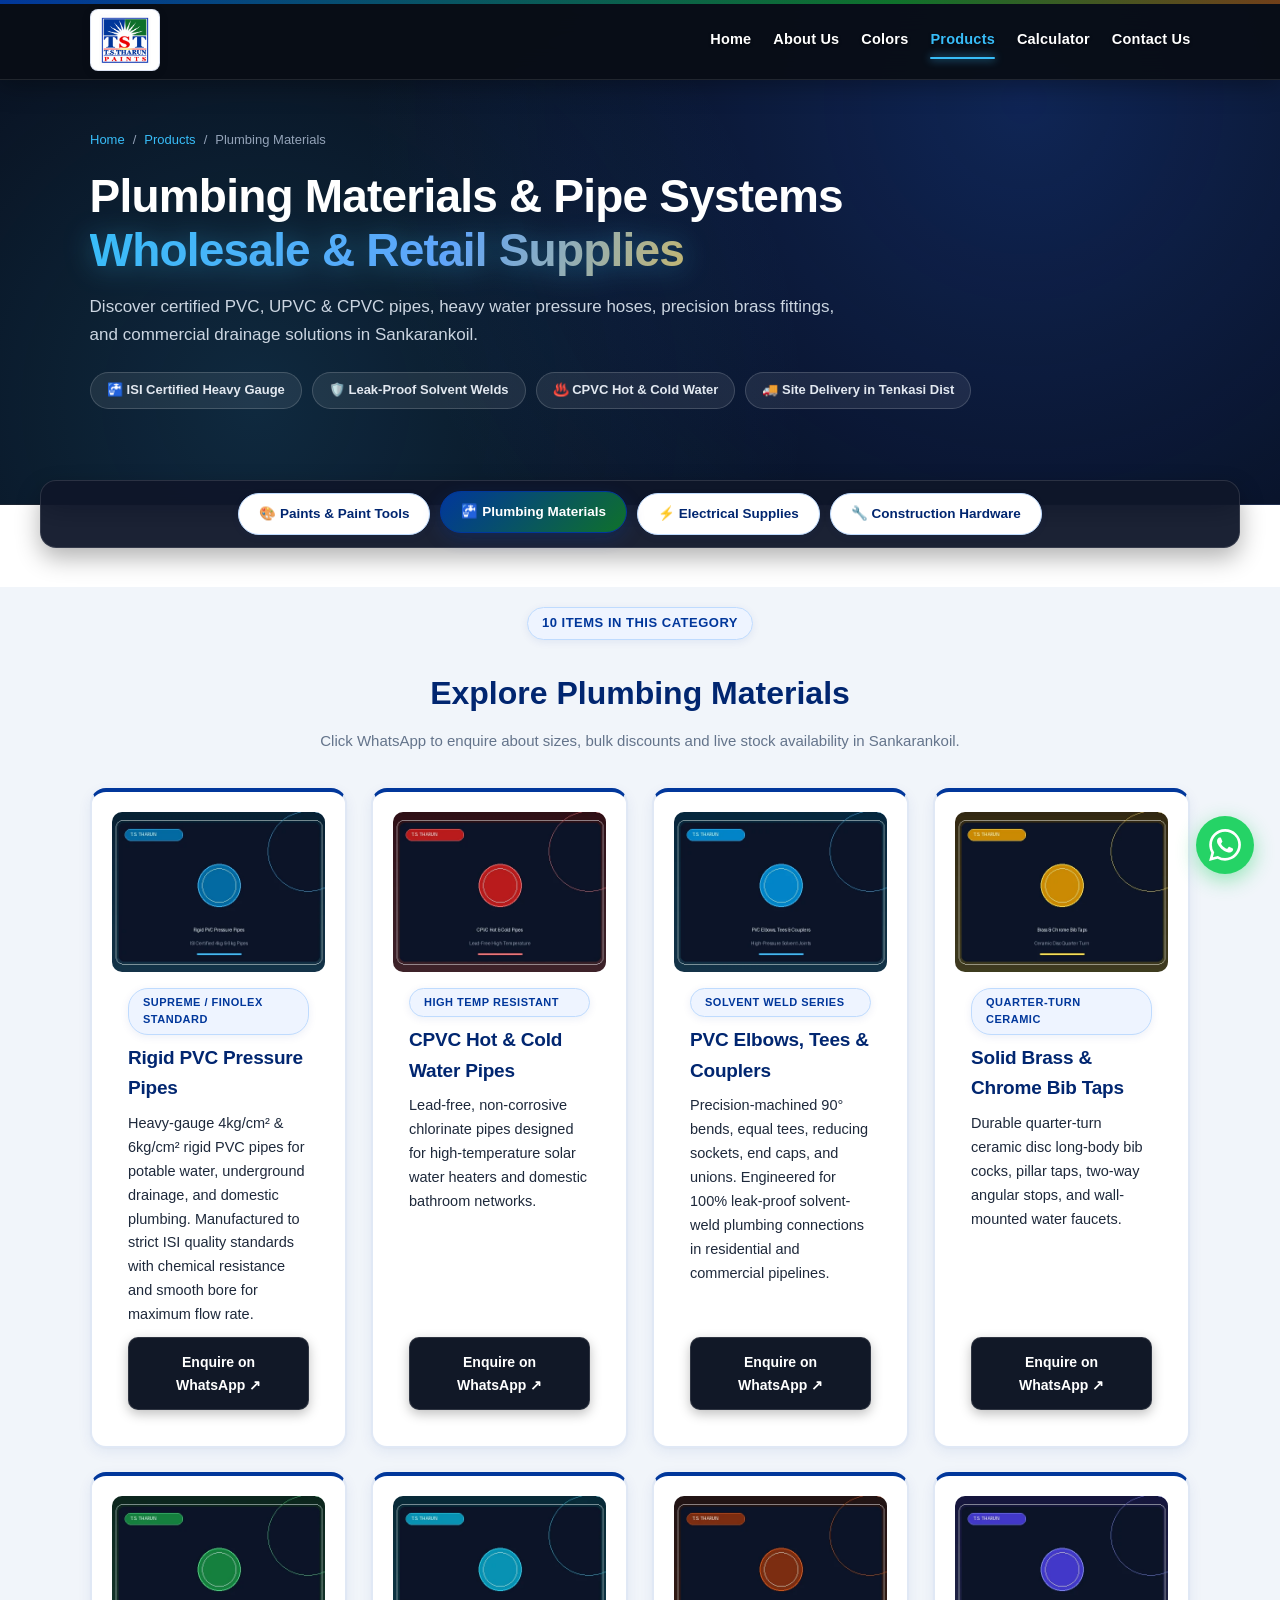
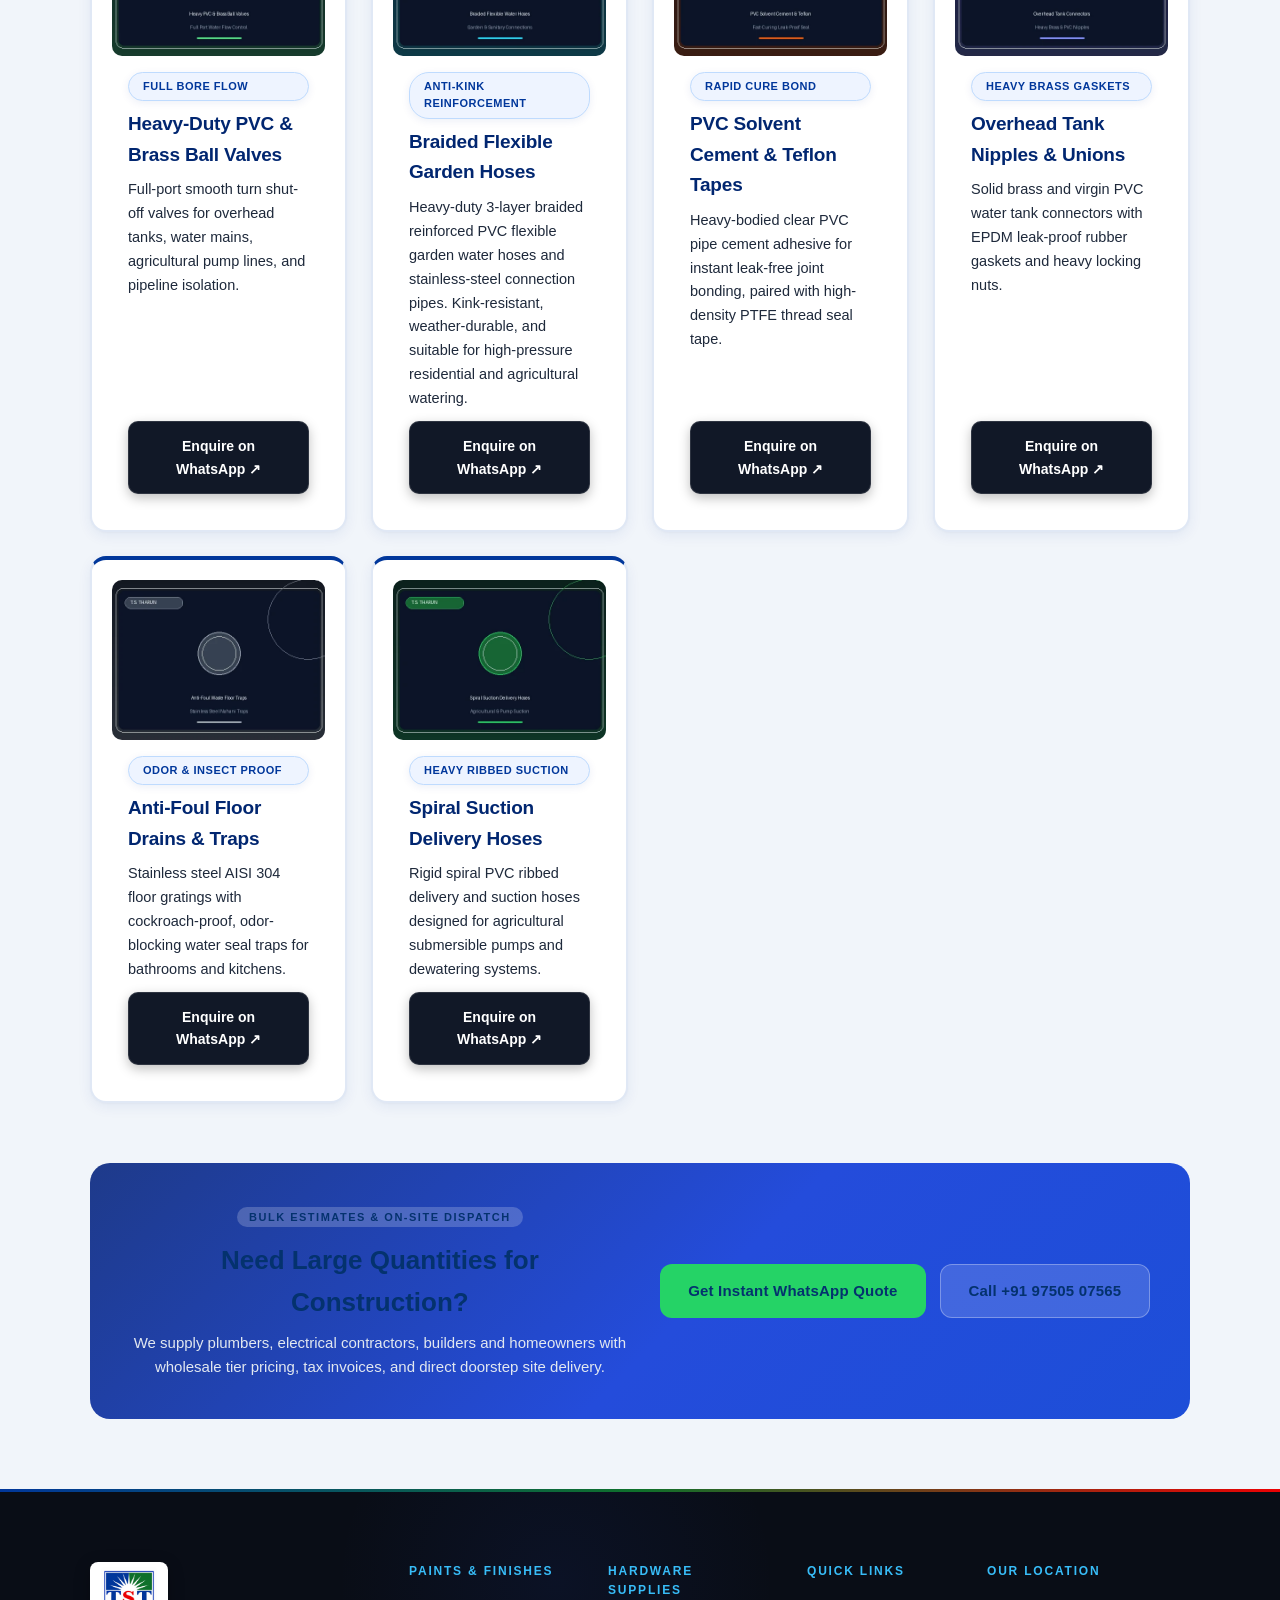
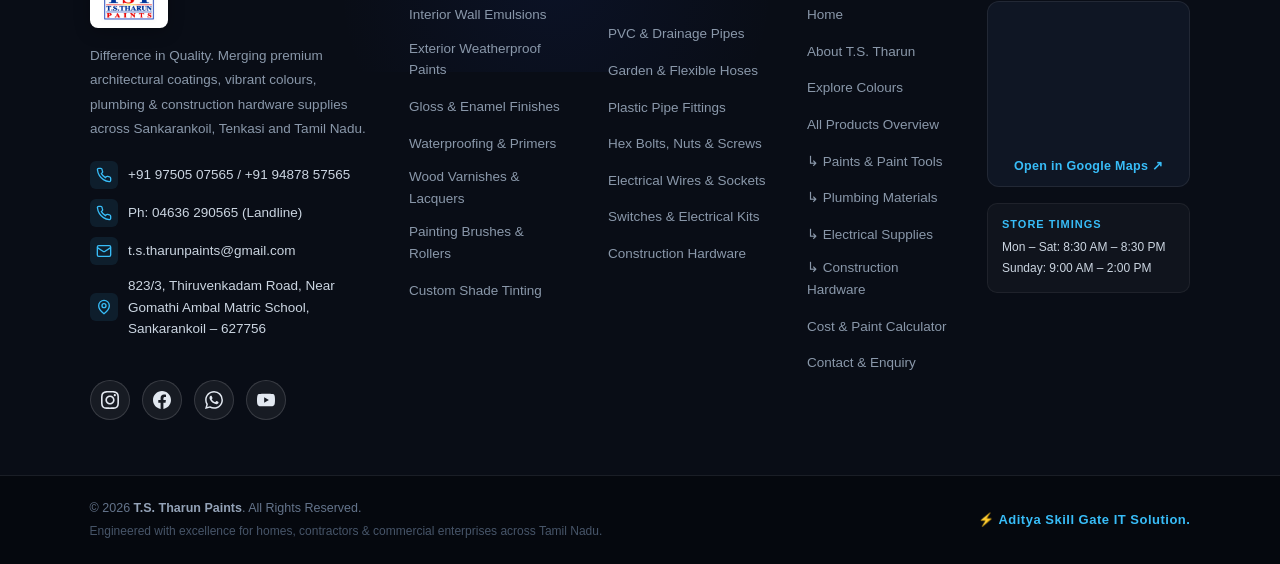
<file: plumbing.html>
<!DOCTYPE html>
<html lang="en">
<head>
    <meta charset="UTF-8">
    <meta name="viewport" content="width=device-width, initial-scale=1.0">
    <title>Plumbing Materials & Pipe Systems | T.S. Tharun Paints Sankarankoil</title>
    <link rel="icon" type="image/png" href="images/favicon.png">
    <link rel="shortcut icon" href="favicon.ico" type="image/x-icon">
    <link rel="stylesheet" href="style.css?v=5">
</head>
<body>

    <!-- Header Navigation -->
    <header class="inner-header">
        <a href="index.html" class="logo" aria-label="TS Tharun Paints">
            <span class="nav-logo-badge">
                <img src="images/logo.png" alt="TS Tharun Paints" class="site-logo">
            </span>
        </a>

        <nav>
            <a href="index.html">Home</a>
            <a href="about.html">About Us</a>
            <a href="colors.html">Colors</a>
            <a href="products.html" class="active">Products</a>
            <a href="calculator.html">Calculator</a>
            <a href="contact.html">Contact Us</a>
        </nav>
    </header>

    <!-- Page Hero Banner -->
    <section class="page-hero">
        <div class="page-hero-container">
            <div class="page-breadcrumb">
                <a href="index.html">Home</a> <span>/</span> <a href="products.html">Products</a> <span>/</span> <span>Plumbing Materials</span>
            </div>
            <h1 class="page-hero-title">
                Plumbing Materials & Pipe Systems<br>
                <span class="gradient-text-motion">Wholesale &amp; Retail Supplies</span>
            </h1>
            <p class="page-hero-subtitle">
                Discover certified PVC, UPVC & CPVC pipes, heavy water pressure hoses, precision brass fittings, and commercial drainage solutions in Sankarankoil.
            </p>

            <div class="page-feature-pills">
                <div class="page-pill">🚰 ISI Certified Heavy Gauge</div>
                <div class="page-pill">🛡️ Leak-Proof Solvent Welds</div>
                <div class="page-pill">♨️ CPVC Hot & Cold Water</div>
                <div class="page-pill">🚚 Site Delivery in Tenkasi Dist</div>
            </div>
        </div>
    </section>

    <!-- Category Switcher Navigator -->
    <div class="category-filter-bar">
        <a href="paints.html" class="cat-filter-btn">🎨 Paints & Paint Tools</a>
        <a href="plumbing.html" class="cat-filter-btn active">🚰 Plumbing Materials</a>
        <a href="electrical.html" class="cat-filter-btn">⚡ Electrical Supplies</a>
        <a href="construction.html" class="cat-filter-btn">🔧 Construction Hardware</a>
    </div>

    <!-- Products Catalog Section -->
    <section id="products" style="padding: 20px 7% 70px; background: #ffffff;">
        <div style="max-width: 1250px; margin: 0 auto;">

            <div style="text-align: center; max-width: 750px; margin: 0 auto 35px;">
                <p class="about-tag" style="display: inline-block;">10 ITEMS IN THIS CATEGORY</p>
                <h2 style="color: #04326e; font-size: 32px; font-weight: 800; margin: 10px 0 10px;">
                    Explore <span>Plumbing Materials</span>
                </h2>
                <p style="color: #64748b; font-size: 15px;">Click WhatsApp to enquire about sizes, bulk discounts and live stock availability in Sankarankoil.</p>
            </div>

            <div class="product-grid">
                <div class="product-card" id="plumbing-pvc-pipe">
                    <img src="images/products/plumbing-pvc-pipe.webp" alt="Rigid PVC Pressure Pipes" loading="lazy">
                    <div class="product-info">
                        <span class="product-tag-badge">Supreme / Finolex Standard</span>
                        <h3>Rigid PVC Pressure Pipes</h3>
                        <p>Heavy-gauge 4kg/cm² & 6kg/cm² rigid PVC pipes for potable water, underground drainage, and domestic plumbing. Manufactured to strict ISI quality standards with chemical resistance and smooth bore for maximum flow rate.</p>
                        <div class="product-card-actions">
                            <a href="https://wa.me/919750507565?text=Hello%20T.S.%20Tharun%20Paints,%20I%20want%20to%20enquire%20about%20Rigid%20PVC%20Pressure%20Pipes."
                               target="_blank" rel="noopener" class="shop-button">
                                Enquire on WhatsApp ↗
                            </a>
                        </div>
                    </div>
                </div>

                <div class="product-card" id="plumbing-cpvc-pipe">
                    <img src="images/products/plumbing-cpvc-pipe.webp" alt="CPVC Hot & Cold Water Pipes" loading="lazy">
                    <div class="product-info">
                        <span class="product-tag-badge">High Temp Resistant</span>
                        <h3>CPVC Hot & Cold Water Pipes</h3>
                        <p>Lead-free, non-corrosive chlorinate pipes designed for high-temperature solar water heaters and domestic bathroom networks.</p>
                        <div class="product-card-actions">
                            <a href="https://wa.me/919750507565?text=Hello%20T.S.%20Tharun%20Paints,%20I%20want%20to%20enquire%20about%20CPVC%20Hot%20&%20Cold%20Water%20Pipes."
                               target="_blank" rel="noopener" class="shop-button">
                                Enquire on WhatsApp ↗
                            </a>
                        </div>
                    </div>
                </div>

                <div class="product-card" id="plumbing-fittings">
                    <img src="images/products/plumbing-fittings.webp" alt="PVC Elbows, Tees & Couplers" loading="lazy">
                    <div class="product-info">
                        <span class="product-tag-badge">Solvent Weld Series</span>
                        <h3>PVC Elbows, Tees & Couplers</h3>
                        <p>Precision-machined 90° bends, equal tees, reducing sockets, end caps, and unions. Engineered for 100% leak-proof solvent-weld plumbing connections in residential and commercial pipelines.</p>
                        <div class="product-card-actions">
                            <a href="https://wa.me/919750507565?text=Hello%20T.S.%20Tharun%20Paints,%20I%20want%20to%20enquire%20about%20PVC%20Elbows,%20Tees%20&%20Couplers."
                               target="_blank" rel="noopener" class="shop-button">
                                Enquire on WhatsApp ↗
                            </a>
                        </div>
                    </div>
                </div>

                <div class="product-card" id="plumbing-taps">
                    <img src="images/products/plumbing-taps.webp" alt="Solid Brass & Chrome Bib Taps" loading="lazy">
                    <div class="product-info">
                        <span class="product-tag-badge">Quarter-Turn Ceramic</span>
                        <h3>Solid Brass & Chrome Bib Taps</h3>
                        <p>Durable quarter-turn ceramic disc long-body bib cocks, pillar taps, two-way angular stops, and wall-mounted water faucets.</p>
                        <div class="product-card-actions">
                            <a href="https://wa.me/919750507565?text=Hello%20T.S.%20Tharun%20Paints,%20I%20want%20to%20enquire%20about%20Solid%20Brass%20&%20Chrome%20Bib%20Taps."
                               target="_blank" rel="noopener" class="shop-button">
                                Enquire on WhatsApp ↗
                            </a>
                        </div>
                    </div>
                </div>

                <div class="product-card" id="plumbing-valves">
                    <img src="images/products/plumbing-valves.webp" alt="Heavy-Duty PVC & Brass Ball Valves" loading="lazy">
                    <div class="product-info">
                        <span class="product-tag-badge">Full Bore Flow</span>
                        <h3>Heavy-Duty PVC & Brass Ball Valves</h3>
                        <p>Full-port smooth turn shut-off valves for overhead tanks, water mains, agricultural pump lines, and pipeline isolation.</p>
                        <div class="product-card-actions">
                            <a href="https://wa.me/919750507565?text=Hello%20T.S.%20Tharun%20Paints,%20I%20want%20to%20enquire%20about%20Heavy-Duty%20PVC%20&%20Brass%20Ball%20Valves."
                               target="_blank" rel="noopener" class="shop-button">
                                Enquire on WhatsApp ↗
                            </a>
                        </div>
                    </div>
                </div>

                <div class="product-card" id="plumbing-hose">
                    <img src="images/products/plumbing-hose.webp" alt="Braided Flexible Garden Hoses" loading="lazy">
                    <div class="product-info">
                        <span class="product-tag-badge">Anti-Kink Reinforcement</span>
                        <h3>Braided Flexible Garden Hoses</h3>
                        <p>Heavy-duty 3-layer braided reinforced PVC flexible garden water hoses and stainless-steel connection pipes. Kink-resistant, weather-durable, and suitable for high-pressure residential and agricultural watering.</p>
                        <div class="product-card-actions">
                            <a href="https://wa.me/919750507565?text=Hello%20T.S.%20Tharun%20Paints,%20I%20want%20to%20enquire%20about%20Braided%20Flexible%20Garden%20Hoses."
                               target="_blank" rel="noopener" class="shop-button">
                                Enquire on WhatsApp ↗
                            </a>
                        </div>
                    </div>
                </div>

                <div class="product-card" id="plumbing-solvent">
                    <img src="images/products/plumbing-solvent.webp" alt="PVC Solvent Cement & Teflon Tapes" loading="lazy">
                    <div class="product-info">
                        <span class="product-tag-badge">Rapid Cure Bond</span>
                        <h3>PVC Solvent Cement & Teflon Tapes</h3>
                        <p>Heavy-bodied clear PVC pipe cement adhesive for instant leak-free joint bonding, paired with high-density PTFE thread seal tape.</p>
                        <div class="product-card-actions">
                            <a href="https://wa.me/919750507565?text=Hello%20T.S.%20Tharun%20Paints,%20I%20want%20to%20enquire%20about%20PVC%20Solvent%20Cement%20&%20Teflon%20Tapes."
                               target="_blank" rel="noopener" class="shop-button">
                                Enquire on WhatsApp ↗
                            </a>
                        </div>
                    </div>
                </div>

                <div class="product-card" id="plumbing-tank-fitting">
                    <img src="images/products/plumbing-tank-fitting.webp" alt="Overhead Tank Nipples & Unions" loading="lazy">
                    <div class="product-info">
                        <span class="product-tag-badge">Heavy Brass Gaskets</span>
                        <h3>Overhead Tank Nipples & Unions</h3>
                        <p>Solid brass and virgin PVC water tank connectors with EPDM leak-proof rubber gaskets and heavy locking nuts.</p>
                        <div class="product-card-actions">
                            <a href="https://wa.me/919750507565?text=Hello%20T.S.%20Tharun%20Paints,%20I%20want%20to%20enquire%20about%20Overhead%20Tank%20Nipples%20&%20Unions."
                               target="_blank" rel="noopener" class="shop-button">
                                Enquire on WhatsApp ↗
                            </a>
                        </div>
                    </div>
                </div>

                <div class="product-card" id="plumbing-drainage">
                    <img src="images/products/plumbing-drainage.webp" alt="Anti-Foul Floor Drains & Traps" loading="lazy">
                    <div class="product-info">
                        <span class="product-tag-badge">Odor & Insect Proof</span>
                        <h3>Anti-Foul Floor Drains & Traps</h3>
                        <p>Stainless steel AISI 304 floor gratings with cockroach-proof, odor-blocking water seal traps for bathrooms and kitchens.</p>
                        <div class="product-card-actions">
                            <a href="https://wa.me/919750507565?text=Hello%20T.S.%20Tharun%20Paints,%20I%20want%20to%20enquire%20about%20Anti-Foul%20Floor%20Drains%20&%20Traps."
                               target="_blank" rel="noopener" class="shop-button">
                                Enquire on WhatsApp ↗
                            </a>
                        </div>
                    </div>
                </div>

                <div class="product-card" id="plumbing-suction">
                    <img src="images/products/plumbing-suction.webp" alt="Spiral Suction Delivery Hoses" loading="lazy">
                    <div class="product-info">
                        <span class="product-tag-badge">Heavy Ribbed Suction</span>
                        <h3>Spiral Suction Delivery Hoses</h3>
                        <p>Rigid spiral PVC ribbed delivery and suction hoses designed for agricultural submersible pumps and dewatering systems.</p>
                        <div class="product-card-actions">
                            <a href="https://wa.me/919750507565?text=Hello%20T.S.%20Tharun%20Paints,%20I%20want%20to%20enquire%20about%20Spiral%20Suction%20Delivery%20Hoses."
                               target="_blank" rel="noopener" class="shop-button">
                                Enquire on WhatsApp ↗
                            </a>
                        </div>
                    </div>
                </div>
            </div>

            <!-- Contractor Bulk Order Banner -->
            <div style="margin-top: 60px; background: linear-gradient(135deg, #1e3a8a 0%, #244cdb 55%, #1d4ed8 100%); border-radius: 20px; padding: 40px; color: #04326e; display: flex; justify-content: space-between; align-items: center; gap: 30px; flex-wrap: wrap;">
                <div style="flex: 1 1 500px;">
                    <span style="background: rgba(255,255,255,0.2); padding: 4px 12px; border-radius: 20px; font-size: 11px; font-weight: 800; letter-spacing: 1.5px; text-transform: uppercase;">BULK ESTIMATES &amp; ON-SITE DISPATCH</span>
                    <h3 style="font-size: 26px; font-weight: 800; margin: 12px 0 8px; color: #04326e;">Need Large Quantities for Construction?</h3>
                    <p style="font-size: 15px; color: #e2e8f0; line-height: 1.6; margin: 0;">We supply plumbers, electrical contractors, builders and homeowners with wholesale tier pricing, tax invoices, and direct doorstep site delivery.</p>
                </div>
                <div style="display: flex; gap: 14px; flex-wrap: wrap;">
                    <a href="https://wa.me/919750507565?text=Hello%20T.S.%20Tharun%20Paints%2C%20I%20need%20a%20bulk%20quote%20for%20Plumbing%20Materials."
                       class="hero-btn" style="background: #25D366; color: #04326e; font-weight: 700;" target="_blank" rel="noopener">
                        <span>Get Instant WhatsApp Quote</span>
                    </a>
                    <a href="tel:+919750507565" class="hero-btn" style="background: rgba(255,255,255,0.15); border: 1px solid rgba(255,255,255,0.3); color: #04326e;">
                        <span>Call +91 97505 07565</span>
                    </a>
                </div>
            </div>

        </div>
    </section>

    <!-- Footer -->
    <footer class="site-footer">
        <div class="footer-top">

            <div class="footer-brand">
                <a href="index.html" class="footer-logo" aria-label="TS Tharun Paints">
                    <div class="footer-logo-badge">
                        <img src="images/logo.png" alt="TS Tharun Paints" class="footer-logo-img">
                    </div>
                </a>
                <p class="footer-tagline">
                    Difference in Quality. Merging premium architectural coatings, vibrant colours, plumbing &amp; construction hardware supplies across Sankarankoil, Tenkasi and Tamil Nadu.
                </p>
                            <div class="footer-contact-direct">
                <a href="tel:+919750507565" class="direct-contact-item">
                    <span class="direct-contact-icon">
                        <svg viewBox="0 0 24 24" fill="none" stroke="currentColor" stroke-width="2" width="16" height="16"><path d="M22 16.92v3a2 2 0 0 1-2.18 2 19.79 19.79 0 0 1-8.63-3.07 19.5 19.5 0 0 1-6-6 19.79 19.79 0 0 1-3.07-8.67A2 2 0 0 1 4.11 2h3a2 2 0 0 1 2 1.72 12.84 12.84 0 0 0 .7 2.81 2 2 0 0 1-.45 2.11L8.09 9.91a16 16 0 0 0 6 6l1.27-1.27a2 2 0 0 1 2.11-.45 12.84 12.84 0 0 0 2.81.7A2 2 0 0 1 22 16.92z"></path></svg>
                    </span>
                    <span>+91 97505 07565 / +91 94878 57565</span>
                </a>
                <a href="tel:04636290565" class="direct-contact-item">
                    <span class="direct-contact-icon">
                        <svg viewBox="0 0 24 24" fill="none" stroke="currentColor" stroke-width="2" width="16" height="16"><path d="M22 16.92v3a2 2 0 0 1-2.18 2 19.79 19.79 0 0 1-8.63-3.07 19.5 19.5 0 0 1-6-6 19.79 19.79 0 0 1-3.07-8.67A2 2 0 0 1 4.11 2h3a2 2 0 0 1 2 1.72 12.84 12.84 0 0 0 .7 2.81 2 2 0 0 1-.45 2.11L8.09 9.91a16 16 0 0 0 6 6l1.27-1.27a2 2 0 0 1 2.11-.45 12.84 12.84 0 0 0 2.81.7A2 2 0 0 1 22 16.92z"></path></svg>
                    </span>
                    <span>Ph: 04636 290565 (Landline)</span>
                </a>
                <a href="mailto:t.s.tharunpaints@gmail.com" class="direct-contact-item">
                    <span class="direct-contact-icon">
                        <svg viewBox="0 0 24 24" fill="none" stroke="currentColor" stroke-width="2" width="16" height="16"><rect width="20" height="16" x="2" y="4" rx="2"></rect><path d="m22 7-8.97 5.7a1.94 1.94 0 0 1-2.06 0L2 7"></path></svg>
                    </span>
                    <span>t.s.tharunpaints@gmail.com</span>
                </a>
                <div class="direct-contact-item">
                    <span class="direct-contact-icon">
                        <svg viewBox="0 0 24 24" fill="none" stroke="currentColor" stroke-width="2" width="16" height="16"><path d="M20 10c0 6-8 12-8 12s-8-6-8-12a8 8 0 0 1 16 0Z"></path><circle cx="12" cy="10" r="3"></circle></svg>
                    </span>
                    <span>823/3, Thiruvenkadam Road, Near Gomathi Ambal Matric School, Sankarankoil &ndash; 627756</span>
                </div>
            </div>
<div class="footer-socials">
                <a href="https://instagram.com" target="_blank" rel="noopener" aria-label="Instagram" class="social-icon social-insta" title="Instagram">
                    <svg viewBox="0 0 24 24" fill="currentColor" width="18" height="18"><path d="M12 2.163c3.204 0 3.584.012 4.85.07 3.252.148 4.771 1.691 4.919 4.919.058 1.265.069 1.645.069 4.849 0 3.205-.012 3.584-.069 4.849-.149 3.225-1.664 4.771-4.919 4.919-1.266.058-1.644.07-4.85.07-3.204 0-3.584-.012-4.849-.07-3.26-.149-4.771-1.699-4.919-4.92-.058-1.265-.07-1.644-.07-4.849 0-3.204.013-3.583.07-4.849.149-3.227 1.664-4.771 4.919-4.919 1.266-.057 1.645-.069 4.849-.069zm0-2.163c-3.259 0-3.667.014-4.947.072-4.358.2-6.78 2.618-6.98 6.98-.059 1.281-.073 1.689-.073 4.948 0 3.259.014 3.668.072 4.948.2 4.358 2.618 6.78 6.98 6.98 1.281.058 1.689.072 4.948.072 3.259 0 3.668-.014 4.948-.072 4.354-.2 6.782-2.618 6.979-6.98.059-1.28.073-1.689.073-4.948 0-3.259-.014-3.667-.072-4.947-.196-4.354-2.617-6.78-6.979-6.98-1.281-.059-1.69-.073-4.949-.073zm0 5.838c-3.403 0-6.162 2.759-6.162 6.162s2.759 6.163 6.162 6.163 6.162-2.759 6.162-6.163c0-3.403-2.759-6.162-6.162-6.162zm0 10.162c-2.209 0-4-1.79-4-4 0-2.209 1.791-4 4-4s4 1.791 4 4c0 2.21-1.791 4-4 4zm6.406-11.845c-.796 0-1.441.645-1.441 1.44s.645 1.44 1.441 1.44c.795 0 1.439-.645 1.439-1.44s-.644-1.44-1.439-1.44z"/></svg>
                </a>
                <a href="https://facebook.com" target="_blank" rel="noopener" aria-label="Facebook" class="social-icon social-facebook" title="Facebook">
                    <svg viewBox="0 0 24 24" fill="currentColor" width="18" height="18"><path d="M24 12.073c0-6.627-5.373-12-12-12s-12 5.373-12 12c0 5.99 4.388 10.954 10.125 11.854v-8.385H7.078v-3.47h3.047V9.43c0-3.007 1.792-4.669 4.533-4.669 1.312 0 2.686.235 2.686.235v2.953H15.83c-1.491 0-1.956.925-1.956 1.874v2.25h3.328l-.532 3.47h-2.796v8.385C19.612 23.027 24 18.062 24 12.073z"/></svg>
                </a>
                <a href="https://wa.me/919750507565" target="_blank" rel="noopener" aria-label="WhatsApp" class="social-icon social-whatsapp" title="WhatsApp">
                    <svg viewBox="0 0 24 24" fill="currentColor" width="18" height="18"><path d="M17.472 14.382c-.297-.149-1.758-.867-2.03-.967-.273-.099-.471-.148-.67.15-.197.297-.767.966-.94 1.164-.173.199-.347.223-.644.075-.297-.15-1.255-.463-2.39-1.475-.883-.788-1.48-1.761-1.653-2.059-.173-.297-.018-.458.13-.606.134-.133.298-.347.446-.52.149-.174.198-.298.298-.497.099-.198.05-.371-.025-.52-.075-.149-.669-1.612-.916-2.207-.242-.579-.487-.5-.669-.51-.173-.008-.371-.01-.57-.01-.198 0-.52.074-.792.372-.272.297-1.04 1.016-1.04 2.479 0 1.462 1.065 2.875 1.213 3.074.149.198 2.096 3.2 5.077 4.487.709.306 1.262.489 1.694.625.712.227 1.36.195 1.871.118.571-.085 1.758-.719 2.006-1.413.248-.694.248-1.289.173-1.413-.074-.124-.272-.198-.57-.347m-5.421 7.403h-.004a9.87 9.87 0 0 1-5.031-1.378l-.361-.214-3.741.982.998-3.648-.235-.374a9.86 9.86 0 0 1-1.51-5.26c.001-5.45 4.436-9.884 9.888-9.884 2.64 0 5.122 1.03 6.988 2.898a9.825 9.825 0 0 1 2.893 6.994c-.003 5.45-4.437 9.884-9.885 9.884m8.413-18.297A11.815 11.815 0 0 0 12.05 0C5.495 0 .16 5.335.157 11.892c0 2.096.547 4.142 1.588 5.945L.057 24l6.305-1.654a11.882 11.882 0 0 0 5.683 1.448h.005c6.554 0 11.89-5.335 11.893-11.893a11.821 11.821 0 0 0-3.48-8.413Z"/></svg>
                </a>
                <a href="https://youtube.com" target="_blank" rel="noopener" aria-label="YouTube" class="social-icon social-youtube" title="YouTube">
                    <svg viewBox="0 0 24 24" fill="currentColor" width="18" height="18"><path d="M23.498 6.186a3.016 3.016 0 0 0-2.122-2.136C19.505 3.545 12 3.545 12 3.545s-7.505 0-9.377.505A3.017 3.017 0 0 0 .502 6.186C0 8.07 0 12 0 12s0 3.93.502 5.814a3.016 3.016 0 0 0 2.122 2.136c1.871.505 9.376.505 9.376.505s7.505 0 9.377-.505a3.015 3.015 0 0 0 2.122-2.136C24 15.93 24 12 24 12s0-3.93-.502-5.814zM9.545 15.568V8.432L15.818 12l-6.273 3.568z"/></svg>
                </a>
            </div>
            </div>

            <!-- Paints & Finishes -->
            <div class="footer-col">
                <h4 class="footer-col-title">Paints &amp; Finishes</h4>
                <ul class="footer-links">
                    <li><a href="paints.html#paints-royale">Interior Wall Emulsions</a></li>
                    <li><a href="paints.html#paints-apex">Exterior Weatherproof Paints</a></li>
                    <li><a href="paints.html#paints-enamel">Gloss &amp; Enamel Finishes</a></li>
                    <li><a href="paints.html#paints-damp-proof">Waterproofing &amp; Primers</a></li>
                    <li><a href="paints.html#paints-varnish">Wood Varnishes &amp; Lacquers</a></li>
                    <li><a href="paints.html#paints-rollers">Painting Brushes &amp; Rollers</a></li>
                    <li><a href="colors.html#custom-tinting">Custom Shade Tinting</a></li>
                </ul>
            </div>

            <!-- Hardware & Plumbing Supplies -->
            <div class="footer-col">
                <h4 class="footer-col-title">Hardware Supplies</h4>
                <ul class="footer-links">
                    <li><a href="plumbing.html#plumbing-pvc-pipe">PVC &amp; Drainage Pipes</a></li>
                    <li><a href="plumbing.html#plumbing-hose">Garden &amp; Flexible Hoses</a></li>
                    <li><a href="plumbing.html#plumbing-fittings">Plastic Pipe Fittings</a></li>
                    <li><a href="construction.html#hardware-hex-bolts">Hex Bolts, Nuts &amp; Screws</a></li>
                    <li><a href="electrical.html#electrical-wires">Electrical Wires &amp; Sockets</a></li>
                    <li><a href="electrical.html#electrical-switches">Switches &amp; Electrical Kits</a></li>
                    <li><a href="construction.html#products">Construction Hardware</a></li>
                </ul>
            </div>

            <!-- Quick Links -->
            <div class="footer-col">
                <h4 class="footer-col-title">Quick Links</h4>
                <ul class="footer-links">
                    <li><a href="index.html">Home</a></li>
                    <li><a href="about.html">About T.S. Tharun</a></li>
                    <li><a href="colors.html">Explore Colours</a></li>
                    <li><a href="products.html">All Products Overview</a></li>
                    <li><a href="paints.html">↳ Paints &amp; Paint Tools</a></li>
                    <li><a href="plumbing.html">↳ Plumbing Materials</a></li>
                    <li><a href="electrical.html">↳ Electrical Supplies</a></li>
                    <li><a href="construction.html">↳ Construction Hardware</a></li>
                    <li><a href="calculator.html">Cost &amp; Paint Calculator</a></li>
                    <li><a href="contact.html">Contact &amp; Enquiry</a></li>
                </ul>
            </div>

            <!-- Location Map -->
            <div class="footer-col footer-col-map">
                <h4 class="footer-col-title">Our Location</h4>
                <div class="footer-map-card">
                    <iframe
                        src="https://www.google.com/maps?q=823/3,+Thiruvenkadam+Road,+Near+Gomathi+Ambal+Matric+School,+Sankarankovil,+Tamil+Nadu+627756&output=embed"
                        width="100%"
                        height="140"
                        style="border:0; border-radius:10px; display:block;"
                        loading="lazy"
                        allowfullscreen=""
                        referrerpolicy="no-referrer-when-downgrade"
                        title="TS Tharun Paints location map">
                    </iframe>
                    <a href="https://www.google.com/maps/search/?api=1&query=823%2F3+Thiruvenkadam+Road+Gomathi+Ambal+School+Sankarankovil"
                       target="_blank" rel="noopener" class="map-cta">
                        Open in Google Maps ↗
                    </a>
                </div>
                <div class="footer-hours">
                    <span class="hours-title">Store Timings</span>
                    <p>Mon – Sat: 8:30 AM – 8:30 PM</p>
                    <p>Sunday: 9:00 AM – 2:00 PM</p>
                </div>
            </div>

        </div>

        <div class="footer-bottom">
            <div class="footer-bottom-left">
                <p>&copy; 2026 <strong>T.S. Tharun Paints</strong>. All Rights Reserved.</p>
                <p class="footer-credit">Engineered with excellence for homes, contractors &amp; commercial enterprises across Tamil Nadu.</p>
            </div>
            <div class="footer-bottom-right">
                <span class="agency-credit">⚡ Aditya Skill Gate IT Solution.</span>
            </div>
        </div>
    </footer>

    <!-- Floating WhatsApp Action Button -->
    <a href="https://wa.me/919750507565?text=Hello%20T.S.%20Tharun%20Paints%2C%20I%20have%20an%20enquiry%20regarding%20Plumbing%20Materials."
       class="floating-whatsapp"
       target="_blank"
       rel="noopener"
       aria-label="Chat with T.S. Tharun Paints on WhatsApp">
        <svg viewBox="0 0 24 24" fill="currentColor" width="32" height="32">
            <path d="M17.472 14.382c-.297-.149-1.758-.867-2.03-.967-.273-.099-.471-.148-.67.15-.197.297-.767.966-.94 1.164-.173.199-.347.223-.644.075-.297-.15-1.255-.463-2.39-1.475-.883-.788-1.48-1.761-1.653-2.059-.173-.297-.018-.458.13-.606.134-.133.298-.347.446-.52.149-.174.198-.298.298-.497.099-.198.05-.371-.025-.52-.075-.149-.669-1.612-.916-2.207-.242-.579-.487-.5-.669-.51-.173-.008-.371-.01-.57-.01-.198 0-.52.074-.792.372-.272.297-1.04 1.016-1.04 2.479 0 1.462 1.065 2.875 1.213 3.074.149.198 2.096 3.2 5.077 4.487.709.306 1.262.489 1.694.625.712.227 1.36.195 1.871.118.571-.085 1.758-.719 2.006-1.413.248-.694.248-1.289.173-1.413-.074-.124-.272-.198-.57-.347m-5.421 7.403h-.004a9.87 9.87 0 0 1-5.031-1.378l-.361-.214-3.741.982.998-3.648-.235-.374a9.86 9.86 0 0 1-1.51-5.26c.001-5.45 4.436-9.884 9.888-9.884 2.64 0 5.122 1.03 6.988 2.898a9.825 9.825 0 0 1 2.893 6.994c-.003 5.45-4.437 9.884-9.885 9.884m8.413-18.297A11.815 11.815 0 0 0 12.05 0C5.495 0 .16 5.335.157 11.892c0 2.096.547 4.142 1.588 5.945L.057 24l6.305-1.654a11.882 11.882 0 0 0 5.683 1.448h.005c6.554 0 11.89-5.335 11.893-11.893a11.821 11.821 0 0 0-3.48-8.413Z"/>
        </svg>
    </a>

    <script src="script.js"></script>
</body>
</html>
</file>
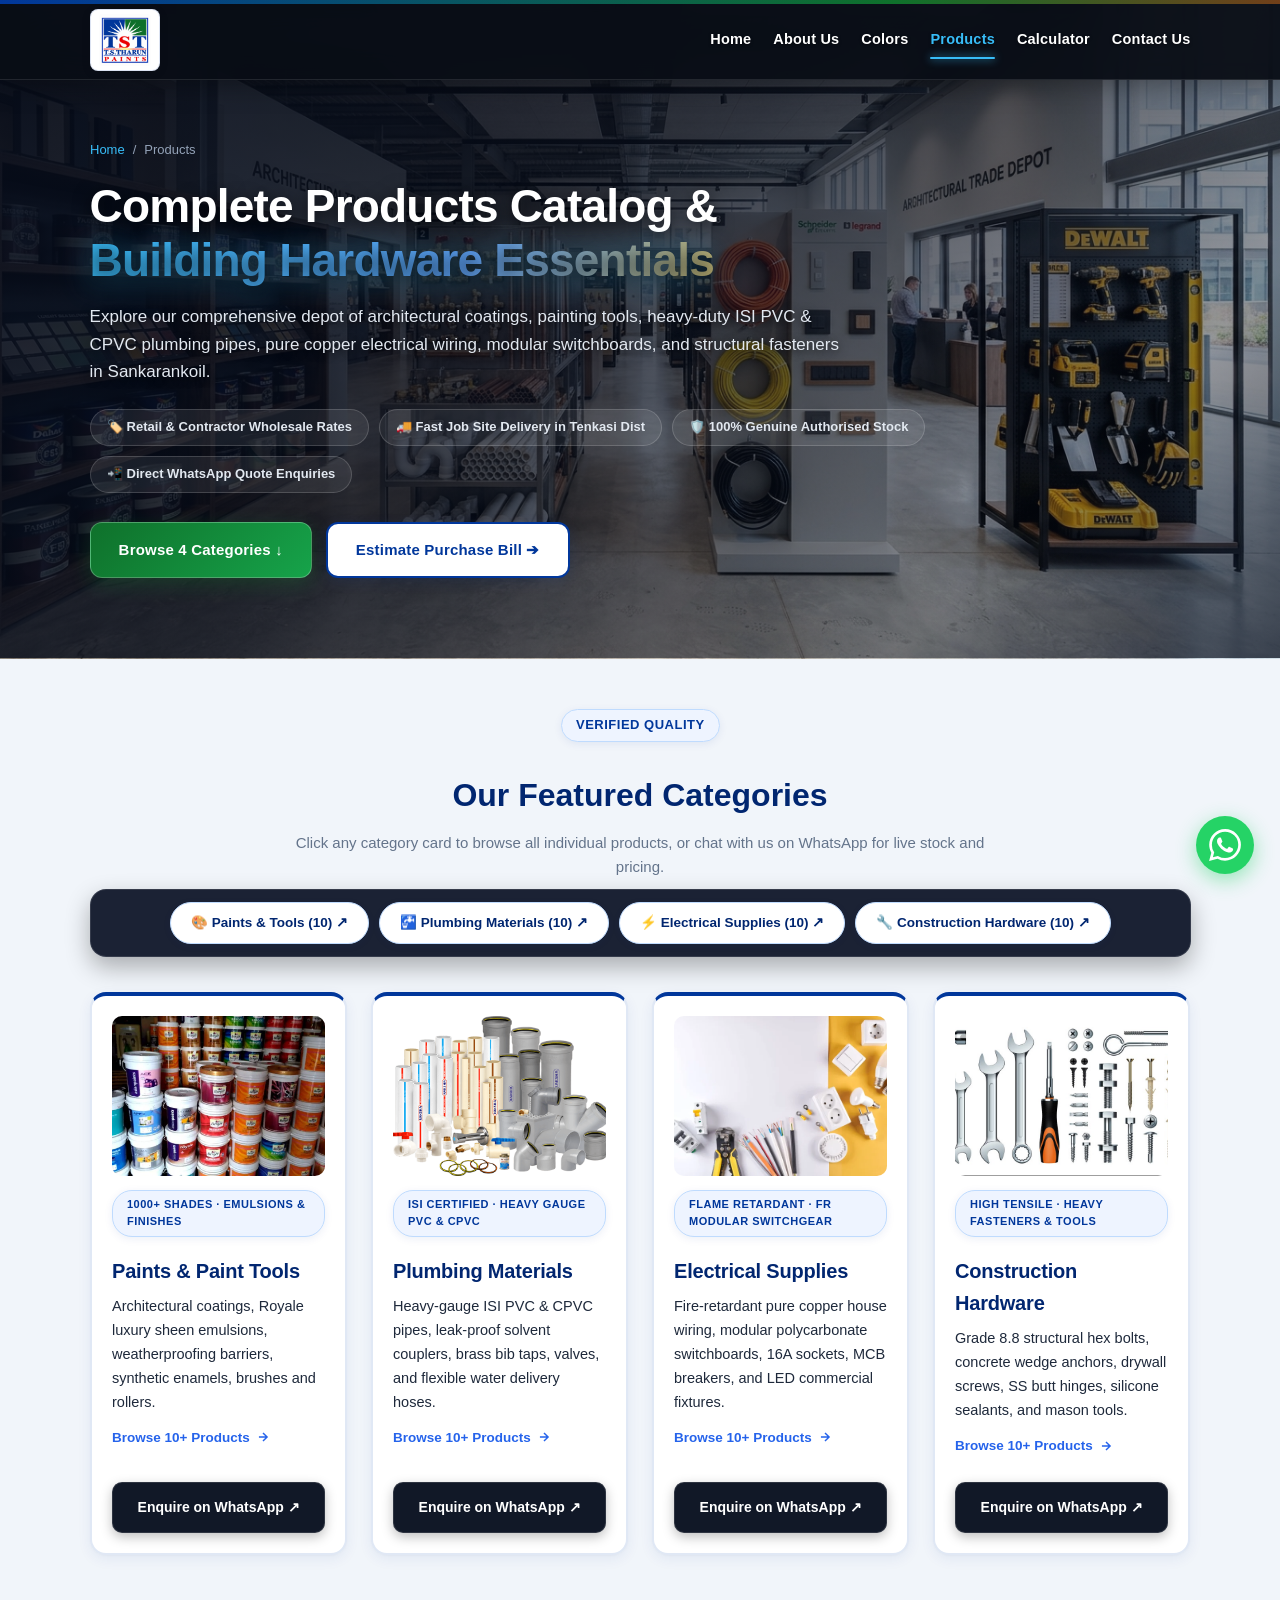
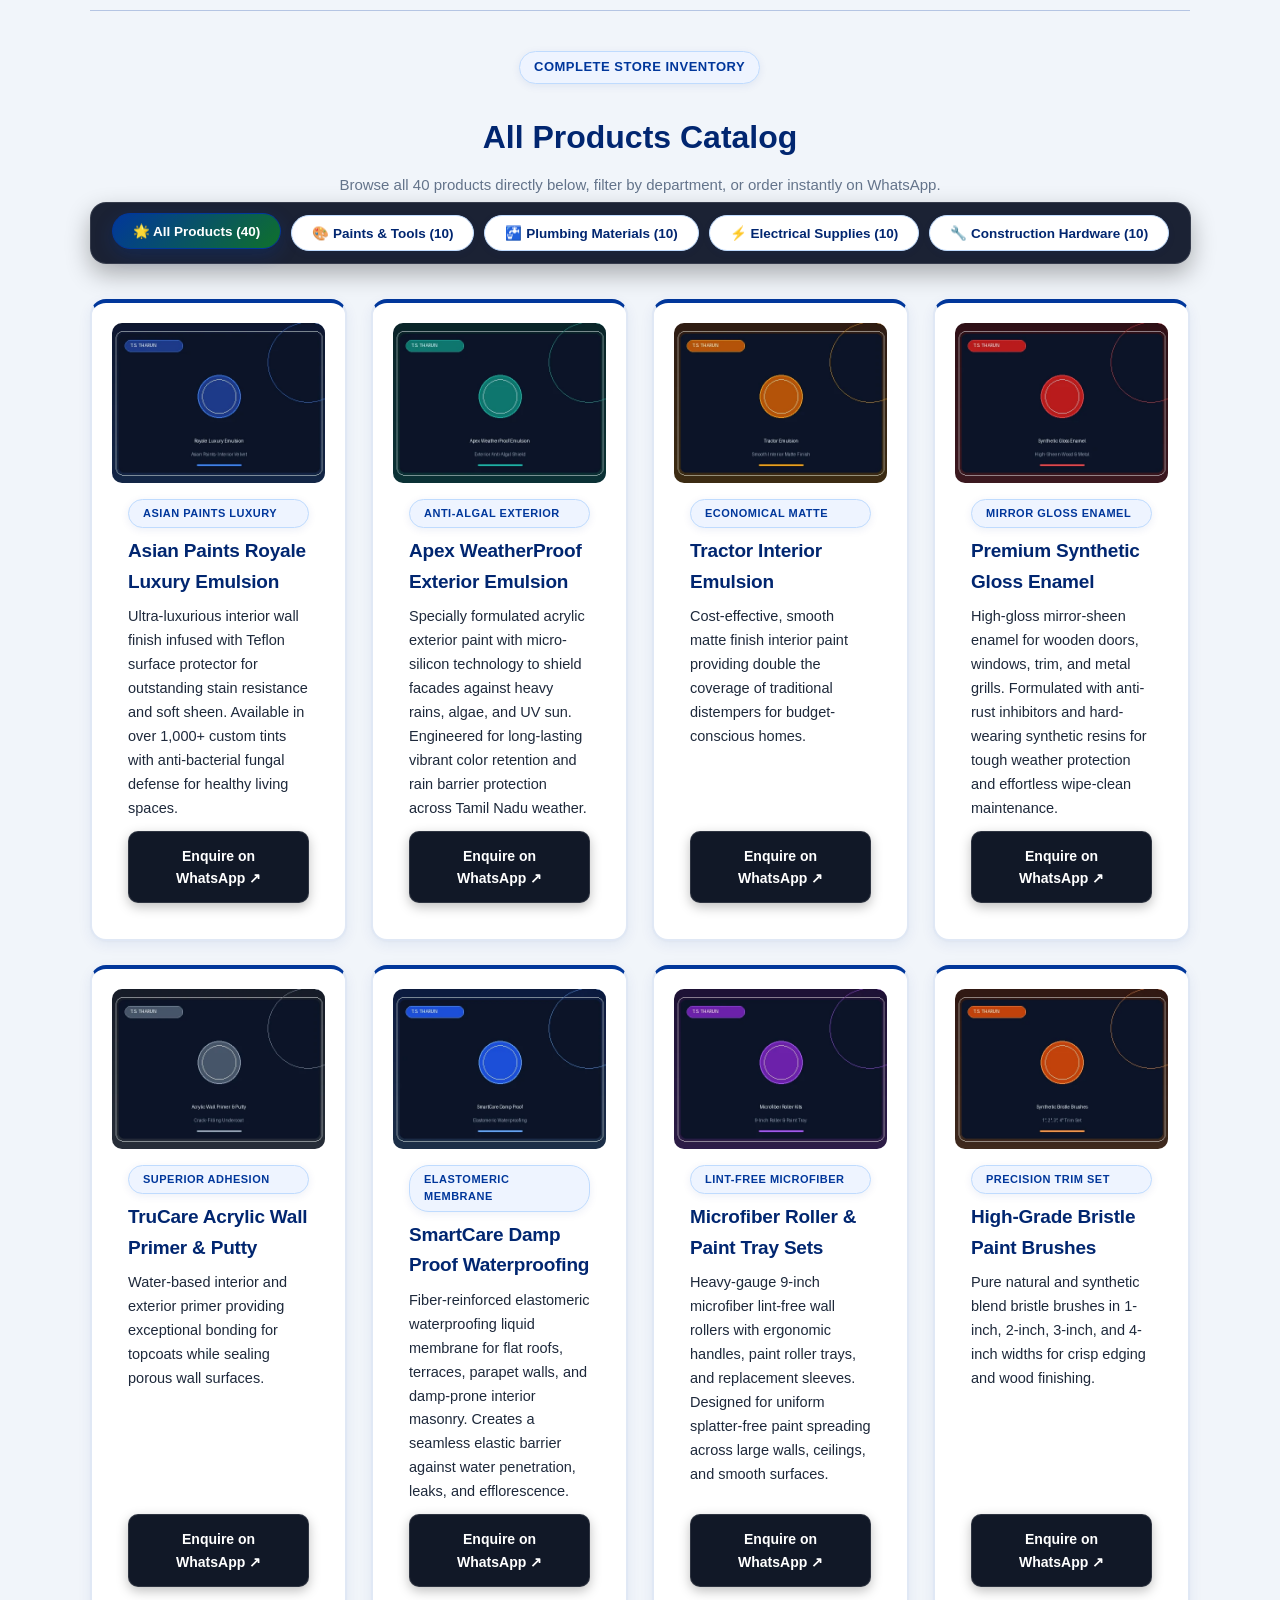
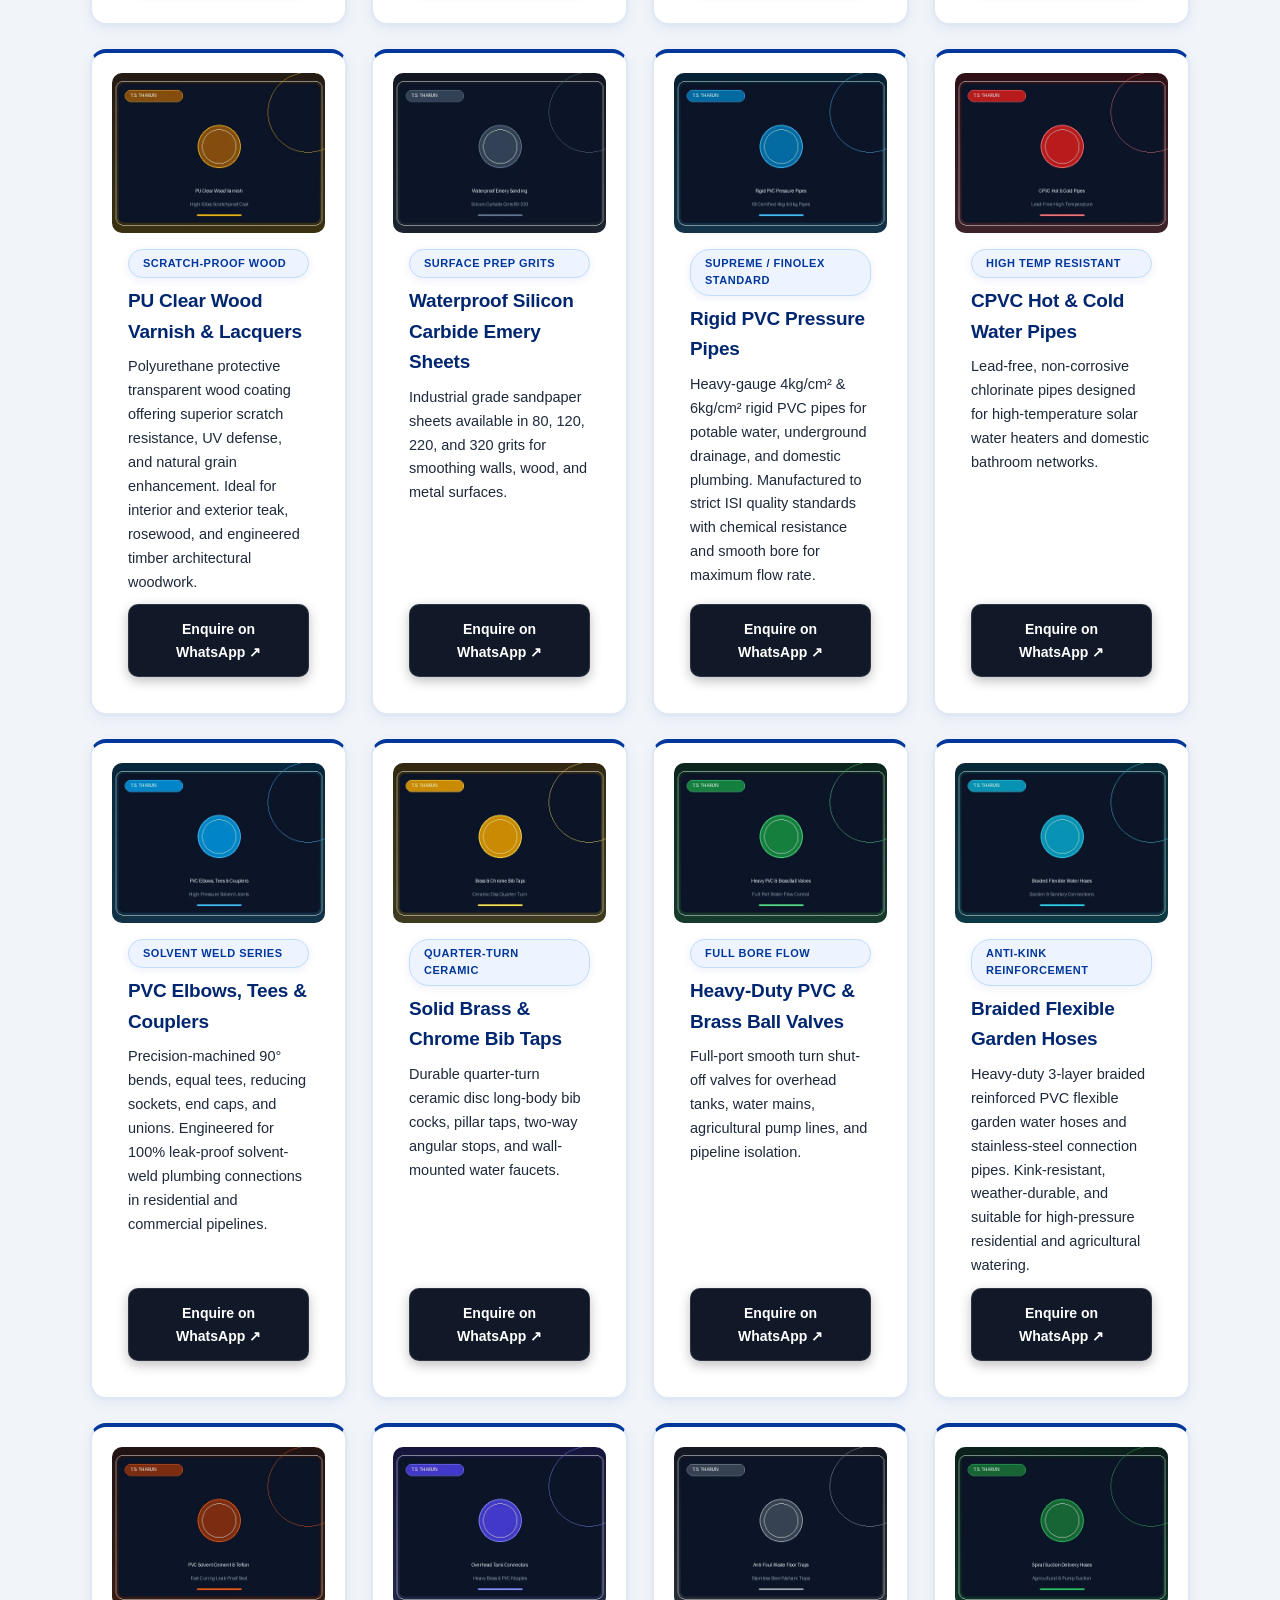
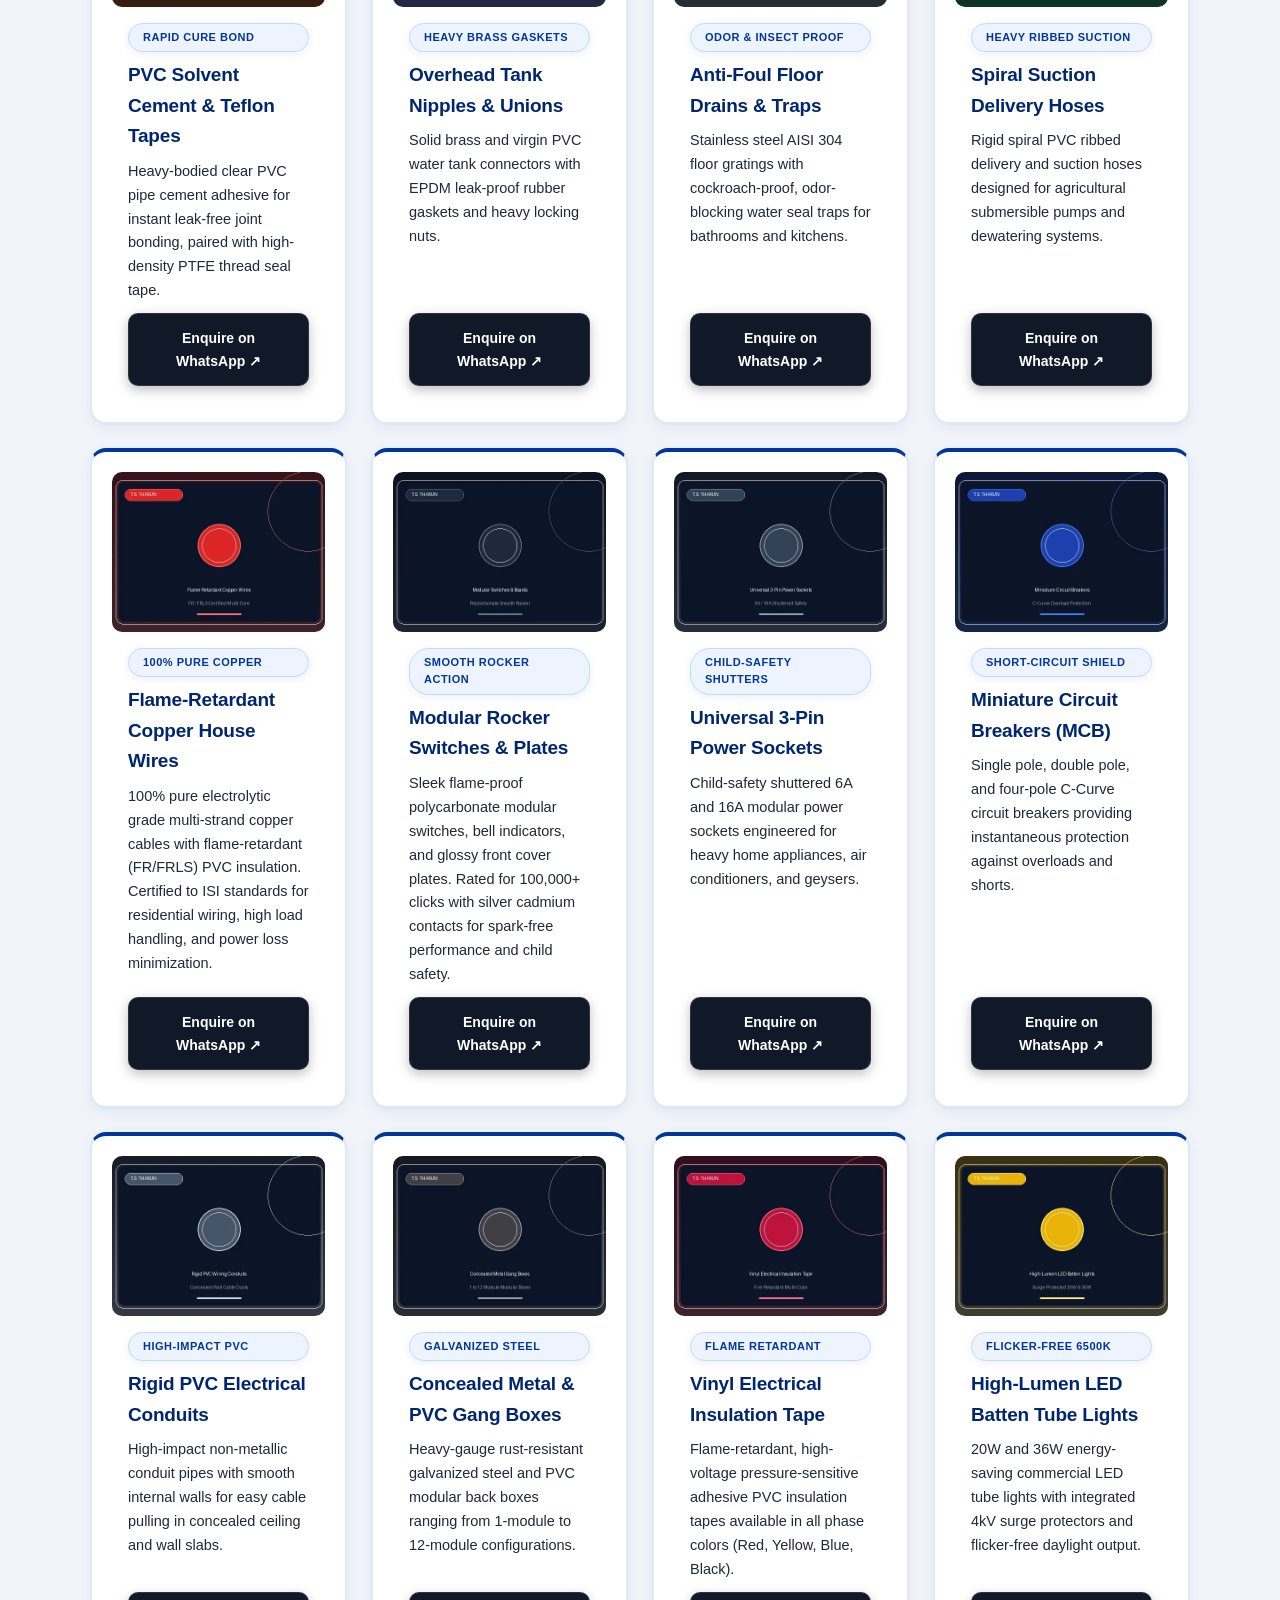
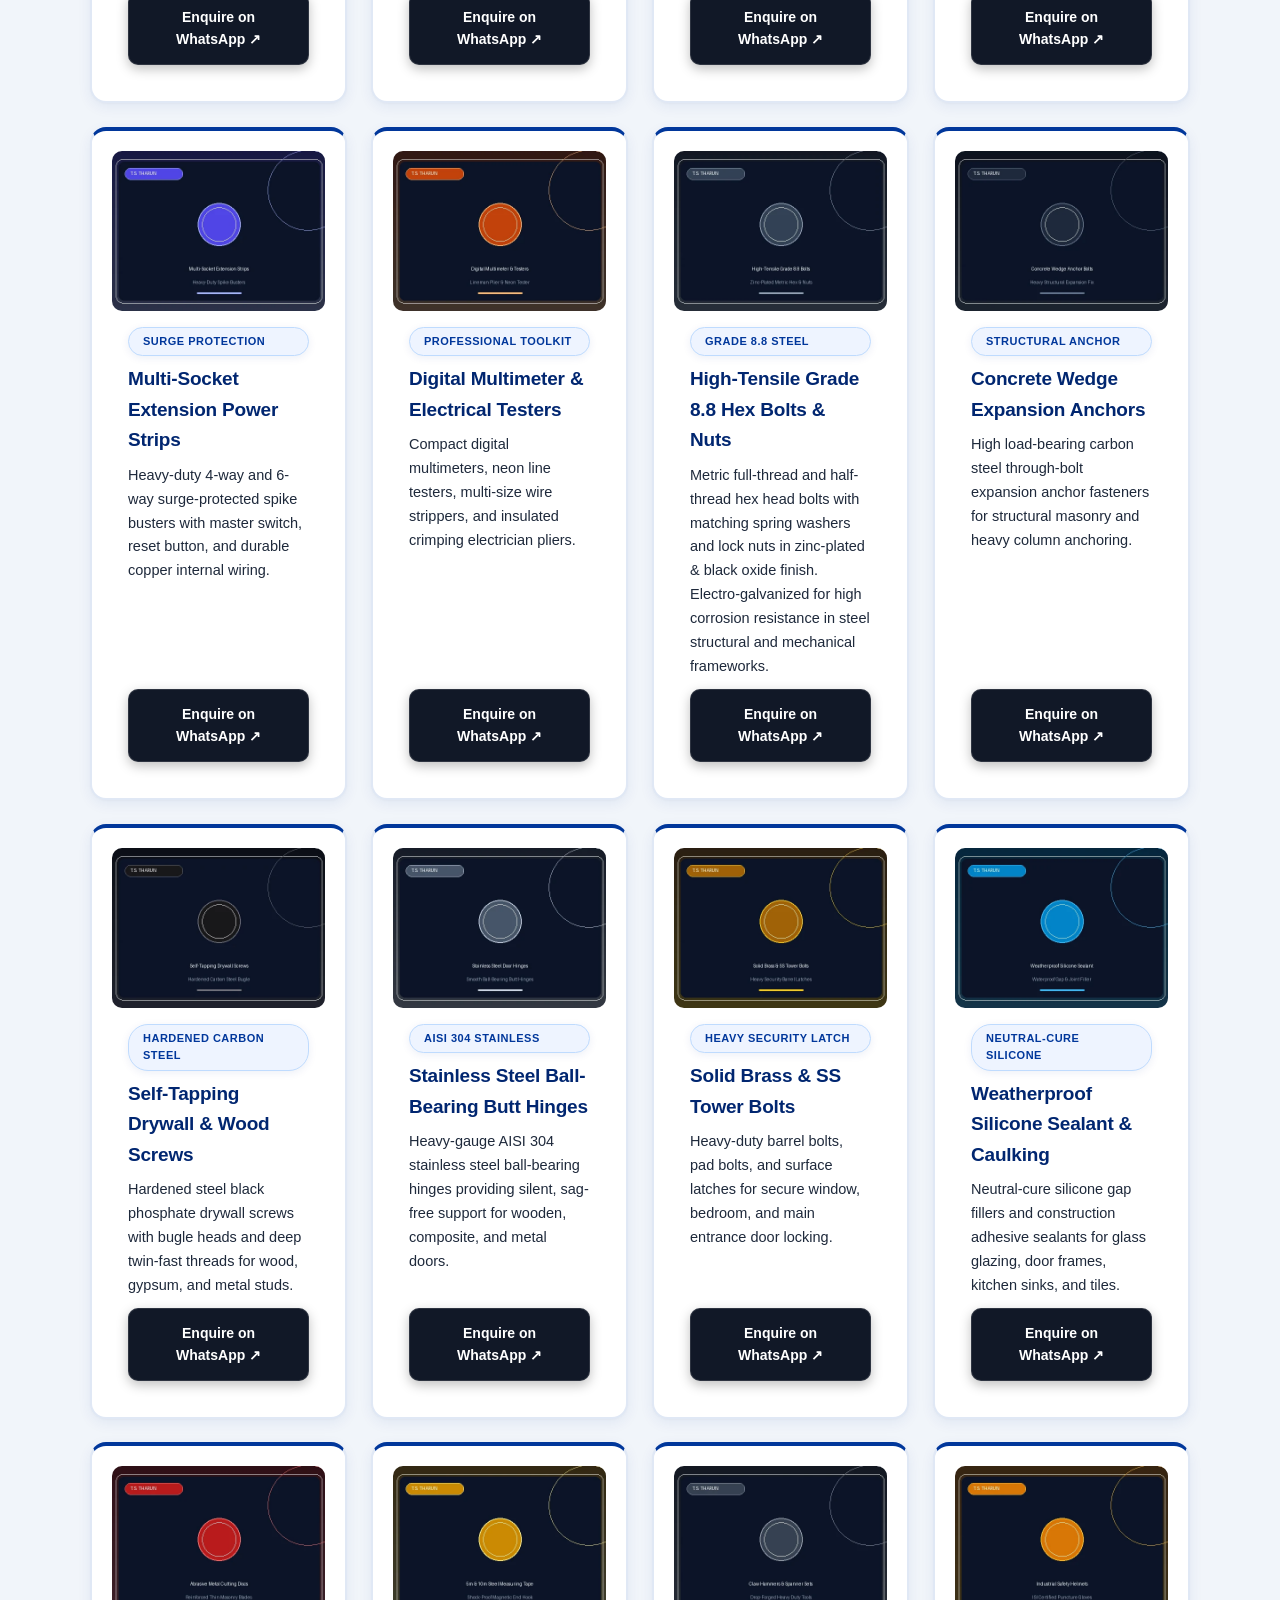
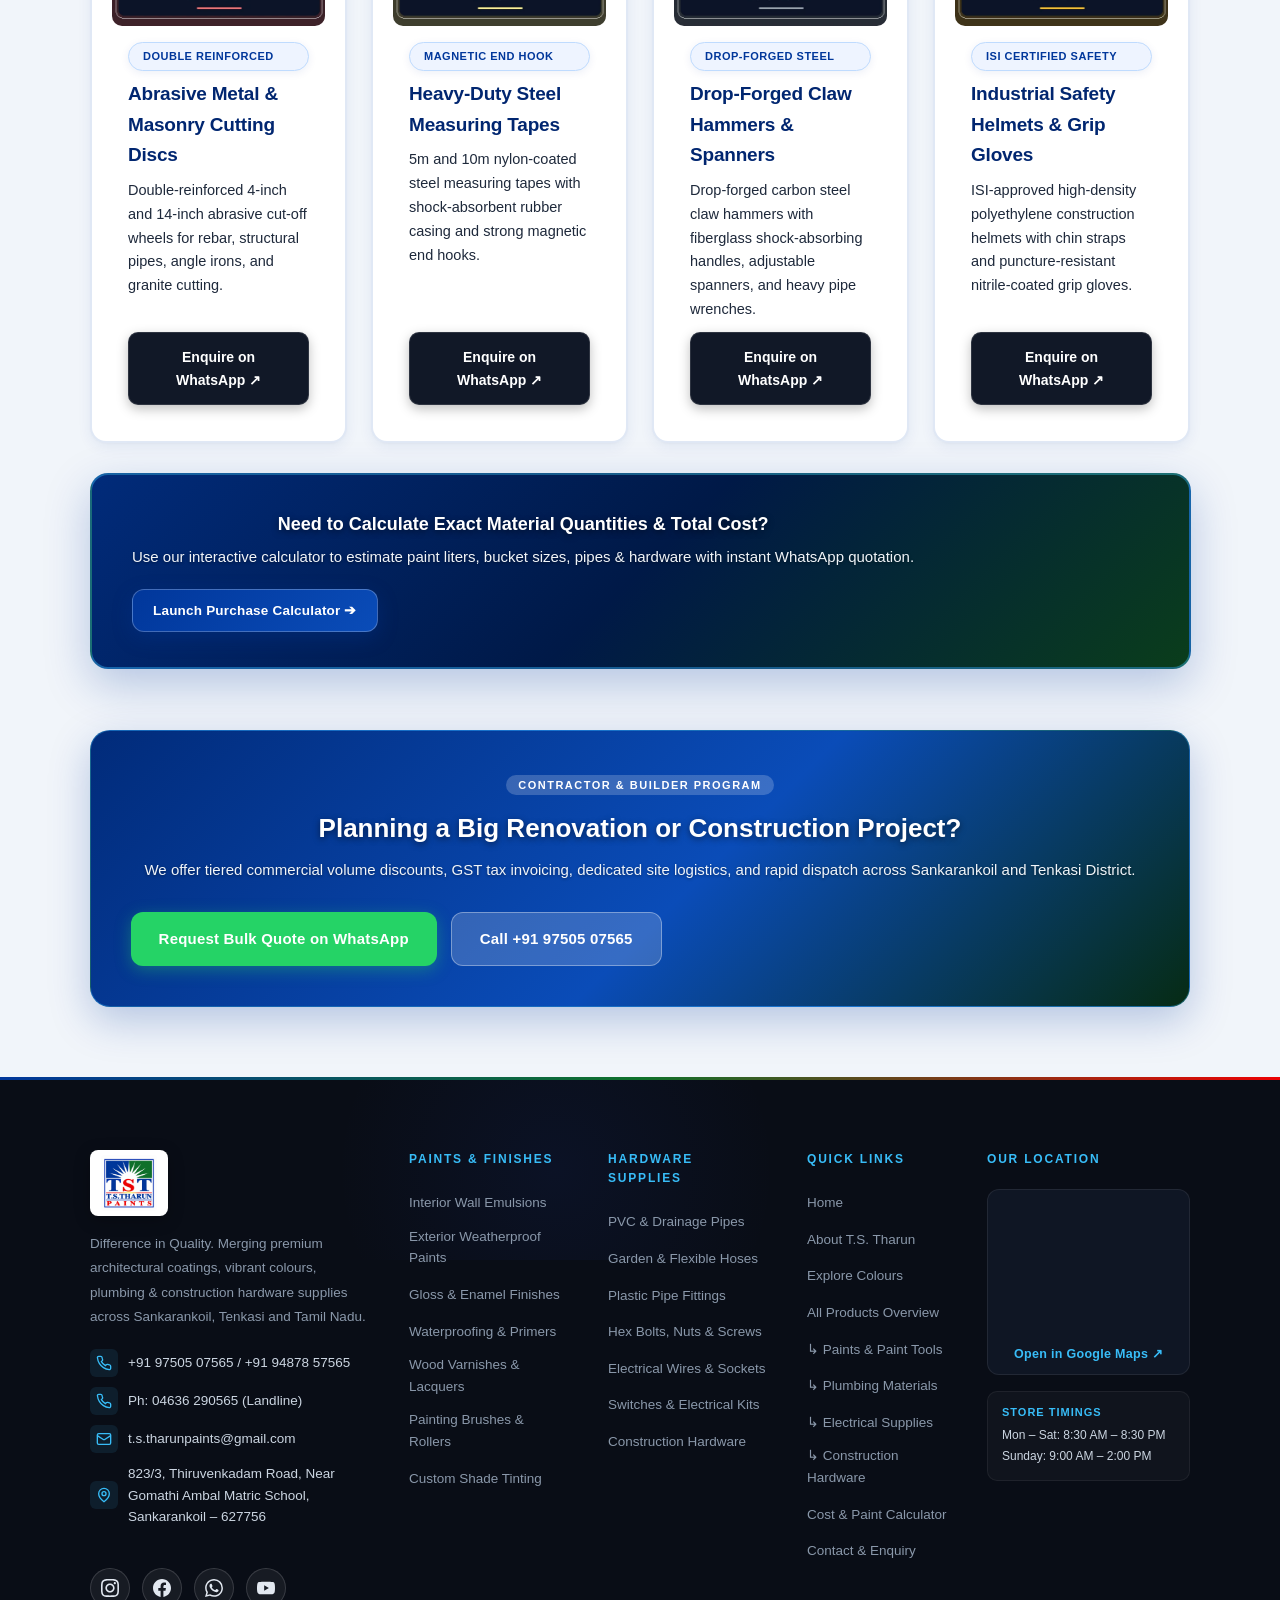
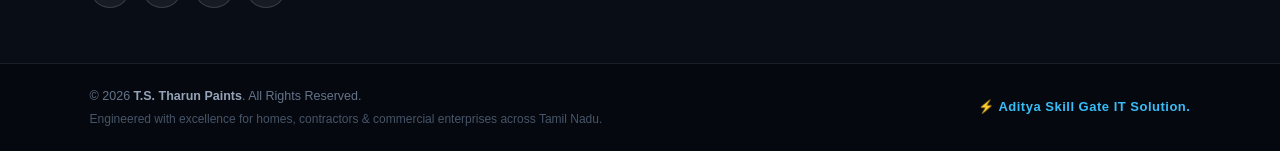
<file: products.html>
<!DOCTYPE html>
<html lang="en">
<head>
    <meta charset="UTF-8">
    <meta name="viewport" content="width=device-width, initial-scale=1.0">
    <title>Products Catalog | T.S. Tharun Paints & Hardware Sankarankoil</title>
    <link rel="icon" type="image/png" href="images/favicon.png">
    <link rel="shortcut icon" href="favicon.ico" type="image/x-icon">
    <link rel="stylesheet" href="style.css?v=6">
</head>
<body>

    <!-- Header Navigation -->
    <header class="inner-header">
        <a href="index.html" class="logo" aria-label="TS Tharun Paints">
            <span class="nav-logo-badge">
                <img src="images/logo.png" alt="TS Tharun Paints" class="site-logo">
            </span>
        </a>

        <nav>
            <a href="index.html">Home</a>
            <a href="about.html">About Us</a>
            <a href="colors.html">Colors</a>
            <a href="products.html" class="active">Products</a>
            <a href="calculator.html">Calculator</a>
            <a href="contact.html">Contact Us</a>
        </nav>
    </header>
    <!-- Page Hero Banner (Full Background Image) -->
    <section class="page-hero products-hero-bg has-bg-image">
        <div class="hero-overlay"></div>
        <div class="page-hero-container">
            <div class="page-breadcrumb">
                <a href="index.html">Home</a> <span>/</span> <span>Products</span>
            </div>
            <h1 class="page-hero-title">
                Complete Products Catalog &amp;<br>
                <span class="gradient-text-motion">Building Hardware Essentials</span>
            </h1>
            <p class="page-hero-subtitle">
                Explore our comprehensive depot of architectural coatings, painting tools, heavy-duty ISI PVC &amp; CPVC plumbing pipes, pure copper electrical wiring, modular switchboards, and structural fasteners in Sankarankoil.
            </p>

            <div class="page-feature-pills">
                <div class="page-pill">🏷️ Retail &amp; Contractor Wholesale Rates</div>
                <div class="page-pill">🚚 Fast Job Site Delivery in Tenkasi Dist</div>
                <div class="page-pill">🛡️ 100% Genuine Authorised Stock</div>
                <div class="page-pill">📲 Direct WhatsApp Quote Enquiries</div>
            </div>

            <div style="margin-top: 26px; display: flex; gap: 14px; flex-wrap: wrap;">
                <a href="#products" class="hero-btn primary-btn">
                    <span>Browse 4 Categories ↓</span>
                </a>
                <a href="calculator.html" class="hero-btn secondary-btn">
                    <span>Estimate Purchase Bill ➔</span>
                </a>
            </div>
        </div>
    </section>

    <!-- Products Section -->
    <section id="products" style="padding: 50px 7% 70px; background: #ffffff;">
        <div style="max-width: 1250px; margin: 0 auto;">

            <div style="text-align: center; max-width: 700px; margin: 0 auto 35px;">
                <p class="about-tag" style="display: inline-block;">VERIFIED QUALITY</p>
                <h2 style="color: #04326e; font-size: 32px; font-weight: 800; margin: 10px 0 10px;">
                    Our Featured <span>Categories</span>
                </h2>
                <p style="color: #64748b; font-size: 15px;">Click any category card to browse all individual products, or chat with us on WhatsApp for live stock and pricing.</p>
            </div>

            <!-- Interactive Category Filter Bar -->
                        <!-- Category Switcher Navigator -->
            <div class="category-filter-bar" style="margin-bottom: 35px;">
                <a href="paints.html" class="cat-filter-btn">
                    <span>🎨 Paints &amp; Tools (10) ↗</span>
                </a>
                <a href="plumbing.html" class="cat-filter-btn">
                    <span>🚰 Plumbing Materials (10) ↗</span>
                </a>
                <a href="electrical.html" class="cat-filter-btn">
                    <span>⚡ Electrical Supplies (10) ↗</span>
                </a>
                <a href="construction.html" class="cat-filter-btn">
                    <span>🔧 Construction Hardware (10) ↗</span>
                </a>
            </div>

            <div class="product-grid">
                <!-- Paints & Paint Tools Category Card -->
                <div class="product-card category-card" id="paints-tools" data-category="paints-tools" data-url="paints.html">
                    <a href="paints.html" class="category-clickable-area" aria-label="Explore Paints & Paint Tools Products">
                        <img src="images/paints.webp" alt="Paints & Paint Tools" loading="lazy">
                        <div class="product-info-top">
                            <span class="product-tag-badge">1000+ Shades · Emulsions &amp; Finishes</span>
                            <h3>Paints & Paint Tools</h3>
                            <p>Architectural coatings, Royale luxury sheen emulsions, weatherproofing barriers, synthetic enamels, brushes and rollers.</p>
                            <span class="category-explore-hint">
                                <span>Browse 10+ Products</span>
                                <svg viewBox="0 0 24 24" fill="none" stroke="currentColor" stroke-width="2.5" width="14" height="14"><path d="M5 12h14m-7-7 7 7-7 7"/></svg>
                            </span>
                        </div>
                    </a>

                    <div class="product-card-actions">
                        <a href="https://wa.me/919750507565?text=Hello%20T.S.%20Tharun%20Paints,%20I%20want%20to%20enquire%20about%20Paints%20and%20Painting%20Tools."
                           target="_blank" rel="noopener" class="shop-button">
                            Enquire on WhatsApp ↗
                        </a>
                    </div>
                </div>

                <!-- Plumbing Materials Category Card -->
                <div class="product-card category-card" id="plumbing" data-category="plumbing" data-url="plumbing.html">
                    <a href="plumbing.html" class="category-clickable-area" aria-label="Explore Plumbing Materials Products">
                        <img src="images/plumbing material.png" alt="Plumbing Materials" loading="lazy">
                        <div class="product-info-top">
                            <span class="product-tag-badge">ISI Certified · Heavy Gauge PVC &amp; CPVC</span>
                            <h3>Plumbing Materials</h3>
                            <p>Heavy-gauge ISI PVC & CPVC pipes, leak-proof solvent couplers, brass bib taps, valves, and flexible water delivery hoses.</p>
                            <span class="category-explore-hint">
                                <span>Browse 10+ Products</span>
                                <svg viewBox="0 0 24 24" fill="none" stroke="currentColor" stroke-width="2.5" width="14" height="14"><path d="M5 12h14m-7-7 7 7-7 7"/></svg>
                            </span>
                        </div>
                    </a>

                    <div class="product-card-actions">
                        <a href="https://wa.me/919750507565?text=Hello%20T.S.%20Tharun%20Paints,%20I%20want%20to%20enquire%20about%20Plumbing%20Materials%20and%20Pipes."
                           target="_blank" rel="noopener" class="shop-button">
                            Enquire on WhatsApp ↗
                        </a>
                    </div>
                </div>

                <!-- Electrical Supplies Category Card -->
                <div class="product-card category-card" id="electrical" data-category="electrical" data-url="electrical.html">
                    <a href="electrical.html" class="category-clickable-area" aria-label="Explore Electrical Supplies Products">
                        <img src="images/electrical items.jpg" alt="Electrical Supplies" loading="lazy">
                        <div class="product-info-top">
                            <span class="product-tag-badge">Flame Retardant · FR Modular Switchgear</span>
                            <h3>Electrical Supplies</h3>
                            <p>Fire-retardant pure copper house wiring, modular polycarbonate switchboards, 16A sockets, MCB breakers, and LED commercial fixtures.</p>
                            <span class="category-explore-hint">
                                <span>Browse 10+ Products</span>
                                <svg viewBox="0 0 24 24" fill="none" stroke="currentColor" stroke-width="2.5" width="14" height="14"><path d="M5 12h14m-7-7 7 7-7 7"/></svg>
                            </span>
                        </div>
                    </a>

                    <div class="product-card-actions">
                        <a href="https://wa.me/919750507565?text=Hello%20T.S.%20Tharun%20Paints,%20I%20want%20to%20enquire%20about%20Electrical%20Supplies."
                           target="_blank" rel="noopener" class="shop-button">
                            Enquire on WhatsApp ↗
                        </a>
                    </div>
                </div>

                <!-- Construction Hardware Category Card -->
                <div class="product-card category-card" id="construction" data-category="construction" data-url="construction.html">
                    <a href="construction.html" class="category-clickable-area" aria-label="Explore Construction Hardware Products">
                        <img src="images/construction-hardware-tools-.jpg" alt="Construction Hardware" loading="lazy">
                        <div class="product-info-top">
                            <span class="product-tag-badge">High Tensile · Heavy Fasteners &amp; Tools</span>
                            <h3>Construction Hardware</h3>
                            <p>Grade 8.8 structural hex bolts, concrete wedge anchors, drywall screws, SS butt hinges, silicone sealants, and mason tools.</p>
                            <span class="category-explore-hint">
                                <span>Browse 10+ Products</span>
                                <svg viewBox="0 0 24 24" fill="none" stroke="currentColor" stroke-width="2.5" width="14" height="14"><path d="M5 12h14m-7-7 7 7-7 7"/></svg>
                            </span>
                        </div>
                    </a>

                    <div class="product-card-actions">
                        <a href="https://wa.me/919750507565?text=Hello%20T.S.%20Tharun%20Paints,%20I%20want%20to%20enquire%20about%20Construction%20Hardware."
                           target="_blank" rel="noopener" class="shop-button">
                            Enquire on WhatsApp ↗
                        </a>
                    </div>
                </div>
    </div>

            
            
            <!-- All Products Catalog Section (Directly below Featured Categories) -->
            <div id="all-products-section" style="margin-top: 55px; padding-top: 40px; border-top: 1.5px solid rgba(1, 55, 155, 0.25);">
                <div style="text-align: center; max-width: 780px; margin: 0 auto 30px;">
                    <p class="about-tag" style="display: inline-block;">COMPLETE STORE INVENTORY</p>
                    <h2 style="color: #04326e; font-size: 32px; font-weight: 800; margin: 10px 0 10px;">
                        All Products <span>Catalog</span>
                    </h2>
                    <p style="color: #64748b; font-size: 15px;">Browse all 40 products directly below, filter by department, or order instantly on WhatsApp.</p>
                </div>

                <!-- Interactive Filter Buttons for Products Grid -->
                <div class="category-filter-bar" style="margin-bottom: 35px; justify-content: center; flex-wrap: wrap; gap: 10px;">
                    <button class="cat-filter-btn active" data-cat-filter="all" data-cat="all" style="cursor: pointer; border: none;">
                        <span>🌟 All Products (40)</span>
                    </button>
                    <button class="cat-filter-btn" data-cat-filter="paints" data-cat="paints" style="cursor: pointer; border: none;">
                        <span>🎨 Paints &amp; Tools (10)</span>
                    </button>
                    <button class="cat-filter-btn" data-cat-filter="plumbing" data-cat="plumbing" style="cursor: pointer; border: none;">
                        <span>🚰 Plumbing Materials (10)</span>
                    </button>
                    <button class="cat-filter-btn" data-cat-filter="electrical" data-cat="electrical" style="cursor: pointer; border: none;">
                        <span>⚡ Electrical Supplies (10)</span>
                    </button>
                    <button class="cat-filter-btn" data-cat-filter="construction" data-cat="construction" style="cursor: pointer; border: none;">
                        <span>🔧 Construction Hardware (10)</span>
                    </button>
                </div>

                <!-- 40 Products Catalog Grid -->
                <div class="product-grid" id="full-catalog-grid">
<div class="product-card" id="paints-royale" data-category="paints">
                    <img src="images/products/paints-royale.webp" alt="Asian Paints Royale Luxury Emulsion" loading="lazy">
                    <div class="product-info">
                        <span class="product-tag-badge">Asian Paints Luxury</span>
                        <h3>Asian Paints Royale Luxury Emulsion</h3>
                        <p>Ultra-luxurious interior wall finish infused with Teflon surface protector for outstanding stain resistance and soft sheen. Available in over 1,000+ custom tints with anti-bacterial fungal defense for healthy living spaces.</p>
                        <div class="product-card-actions">
                            <a href="https://wa.me/919750507565?text=Hello%20T.S.%20Tharun%20Paints,%20I%20want%20to%20enquire%20about%20Asian%20Paints%20Royale%20Luxury%20Emulsion."
                               target="_blank" rel="noopener" class="shop-button">
                                Enquire on WhatsApp ↗
                            </a>
                        </div>
                    </div>
                </div>
<div class="product-card" id="paints-apex" data-category="paints">
                    <img src="images/products/paints-apex.webp" alt="Apex WeatherProof Exterior Emulsion" loading="lazy">
                    <div class="product-info">
                        <span class="product-tag-badge">Anti-Algal Exterior</span>
                        <h3>Apex WeatherProof Exterior Emulsion</h3>
                        <p>Specially formulated acrylic exterior paint with micro-silicon technology to shield facades against heavy rains, algae, and UV sun. Engineered for long-lasting vibrant color retention and rain barrier protection across Tamil Nadu weather.</p>
                        <div class="product-card-actions">
                            <a href="https://wa.me/919750507565?text=Hello%20T.S.%20Tharun%20Paints,%20I%20want%20to%20enquire%20about%20Apex%20WeatherProof%20Exterior%20Emulsion."
                               target="_blank" rel="noopener" class="shop-button">
                                Enquire on WhatsApp ↗
                            </a>
                        </div>
                    </div>
                </div>
<div class="product-card" id="paints-tractor" data-category="paints">
                    <img src="images/products/paints-tractor.webp" alt="Tractor Interior Emulsion" loading="lazy">
                    <div class="product-info">
                        <span class="product-tag-badge">Economical Matte</span>
                        <h3>Tractor Interior Emulsion</h3>
                        <p>Cost-effective, smooth matte finish interior paint providing double the coverage of traditional distempers for budget-conscious homes.</p>
                        <div class="product-card-actions">
                            <a href="https://wa.me/919750507565?text=Hello%20T.S.%20Tharun%20Paints,%20I%20want%20to%20enquire%20about%20Tractor%20Interior%20Emulsion."
                               target="_blank" rel="noopener" class="shop-button">
                                Enquire on WhatsApp ↗
                            </a>
                        </div>
                    </div>
                </div>
<div class="product-card" id="paints-enamel" data-category="paints">
                    <img src="images/products/paints-enamel.webp" alt="Premium Synthetic Gloss Enamel" loading="lazy">
                    <div class="product-info">
                        <span class="product-tag-badge">Mirror Gloss Enamel</span>
                        <h3>Premium Synthetic Gloss Enamel</h3>
                        <p>High-gloss mirror-sheen enamel for wooden doors, windows, trim, and metal grills. Formulated with anti-rust inhibitors and hard-wearing synthetic resins for tough weather protection and effortless wipe-clean maintenance.</p>
                        <div class="product-card-actions">
                            <a href="https://wa.me/919750507565?text=Hello%20T.S.%20Tharun%20Paints,%20I%20want%20to%20enquire%20about%20Premium%20Synthetic%20Gloss%20Enamel."
                               target="_blank" rel="noopener" class="shop-button">
                                Enquire on WhatsApp ↗
                            </a>
                        </div>
                    </div>
                </div>
<div class="product-card" id="paints-primer" data-category="paints">
                    <img src="images/products/paints-primer.webp" alt="TruCare Acrylic Wall Primer & Putty" loading="lazy">
                    <div class="product-info">
                        <span class="product-tag-badge">Superior Adhesion</span>
                        <h3>TruCare Acrylic Wall Primer & Putty</h3>
                        <p>Water-based interior and exterior primer providing exceptional bonding for topcoats while sealing porous wall surfaces.</p>
                        <div class="product-card-actions">
                            <a href="https://wa.me/919750507565?text=Hello%20T.S.%20Tharun%20Paints,%20I%20want%20to%20enquire%20about%20TruCare%20Acrylic%20Wall%20Primer%20&%20Putty."
                               target="_blank" rel="noopener" class="shop-button">
                                Enquire on WhatsApp ↗
                            </a>
                        </div>
                    </div>
                </div>
<div class="product-card" id="paints-damp-proof" data-category="paints">
                    <img src="images/products/paints-damp-proof.webp" alt="SmartCare Damp Proof Waterproofing" loading="lazy">
                    <div class="product-info">
                        <span class="product-tag-badge">Elastomeric Membrane</span>
                        <h3>SmartCare Damp Proof Waterproofing</h3>
                        <p>Fiber-reinforced elastomeric waterproofing liquid membrane for flat roofs, terraces, parapet walls, and damp-prone interior masonry. Creates a seamless elastic barrier against water penetration, leaks, and efflorescence.</p>
                        <div class="product-card-actions">
                            <a href="https://wa.me/919750507565?text=Hello%20T.S.%20Tharun%20Paints,%20I%20want%20to%20enquire%20about%20SmartCare%20Damp%20Proof%20Waterproofing."
                               target="_blank" rel="noopener" class="shop-button">
                                Enquire on WhatsApp ↗
                            </a>
                        </div>
                    </div>
                </div>
<div class="product-card" id="paints-rollers" data-category="paints">
                    <img src="images/products/paints-rollers.webp" alt="Microfiber Roller & Paint Tray Sets" loading="lazy">
                    <div class="product-info">
                        <span class="product-tag-badge">Lint-Free Microfiber</span>
                        <h3>Microfiber Roller & Paint Tray Sets</h3>
                        <p>Heavy-gauge 9-inch microfiber lint-free wall rollers with ergonomic handles, paint roller trays, and replacement sleeves. Designed for uniform splatter-free paint spreading across large walls, ceilings, and smooth surfaces.</p>
                        <div class="product-card-actions">
                            <a href="https://wa.me/919750507565?text=Hello%20T.S.%20Tharun%20Paints,%20I%20want%20to%20enquire%20about%20Microfiber%20Roller%20&%20Paint%20Tray%20Sets."
                               target="_blank" rel="noopener" class="shop-button">
                                Enquire on WhatsApp ↗
                            </a>
                        </div>
                    </div>
                </div>
<div class="product-card" id="paints-brushes" data-category="paints">
                    <img src="images/products/paints-brushes.webp" alt="High-Grade Bristle Paint Brushes" loading="lazy">
                    <div class="product-info">
                        <span class="product-tag-badge">Precision Trim Set</span>
                        <h3>High-Grade Bristle Paint Brushes</h3>
                        <p>Pure natural and synthetic blend bristle brushes in 1-inch, 2-inch, 3-inch, and 4-inch widths for crisp edging and wood finishing.</p>
                        <div class="product-card-actions">
                            <a href="https://wa.me/919750507565?text=Hello%20T.S.%20Tharun%20Paints,%20I%20want%20to%20enquire%20about%20High-Grade%20Bristle%20Paint%20Brushes."
                               target="_blank" rel="noopener" class="shop-button">
                                Enquire on WhatsApp ↗
                            </a>
                        </div>
                    </div>
                </div>
<div class="product-card" id="paints-varnish" data-category="paints">
                    <img src="images/products/paints-varnish.webp" alt="PU Clear Wood Varnish & Lacquers" loading="lazy">
                    <div class="product-info">
                        <span class="product-tag-badge">Scratch-Proof Wood</span>
                        <h3>PU Clear Wood Varnish & Lacquers</h3>
                        <p>Polyurethane protective transparent wood coating offering superior scratch resistance, UV defense, and natural grain enhancement. Ideal for interior and exterior teak, rosewood, and engineered timber architectural woodwork.</p>
                        <div class="product-card-actions">
                            <a href="https://wa.me/919750507565?text=Hello%20T.S.%20Tharun%20Paints,%20I%20want%20to%20enquire%20about%20PU%20Clear%20Wood%20Varnish%20&%20Lacquers."
                               target="_blank" rel="noopener" class="shop-button">
                                Enquire on WhatsApp ↗
                            </a>
                        </div>
                    </div>
                </div>
<div class="product-card" id="paints-sandpaper" data-category="paints">
                    <img src="images/products/paints-sandpaper.webp" alt="Waterproof Silicon Carbide Emery Sheets" loading="lazy">
                    <div class="product-info">
                        <span class="product-tag-badge">Surface Prep Grits</span>
                        <h3>Waterproof Silicon Carbide Emery Sheets</h3>
                        <p>Industrial grade sandpaper sheets available in 80, 120, 220, and 320 grits for smoothing walls, wood, and metal surfaces.</p>
                        <div class="product-card-actions">
                            <a href="https://wa.me/919750507565?text=Hello%20T.S.%20Tharun%20Paints,%20I%20want%20to%20enquire%20about%20Waterproof%20Silicon%20Carbide%20Emery%20Sheets."
                               target="_blank" rel="noopener" class="shop-button">
                                Enquire on WhatsApp ↗
                            </a>
                        </div>
                    </div>
                </div>
<div class="product-card" id="plumbing-pvc-pipe" data-category="plumbing">
                    <img src="images/products/plumbing-pvc-pipe.webp" alt="Rigid PVC Pressure Pipes" loading="lazy">
                    <div class="product-info">
                        <span class="product-tag-badge">Supreme / Finolex Standard</span>
                        <h3>Rigid PVC Pressure Pipes</h3>
                        <p>Heavy-gauge 4kg/cm² & 6kg/cm² rigid PVC pipes for potable water, underground drainage, and domestic plumbing. Manufactured to strict ISI quality standards with chemical resistance and smooth bore for maximum flow rate.</p>
                        <div class="product-card-actions">
                            <a href="https://wa.me/919750507565?text=Hello%20T.S.%20Tharun%20Paints,%20I%20want%20to%20enquire%20about%20Rigid%20PVC%20Pressure%20Pipes."
                               target="_blank" rel="noopener" class="shop-button">
                                Enquire on WhatsApp ↗
                            </a>
                        </div>
                    </div>
                </div>
<div class="product-card" id="plumbing-cpvc-pipe" data-category="plumbing">
                    <img src="images/products/plumbing-cpvc-pipe.webp" alt="CPVC Hot & Cold Water Pipes" loading="lazy">
                    <div class="product-info">
                        <span class="product-tag-badge">High Temp Resistant</span>
                        <h3>CPVC Hot & Cold Water Pipes</h3>
                        <p>Lead-free, non-corrosive chlorinate pipes designed for high-temperature solar water heaters and domestic bathroom networks.</p>
                        <div class="product-card-actions">
                            <a href="https://wa.me/919750507565?text=Hello%20T.S.%20Tharun%20Paints,%20I%20want%20to%20enquire%20about%20CPVC%20Hot%20&%20Cold%20Water%20Pipes."
                               target="_blank" rel="noopener" class="shop-button">
                                Enquire on WhatsApp ↗
                            </a>
                        </div>
                    </div>
                </div>
<div class="product-card" id="plumbing-fittings" data-category="plumbing">
                    <img src="images/products/plumbing-fittings.webp" alt="PVC Elbows, Tees & Couplers" loading="lazy">
                    <div class="product-info">
                        <span class="product-tag-badge">Solvent Weld Series</span>
                        <h3>PVC Elbows, Tees & Couplers</h3>
                        <p>Precision-machined 90° bends, equal tees, reducing sockets, end caps, and unions. Engineered for 100% leak-proof solvent-weld plumbing connections in residential and commercial pipelines.</p>
                        <div class="product-card-actions">
                            <a href="https://wa.me/919750507565?text=Hello%20T.S.%20Tharun%20Paints,%20I%20want%20to%20enquire%20about%20PVC%20Elbows,%20Tees%20&%20Couplers."
                               target="_blank" rel="noopener" class="shop-button">
                                Enquire on WhatsApp ↗
                            </a>
                        </div>
                    </div>
                </div>
<div class="product-card" id="plumbing-taps" data-category="plumbing">
                    <img src="images/products/plumbing-taps.webp" alt="Solid Brass & Chrome Bib Taps" loading="lazy">
                    <div class="product-info">
                        <span class="product-tag-badge">Quarter-Turn Ceramic</span>
                        <h3>Solid Brass & Chrome Bib Taps</h3>
                        <p>Durable quarter-turn ceramic disc long-body bib cocks, pillar taps, two-way angular stops, and wall-mounted water faucets.</p>
                        <div class="product-card-actions">
                            <a href="https://wa.me/919750507565?text=Hello%20T.S.%20Tharun%20Paints,%20I%20want%20to%20enquire%20about%20Solid%20Brass%20&%20Chrome%20Bib%20Taps."
                               target="_blank" rel="noopener" class="shop-button">
                                Enquire on WhatsApp ↗
                            </a>
                        </div>
                    </div>
                </div>
<div class="product-card" id="plumbing-valves" data-category="plumbing">
                    <img src="images/products/plumbing-valves.webp" alt="Heavy-Duty PVC & Brass Ball Valves" loading="lazy">
                    <div class="product-info">
                        <span class="product-tag-badge">Full Bore Flow</span>
                        <h3>Heavy-Duty PVC & Brass Ball Valves</h3>
                        <p>Full-port smooth turn shut-off valves for overhead tanks, water mains, agricultural pump lines, and pipeline isolation.</p>
                        <div class="product-card-actions">
                            <a href="https://wa.me/919750507565?text=Hello%20T.S.%20Tharun%20Paints,%20I%20want%20to%20enquire%20about%20Heavy-Duty%20PVC%20&%20Brass%20Ball%20Valves."
                               target="_blank" rel="noopener" class="shop-button">
                                Enquire on WhatsApp ↗
                            </a>
                        </div>
                    </div>
                </div>
<div class="product-card" id="plumbing-hose" data-category="plumbing">
                    <img src="images/products/plumbing-hose.webp" alt="Braided Flexible Garden Hoses" loading="lazy">
                    <div class="product-info">
                        <span class="product-tag-badge">Anti-Kink Reinforcement</span>
                        <h3>Braided Flexible Garden Hoses</h3>
                        <p>Heavy-duty 3-layer braided reinforced PVC flexible garden water hoses and stainless-steel connection pipes. Kink-resistant, weather-durable, and suitable for high-pressure residential and agricultural watering.</p>
                        <div class="product-card-actions">
                            <a href="https://wa.me/919750507565?text=Hello%20T.S.%20Tharun%20Paints,%20I%20want%20to%20enquire%20about%20Braided%20Flexible%20Garden%20Hoses."
                               target="_blank" rel="noopener" class="shop-button">
                                Enquire on WhatsApp ↗
                            </a>
                        </div>
                    </div>
                </div>
<div class="product-card" id="plumbing-solvent" data-category="plumbing">
                    <img src="images/products/plumbing-solvent.webp" alt="PVC Solvent Cement & Teflon Tapes" loading="lazy">
                    <div class="product-info">
                        <span class="product-tag-badge">Rapid Cure Bond</span>
                        <h3>PVC Solvent Cement & Teflon Tapes</h3>
                        <p>Heavy-bodied clear PVC pipe cement adhesive for instant leak-free joint bonding, paired with high-density PTFE thread seal tape.</p>
                        <div class="product-card-actions">
                            <a href="https://wa.me/919750507565?text=Hello%20T.S.%20Tharun%20Paints,%20I%20want%20to%20enquire%20about%20PVC%20Solvent%20Cement%20&%20Teflon%20Tapes."
                               target="_blank" rel="noopener" class="shop-button">
                                Enquire on WhatsApp ↗
                            </a>
                        </div>
                    </div>
                </div>
<div class="product-card" id="plumbing-tank-fitting" data-category="plumbing">
                    <img src="images/products/plumbing-tank-fitting.webp" alt="Overhead Tank Nipples & Unions" loading="lazy">
                    <div class="product-info">
                        <span class="product-tag-badge">Heavy Brass Gaskets</span>
                        <h3>Overhead Tank Nipples & Unions</h3>
                        <p>Solid brass and virgin PVC water tank connectors with EPDM leak-proof rubber gaskets and heavy locking nuts.</p>
                        <div class="product-card-actions">
                            <a href="https://wa.me/919750507565?text=Hello%20T.S.%20Tharun%20Paints,%20I%20want%20to%20enquire%20about%20Overhead%20Tank%20Nipples%20&%20Unions."
                               target="_blank" rel="noopener" class="shop-button">
                                Enquire on WhatsApp ↗
                            </a>
                        </div>
                    </div>
                </div>
<div class="product-card" id="plumbing-drainage" data-category="plumbing">
                    <img src="images/products/plumbing-drainage.webp" alt="Anti-Foul Floor Drains & Traps" loading="lazy">
                    <div class="product-info">
                        <span class="product-tag-badge">Odor & Insect Proof</span>
                        <h3>Anti-Foul Floor Drains & Traps</h3>
                        <p>Stainless steel AISI 304 floor gratings with cockroach-proof, odor-blocking water seal traps for bathrooms and kitchens.</p>
                        <div class="product-card-actions">
                            <a href="https://wa.me/919750507565?text=Hello%20T.S.%20Tharun%20Paints,%20I%20want%20to%20enquire%20about%20Anti-Foul%20Floor%20Drains%20&%20Traps."
                               target="_blank" rel="noopener" class="shop-button">
                                Enquire on WhatsApp ↗
                            </a>
                        </div>
                    </div>
                </div>
<div class="product-card" id="plumbing-suction" data-category="plumbing">
                    <img src="images/products/plumbing-suction.webp" alt="Spiral Suction Delivery Hoses" loading="lazy">
                    <div class="product-info">
                        <span class="product-tag-badge">Heavy Ribbed Suction</span>
                        <h3>Spiral Suction Delivery Hoses</h3>
                        <p>Rigid spiral PVC ribbed delivery and suction hoses designed for agricultural submersible pumps and dewatering systems.</p>
                        <div class="product-card-actions">
                            <a href="https://wa.me/919750507565?text=Hello%20T.S.%20Tharun%20Paints,%20I%20want%20to%20enquire%20about%20Spiral%20Suction%20Delivery%20Hoses."
                               target="_blank" rel="noopener" class="shop-button">
                                Enquire on WhatsApp ↗
                            </a>
                        </div>
                    </div>
                </div>
<div class="product-card" id="electrical-wires" data-category="electrical">
                    <img src="images/products/electrical-wires.webp" alt="Flame-Retardant Copper House Wires" loading="lazy">
                    <div class="product-info">
                        <span class="product-tag-badge">100% Pure Copper</span>
                        <h3>Flame-Retardant Copper House Wires</h3>
                        <p>100% pure electrolytic grade multi-strand copper cables with flame-retardant (FR/FRLS) PVC insulation. Certified to ISI standards for residential wiring, high load handling, and power loss minimization.</p>
                        <div class="product-card-actions">
                            <a href="https://wa.me/919750507565?text=Hello%20T.S.%20Tharun%20Paints,%20I%20want%20to%20enquire%20about%20Flame-Retardant%20Copper%20House%20Wires."
                               target="_blank" rel="noopener" class="shop-button">
                                Enquire on WhatsApp ↗
                            </a>
                        </div>
                    </div>
                </div>
<div class="product-card" id="electrical-switches" data-category="electrical">
                    <img src="images/products/electrical-switches.webp" alt="Modular Rocker Switches & Plates" loading="lazy">
                    <div class="product-info">
                        <span class="product-tag-badge">Smooth Rocker Action</span>
                        <h3>Modular Rocker Switches & Plates</h3>
                        <p>Sleek flame-proof polycarbonate modular switches, bell indicators, and glossy front cover plates. Rated for 100,000+ clicks with silver cadmium contacts for spark-free performance and child safety.</p>
                        <div class="product-card-actions">
                            <a href="https://wa.me/919750507565?text=Hello%20T.S.%20Tharun%20Paints,%20I%20want%20to%20enquire%20about%20Modular%20Rocker%20Switches%20&%20Plates."
                               target="_blank" rel="noopener" class="shop-button">
                                Enquire on WhatsApp ↗
                            </a>
                        </div>
                    </div>
                </div>
<div class="product-card" id="electrical-sockets" data-category="electrical">
                    <img src="images/products/electrical-sockets.webp" alt="Universal 3-Pin Power Sockets" loading="lazy">
                    <div class="product-info">
                        <span class="product-tag-badge">Child-Safety Shutters</span>
                        <h3>Universal 3-Pin Power Sockets</h3>
                        <p>Child-safety shuttered 6A and 16A modular power sockets engineered for heavy home appliances, air conditioners, and geysers.</p>
                        <div class="product-card-actions">
                            <a href="https://wa.me/919750507565?text=Hello%20T.S.%20Tharun%20Paints,%20I%20want%20to%20enquire%20about%20Universal%203-Pin%20Power%20Sockets."
                               target="_blank" rel="noopener" class="shop-button">
                                Enquire on WhatsApp ↗
                            </a>
                        </div>
                    </div>
                </div>
<div class="product-card" id="electrical-mcb" data-category="electrical">
                    <img src="images/products/electrical-mcb.webp" alt="Miniature Circuit Breakers (MCB)" loading="lazy">
                    <div class="product-info">
                        <span class="product-tag-badge">Short-Circuit Shield</span>
                        <h3>Miniature Circuit Breakers (MCB)</h3>
                        <p>Single pole, double pole, and four-pole C-Curve circuit breakers providing instantaneous protection against overloads and shorts.</p>
                        <div class="product-card-actions">
                            <a href="https://wa.me/919750507565?text=Hello%20T.S.%20Tharun%20Paints,%20I%20want%20to%20enquire%20about%20Miniature%20Circuit%20Breakers%20(MCB)."
                               target="_blank" rel="noopener" class="shop-button">
                                Enquire on WhatsApp ↗
                            </a>
                        </div>
                    </div>
                </div>
<div class="product-card" id="electrical-conduits" data-category="electrical">
                    <img src="images/products/electrical-conduits.webp" alt="Rigid PVC Electrical Conduits" loading="lazy">
                    <div class="product-info">
                        <span class="product-tag-badge">High-Impact PVC</span>
                        <h3>Rigid PVC Electrical Conduits</h3>
                        <p>High-impact non-metallic conduit pipes with smooth internal walls for easy cable pulling in concealed ceiling and wall slabs.</p>
                        <div class="product-card-actions">
                            <a href="https://wa.me/919750507565?text=Hello%20T.S.%20Tharun%20Paints,%20I%20want%20to%20enquire%20about%20Rigid%20PVC%20Electrical%20Conduits."
                               target="_blank" rel="noopener" class="shop-button">
                                Enquire on WhatsApp ↗
                            </a>
                        </div>
                    </div>
                </div>
<div class="product-card" id="electrical-junction" data-category="electrical">
                    <img src="images/products/electrical-junction.webp" alt="Concealed Metal & PVC Gang Boxes" loading="lazy">
                    <div class="product-info">
                        <span class="product-tag-badge">Galvanized Steel</span>
                        <h3>Concealed Metal & PVC Gang Boxes</h3>
                        <p>Heavy-gauge rust-resistant galvanized steel and PVC modular back boxes ranging from 1-module to 12-module configurations.</p>
                        <div class="product-card-actions">
                            <a href="https://wa.me/919750507565?text=Hello%20T.S.%20Tharun%20Paints,%20I%20want%20to%20enquire%20about%20Concealed%20Metal%20&%20PVC%20Gang%20Boxes."
                               target="_blank" rel="noopener" class="shop-button">
                                Enquire on WhatsApp ↗
                            </a>
                        </div>
                    </div>
                </div>
<div class="product-card" id="electrical-tape" data-category="electrical">
                    <img src="images/products/electrical-tape.webp" alt="Vinyl Electrical Insulation Tape" loading="lazy">
                    <div class="product-info">
                        <span class="product-tag-badge">Flame Retardant</span>
                        <h3>Vinyl Electrical Insulation Tape</h3>
                        <p>Flame-retardant, high-voltage pressure-sensitive adhesive PVC insulation tapes available in all phase colors (Red, Yellow, Blue, Black).</p>
                        <div class="product-card-actions">
                            <a href="https://wa.me/919750507565?text=Hello%20T.S.%20Tharun%20Paints,%20I%20want%20to%20enquire%20about%20Vinyl%20Electrical%20Insulation%20Tape."
                               target="_blank" rel="noopener" class="shop-button">
                                Enquire on WhatsApp ↗
                            </a>
                        </div>
                    </div>
                </div>
<div class="product-card" id="electrical-lights" data-category="electrical">
                    <img src="images/products/electrical-lights.webp" alt="High-Lumen LED Batten Tube Lights" loading="lazy">
                    <div class="product-info">
                        <span class="product-tag-badge">Flicker-Free 6500K</span>
                        <h3>High-Lumen LED Batten Tube Lights</h3>
                        <p>20W and 36W energy-saving commercial LED tube lights with integrated 4kV surge protectors and flicker-free daylight output.</p>
                        <div class="product-card-actions">
                            <a href="https://wa.me/919750507565?text=Hello%20T.S.%20Tharun%20Paints,%20I%20want%20to%20enquire%20about%20High-Lumen%20LED%20Batten%20Tube%20Lights."
                               target="_blank" rel="noopener" class="shop-button">
                                Enquire on WhatsApp ↗
                            </a>
                        </div>
                    </div>
                </div>
<div class="product-card" id="electrical-extension" data-category="electrical">
                    <img src="images/products/electrical-extension.webp" alt="Multi-Socket Extension Power Strips" loading="lazy">
                    <div class="product-info">
                        <span class="product-tag-badge">Surge Protection</span>
                        <h3>Multi-Socket Extension Power Strips</h3>
                        <p>Heavy-duty 4-way and 6-way surge-protected spike busters with master switch, reset button, and durable copper internal wiring.</p>
                        <div class="product-card-actions">
                            <a href="https://wa.me/919750507565?text=Hello%20T.S.%20Tharun%20Paints,%20I%20want%20to%20enquire%20about%20Multi-Socket%20Extension%20Power%20Strips."
                               target="_blank" rel="noopener" class="shop-button">
                                Enquire on WhatsApp ↗
                            </a>
                        </div>
                    </div>
                </div>
<div class="product-card" id="electrical-tools" data-category="electrical">
                    <img src="images/products/electrical-tools.webp" alt="Digital Multimeter & Electrical Testers" loading="lazy">
                    <div class="product-info">
                        <span class="product-tag-badge">Professional Toolkit</span>
                        <h3>Digital Multimeter & Electrical Testers</h3>
                        <p>Compact digital multimeters, neon line testers, multi-size wire strippers, and insulated crimping electrician pliers.</p>
                        <div class="product-card-actions">
                            <a href="https://wa.me/919750507565?text=Hello%20T.S.%20Tharun%20Paints,%20I%20want%20to%20enquire%20about%20Digital%20Multimeter%20&%20Electrical%20Testers."
                               target="_blank" rel="noopener" class="shop-button">
                                Enquire on WhatsApp ↗
                            </a>
                        </div>
                    </div>
                </div>
<div class="product-card" id="hardware-hex-bolts" data-category="construction">
                    <img src="images/products/hardware-hex-bolts.webp" alt="High-Tensile Grade 8.8 Hex Bolts & Nuts" loading="lazy">
                    <div class="product-info">
                        <span class="product-tag-badge">Grade 8.8 Steel</span>
                        <h3>High-Tensile Grade 8.8 Hex Bolts & Nuts</h3>
                        <p>Metric full-thread and half-thread hex head bolts with matching spring washers and lock nuts in zinc-plated & black oxide finish. Electro-galvanized for high corrosion resistance in steel structural and mechanical frameworks.</p>
                        <div class="product-card-actions">
                            <a href="https://wa.me/919750507565?text=Hello%20T.S.%20Tharun%20Paints,%20I%20want%20to%20enquire%20about%20High-Tensile%20Grade%208.8%20Hex%20Bolts%20&%20Nuts."
                               target="_blank" rel="noopener" class="shop-button">
                                Enquire on WhatsApp ↗
                            </a>
                        </div>
                    </div>
                </div>
<div class="product-card" id="hardware-anchor-bolts" data-category="construction">
                    <img src="images/products/hardware-anchor-bolts.webp" alt="Concrete Wedge Expansion Anchors" loading="lazy">
                    <div class="product-info">
                        <span class="product-tag-badge">Structural Anchor</span>
                        <h3>Concrete Wedge Expansion Anchors</h3>
                        <p>High load-bearing carbon steel through-bolt expansion anchor fasteners for structural masonry and heavy column anchoring.</p>
                        <div class="product-card-actions">
                            <a href="https://wa.me/919750507565?text=Hello%20T.S.%20Tharun%20Paints,%20I%20want%20to%20enquire%20about%20Concrete%20Wedge%20Expansion%20Anchors."
                               target="_blank" rel="noopener" class="shop-button">
                                Enquire on WhatsApp ↗
                            </a>
                        </div>
                    </div>
                </div>
<div class="product-card" id="hardware-screws" data-category="construction">
                    <img src="images/products/hardware-screws.webp" alt="Self-Tapping Drywall & Wood Screws" loading="lazy">
                    <div class="product-info">
                        <span class="product-tag-badge">Hardened Carbon Steel</span>
                        <h3>Self-Tapping Drywall & Wood Screws</h3>
                        <p>Hardened steel black phosphate drywall screws with bugle heads and deep twin-fast threads for wood, gypsum, and metal studs.</p>
                        <div class="product-card-actions">
                            <a href="https://wa.me/919750507565?text=Hello%20T.S.%20Tharun%20Paints,%20I%20want%20to%20enquire%20about%20Self-Tapping%20Drywall%20&%20Wood%20Screws."
                               target="_blank" rel="noopener" class="shop-button">
                                Enquire on WhatsApp ↗
                            </a>
                        </div>
                    </div>
                </div>
<div class="product-card" id="hardware-hinges" data-category="construction">
                    <img src="images/products/hardware-hinges.webp" alt="Stainless Steel Ball-Bearing Butt Hinges" loading="lazy">
                    <div class="product-info">
                        <span class="product-tag-badge">AISI 304 Stainless</span>
                        <h3>Stainless Steel Ball-Bearing Butt Hinges</h3>
                        <p>Heavy-gauge AISI 304 stainless steel ball-bearing hinges providing silent, sag-free support for wooden, composite, and metal doors.</p>
                        <div class="product-card-actions">
                            <a href="https://wa.me/919750507565?text=Hello%20T.S.%20Tharun%20Paints,%20I%20want%20to%20enquire%20about%20Stainless%20Steel%20Ball-Bearing%20Butt%20Hinges."
                               target="_blank" rel="noopener" class="shop-button">
                                Enquire on WhatsApp ↗
                            </a>
                        </div>
                    </div>
                </div>
<div class="product-card" id="hardware-tower-bolts" data-category="construction">
                    <img src="images/products/hardware-tower-bolts.webp" alt="Solid Brass & SS Tower Bolts" loading="lazy">
                    <div class="product-info">
                        <span class="product-tag-badge">Heavy Security Latch</span>
                        <h3>Solid Brass & SS Tower Bolts</h3>
                        <p>Heavy-duty barrel bolts, pad bolts, and surface latches for secure window, bedroom, and main entrance door locking.</p>
                        <div class="product-card-actions">
                            <a href="https://wa.me/919750507565?text=Hello%20T.S.%20Tharun%20Paints,%20I%20want%20to%20enquire%20about%20Solid%20Brass%20&%20SS%20Tower%20Bolts."
                               target="_blank" rel="noopener" class="shop-button">
                                Enquire on WhatsApp ↗
                            </a>
                        </div>
                    </div>
                </div>
<div class="product-card" id="hardware-sealant" data-category="construction">
                    <img src="images/products/hardware-sealant.webp" alt="Weatherproof Silicone Sealant & Caulking" loading="lazy">
                    <div class="product-info">
                        <span class="product-tag-badge">Neutral-Cure Silicone</span>
                        <h3>Weatherproof Silicone Sealant & Caulking</h3>
                        <p>Neutral-cure silicone gap fillers and construction adhesive sealants for glass glazing, door frames, kitchen sinks, and tiles.</p>
                        <div class="product-card-actions">
                            <a href="https://wa.me/919750507565?text=Hello%20T.S.%20Tharun%20Paints,%20I%20want%20to%20enquire%20about%20Weatherproof%20Silicone%20Sealant%20&%20Caulking."
                               target="_blank" rel="noopener" class="shop-button">
                                Enquire on WhatsApp ↗
                            </a>
                        </div>
                    </div>
                </div>
<div class="product-card" id="hardware-cutting-discs" data-category="construction">
                    <img src="images/products/hardware-cutting-discs.webp" alt="Abrasive Metal & Masonry Cutting Discs" loading="lazy">
                    <div class="product-info">
                        <span class="product-tag-badge">Double Reinforced</span>
                        <h3>Abrasive Metal & Masonry Cutting Discs</h3>
                        <p>Double-reinforced 4-inch and 14-inch abrasive cut-off wheels for rebar, structural pipes, angle irons, and granite cutting.</p>
                        <div class="product-card-actions">
                            <a href="https://wa.me/919750507565?text=Hello%20T.S.%20Tharun%20Paints,%20I%20want%20to%20enquire%20about%20Abrasive%20Metal%20&%20Masonry%20Cutting%20Discs."
                               target="_blank" rel="noopener" class="shop-button">
                                Enquire on WhatsApp ↗
                            </a>
                        </div>
                    </div>
                </div>
<div class="product-card" id="hardware-measuring" data-category="construction">
                    <img src="images/products/hardware-measuring.webp" alt="Heavy-Duty Steel Measuring Tapes" loading="lazy">
                    <div class="product-info">
                        <span class="product-tag-badge">Magnetic End Hook</span>
                        <h3>Heavy-Duty Steel Measuring Tapes</h3>
                        <p>5m and 10m nylon-coated steel measuring tapes with shock-absorbent rubber casing and strong magnetic end hooks.</p>
                        <div class="product-card-actions">
                            <a href="https://wa.me/919750507565?text=Hello%20T.S.%20Tharun%20Paints,%20I%20want%20to%20enquire%20about%20Heavy-Duty%20Steel%20Measuring%20Tapes."
                               target="_blank" rel="noopener" class="shop-button">
                                Enquire on WhatsApp ↗
                            </a>
                        </div>
                    </div>
                </div>
<div class="product-card" id="hardware-hand-tools" data-category="construction">
                    <img src="images/products/hardware-hand-tools.webp" alt="Drop-Forged Claw Hammers & Spanners" loading="lazy">
                    <div class="product-info">
                        <span class="product-tag-badge">Drop-Forged Steel</span>
                        <h3>Drop-Forged Claw Hammers & Spanners</h3>
                        <p>Drop-forged carbon steel claw hammers with fiberglass shock-absorbing handles, adjustable spanners, and heavy pipe wrenches.</p>
                        <div class="product-card-actions">
                            <a href="https://wa.me/919750507565?text=Hello%20T.S.%20Tharun%20Paints,%20I%20want%20to%20enquire%20about%20Drop-Forged%20Claw%20Hammers%20&%20Spanners."
                               target="_blank" rel="noopener" class="shop-button">
                                Enquire on WhatsApp ↗
                            </a>
                        </div>
                    </div>
                </div>
<div class="product-card" id="hardware-safety" data-category="construction">
                    <img src="images/products/hardware-safety.webp" alt="Industrial Safety Helmets & Grip Gloves" loading="lazy">
                    <div class="product-info">
                        <span class="product-tag-badge">ISI Certified Safety</span>
                        <h3>Industrial Safety Helmets & Grip Gloves</h3>
                        <p>ISI-approved high-density polyethylene construction helmets with chin straps and puncture-resistant nitrile-coated grip gloves.</p>
                        <div class="product-card-actions">
                            <a href="https://wa.me/919750507565?text=Hello%20T.S.%20Tharun%20Paints,%20I%20want%20to%20enquire%20about%20Industrial%20Safety%20Helmets%20&%20Grip%20Gloves."
                               target="_blank" rel="noopener" class="shop-button">
                                Enquire on WhatsApp ↗
                            </a>
                        </div>
                    </div>
                </div>
                </div>
            </div>


            <!-- Calculator Banner on Products Page -->
            <div class="calculator-cta-banner" style="margin-top: 30px; background: linear-gradient(135deg, rgba(15, 23, 42, 0.95) 0%, rgba(1, 55, 155, 0.6) 100%); border: 1.5px solid rgba(56, 189, 248, 0.4); border-radius: 16px; padding: 26px 30px; display: flex; justify-content: space-between; align-items: center; gap: 20px; flex-wrap: wrap; box-shadow: 0 12px 35px rgba(0, 0, 0, 0.35);">
                <div>
                    <h4 style="color: #ffffff !important; font-size: 18px; font-weight: 850; margin: 0 0 6px; text-shadow: 0 1px 3px rgba(0,0,0,0.5);">Need to Calculate Exact Material Quantities &amp; Total Cost?</h4>
                    <p style="color: #f1f5f9 !important; font-size: 14.5px; line-height: 1.6; margin: 0; text-shadow: 0 1px 2px rgba(0,0,0,0.4);">Use our interactive calculator to estimate paint liters, bucket sizes, pipes &amp; hardware with instant WhatsApp quotation.</p>
                </div>
                <a href="calculator.html" class="hero-btn primary-btn" style="padding: 10px 20px; font-size: 13.5px;">
                    <span>Launch Purchase Calculator ➔</span>
                </a>
            </div>

            <!-- Contractor & Bulk Orders Banner -->
            <div class="contractor-program-banner contractor-banner" style="margin-top: 60px; background: linear-gradient(135deg, #012b7a 0%, #0a4cb8 55%, #062b14 100%); border: 1.5px solid rgba(56, 189, 248, 0.35); border-radius: 20px; padding: 40px; color: #ffffff; display: flex; justify-content: space-between; align-items: center; gap: 30px; flex-wrap: wrap; box-shadow: 0 14px 40px rgba(1, 55, 155, 0.25);">
                <div style="flex: 1 1 500px;">
                    <span style="background: rgba(255,255,255,0.2); padding: 4px 12px; border-radius: 20px; font-size: 11px; font-weight: 800; letter-spacing: 1.5px; text-transform: uppercase;">CONTRACTOR &amp; BUILDER PROGRAM</span>
                    <h3 style="font-size: 26px; font-weight: 850; margin: 12px 0 8px; color: #ffffff !important; text-shadow: 0 2px 6px rgba(0,0,0,0.5);">Planning a Big Renovation or Construction Project?</h3>
                    <p style="font-size: 15px; color: #f1f5f9 !important; line-height: 1.6; margin: 0; text-shadow: 0 1px 2px rgba(0,0,0,0.3);">We offer tiered commercial volume discounts, GST tax invoicing, dedicated site logistics, and rapid dispatch across Sankarankoil and Tenkasi District.</p>
                </div>
                <div style="display: flex; gap: 14px; flex-wrap: wrap;">
                    <a href="https://wa.me/919750507565?text=Hello%20T.S.%20Tharun%20Paints%2C%20I%20am%20a%20contractor%20and%20need%20a%20bulk%20quote."
                       class="hero-btn" style="background: #25D366; color: #ffffff; font-weight: 800; box-shadow: 0 4px 16px rgba(37, 211, 102, 0.35);" target="_blank" rel="noopener">
                        <span>Request Bulk Quote on WhatsApp</span>
                    </a>
                    <a href="tel:+919750507565" class="hero-btn" style="background: rgba(255,255,255,0.18); border: 1.5px solid rgba(255,255,255,0.35); color: #ffffff; font-weight: 800;">
                        <span>Call +91 97505 07565</span>
                    </a>
                </div>
            </div>

        </div>
    </section>

    <!-- Footer -->
    <footer class="site-footer">
        <div class="footer-top">

            <div class="footer-brand">
                <a href="index.html" class="footer-logo" aria-label="TS Tharun Paints">
                    <div class="footer-logo-badge">
                        <img src="images/logo.png" alt="TS Tharun Paints" class="footer-logo-img">
                    </div>
                </a>
                <p class="footer-tagline">
                    Difference in Quality. Merging premium architectural coatings, vibrant colours, plumbing &amp; construction hardware supplies across Sankarankoil, Tenkasi and Tamil Nadu.
                </p>
                            <div class="footer-contact-direct">
                <a href="tel:+919750507565" class="direct-contact-item">
                    <span class="direct-contact-icon">
                        <svg viewBox="0 0 24 24" fill="none" stroke="currentColor" stroke-width="2" width="16" height="16"><path d="M22 16.92v3a2 2 0 0 1-2.18 2 19.79 19.79 0 0 1-8.63-3.07 19.5 19.5 0 0 1-6-6 19.79 19.79 0 0 1-3.07-8.67A2 2 0 0 1 4.11 2h3a2 2 0 0 1 2 1.72 12.84 12.84 0 0 0 .7 2.81 2 2 0 0 1-.45 2.11L8.09 9.91a16 16 0 0 0 6 6l1.27-1.27a2 2 0 0 1 2.11-.45 12.84 12.84 0 0 0 2.81.7A2 2 0 0 1 22 16.92z"></path></svg>
                    </span>
                    <span>+91 97505 07565 / +91 94878 57565</span>
                </a>
                <a href="tel:04636290565" class="direct-contact-item">
                    <span class="direct-contact-icon">
                        <svg viewBox="0 0 24 24" fill="none" stroke="currentColor" stroke-width="2" width="16" height="16"><path d="M22 16.92v3a2 2 0 0 1-2.18 2 19.79 19.79 0 0 1-8.63-3.07 19.5 19.5 0 0 1-6-6 19.79 19.79 0 0 1-3.07-8.67A2 2 0 0 1 4.11 2h3a2 2 0 0 1 2 1.72 12.84 12.84 0 0 0 .7 2.81 2 2 0 0 1-.45 2.11L8.09 9.91a16 16 0 0 0 6 6l1.27-1.27a2 2 0 0 1 2.11-.45 12.84 12.84 0 0 0 2.81.7A2 2 0 0 1 22 16.92z"></path></svg>
                    </span>
                    <span>Ph: 04636 290565 (Landline)</span>
                </a>
                <a href="mailto:t.s.tharunpaints@gmail.com" class="direct-contact-item">
                    <span class="direct-contact-icon">
                        <svg viewBox="0 0 24 24" fill="none" stroke="currentColor" stroke-width="2" width="16" height="16"><rect width="20" height="16" x="2" y="4" rx="2"></rect><path d="m22 7-8.97 5.7a1.94 1.94 0 0 1-2.06 0L2 7"></path></svg>
                    </span>
                    <span>t.s.tharunpaints@gmail.com</span>
                </a>
                <div class="direct-contact-item">
                    <span class="direct-contact-icon">
                        <svg viewBox="0 0 24 24" fill="none" stroke="currentColor" stroke-width="2" width="16" height="16"><path d="M20 10c0 6-8 12-8 12s-8-6-8-12a8 8 0 0 1 16 0Z"></path><circle cx="12" cy="10" r="3"></circle></svg>
                    </span>
                    <span>823/3, Thiruvenkadam Road, Near Gomathi Ambal Matric School, Sankarankoil &ndash; 627756</span>
                </div>
            </div>
<div class="footer-socials">
                <a href="https://instagram.com" target="_blank" rel="noopener" aria-label="Instagram" class="social-icon social-insta" title="Instagram">
                    <svg viewBox="0 0 24 24" fill="currentColor" width="18" height="18"><path d="M12 2.163c3.204 0 3.584.012 4.85.07 3.252.148 4.771 1.691 4.919 4.919.058 1.265.069 1.645.069 4.849 0 3.205-.012 3.584-.069 4.849-.149 3.225-1.664 4.771-4.919 4.919-1.266.058-1.644.07-4.85.07-3.204 0-3.584-.012-4.849-.07-3.26-.149-4.771-1.699-4.919-4.92-.058-1.265-.07-1.644-.07-4.849 0-3.204.013-3.583.07-4.849.149-3.227 1.664-4.771 4.919-4.919 1.266-.057 1.645-.069 4.849-.069zm0-2.163c-3.259 0-3.667.014-4.947.072-4.358.2-6.78 2.618-6.98 6.98-.059 1.281-.073 1.689-.073 4.948 0 3.259.014 3.668.072 4.948.2 4.358 2.618 6.78 6.98 6.98 1.281.058 1.689.072 4.948.072 3.259 0 3.668-.014 4.948-.072 4.354-.2 6.782-2.618 6.979-6.98.059-1.28.073-1.689.073-4.948 0-3.259-.014-3.667-.072-4.947-.196-4.354-2.617-6.78-6.979-6.98-1.281-.059-1.69-.073-4.949-.073zm0 5.838c-3.403 0-6.162 2.759-6.162 6.162s2.759 6.163 6.162 6.163 6.162-2.759 6.162-6.163c0-3.403-2.759-6.162-6.162-6.162zm0 10.162c-2.209 0-4-1.79-4-4 0-2.209 1.791-4 4-4s4 1.791 4 4c0 2.21-1.791 4-4 4zm6.406-11.845c-.796 0-1.441.645-1.441 1.44s.645 1.44 1.441 1.44c.795 0 1.439-.645 1.439-1.44s-.644-1.44-1.439-1.44z"/></svg>
                </a>
                <a href="https://facebook.com" target="_blank" rel="noopener" aria-label="Facebook" class="social-icon social-facebook" title="Facebook">
                    <svg viewBox="0 0 24 24" fill="currentColor" width="18" height="18"><path d="M24 12.073c0-6.627-5.373-12-12-12s-12 5.373-12 12c0 5.99 4.388 10.954 10.125 11.854v-8.385H7.078v-3.47h3.047V9.43c0-3.007 1.792-4.669 4.533-4.669 1.312 0 2.686.235 2.686.235v2.953H15.83c-1.491 0-1.956.925-1.956 1.874v2.25h3.328l-.532 3.47h-2.796v8.385C19.612 23.027 24 18.062 24 12.073z"/></svg>
                </a>
                <a href="https://wa.me/919750507565" target="_blank" rel="noopener" aria-label="WhatsApp" class="social-icon social-whatsapp" title="WhatsApp">
                    <svg viewBox="0 0 24 24" fill="currentColor" width="18" height="18"><path d="M17.472 14.382c-.297-.149-1.758-.867-2.03-.967-.273-.099-.471-.148-.67.15-.197.297-.767.966-.94 1.164-.173.199-.347.223-.644.075-.297-.15-1.255-.463-2.39-1.475-.883-.788-1.48-1.761-1.653-2.059-.173-.297-.018-.458.13-.606.134-.133.298-.347.446-.52.149-.174.198-.298.298-.497.099-.198.05-.371-.025-.52-.075-.149-.669-1.612-.916-2.207-.242-.579-.487-.5-.669-.51-.173-.008-.371-.01-.57-.01-.198 0-.52.074-.792.372-.272.297-1.04 1.016-1.04 2.479 0 1.462 1.065 2.875 1.213 3.074.149.198 2.096 3.2 5.077 4.487.709.306 1.262.489 1.694.625.712.227 1.36.195 1.871.118.571-.085 1.758-.719 2.006-1.413.248-.694.248-1.289.173-1.413-.074-.124-.272-.198-.57-.347m-5.421 7.403h-.004a9.87 9.87 0 0 1-5.031-1.378l-.361-.214-3.741.982.998-3.648-.235-.374a9.86 9.86 0 0 1-1.51-5.26c.001-5.45 4.436-9.884 9.888-9.884 2.64 0 5.122 1.03 6.988 2.898a9.825 9.825 0 0 1 2.893 6.994c-.003 5.45-4.437 9.884-9.885 9.884m8.413-18.297A11.815 11.815 0 0 0 12.05 0C5.495 0 .16 5.335.157 11.892c0 2.096.547 4.142 1.588 5.945L.057 24l6.305-1.654a11.882 11.882 0 0 0 5.683 1.448h.005c6.554 0 11.89-5.335 11.893-11.893a11.821 11.821 0 0 0-3.48-8.413Z"/></svg>
                </a>
                <a href="https://youtube.com" target="_blank" rel="noopener" aria-label="YouTube" class="social-icon social-youtube" title="YouTube">
                    <svg viewBox="0 0 24 24" fill="currentColor" width="18" height="18"><path d="M23.498 6.186a3.016 3.016 0 0 0-2.122-2.136C19.505 3.545 12 3.545 12 3.545s-7.505 0-9.377.505A3.017 3.017 0 0 0 .502 6.186C0 8.07 0 12 0 12s0 3.93.502 5.814a3.016 3.016 0 0 0 2.122 2.136c1.871.505 9.376.505 9.376.505s7.505 0 9.377-.505a3.015 3.015 0 0 0 2.122-2.136C24 15.93 24 12 24 12s0-3.93-.502-5.814zM9.545 15.568V8.432L15.818 12l-6.273 3.568z"/></svg>
                </a>
            </div>
            </div>

            <!-- Paints & Finishes -->
            <div class="footer-col">
                <h4 class="footer-col-title">Paints &amp; Finishes</h4>
                <ul class="footer-links">
                    <li><a href="paints.html#paints-royale">Interior Wall Emulsions</a></li>
                    <li><a href="paints.html#paints-apex">Exterior Weatherproof Paints</a></li>
                    <li><a href="paints.html#paints-enamel">Gloss &amp; Enamel Finishes</a></li>
                    <li><a href="paints.html#paints-damp-proof">Waterproofing &amp; Primers</a></li>
                    <li><a href="paints.html#paints-varnish">Wood Varnishes &amp; Lacquers</a></li>
                    <li><a href="paints.html#paints-rollers">Painting Brushes &amp; Rollers</a></li>
                    <li><a href="colors.html#custom-tinting">Custom Shade Tinting</a></li>
                </ul>
            </div>

            <!-- Hardware & Plumbing Supplies -->
            <div class="footer-col">
                <h4 class="footer-col-title">Hardware Supplies</h4>
                <ul class="footer-links">
                    <li><a href="plumbing.html#plumbing-pvc-pipe">PVC &amp; Drainage Pipes</a></li>
                    <li><a href="plumbing.html#plumbing-hose">Garden &amp; Flexible Hoses</a></li>
                    <li><a href="plumbing.html#plumbing-fittings">Plastic Pipe Fittings</a></li>
                    <li><a href="construction.html#hardware-hex-bolts">Hex Bolts, Nuts &amp; Screws</a></li>
                    <li><a href="electrical.html#electrical-wires">Electrical Wires &amp; Sockets</a></li>
                    <li><a href="electrical.html#electrical-switches">Switches &amp; Electrical Kits</a></li>
                    <li><a href="construction.html#products">Construction Hardware</a></li>
                </ul>
            </div>

            <!-- Quick Links -->
            <div class="footer-col">
                <h4 class="footer-col-title">Quick Links</h4>
                <ul class="footer-links">
                    <li><a href="index.html">Home</a></li>
                    <li><a href="about.html">About T.S. Tharun</a></li>
                    <li><a href="colors.html">Explore Colours</a></li>
                    <li><a href="products.html">All Products Overview</a></li>
                    <li><a href="paints.html">↳ Paints &amp; Paint Tools</a></li>
                    <li><a href="plumbing.html">↳ Plumbing Materials</a></li>
                    <li><a href="electrical.html">↳ Electrical Supplies</a></li>
                    <li><a href="construction.html">↳ Construction Hardware</a></li>
                    <li><a href="calculator.html">Cost &amp; Paint Calculator</a></li>
                    <li><a href="contact.html">Contact &amp; Enquiry</a></li>
                </ul>
            </div>

            <!-- Location Map -->
            <div class="footer-col footer-col-map">
                <h4 class="footer-col-title">Our Location</h4>
                <div class="footer-map-card">
                    <iframe
                        src="https://www.google.com/maps?q=823/3,+Thiruvenkadam+Road,+Near+Gomathi+Ambal+Matric+School,+Sankarankovil,+Tamil+Nadu+627756&output=embed"
                        width="100%"
                        height="140"
                        style="border:0; border-radius:10px; display:block;"
                        loading="lazy"
                        allowfullscreen=""
                        referrerpolicy="no-referrer-when-downgrade"
                        title="TS Tharun Paints location map">
                    </iframe>
                    <a href="https://www.google.com/maps/search/?api=1&query=823%2F3+Thiruvenkadam+Road+Gomathi+Ambal+School+Sankarankovil"
                       target="_blank" rel="noopener" class="map-cta">
                        Open in Google Maps ↗
                    </a>
                </div>
                <div class="footer-hours">
                    <span class="hours-title">Store Timings</span>
                    <p>Mon – Sat: 8:30 AM – 8:30 PM</p>
                    <p>Sunday: 9:00 AM – 2:00 PM</p>
                </div>
            </div>

        </div>

        <div class="footer-bottom">
            <div class="footer-bottom-left">
                <p>&copy; 2026 <strong>T.S. Tharun Paints</strong>. All Rights Reserved.</p>
                <p class="footer-credit">Engineered with excellence for homes, contractors &amp; commercial enterprises across Tamil Nadu.</p>
            </div>
            <div class="footer-bottom-right">
                <span class="agency-credit">⚡ Aditya Skill Gate IT Solution.</span>
            </div>
        </div>
    </footer>

    <!-- Floating WhatsApp Action Button -->
    <a href="https://wa.me/919750507565?text=Hello%20T.S.%20Tharun%20Paints%2C%20I%20have%20an%20enquiry%20regarding%20products."
       class="floating-whatsapp"
       target="_blank"
       rel="noopener"
       aria-label="Chat with T.S. Tharun Paints on WhatsApp">
        <svg viewBox="0 0 24 24" fill="currentColor" width="32" height="32">
            <path d="M17.472 14.382c-.297-.149-1.758-.867-2.03-.967-.273-.099-.471-.148-.67.15-.197.297-.767.966-.94 1.164-.173.199-.347.223-.644.075-.297-.15-1.255-.463-2.39-1.475-.883-.788-1.48-1.761-1.653-2.059-.173-.297-.018-.458.13-.606.134-.133.298-.347.446-.52.149-.174.198-.298.298-.497.099-.198.05-.371-.025-.52-.075-.149-.669-1.612-.916-2.207-.242-.579-.487-.5-.669-.51-.173-.008-.371-.01-.57-.01-.198 0-.52.074-.792.372-.272.297-1.04 1.016-1.04 2.479 0 1.462 1.065 2.875 1.213 3.074.149.198 2.096 3.2 5.077 4.487.709.306 1.262.489 1.694.625.712.227 1.36.195 1.871.118.571-.085 1.758-.719 2.006-1.413.248-.694.248-1.289.173-1.413-.074-.124-.272-.198-.57-.347m-5.421 7.403h-.004a9.87 9.87 0 0 1-5.031-1.378l-.361-.214-3.741.982.998-3.648-.235-.374a9.86 9.86 0 0 1-1.51-5.26c.001-5.45 4.436-9.884 9.888-9.884 2.64 0 5.122 1.03 6.988 2.898a9.825 9.825 0 0 1 2.893 6.994c-.003 5.45-4.437 9.884-9.885 9.884m8.413-18.297A11.815 11.815 0 0 0 12.05 0C5.495 0 .16 5.335.157 11.892c0 2.096.547 4.142 1.588 5.945L.057 24l6.305-1.654a11.882 11.882 0 0 0 5.683 1.448h.005c6.554 0 11.89-5.335 11.893-11.893a11.821 11.821 0 0 0-3.48-8.413Z"/>
        </svg>
    </a>

    <script src="script.js"></script>
</body>
</html>
</file>
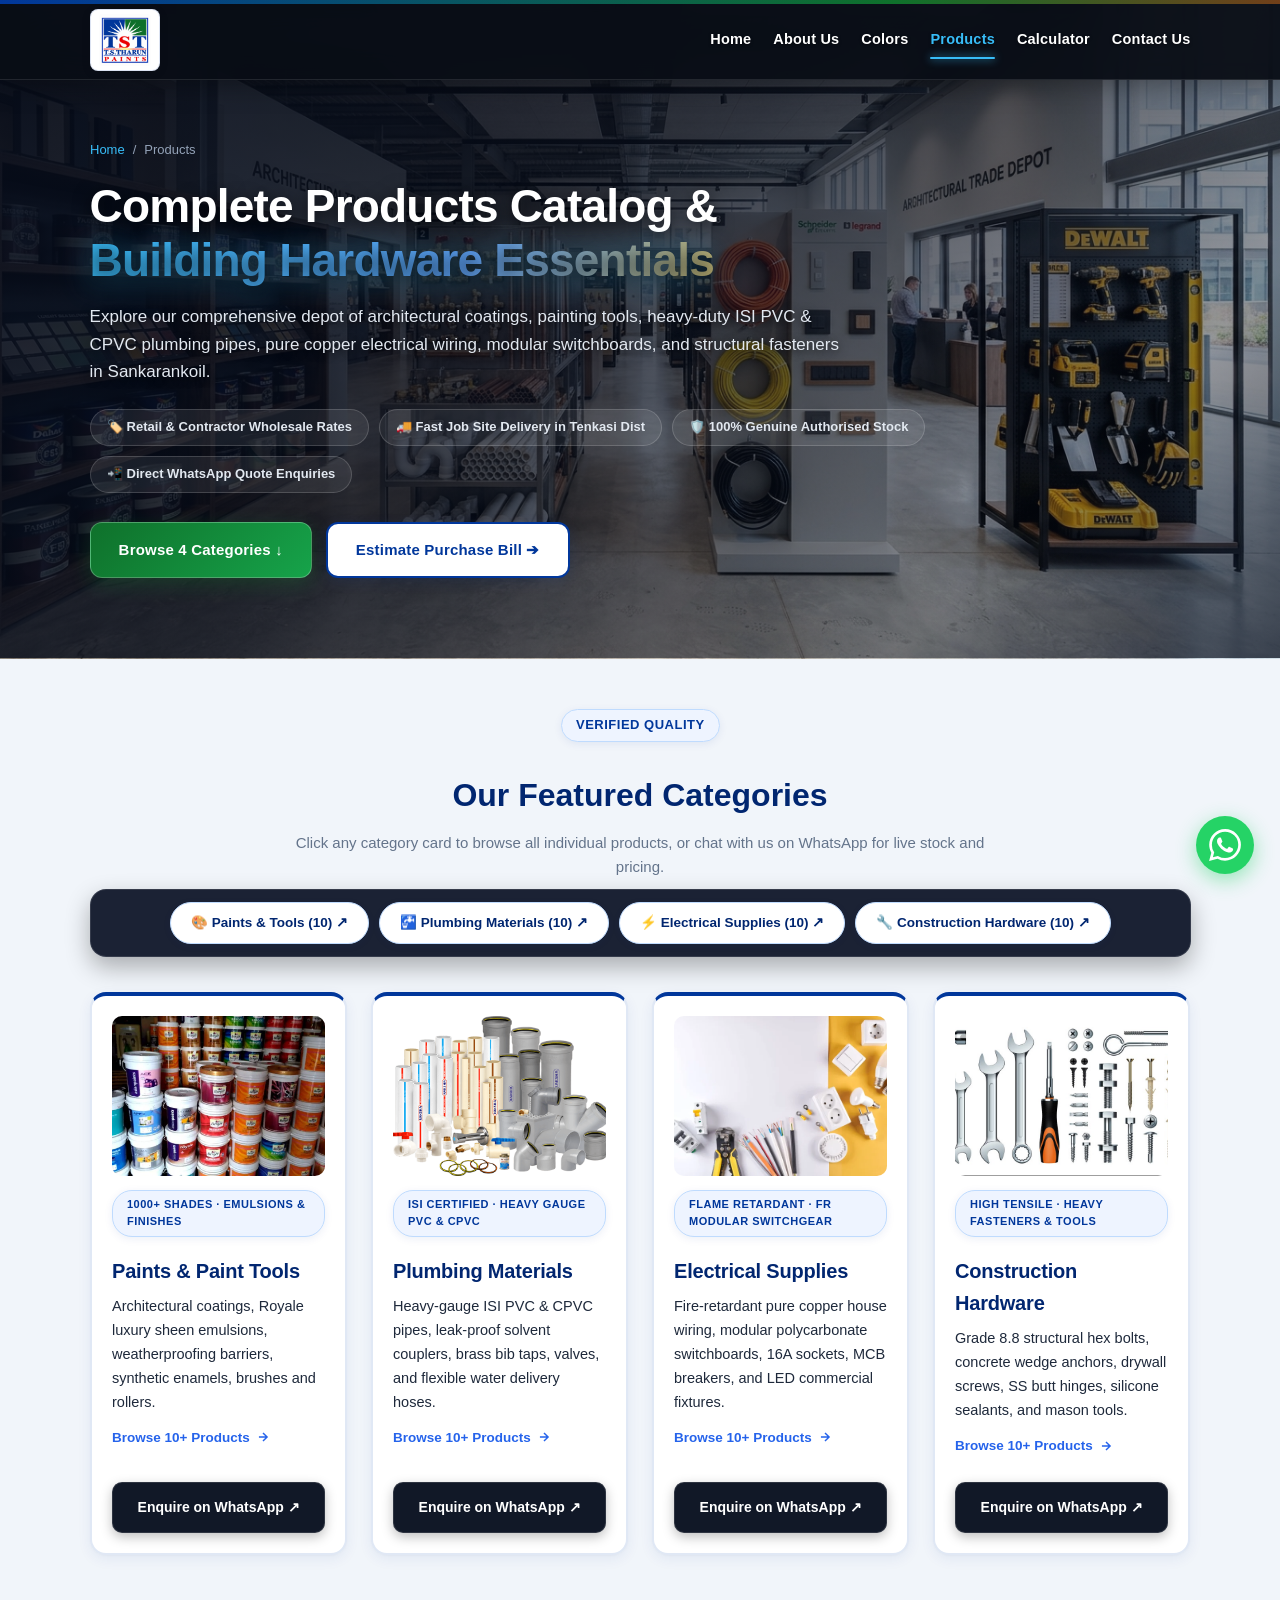
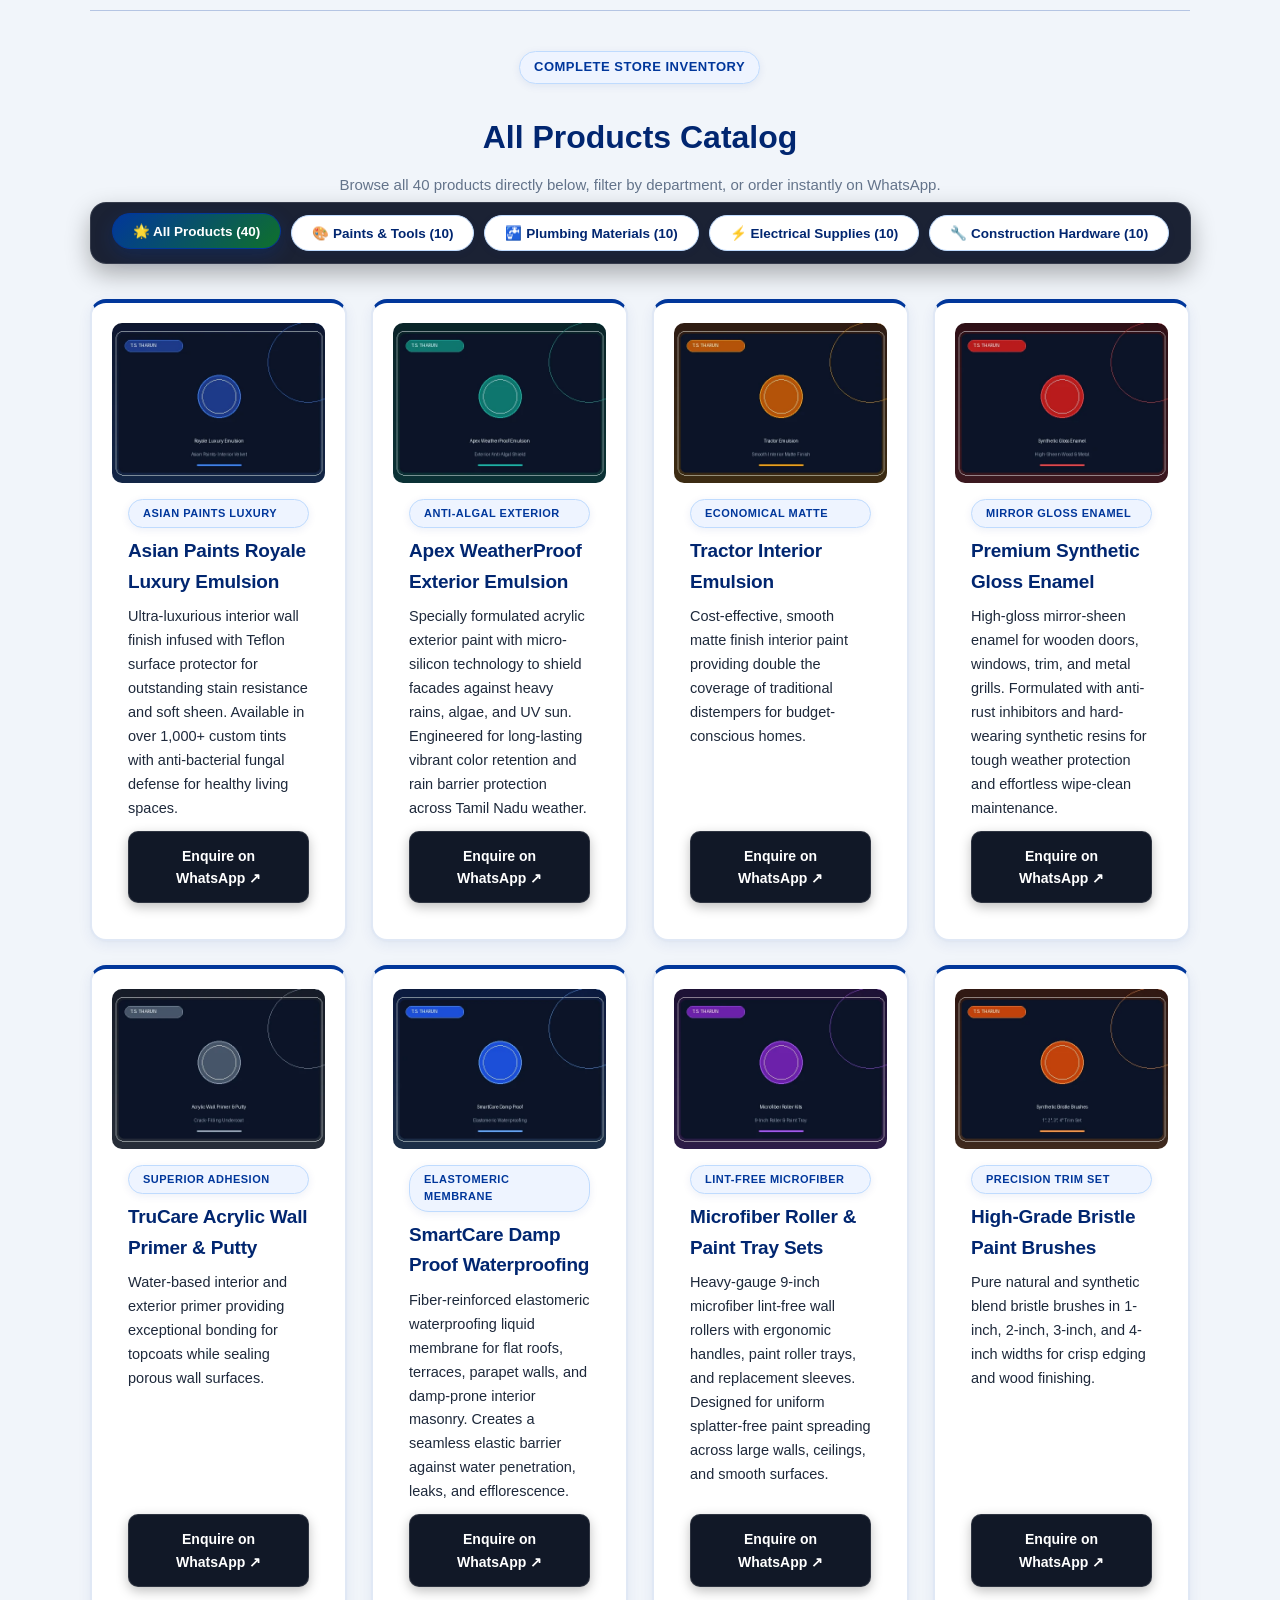
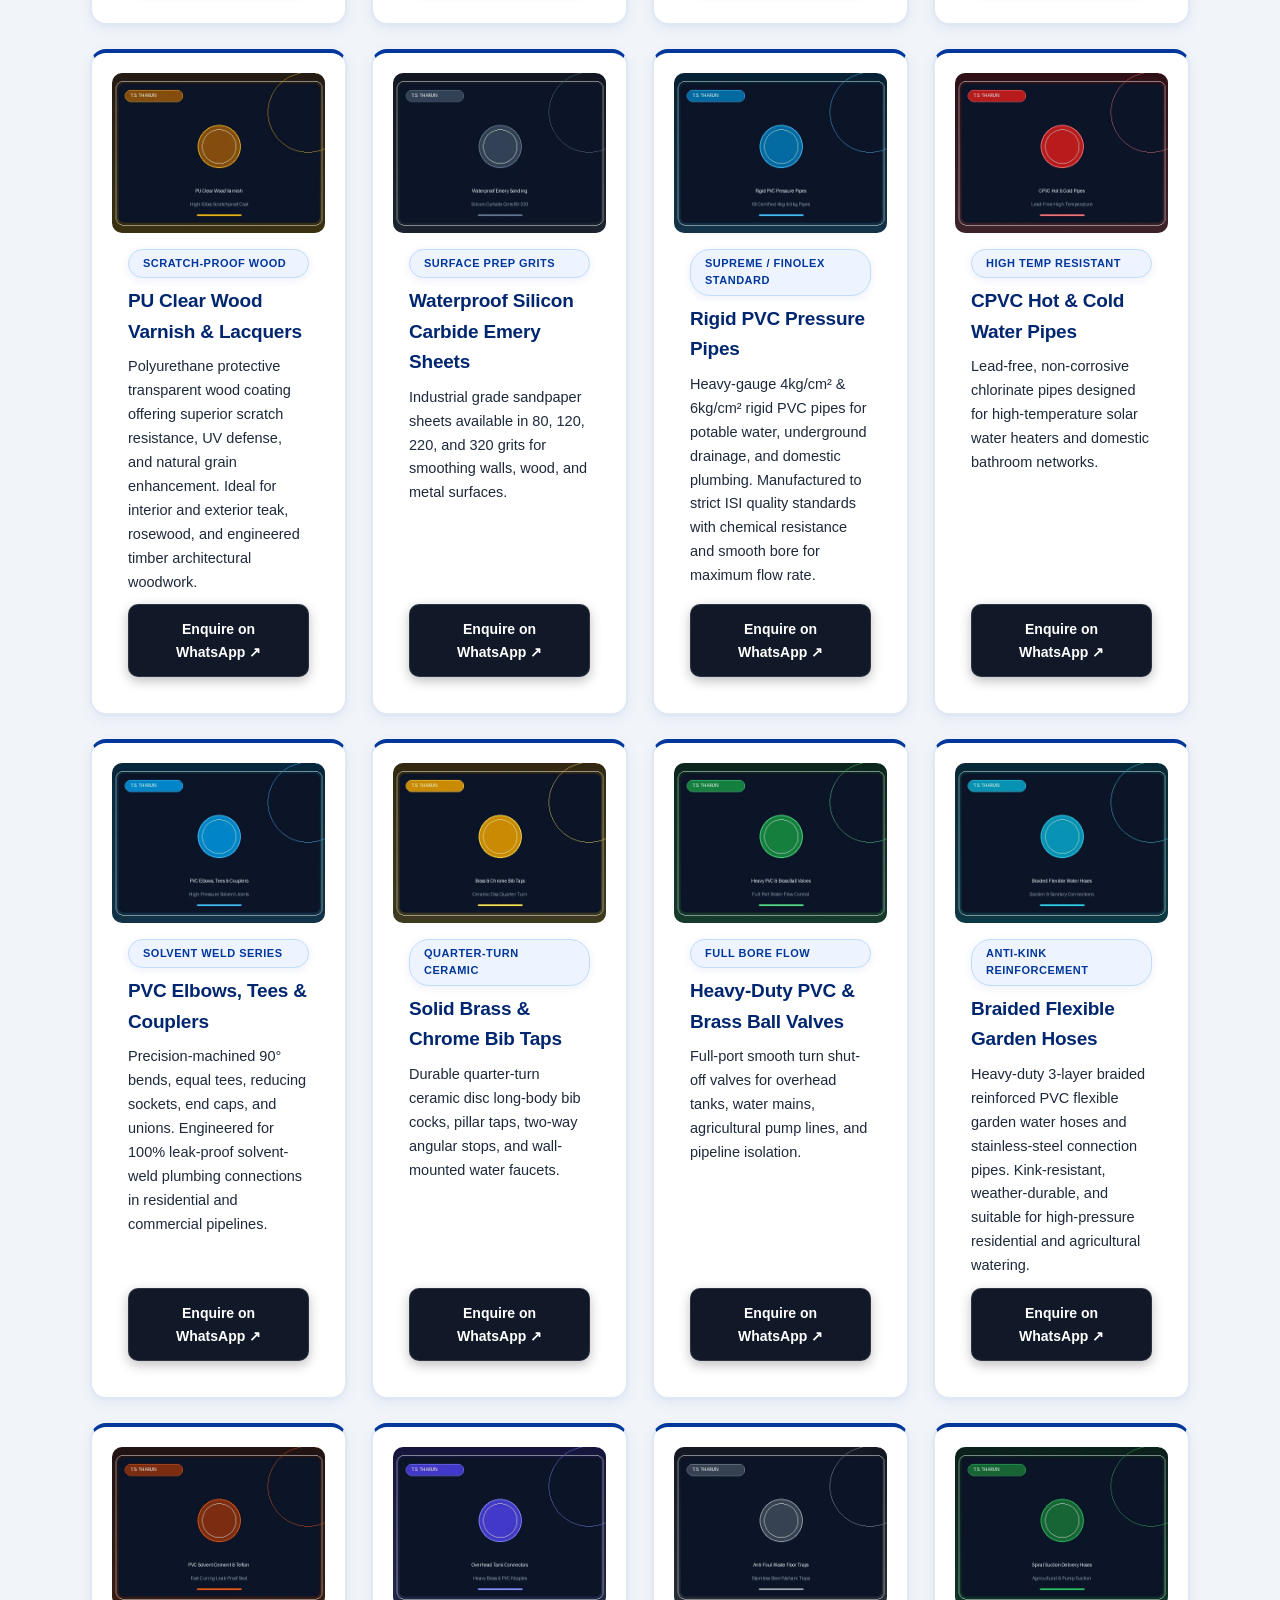
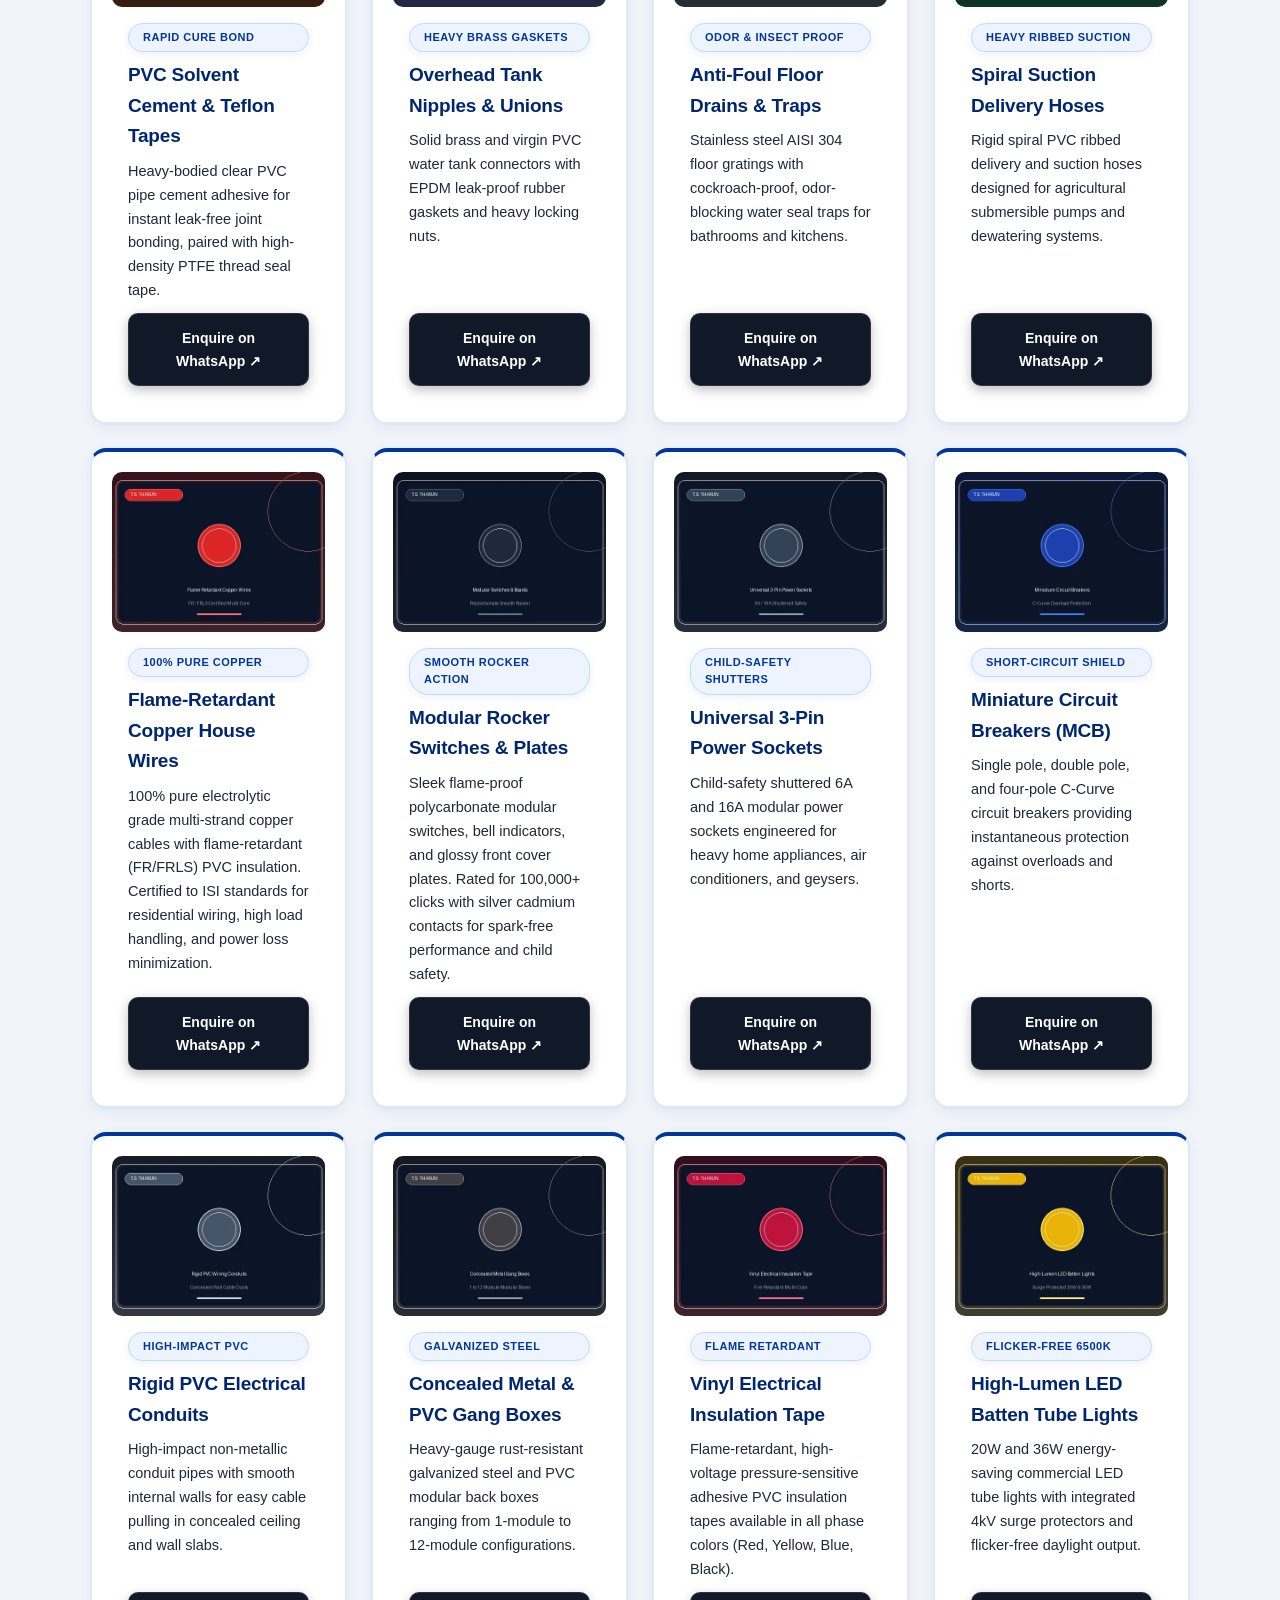
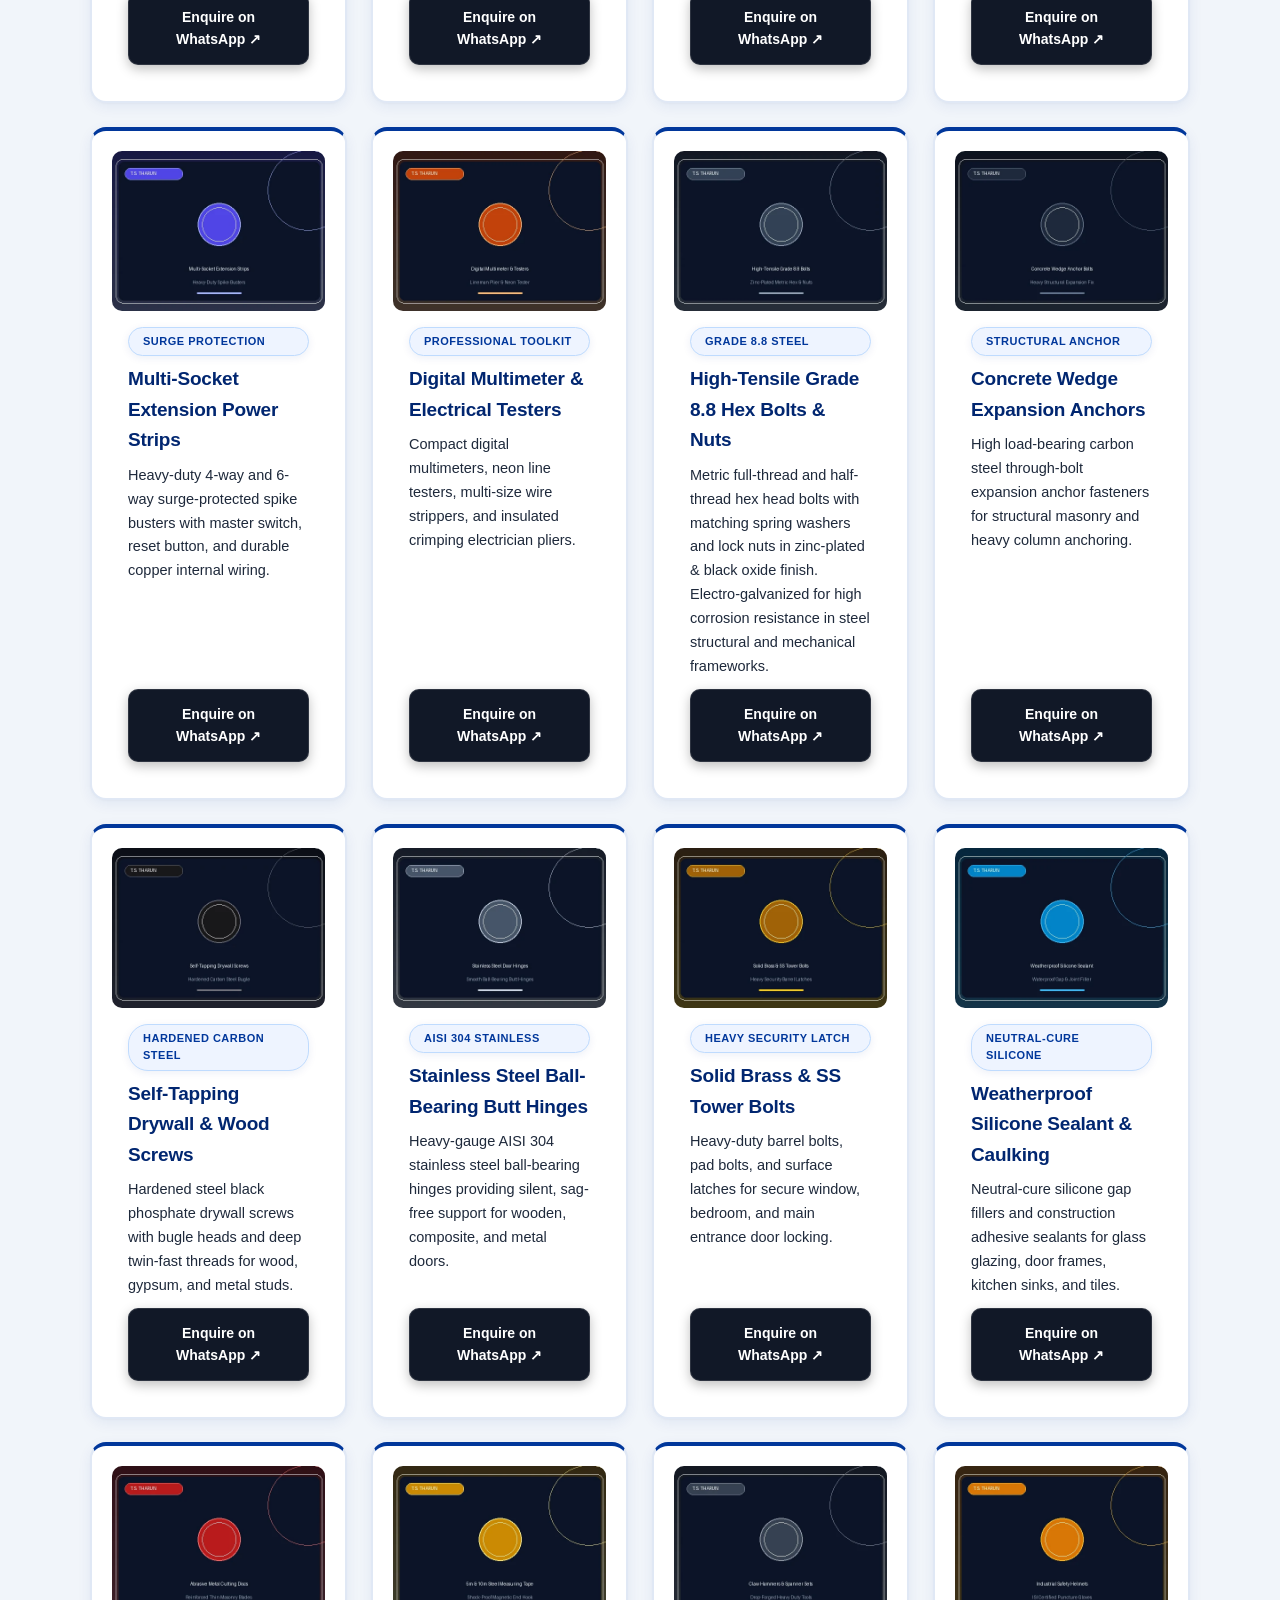
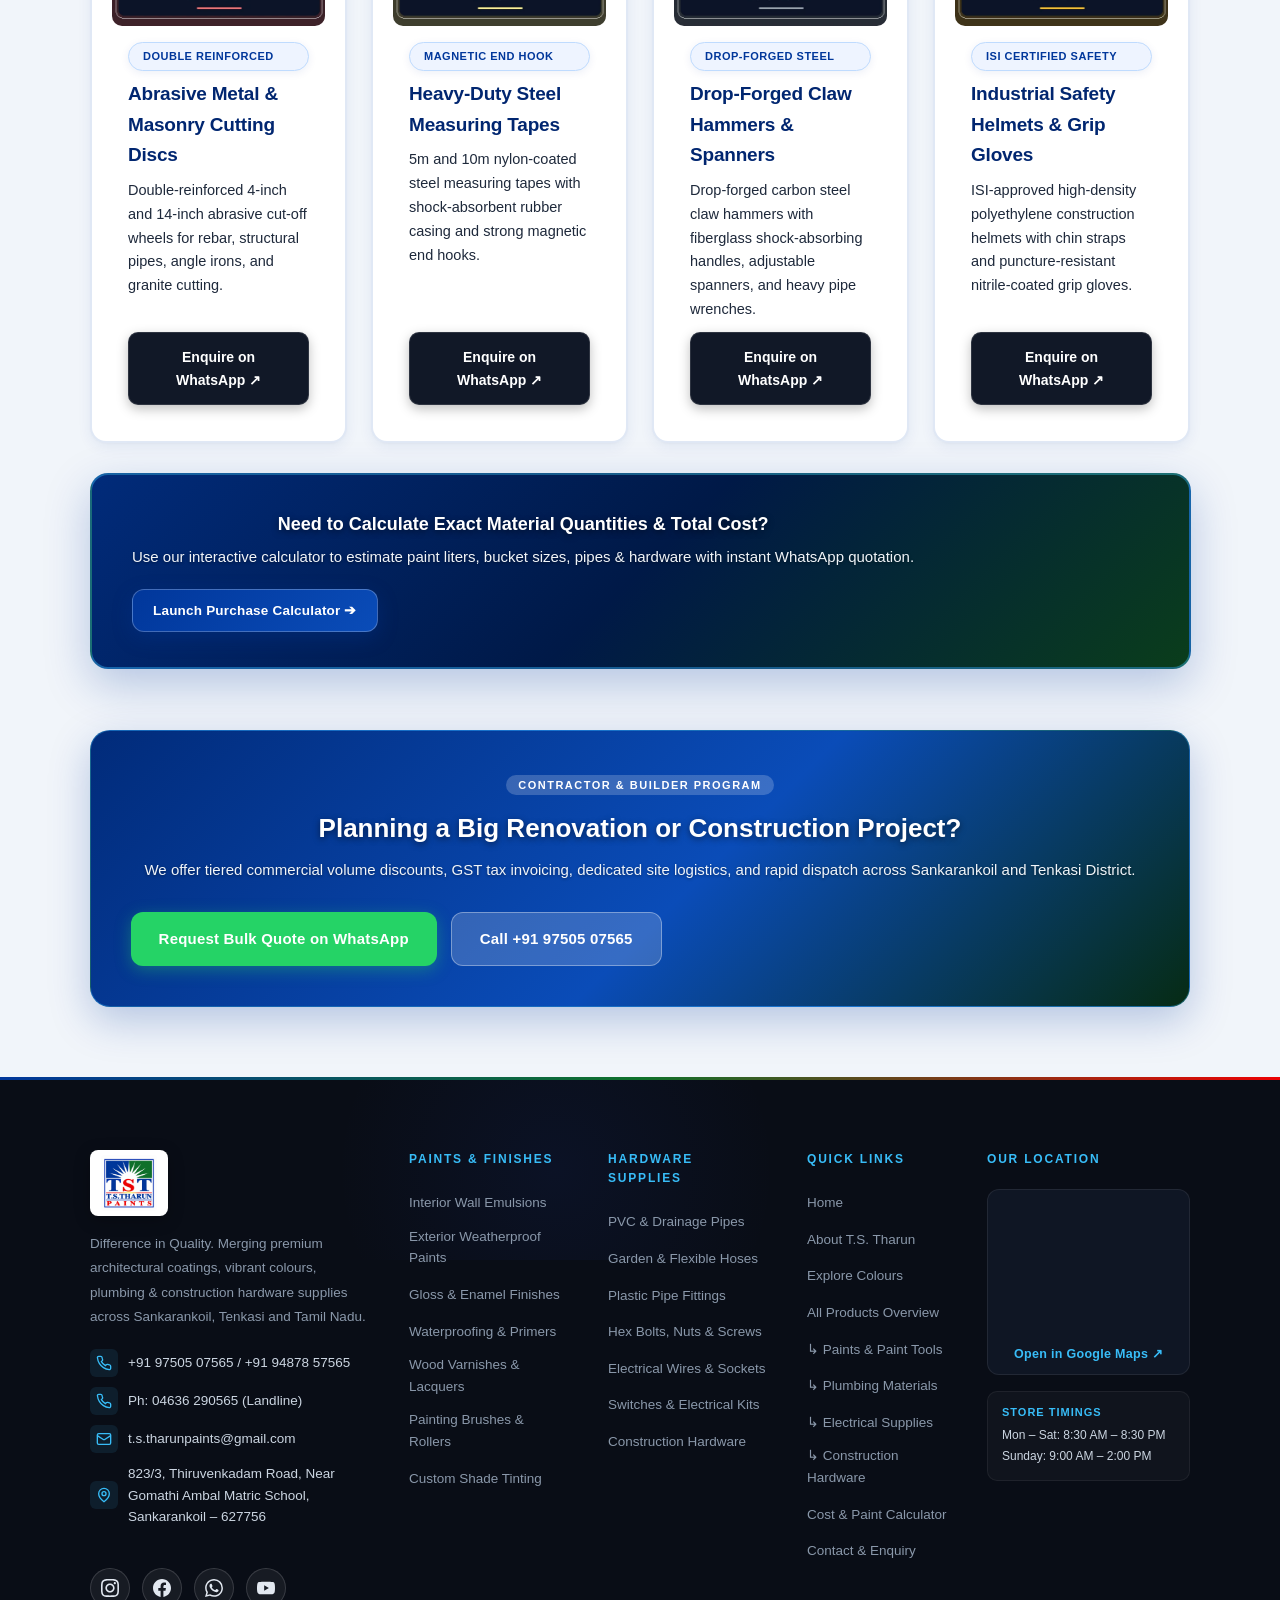
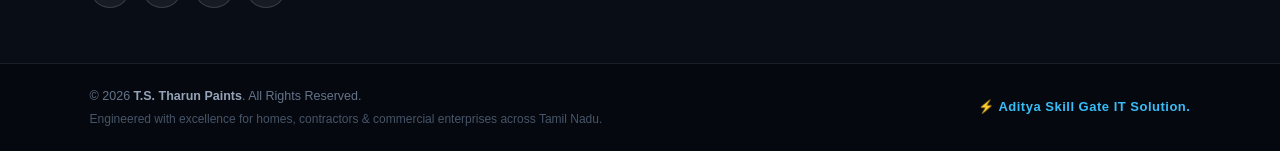
<file: wishlist.html>
<!DOCTYPE html>
<html lang="en">
<head>
    <meta charset="UTF-8">
    <meta http-equiv="refresh" content="0; url=products.html">
    <title>Redirecting to Products | T.S. Tharun Paints</title>
    <script>window.location.replace("products.html");</script>
</head>
<body style="background: #070d1b; color: #ffffff; font-family: sans-serif; display: flex; align-items: center; justify-content: center; height: 100vh; margin: 0;">
    <p>Redirecting to <a href="products.html" style="color: #38bdf8;">Products</a>...</p>
</body>
</html>
</file>
<file: style.css>
/* ===== T.S. THARUN PAINTS BRAND THEME (ROOT COLOR SYSTEM) ===== */
:root {
    /* Primary Brand Colors (Derived directly from New Logo) */
    --brand-blue: #01379b;
    --brand-blue-hover: #0248cc;
    --brand-blue-dark: #002670;
    --brand-blue-rgb: 1, 55, 155;

    /* Secondary Brand Colors (Derived from Logo Leaf / Ribbon) */
    --brand-green: #0f712b;
    --brand-green-hover: #16a34a;
    --brand-green-dark: #0a4e1d;
    --brand-green-rgb: 15, 113, 43;

    /* Accent Colors from Logo Emblem & Sunburst */
    --brand-red: #ec0103;
    --brand-gold: #f59e0b;
    --brand-yellow: #fef805;

    /* Signature Logo Gradients */
    --gradient-logo-primary: linear-gradient(135deg, #01379b 0%, #0a4cb8 50%, #0f712b 100%);
    --gradient-logo-hover: linear-gradient(135deg, #0248cc 0%, #1059d4 50%, #16a34a 100%);
    --gradient-logo-subtle: linear-gradient(135deg, rgba(1, 55, 155, 0.05) 0%, rgba(15, 113, 43, 0.03) 100%);
    --gradient-logo-tricolor: linear-gradient(90deg, #01379b 0%, #0f712b 50%, #ec0103 100%);
}

/* ===== BASIC SETTINGS ===== */
* {
    margin: 0;
    padding: 0;
    box-sizing: border-box;
}
html {
    scroll-behavior: smooth;
    scroll-padding-top: 90px;
}
body {
    font-family: Arial, sans-serif;
    color: #202a35;
    background: #ffffff;
    line-height: 1.6;
}
a {
    text-decoration: none;
    color: inherit;
}
section {
    padding: 80px 8%;
}
h2 {
    font-size: 34px;
    margin-bottom: 20px;
    color: #202a35;
}
/* ===== HEADER & TRANSPARENT NAVBAR ===== */
header {
    height: 80px;
    padding: 0 7%;
    display: flex;
    justify-content: space-between;
    align-items: center;
    gap: 20px;
    position: fixed;
    top: 0;
    left: 0;
    width: 100%;
    z-index: 1000;
    background: transparent;
    border-bottom: 1px solid rgba(255, 255, 255, 0.12);
    transition: all 0.35s cubic-bezier(0.4, 0, 0.2, 1);
}
header::before {
    content: "";
    position: absolute;
    inset: 0;
    background: linear-gradient(180deg, rgba(6, 12, 26, 0.75) 0%, rgba(6, 12, 26, 0.2) 75%, transparent 100%);
    z-index: -1;
    pointer-events: none;
    transition: opacity 0.35s ease;
}
header.scrolled {
    height: 72px;
    background: rgba(9, 13, 22, 0.92);
    backdrop-filter: blur(16px);
    -webkit-backdrop-filter: blur(16px);
    border-bottom: 1px solid rgba(255, 255, 255, 0.08);
    box-shadow: 0 4px 25px rgba(0, 0, 0, 0.4);
}
header.scrolled::before {
    opacity: 0;
}
.logo {
    display: inline-flex;
    align-items: center;
    text-decoration: none;
}
.nav-logo-badge {
    background: #ffffff !important;
    padding: 4px 8px !important;
    border-radius: 8px !important;
    box-shadow: 0 2px 10px rgba(0, 0, 0, 0.10) !important;
    border: 1px solid rgba(1, 55, 155, 0.14) !important;
    display: inline-flex;
    align-items: center;
    transition: transform 0.25s ease, filter 0.25s ease, box-shadow 0.25s ease;
}
.nav-logo-badge:hover {
    transform: scale(1.04);
    box-shadow: 0 4px 16px rgba(1, 55, 155, 0.20) !important;
    filter: drop-shadow(0 4px 12px rgba(1, 55, 155, 0.18));
}
.site-logo {
    height: 52px;
    width: auto;
    max-width: 220px;
    display: block;
    object-fit: contain;
    border-radius: 4px;
}
nav {
    display: flex;
    gap: 22px;
    align-items: center;
}
nav a {
    font-size: 14.5px;
    font-weight: 600;
    color: #ffffff;
    text-decoration: none;
    text-shadow: 0 1px 3px rgba(0, 0, 0, 0.5);
    transition: color 0.2s ease, opacity 0.2s ease;
    letter-spacing: 0.2px;
    position: relative;
    padding: 6px 0;
}
nav a:not(.nav-pill-btn)::after {
    content: "";
    position: absolute;
    bottom: 0;
    left: 0;
    width: 0;
    height: 2px;
    background: #38bdf8;
    transition: width 0.25s ease;
    border-radius: 2px;
}
nav a:not(.nav-pill-btn):hover {
    color: #38bdf8;
}
nav a:not(.nav-pill-btn):hover::after {
    width: 100%;
}
/* ===== NAVBAR WISHLIST & ACCOUNT BUTTONS ===== */
header nav a.nav-pill-btn,
nav a.nav-pill-btn,
.nav-pill-btn {
    display: inline-flex;
    align-items: center;
    justify-content: center;
    gap: 7px;
    padding: 7px 16px;
    min-height: 36px;
    box-sizing: border-box;
    border-radius: 10px; /* Refined radius: prevents font overlay / corner clipping, matches .nav-logo-badge */
    background: rgba(255, 255, 255, 0.12);
    border: 1px solid rgba(255, 255, 255, 0.25);
    color: #ffffff !important;
    font-size: 13.5px;
    font-weight: 600;
    line-height: 1;
    letter-spacing: 0.2px;
    white-space: nowrap;
    text-decoration: none;
    backdrop-filter: blur(8px);
    -webkit-backdrop-filter: blur(8px);
    transition: all 0.22s cubic-bezier(0.4, 0, 0.2, 1);
    box-shadow: 0 2px 8px rgba(0, 0, 0, 0.15);
}
header nav a.nav-pill-btn:hover,
nav a.nav-pill-btn:hover,
.nav-pill-btn:hover {
    background: #2563eb;
    border-color: #38bdf8;
    color: #ffffff !important;
    transform: translateY(-2px);
    box-shadow: 0 4px 14px rgba(37, 99, 235, 0.45);
}
header nav a.nav-pill-btn.active,
nav a.nav-pill-btn.active,
.nav-pill-btn.active {
    background: #2563eb;
    border-color: #38bdf8;
    color: #ffffff !important;
    box-shadow: 0 2px 10px rgba(37, 99, 235, 0.4);
}
/* ===== LUXURY ASIAN PAINTS INSPIRED HERO SECTION ===== */
.hero {
    position: relative;
    min-height: 100vh;
    min-height: 100svh;
    display: flex;
    align-items: center;
    padding: 120px 7% 70px;
    overflow: hidden;
    background: #070d1b;
}
.hero-video {
    position: absolute;
    top: 0;
    left: 0;
    width: 100%;
    height: 100%;
    object-fit: cover;
    object-position: center 10%;
    z-index: 0;
    pointer-events: none;
}
.hero-overlay {
    position: absolute;
    inset: 0;
    z-index: 1;
    background: linear-gradient(
        135deg,
        rgba(6, 12, 26, 0.94) 0%,
        rgba(6, 12, 26, 0.78) 45%,
        rgba(6, 12, 26, 0.42) 80%,
        rgba(6, 12, 26, 0.75) 100%
    );
    pointer-events: none;
}
.hero-container {
    position: relative;
    z-index: 2;
    max-width: 1250px;
    width: 100%;
    margin: 0 auto;
    display: flex;
    flex-direction: column;
    gap: 36px;
}
.hero-content {
    max-width: 760px;
}
.hero-badge {
    display: inline-flex;
    align-items: center;
    gap: 10px;
    background: rgba(255, 255, 255, 0.08);
    border: 1px solid rgba(255, 255, 255, 0.16);
    backdrop-filter: blur(8px);
    padding: 7px 16px;
    border-radius: 30px;
    color: #e2e8f0;
    font-size: 11.5px;
    font-weight: 700;
    letter-spacing: 1.8px;
    text-transform: uppercase;
    margin-bottom: 22px;
}
.badge-dot {
    width: 8px;
    height: 8px;
    border-radius: 50%;
    background: #38bdf8;
    box-shadow: 0 0 10px #38bdf8;
    animation: badge-pulse 2s infinite;
}
@keyframes badge-pulse {
    0%, 100% { opacity: 1; transform: scale(1); }
    50% { opacity: 0.5; transform: scale(0.85); }
}
.hero-title {
    font-size: clamp(38px, 5.5vw, 68px);
    font-weight: 800;
    line-height: 1.15;
    color: #ffffff;
    letter-spacing: -0.8px;
    margin: 0 0 20px;
    cursor: default;
    min-height: 2.3em;
}
.typewriter-line {
    display: inline-block;
    color: #ffffff;
    min-height: 1.15em;
}
.typewriter-subline {
    display: inline-block;
    min-height: 1.15em;
    color: #ffffff;
}
.typewriter-word {
    display: inline-block;
    min-width: 15px;
    min-height: 1.15em;
    vertical-align: bottom;
}
/* Luminous animated liquid paint gradient on typed text */
.gradient-text-motion {
    display: inline-block;
    background: linear-gradient(
        115deg,
        #38bdf8 0%,
        #60a5fa 22%,
        #fbbf24 45%,
        #f472b6 68%,
        #38bdf8 90%,
        #60a5fa 100%
    );
    background-size: 280% 100%;
    -webkit-background-clip: text;
    -webkit-text-fill-color: transparent;
    animation: paintLiquidFlow 5s linear infinite;
    filter: drop-shadow(0 2px 14px rgba(56, 189, 248, 0.4));
    will-change: background-position;
}
@keyframes paintLiquidFlow {
    0% {
        background-position: 0% 50%;
    }
    100% {
        background-position: 280% 50%;
    }
}
/* Blinking Typewriter Cursor */
.typewriter-cursor {
    display: inline-block;
    color: #38bdf8;
    font-weight: 300;
    margin-left: 3px;
    animation: typewriterBlink 0.8s infinite;
    text-shadow: 0 0 14px rgba(56, 189, 248, 0.95);
    vertical-align: baseline;
    font-family: monospace, sans-serif;
    -webkit-text-fill-color: #38bdf8;
}
@keyframes typewriterBlink {
    0%, 45% {
        opacity: 1;
    }
    50%, 95% {
        opacity: 0;
    }
    100% {
        opacity: 1;
    }
}
/* Smooth cascading entrance for hero elements */
.hero-badge {
    animation: heroItemFade 0.6s ease forwards;
}
.hero-description {
    opacity: 0;
    transform: translateY(18px);
    animation: heroItemFade 0.8s cubic-bezier(0.2, 0.8, 0.2, 1) 0.65s forwards;
}
.hero-highlights {
    opacity: 0;
    transform: translateY(18px);
    animation: heroItemFade 0.8s cubic-bezier(0.2, 0.8, 0.2, 1) 0.85s forwards;
}
.hero-buttons {
    opacity: 0;
    transform: translateY(18px);
    animation: heroItemFade 0.8s cubic-bezier(0.2, 0.8, 0.2, 1) 1.05s forwards;
}
.hero-stats-banner {
    opacity: 0;
    transform: translateY(18px);
    animation: heroItemFade 0.8s cubic-bezier(0.2, 0.8, 0.2, 1) 1.25s forwards;
}
@keyframes heroItemFade {
    to {
        opacity: 1;
        transform: translateY(0);
    }
}
.hero-description {
    font-size: clamp(15px, 1.3vw, 18px);
    line-height: 1.75;
    color: #cbd5e1;
    margin: 0 0 28px;
    max-width: 620px;
}
.hero-highlights {
    display: flex;
    flex-wrap: wrap;
    gap: 12px;
    margin-bottom: 34px;
}
.hero-pill {
    display: inline-flex;
    align-items: center;
    gap: 8px;
    background: rgba(255, 255, 255, 0.06);
    border: 1px solid rgba(255, 255, 255, 0.12);
    backdrop-filter: blur(10px);
    padding: 8px 14px;
    border-radius: 8px;
    color: #f1f5f9;
    font-size: 13px;
    font-weight: 600;
    transition: all 0.25s ease;
}
.hero-pill:hover {
    background: rgba(255, 255, 255, 0.12);
    border-color: rgba(56, 189, 248, 0.4);
    transform: translateY(-2px);
}
.hero-buttons {
    display: flex;
    flex-wrap: wrap;
    align-items: center;
    gap: 16px;
}
.hero-btn {
    display: inline-flex;
    align-items: center;
    gap: 10px;
    padding: 14px 28px;
    border-radius: 10px;
    font-size: 15px;
    font-weight: 700;
    text-decoration: none;
    transition: all 0.25s cubic-bezier(0.4, 0, 0.2, 1);
}
.hero-btn.primary-btn {
    background: linear-gradient(135deg, #244cdb 0%, #1e40af 100%);
    color: #ffffff;
    box-shadow: 0 6px 20px rgba(36, 76, 219, 0.45);
}
.hero-btn.primary-btn:hover {
    transform: translateY(-3px);
    box-shadow: 0 10px 28px rgba(36, 76, 219, 0.6);
    background: linear-gradient(135deg, #2c56f0 0%, #244cdb 100%);
}
.hero-btn.secondary-btn {
    background: rgba(255, 255, 255, 0.08);
    border: 1px solid rgba(255, 255, 255, 0.22);
    color: #ffffff;
    backdrop-filter: blur(10px);
}
.hero-btn.secondary-btn:hover {
    background: #25D366;
    border-color: #25D366;
    color: #ffffff;
    transform: translateY(-3px);
    box-shadow: 0 8px 24px rgba(37, 211, 102, 0.4);
}
/* Trust Stats Banner */
.hero-stats-banner {
    display: inline-flex;
    align-items: center;
    gap: 28px;
    padding: 16px 28px;
    background: rgba(6, 12, 26, 0.65);
    border: 1px solid rgba(255, 255, 255, 0.1);
    backdrop-filter: blur(14px);
    border-radius: 14px;
    width: fit-content;
    box-shadow: 0 10px 30px rgba(0, 0, 0, 0.35);
}
.stat-item {
    display: flex;
    flex-direction: column;
}
.stat-number {
    font-size: 22px;
    font-weight: 800;
    color: #38bdf8;
    line-height: 1.1;
}
.stat-label {
    font-size: 11.5px;
    color: #94a3b8;
    font-weight: 600;
    letter-spacing: 0.5px;
    margin-top: 3px;
    text-transform: uppercase;
}
.stat-sep {
    width: 1px;
    height: 32px;
    background: rgba(255, 255, 255, 0.12);
}
/* Scroll indicator */
.hero-scroll {
    position: absolute;
    bottom: 24px;
    left: 50%;
    transform: translateX(-50%);
    z-index: 2;
    display: flex;
    flex-direction: column;
    align-items: center;
    gap: 6px;
    color: rgba(255, 255, 255, 0.6);
    text-decoration: none;
    font-size: 11.5px;
    font-weight: 600;
    letter-spacing: 1px;
    text-transform: uppercase;
    transition: color 0.2s ease;
    animation: bounce-down 2.2s infinite;
}
.hero-scroll:hover {
    color: #38bdf8;
}
@keyframes bounce-down {
    0%, 20%, 50%, 80%, 100% { transform: translate(-50%, 0); }
    40% { transform: translate(-50%, -7px); }
    60% { transform: translate(-50%, -3px); }
}
@media (max-width: 900px) {
    .hero {
        padding: 110px 6% 60px;
    }
    .hero-stats-banner {
        gap: 18px;
        padding: 14px 20px;
    }
    .stat-number {
        font-size: 19px;
    }
}
@media (max-width: 768px) {
    header {
        padding: 10px 5%;
        height: auto;
        min-height: 64px;
        flex-wrap: wrap;
    }
    header.scrolled {
        height: auto;
        min-height: 60px;
    }
    nav {
        gap: 8px 14px;
        flex-wrap: wrap;
        justify-content: flex-end;
    }
    nav a {
        font-size: 12.5px;
    }
    .site-logo {
        height: 38px;
    }
    .hero {
        padding: 120px 5% 55px;
    }
    .hero-title {
        font-size: 38px;
    }
    .hero-description {
        font-size: 14.5px;
    }
    .hero-stats-banner {
        width: 100%;
        justify-content: space-between;
        gap: 12px;
        padding: 12px 14px;
    }
    .hero-scroll {
        display: none;
    }
    .hero-btn {
        width: 100%;
        justify-content: center;
    }
}
/* ===== BUTTON ===== */
.btn {
    display: inline-block;
    background: linear-gradient(135deg, #01379b 0%, #0f712b 100%);
    color: #ffffff;
    padding: 13px 23px;
    border-radius: 8px;
    font-size: 14px;
    font-weight: bold;
    transition: 0.3s;
    box-shadow: 0 4px 14px rgba(1, 55, 155, 0.28);
}
.btn:hover {
    background: linear-gradient(135deg, #0248cc 0%, #16a34a 100%);
    transform: translateY(-2px);
    box-shadow: 0 6px 20px rgba(1, 55, 155, 0.40);
}
/* ===== ABOUT SECTION ===== */
#about {
    text-align: center;
}
#about p {
    max-width: 700px;
    margin: auto;
    color: #68727e;
}
/* ===== COLORS SECTION ===== */
#colors {
    background: #f7f8fa;
    text-align: center;
}
.color-list {
    display: grid;
    grid-template-columns: repeat(4, 1fr);
    gap: 18px;
    margin-top: 30px;
}
.color-box {
    min-height: 150px;
    display: flex;
    align-items: flex-end;
    justify-content: center;
    padding: 18px 10px;
    border-radius: 14px;
    font-weight: bold;
    box-shadow: 0 5px 15px #0000000d;
    transition: transform 0.3s;
}
.color-box:hover {
    transform: translateY(-5px);
}
.sand {
    background: #e8d9c5;
}
.sage {
    background: #afc6b5;
}
.blue {
    background: #879eb7;
    color: #ffffff;
}
.yellow {
    background: #f0c96b;
}
/* ===== PRODUCTS SECTION ===== */
#products {
    text-align: center;
}
.product-list {
    display: grid;
    grid-template-columns: repeat(2, 1fr);
    gap: 22px;
    margin-top: 30px;
}
.product-card {
    text-align: left;
    padding: 28px;
    border: 1px solid #e7eaf0;
    border-radius: 14px;
    background: #ffffff;
    transition: 0.3s;
}
.product-card:hover {
    transform: translateY(-5px);
    box-shadow: 0 12px 30px #202a3512;
    border-color: #c4d0ff;
}
.product-card h3 {
    font-size: 19px;
    margin-bottom: 10px;
    color: #244cdb;
}
.product-card p {
    font-size: 14px;
    color: #68727e;
}
/* ===== CONTACT SECTION (DISTINCT ROYAL BLUE BANNER) ===== */
#contact {
    padding: 34px 8%;
    background: linear-gradient(135deg, #01379b 0%, #002670 60%, #0f712b 100%);
    color: #ffffff;
    border-top: 3.5px solid #10b981;
    position: relative;
    z-index: 2;
    box-shadow: 0 8px 24px rgba(1, 55, 155, 0.35);
}
.contact-cta-wrapper {
    display: flex;
    justify-content: space-between;
    align-items: center;
    gap: 24px;
    flex-wrap: wrap;
    max-width: 1200px;
    margin: 0 auto;
}
.contact-cta-content {
    flex: 1 1 450px;
}
.contact-cta-tag {
    display: inline-block;
    font-size: 11px;
    font-weight: 800;
    letter-spacing: 1.5px;
    color: #ffffff;
    background: rgba(255, 255, 255, 0.18);
    border: 1px solid rgba(255, 255, 255, 0.25);
    padding: 3px 10px;
    border-radius: 20px;
    text-transform: uppercase;
    margin-bottom: 6px;
}
#contact h2 {
    font-size: 22px;
    font-weight: 800;
    color: #ffffff;
    margin: 0 0 5px;
    line-height: 1.3;
    letter-spacing: -0.3px;
}
#contact p {
    font-size: 14px;
    color: #e0e7ff;
    margin: 0;
    line-height: 1.5;
}
.contact-cta-actions {
    display: flex;
    align-items: center;
    gap: 12px;
    flex-wrap: wrap;
    flex-shrink: 0;
}
.contact-action-btn {
    display: inline-flex;
    align-items: center;
    gap: 8px;
    padding: 10px 18px;
    border-radius: 8px;
    font-size: 13.5px;
    font-weight: 700;
    text-decoration: none;
    transition: all 0.25s ease;
    white-space: nowrap;
}
.contact-action-btn.wa-btn {
    background: #25D366;
    color: #ffffff;
    box-shadow: 0 4px 14px rgba(37, 211, 102, 0.35);
}
.contact-action-btn.wa-btn:hover {
    background: #20bd5a;
    transform: translateY(-2px);
    box-shadow: 0 6px 18px rgba(37, 211, 102, 0.5);
}
.contact-action-btn.phone-btn {
    background: #ffffff;
    color: #1e40af;
    box-shadow: 0 4px 12px rgba(0, 0, 0, 0.12);
}
.contact-action-btn.phone-btn:hover {
    background: #f1f5f9;
    color: #1d4ed8;
    transform: translateY(-2px);
    box-shadow: 0 6px 16px rgba(0, 0, 0, 0.18);
}
.contact-action-btn.map-btn {
    background: rgba(255, 255, 255, 0.14);
    color: #ffffff;
    border: 1px solid rgba(255, 255, 255, 0.35);
    backdrop-filter: blur(4px);
}
.contact-action-btn.map-btn:hover {
    background: rgba(255, 255, 255, 0.24);
    border-color: #ffffff;
    transform: translateY(-2px);
}
@media (max-width: 768px) {
    #contact {
        padding: 24px 6%;
    }
    .contact-cta-wrapper {
        flex-direction: column;
        align-items: flex-start;
        gap: 16px;
    }
    .contact-cta-actions {
        width: 100%;
        gap: 8px;
    }
    .contact-action-btn {
        flex: 1 1 auto;
        justify-content: center;
        padding: 9px 14px;
        font-size: 13px;
    }
}
/* ===== FOOTER ===== */
.site-footer {
    background: #090d16;
    color: #94a3b8;
    font-family: "Segoe UI", -apple-system, BlinkMacSystemFont, Roboto, sans-serif;
    border-top: 3.5px solid;
    border-image: linear-gradient(90deg, #01379b 0%, #0f712b 50%, #ec0103 100%) 1;
    position: relative;
    overflow: hidden;
}
.site-footer::before {
    content: "";
    position: absolute;
    top: 0;
    left: 20%;
    width: 600px;
    height: 180px;
    background: radial-gradient(circle, rgba(36, 76, 219, 0.08) 0%, rgba(9, 13, 22, 0) 70%);
    pointer-events: none;
}
/* ---- Top grid ---- */
.footer-top {
    display: grid;
    grid-template-columns: 2.2fr 1.25fr 1.25fr 1.1fr 1.6fr;
    gap: 40px;
    padding: 70px 7% 55px;
    border-bottom: 1px solid rgba(255, 255, 255, 0.07);
    position: relative;
    z-index: 1;
}
/* ---- Brand column ---- */
.footer-brand {
    display: flex;
    flex-direction: column;
}
.footer-logo {
    display: inline-flex;
    align-items: center;
    text-decoration: none;
    margin-bottom: 16px;
}
.footer-logo-badge {
    display: inline-flex;
    align-items: center;
    justify-content: center;
    background: #ffffff !important;
    padding: 4px 10px !important;
    border-radius: 8px !important;
    box-shadow: 0 4px 16px rgba(0, 0, 0, 0.25) !important;
    border: 1px solid rgba(255, 255, 255, 0.20) !important;
    transition: transform 0.25s ease, filter 0.25s ease, box-shadow 0.25s ease;
}
.footer-logo-badge:hover {
    transform: translateY(-2px) scale(1.03);
    box-shadow: 0 6px 20px rgba(1, 55, 155, 0.25) !important;
    filter: drop-shadow(0 4px 14px rgba(255, 255, 255, 0.25));
}
.footer-logo-img {
    height: 56px;
    width: auto;
    max-width: 220px;
    display: block;
    object-fit: contain;
    border-radius: 4px;
}
.footer-tagline {
    font-size: 13.5px;
    line-height: 1.8;
    color: #8a98aa;
    margin: 0 0 20px;
    max-width: 340px;
}
/* ---- Direct contact items in brand column ---- */
.footer-contact-direct {
    display: flex;
    flex-direction: column;
    gap: 10px;
    margin-bottom: 22px;
}
.direct-contact-item {
    display: inline-flex;
    align-items: center;
    gap: 10px;
    font-size: 13.5px;
    color: #cbd5e1;
    text-decoration: none;
    transition: color 0.2s, transform 0.2s;
}
.direct-contact-item:hover {
    color: #38bdf8;
    transform: translateX(2px);
}
.direct-contact-icon {
    display: flex;
    align-items: center;
    justify-content: center;
    width: 28px;
    height: 28px;
    border-radius: 6px;
    background: rgba(56, 189, 248, 0.1);
    color: #38bdf8;
    flex-shrink: 0;
}
/* ---- Social media icons ---- */
.footer-socials {
    display: flex;
    gap: 12px;
    align-items: center;
    margin-top: 18px;
    flex-wrap: wrap;
}
.social-icon {
    display: inline-flex;
    align-items: center;
    justify-content: center;
    width: 40px;
    height: 40px;
    border-radius: 50%;
    background: rgba(255, 255, 255, 0.06);
    border: 1px solid rgba(255, 255, 255, 0.14);
    color: #e2e8f0;
    text-decoration: none;
    transition: all 0.3s cubic-bezier(0.16, 1, 0.3, 1);
    backdrop-filter: blur(8px);
}
.social-icon:hover {
    transform: translateY(-3px) scale(1.08);
}
.social-icon.social-insta:hover {
    background: radial-gradient(circle at 30% 107%, #fdf497 0%, #fdf497 5%, #fd5949 45%, #d6249f 60%, #285AEB 90%);
    border-color: transparent;
    color: #ffffff;
    box-shadow: 0 8px 20px rgba(214, 36, 159, 0.45);
}
.social-icon.social-facebook:hover {
    background: #1877F2;
    border-color: #1877F2;
    color: #ffffff;
    box-shadow: 0 8px 20px rgba(24, 119, 242, 0.45);
}
.social-icon.social-whatsapp:hover {
    background: #25D366;
    border-color: #25D366;
    color: #ffffff;
    box-shadow: 0 8px 20px rgba(37, 211, 102, 0.45);
}
.social-icon.social-youtube:hover {
    background: #FF0000;
    border-color: #FF0000;
    color: #ffffff;
    box-shadow: 0 8px 20px rgba(255, 0, 0, 0.45);
}
/* ---- Column headings ---- */
.footer-col-title {
    font-size: 12px;
    font-weight: 800;
    letter-spacing: 1.8px;
    text-transform: uppercase;
    color: #38bdf8;
    margin-bottom: 20px;
    display: flex;
    align-items: center;
    gap: 8px;
}
/* ---- Quick links ---- */
.footer-links {
    list-style: none;
    display: flex;
    flex-direction: column;
    gap: 11px;
    padding: 0;
    margin: 0;
}
.footer-links li a {
    font-size: 13.5px;
    color: #8a98aa;
    text-decoration: none;
    transition: all 0.2s ease;
    display: inline-block;
}
.footer-links li a:hover {
    color: #ffffff;
    padding-left: 5px;
}
/* ---- Map Column & Store Hours ---- */
.footer-map-card {
    background: #0f1624;
    border: 1px solid rgba(255, 255, 255, 0.08);
    border-radius: 12px;
    overflow: hidden;
    padding: 6px;
    margin-bottom: 16px;
    transition: border-color 0.25s, transform 0.25s;
}
.footer-map-card:hover {
    border-color: rgba(56, 189, 248, 0.35);
    transform: translateY(-2px);
}
.footer-map-card iframe {
    border-radius: 8px;
    display: block;
    width: 100%;
}
.map-cta {
    display: block;
    text-align: center;
    padding: 8px 10px 4px;
    font-size: 12.5px;
    color: #38bdf8;
    font-weight: 600;
    text-decoration: none;
    letter-spacing: 0.3px;
    transition: color 0.2s;
}
.map-cta:hover {
    color: #ffffff;
    text-decoration: underline;
}
.footer-hours {
    background: rgba(255, 255, 255, 0.03);
    border: 1px solid rgba(255, 255, 255, 0.06);
    border-radius: 10px;
    padding: 12px 14px;
    font-size: 12px;
    line-height: 1.6;
}
.hours-title {
    display: block;
    font-size: 11px;
    font-weight: 700;
    text-transform: uppercase;
    letter-spacing: 1px;
    color: #38bdf8;
    margin-bottom: 4px;
}
.footer-hours p {
    margin: 2px 0;
    color: #cbd5e1;
}
/* ---- Bottom bar (Matches Kurunji Fun World & VoltAura signature) ---- */
.footer-bottom {
    display: flex;
    justify-content: space-between;
    align-items: center;
    flex-wrap: wrap;
    gap: 16px;
    padding: 22px 7%;
    background: #05080e;
    font-size: 12.5px;
    color: #64748b;
    position: relative;
    z-index: 1;
}
.footer-bottom-left {
    display: flex;
    flex-direction: column;
    gap: 4px;
}
.footer-bottom-left p {
    margin: 0;
}
.footer-bottom strong {
    color: #94a3b8;
    font-weight: 600;
}
.footer-credit {
    font-size: 12px;
    color: #475569;
}
.footer-bottom-right {
    display: flex;
    align-items: center;
}
.agency-credit {
    font-size: 13px;
    font-weight: 700;
    color: #38bdf8;
    letter-spacing: 0.5px;
    display: inline-flex;
    align-items: center;
    gap: 6px;
    transition: opacity 0.2s;
}
.agency-credit:hover {
    opacity: 0.85;
}
/* ---- Floating WhatsApp Button (Present in all company reference sites) ---- */
.floating-whatsapp {
    position: fixed;
    bottom: 26px;
    right: 26px;
    width: 58px;
    height: 58px;
    background: #25D366;
    border-radius: 50%;
    display: flex;
    align-items: center;
    justify-content: center;
    color: #ffffff;
    box-shadow: 0 6px 20px rgba(37, 211, 102, 0.45);
    z-index: 9999;
    text-decoration: none;
    transition: transform 0.25s cubic-bezier(0.34, 1.56, 0.64, 1), box-shadow 0.25s ease;
    animation: wa-pulse 2.5s infinite;
}
.floating-whatsapp:hover {
    transform: scale(1.1) translateY(-3px);
    box-shadow: 0 10px 28px rgba(37, 211, 102, 0.6);
}
.floating-whatsapp svg {
    width: 32px;
    height: 32px;
    fill: #ffffff;
}
@keyframes wa-pulse {
    0% {
        box-shadow: 0 0 0 0 rgba(37, 211, 102, 0.55);
    }
    70% {
        box-shadow: 0 0 0 16px rgba(37, 211, 102, 0);
    }
    100% {
        box-shadow: 0 0 0 0 rgba(37, 211, 102, 0);
    }
}
/* ---- Responsive ---- */
@media (max-width: 1200px) {
    .footer-top {
        grid-template-columns: 2fr 1fr 1fr 1fr;
        gap: 32px;
    }
    .footer-col-map {
        grid-column: 1 / -1;
        max-width: 500px;
    }
}
@media (max-width: 900px) {
    .footer-top {
        grid-template-columns: 1fr 1fr;
        gap: 36px;
    }
    .footer-brand {
        grid-column: 1 / -1;
    }
    .footer-tagline {
        max-width: 100%;
    }
}
@media (max-width: 640px) {
    .footer-top {
        grid-template-columns: 1fr;
        padding: 50px 6% 38px;
        gap: 32px;
    }
    .footer-bottom {
        flex-direction: column;
        text-align: center;
        gap: 12px;
        padding: 20px 6%;
    }
    .footer-bottom-left {
        text-align: center;
    }
    .footer-bottom-right {
        justify-content: center;
    }
    .floating-whatsapp {
        bottom: 20px;
        right: 20px;
        width: 52px;
        height: 52px;
    }
    .floating-whatsapp svg {
        width: 28px;
        height: 28px;
    }
}
/* ===== MOBILE RESPONSIVE DESIGN ===== */
@media (max-width: 768px) {
    header {
        flex-direction: column;
        padding: 18px 5%;
    }
    nav {
        flex-wrap: wrap;
        justify-content: center;
        gap: 12px 18px;
    }
    nav a {
        font-size: 12px;
    }
    section {
        padding: 55px 6%;
    }
    .hero {
        min-height: 430px;
    }
    .hero h1 {
        font-size: 39px;
    }
    h2 {
        font-size: 28px;
    }
    .color-list {
        grid-template-columns: repeat(2, 1fr);
        gap: 12px;
    }
    .color-box {
        min-height: 120px;
    }
    .product-list {
        grid-template-columns: 1fr;
    }
    .product-card {
        padding: 22px;
    }
}
@media (max-width: 380px) {
    .logo {
        font-size: 14px;
    }
    .hero h1 {
        font-size: 33px;
    }
    nav {
        gap: 10px;
    }
}
/* COLOURS SECTION */
.colors-section {
    background: #f8f9fc;
    padding: 80px 8%;
}
.colors-heading {
    text-align: center;
    margin-bottom: 30px;
}
.section-tag {
    color: #244cdb;
    font-size: 12px;
    font-weight: bold;
    letter-spacing: 2px;
}
.colors-heading h2 {
    margin: 12px 0;
    font-size: clamp(30px, 4vw, 42px);
}
.colors-heading h2 span {
    color: #244cdb;
}
.colors-heading > p:last-child {
    color: #68727e;
}
.color-search {
    max-width: 520px;
    margin: 25px auto;
}
.color-search input {
    width: 100%;
    padding: 15px 18px;
    border: 1px solid #dce1eb;
    border-radius: 10px;
    font-size: 15px;
    outline: none;
}
.color-search input:focus {
    border-color: #244cdb;
    box-shadow: 0 0 0 3px #244cdb18;
}
.color-filters {
    display: flex;
    flex-wrap: wrap;
    justify-content: center;
    gap: 10px;
    margin: 25px 0 30px;
}
.filter-btn {
    padding: 10px 16px;
    background: white;
    border: 1px solid #dce1eb;
    border-radius: 25px;
    cursor: pointer;
    font-size: 13px;
    transition: 0.2s;
}
.filter-btn:hover,
.filter-btn.active {
    background: #244cdb;
    border-color: #244cdb;
    color: white;
}
.selected-color {
    display: flex;
    align-items: center;
    gap: 15px;
    padding: 16px;
    margin-bottom: 25px;
    background: white;
    border: 1px solid #e4e8f0;
    border-radius: 12px;
}
#selectedSwatch {
    width: 58px;
    height: 58px;
    flex-shrink: 0;
    border: 1px solid #ddd;
    border-radius: 10px;
    background: #e8edf7;
}
.selected-color h3 {
    font-size: 17px;
    margin-bottom: 4px;
}
.selected-color p {
    color: #68727e;
    font-size: 13px;
}
#copyColor {
    margin-left: auto;
    padding: 10px 14px;
    background: #244cdb;
    color: white;
    border: none;
    border-radius: 7px;
    cursor: pointer;
}
.color-palette {
    display: grid;
    grid-template-columns: repeat(5, minmax(0, 1fr));
    gap: 18px;
}
.shade-card {
    min-width: 0;
    overflow: hidden;
    padding: 0 0 14px;
    text-align: left;
    background: white;
    border: 2px solid transparent;
    border-radius: 12px;
    cursor: pointer;
    box-shadow: 0 4px 14px #1523420a;
    transition: transform 0.2s, border-color 0.2s;
}
.shade-card:hover {
    transform: translateY(-4px);
    border-color: #244cdb;
}
.shade-card.selected {
    border-color: #244cdb;
}
.shade {
    display: block;
    height: 105px;
    margin-bottom: 12px;
    background: var(--shade);
    border-bottom: 1px solid #0000000d;
}
.shade-name,
.shade-hex {
    display: block;
    padding: 0 12px;
    overflow-wrap: anywhere;
}
.shade-name {
    color: #202a35;
    font-size: 14px;
    font-weight: bold;
}
.shade-hex {
    margin-top: 5px;
    color: #77808d;
    font-size: 12px;
}
.color-note {
    margin-top: 25px;
    color: #68727e;
    font-size: 13px;
    text-align: center;
}
#noColors {
    grid-column: 1 / -1;
    text-align: center;
    color: #68727e;
    padding: 25px;
}
@media (max-width: 900px) {
    .color-palette {
        grid-template-columns: repeat(3, minmax(0, 1fr));
    }
}
@media (max-width: 550px) {
    .colors-section {
        padding: 55px 5%;
    }
    .color-palette {
        grid-template-columns: repeat(2, minmax(0, 1fr));
        gap: 12px;
    }
    .shade {
        height: 90px;
    }
    .selected-color {
        flex-wrap: wrap;
    }
    #copyColor {
        margin-left: 0;
    }
    .filter-btn {
        padding: 9px 12px;
        font-size: 12px;
    }
}
/* ABOUT US SECTION */
.about-section {
    padding: 80px 8%;
    background: #ffffff;
}
.about-content {
    max-width: 1100px;
    margin: auto;
}
.about-tag {
    color: #244cdb;
    font-size: 12px;
    font-weight: 800;
    letter-spacing: 2px;
    margin-bottom: 12px;
}
.about-content h2 {
    font-size: clamp(30px, 4vw, 44px);
    line-height: 1.2;
    margin-bottom: 18px;
}
.about-content h2 span {
    color: #244cdb;
}
.about-content h3 {
    font-size: 21px;
    margin-bottom: 18px;
    color: #263448;
}
.about-description {
    max-width: 900px;
    color: #657080;
    font-size: 15px;
    line-height: 1.9;
    margin-bottom: 15px;
}
.about-highlights {
    display: grid;
    grid-template-columns: repeat(2, minmax(0, 1fr));
    gap: 18px;
    margin: 30px 0;
}
.about-item {
    display: flex;
    align-items: flex-start;
    gap: 15px;
    padding: 20px;
    background: #f7f9ff;
    border: 1px solid #e8edfa;
    border-radius: 12px;
}
.about-icon {
    font-size: 28px;
}
.about-item h4 {
    color: #202a35;
    margin-bottom: 5px;
    font-size: 16px;
}
.about-item p {
    color: #68727e;
    font-size: 13px;
    line-height: 1.6;
}
.about-btn {
    display: inline-block;
    padding: 14px 22px;
    border-radius: 8px;
    background: #244cdb;
    color: white;
    font-weight: bold;
    text-decoration: none;
    transition: 0.3s;
}
.about-btn:hover {
    background: #1838ad;
    transform: translateY(-2px);
}
@media (max-width: 600px) {
    .about-section {
        padding: 55px 6%;
    }
    .about-highlights {
        grid-template-columns: 1fr;
    }
    .about-content h3 {
        font-size: 19px;
    }
}
/* ===== PROFESSIONAL ABOUT SECTION ===== */
.about-section {
    background: linear-gradient(180deg, #f8fafc 0%, #ffffff 100%);
    padding: 100px 7%;
    text-align: center;
    font-family: "Segoe UI", Arial, sans-serif;
    color: #1e293b;
}
.about-content {
    max-width: 1100px;
    margin: 0 auto;
}
.about-tag {
    display: inline-block;
    background: #e7f0ff;
    color: #0756a4;
    padding: 8px 18px;
    border-radius: 30px;
    font-size: 13px;
    font-weight: 700;
    letter-spacing: 1.2px;
    text-transform: uppercase;
    margin-bottom: 18px;
}
.about-section h2 {
    font-size: clamp(32px, 4vw, 48px);
    font-weight: 800;
    line-height: 1.2;
    color: #142b4a;
    margin: 0 0 18px;
    letter-spacing: -1px;
}
.about-section h2 span {
    color: #0878c9;
}
.about-section h3 {
    font-size: 21px;
    color: #334155;
    font-weight: 600;
    margin: 0 0 24px;
}
.about-section p {
    max-width: 780px;
    margin: 0 auto 16px;
    font-size: 16px;
    line-height: 1.9;
    color: #64748b;
}
/* Professional feature cards */
.about-highlights {
    display: grid;
    grid-template-columns: repeat(2, minmax(0, 1fr));
    gap: 22px;
    margin: 48px auto 38px;
    text-align: left;
}
.about-item {
    display: flex;
    align-items: center;
    gap: 20px;
    background: #ffffff;
    border: 1px solid #e2e8f0;
    border-radius: 16px;
    padding: 27px;
    box-shadow: 0 5px 20px rgba(15, 40, 75, 0.05);
    transition: transform 0.25s ease,
                box-shadow 0.25s ease,
                border-color 0.25s ease;
}
.about-item:hover {
    transform: translateY(-5px);
    border-color: #93c5fd;
    box-shadow: 0 14px 30px rgba(15, 40, 75, 0.10);
}
.about-icon {
    display: flex;
    align-items: center;
    justify-content: center;
    flex-shrink: 0;
    width: 58px;
    height: 58px;
    background: #eaf3ff;
    border-radius: 14px;
    font-size: 27px;
}
.about-item h4 {
    margin: 0 0 8px;
    color: #17365d;
    font-size: 18px;
    font-weight: 700;
}
.about-item p {
    margin: 0;
    font-size: 14px;
    line-height: 1.7;
    color: #64748b;
}
/* Explore Products button */
.about-btn {
    display: inline-flex;
    align-items: center;
    justify-content: center;
    gap: 10px;
    padding: 15px 28px;
    border-radius: 9px;
    background: #0756a4;
    color: #FFFFFF;
    text-decoration: none;
    font-size: 15px;
    font-weight: 700;
    box-shadow: 0 7px 18px rgba(7, 86, 164, 0.20);
    transition: all 0.25s ease;
}
.about-btn:hover {
    background: #063d78;
    transform: translateY(-2px);
    box-shadow: 0 10px 24px rgba(7, 86, 164, 0.28);
}
/* Mobile responsive design */
@media (max-width: 700px) {
    .about-section {
        padding: 65px 6%;
    }
    .about-section h3 {
        font-size: 18px;
        line-height: 1.6;
    }
    .about-section p {
        font-size: 15px;
    }
    .about-highlights {
        grid-template-columns: 1fr;
        gap: 15px;
        margin-top: 32px;
    }
    .about-item {
        padding: 21px;
        gap: 15px;
    }
    .about-icon {
        width: 48px;
        height: 48px;
        font-size: 23px;
    }
}
/* Products layout */
.product-grid {
    display: grid;
    grid-template-columns: repeat(4, minmax(0, 1fr));
    gap: 24px;
    align-items: stretch;
}
/* Equal-size product cards */
.product-card {
    min-width: 0;
    overflow: hidden;
    border-radius: 12px;
    display: flex;
    flex-direction: column;
}
/* All four images have the same dimensions */
.product-card img {
    width: 100%;
    aspect-ratio: 4 / 3;
    height: auto;
    object-fit: cover;
    display: block;
}
/* Product details */
.product-info {
    padding: 16px;
    display: flex;
    flex-direction: column;
    flex: 1;
}
/* Tablet */
@media (max-width: 900px) {
    .product-grid {
        grid-template-columns: repeat(2, minmax(0, 1fr));
    }
}
/* Mobile */
@media (max-width: 480px) {
    .product-grid {
        grid-template-columns: 1fr;
    }
}
/* Wishlist button */
.wishlist-toggle {
    width: 100%;
    padding: 10px;
    margin: 8px 0;
    border: 1px solid #d94b4b;
    border-radius: 8px;
    background: white;
    color: #c62828;
    cursor: pointer;
    font-size: 15px;
}
.wishlist-toggle.active {
    background: #c62828;
    color: white;
}
/* Wishlist section */
#wishlist,
#profile {
    padding: 40px 5%;
    scroll-margin-top: 80px;
}
#wishlist-empty {
    text-align: center;
    padding: 20px;
}
/* Account forms */
.account-box {
    max-width: 420px;
    margin: 20px auto;
    padding: 24px;
    border: 1px solid #ddd;
    border-radius: 12px;
    background: white;
}
.account-box input {
    display: block;
    width: 100%;
    box-sizing: border-box;
    margin: 12px 0;
    padding: 12px;
    border: 1px solid #ccc;
    border-radius: 6px;
}
.account-box button {
    padding: 10px 16px;
    margin: 5px;
    border: none;
    border-radius: 6px;
    background: #222;
    color: white;
    cursor: pointer;
}
.account-box [hidden] {
    display: none !important;
}
#account-message {
    overflow-wrap: anywhere;
}
/* Separate page header */
.inner-header {
    display: flex;
    align-items: center;
    justify-content: space-between;
    gap: 20px;
    padding: 20px 5%;
    background: #fff;
    border-bottom: 1px solid #e8e8e8;
}
.brand {
    color: #202020;
    font-weight: 800;
    letter-spacing: 1px;
    text-decoration: none;
}
.inner-header nav,
.nav-actions {
    display: flex;
    align-items: center;
    gap: 22px;
}
.inner-header nav a,
.nav-action {
    color: #333;
    text-decoration: none;
    font-size: 14px;
}
.nav-action {
    display: inline-flex;
    align-items: center;
    gap: 6px;
}
.nav-heart {
    font-size: 25px;
}
.inner-page {
    max-width: 1200px;
    margin: auto;
    padding: 60px 5%;
    min-height: 60vh;
}
.eyebrow {
    color: #a86b31;
    font-size: 12px;
    font-weight: 700;
    letter-spacing: 2px;
}
.inner-page h1,
.account-panel h1 {
    font-size: clamp(28px, 4vw, 42px);
    margin: 10px 0;
}
.page-subtitle {
    color: #777;
    line-height: 1.7;
}
.empty-state {
    text-align: center;
    padding: 60px 20px;
}
.empty-heart {
    font-size: 54px;
    color: #b07843;
}
.shop-button,
.account-submit {
    display: inline-block;
    background: #252525;
    color: white;
    padding: 13px 20px;
    border: none;
    border-radius: 5px;
    text-decoration: none;
    cursor: pointer;
}
.wishlist-toggle {
    border: 1px solid #ddd;
    background: white;
    color: #333;
    cursor: pointer;
    border-radius: 50%;
    width: 38px;
    height: 38px;
    font-size: 22px;
}
.wishlist-toggle.active {
    color: #c0392b;
    border-color: #c0392b;
}
.account-page {
    min-height: 75vh;
    display: flex;
    justify-content: center;
    align-items: center;
    padding: 50px 20px;
    background: #f7f6f3;
}
.account-panel {
    width: 100%;
    max-width: 430px;
    padding: 32px;
    background: white;
    border: 1px solid #e8e5df;
    border-radius: 10px;
    box-sizing: border-box;
}
.account-tabs {
    display: flex;
    gap: 10px;
    margin: 25px 0;
}
.account-tabs button {
    flex: 1;
    padding: 12px;
    border: 1px solid #ddd;
    background: white;
    cursor: pointer;
    border-radius: 5px;
}
.account-tabs button.selected {
    background: #252525;
    color: white;
}
.account-panel label {
    display: block;
    margin: 15px 0 7px;
    font-size: 14px;
}
.account-panel input {
    width: 100%;
    box-sizing: border-box;
    padding: 13px;
    border: 1px solid #ddd;
    border-radius: 5px;
}
.account-panel .account-submit {
    width: 100%;
    margin-top: 20px;
}
.back-link {
    display: block;
    margin-top: 25px;
    color: #555;
    text-align: center;
    text-decoration: none;
}
[hidden] {
    display: none !important;
}
@media (max-width: 600px) {
    .inner-header {
        flex-wrap: wrap;
    }
    .inner-header nav,
    .nav-actions {
        gap: 12px;
    }
    .inner-page {
        padding-top: 35px;
    }
    .account-panel {
        padding: 24px 18px;
    }
}
/* Product card design */
.product-card {
    background: #F8FAFF;
    border: 1px solid #DCE5F5;
    border-radius: 16px;
    padding: 20px;
    overflow: hidden;
    transition: all 0.3s ease;
}
/* Custom category accents & matching distinct borders */
#paints-tools {
    background: #FFF7ED;
    border: 1.5px solid #16a34a;
}
#plumbing {
    background: #EFF8FF;
    border: 1.5px solid #38bdf8;
}
#electrical {
    background: #FFFBEB;
    border: 1.5px solid #facc15;
}
#construction {
    background: #F5F3FF;
    border: 1.5px solid #a855f7;
}
/* Product title */
.product-card h3 {
    color: #1c39c8;
}
/* Hover effect */
.product-card:hover {
    transform: translateY(-6px);
    box-shadow: 0 12px 28px rgba(30, 41, 59, 0.12);
}
/* Product images */
.product-card img {
    width: 100%;
    aspect-ratio: 4 / 3;
    object-fit: cover;
    border-radius: 10px;
    display: block;
}
/* ==========================================================================
   FRAME WORKS SHOWCASE STYLING (T.S. THARUN PAINTINGS & FRAME WORKS)
   ========================================================================== */
.product-tag-badge {
    display: inline-block;
    padding: 3px 10px;
    background: linear-gradient(135deg, rgba(56, 189, 248, 0.2), rgba(37, 99, 235, 0.2));
    border: 1px solid rgba(56, 189, 248, 0.4);
    border-radius: 20px;
    color: #38bdf8;
    font-size: 11px;
    font-weight: 700;
    letter-spacing: 0.8px;
    text-transform: uppercase;
    margin-bottom: 8px;
}
.frame-sublinks {
    display: flex;
    flex-wrap: wrap;
    gap: 6px;
    margin: 12px 0 16px;
}
.sublink-chip {
    display: inline-flex;
    align-items: center;
    background: rgba(255, 255, 255, 0.06);
    border: 1px solid rgba(255, 255, 255, 0.12);
    color: #cbd5e1;
    font-size: 11.5px;
    font-weight: 500;
    padding: 4px 10px;
    border-radius: 14px;
    text-decoration: none;
    transition: all 0.2s ease;
}
.sublink-chip:hover {
    background: #38bdf8;
    color: #070d1b;
    border-color: #38bdf8;
    transform: translateY(-2px);
}
.product-card-actions {
    display: flex;
    flex-direction: column;
    gap: 10px;
    margin-top: 10px;
}
/* Framing Pages Hero & Grid */
.frameworks-hero {
    position: relative;
    padding: 130px 7% 70px;
    background: radial-gradient(circle at 80% 20%, rgba(37, 99, 235, 0.25) 0%, transparent 60%),
                radial-gradient(circle at 20% 80%, rgba(56, 189, 248, 0.15) 0%, transparent 50%),
                #070d1b;
    border-bottom: 1px solid rgba(255, 255, 255, 0.08);
}
.frameworks-hero-container {
    max-width: 1200px;
    margin: 0 auto;
}
.frameworks-breadcrumb {
    display: flex;
    align-items: center;
    gap: 8px;
    font-size: 13px;
    color: #94a3b8;
    margin-bottom: 18px;
}
.frameworks-breadcrumb a {
    color: #38bdf8;
    text-decoration: none;
}
.frameworks-hero-title {
    font-size: clamp(32px, 4.5vw, 48px);
    font-weight: 800;
    color: #ffffff;
    line-height: 1.15;
    margin-bottom: 16px;
    letter-spacing: -0.8px;
}
.frameworks-hero-subtitle {
    font-size: clamp(15px, 1.8vw, 17px);
    color: #cbd5e1;
    max-width: 760px;
    line-height: 1.6;
    margin-bottom: 28px;
}
.frameworks-feature-pills {
    display: flex;
    flex-wrap: wrap;
    gap: 10px;
    margin-bottom: 30px;
}
.frameworks-pill {
    display: inline-flex;
    align-items: center;
    gap: 8px;
    padding: 8px 16px;
    background: rgba(255, 255, 255, 0.05);
    border: 1px solid rgba(255, 255, 255, 0.12);
    border-radius: 20px;
    color: #e2e8f0;
    font-size: 13px;
    font-weight: 600;
}
.frameworks-cta-row {
    display: flex;
    flex-wrap: wrap;
    gap: 14px;
}
.frame-showcase-grid {
    display: grid;
    grid-template-columns: repeat(auto-fit, minmax(320px, 1fr));
    gap: 30px;
    max-width: 1200px;
    margin: 60px auto;
    padding: 0 7%;
}
.frame-item-card {
    background: rgba(15, 23, 42, 0.7);
    border: 1px solid rgba(255, 255, 255, 0.1);
    border-radius: 18px;
    overflow: hidden;
    backdrop-filter: blur(14px);
    transition: all 0.35s cubic-bezier(0.4, 0, 0.2, 1);
    display: flex;
    flex-direction: column;
}
.frame-item-card:hover {
    transform: translateY(-8px);
    border-color: rgba(56, 189, 248, 0.5);
    box-shadow: 0 20px 35px -10px rgba(0, 0, 0, 0.6), 0 0 25px rgba(56, 189, 248, 0.2);
}
.frame-card-img-wrap {
    position: relative;
    height: 250px;
    overflow: hidden;
    background: #090e1a;
}
.frame-card-img-wrap img {
    width: 100%;
    height: 100%;
    object-fit: cover;
    transition: transform 0.5s ease;
}
.frame-item-card:hover .frame-card-img-wrap img {
    transform: scale(1.06);
}
.frame-card-badge {
    position: absolute;
    top: 14px;
    left: 14px;
    background: rgba(7, 13, 27, 0.85);
    backdrop-filter: blur(8px);
    border: 1px solid rgba(255, 255, 255, 0.18);
    color: #38bdf8;
    padding: 5px 12px;
    border-radius: 20px;
    font-size: 11px;
    font-weight: 700;
    text-transform: uppercase;
    letter-spacing: 0.8px;
}
.frame-card-body {
    padding: 24px;
    display: flex;
    flex-direction: column;
    flex-grow: 1;
}
.frame-card-title {
    font-size: 20px;
    font-weight: 700;
    color: #ffffff;
    margin-bottom: 8px;
}
.frame-card-desc {
    font-size: 14px;
    color: #94a3b8;
    line-height: 1.55;
    margin-bottom: 16px;
    flex-grow: 1;
}
.frame-specs-list {
    list-style: none;
    padding: 0;
    margin: 0 0 20px;
    display: flex;
    flex-direction: column;
    gap: 8px;
}
.frame-specs-list li {
    font-size: 13px;
    color: #cbd5e1;
    display: flex;
    align-items: center;
    gap: 8px;
}
.frame-specs-list li::before {
    content: "✓";
    color: #38bdf8;
    font-weight: 800;
    font-size: 12px;
}
.frame-sizes-table {
    width: 100%;
    border-collapse: collapse;
    margin: 20px 0;
    font-size: 13px;
    background: rgba(255, 255, 255, 0.02);
    border-radius: 10px;
    overflow: hidden;
}
.frame-sizes-table th,
.frame-sizes-table td {
    padding: 10px 14px;
    border-bottom: 1px solid rgba(255, 255, 255, 0.08);
    text-align: left;
}
.frame-sizes-table th {
    background: rgba(255, 255, 255, 0.05);
    color: #38bdf8;
    font-weight: 700;
}
.frame-sizes-table td {
    color: #e2e8f0;
}
.nav-highlight-link {
    background: rgba(56, 189, 248, 0.12);
    border: 1px solid rgba(56, 189, 248, 0.35);
    color: #38bdf8 !important;
    border-radius: 8px;
    padding: 6px 14px !important;
    transition: all 0.25s ease;
}
.nav-highlight-link:hover {
    background: #38bdf8;
    color: #070d1b !important;
}
/* Framing Quick Navigator Bar */
.framing-nav-bar {
    max-width: 1200px;
    margin: -30px auto 40px;
    padding: 14px 20px;
    background: rgba(15, 23, 42, 0.95);
    border: 1px solid rgba(255, 255, 255, 0.12);
    border-radius: 16px;
    backdrop-filter: blur(16px);
    display: flex;
    flex-wrap: wrap;
    justify-content: center;
    gap: 10px;
    box-shadow: 0 10px 25px rgba(0, 0, 0, 0.3);
}
.framing-nav-pill {
    padding: 7px 16px;
    border-radius: 12px;
    background: rgba(255, 255, 255, 0.05);
    color: #cbd5e1;
    font-size: 13px;
    font-weight: 600;
    text-decoration: none;
    transition: all 0.2s ease;
    border: 1px solid transparent;
}
.framing-nav-pill:hover,
.framing-nav-pill.active {
    background: #38bdf8;
    color: #070d1b;
    border-color: #38bdf8;
}
/* ===== MULTI-PAGE NAVIGATION & ACTIVE STATES ===== */
nav a.active:not(.nav-pill-btn):not(.nav-highlight-link) {
    color: #38bdf8;
}
nav a.active:not(.nav-pill-btn):not(.nav-highlight-link)::after {
    width: 100%;
}
nav a.nav-highlight-link.active {
    background: #38bdf8;
    color: #070d1b !important;
}
/* Unified Page Hero Banner */
.page-hero {
    position: relative;
    padding: 130px 7% 65px;
    background: radial-gradient(circle at 80% 20%, rgba(37, 99, 235, 0.28) 0%, transparent 60%),
                radial-gradient(circle at 20% 80%, rgba(56, 189, 248, 0.16) 0%, transparent 50%),
                #070d1b;
    border-bottom: 1px solid rgba(255, 255, 255, 0.08);
}
.page-hero-container {
    max-width: 1200px;
    margin: 0 auto;
}
.page-breadcrumb {
    display: flex;
    align-items: center;
    gap: 8px;
    font-size: 13px;
    color: #94a3b8;
    margin-bottom: 18px;
}
.page-breadcrumb a {
    color: #38bdf8;
    text-decoration: none;
    transition: opacity 0.2s ease;
}
.page-breadcrumb a:hover {
    text-decoration: underline;
}
.page-hero-title {
    font-size: clamp(30px, 4.2vw, 46px);
    font-weight: 800;
    color: #ffffff;
    line-height: 1.18;
    margin-bottom: 16px;
    letter-spacing: -0.8px;
}
.page-hero-subtitle {
    font-size: clamp(15px, 1.8vw, 17px);
    color: #cbd5e1;
    max-width: 760px;
    line-height: 1.6;
    margin-bottom: 24px;
}
/* Unified Header for Inner Pages */
header.inner-header {
    height: 80px;
    padding: 0 7%;
    display: flex;
    justify-content: space-between;
    align-items: center;
    gap: 20px;
    position: sticky;
    top: 0;
    left: 0;
    width: 100%;
    z-index: 1000;
    background: rgba(9, 13, 22, 0.94);
    backdrop-filter: blur(16px);
    -webkit-backdrop-filter: blur(16px);
    border-bottom: 1px solid rgba(255, 255, 255, 0.1);
    box-shadow: 0 4px 25px rgba(0, 0, 0, 0.35);
}
header.inner-header nav {
    display: flex;
    gap: 22px;
    align-items: center;
}
header.inner-header nav a:not(.nav-pill-btn) {
    font-size: 14.5px;
    font-weight: 600;
    color: #ffffff;
    text-decoration: none;
    letter-spacing: 0.2px;
    position: relative;
    padding: 6px 0;
    transition: color 0.2s ease;
}
header.inner-header nav a:not(.nav-pill-btn):hover {
    color: #38bdf8;
}
/* Category Filter Bar (Products & Colors) */
.category-filter-bar {
    max-width: 1200px;
    margin: -25px auto 40px;
    padding: 12px 18px;
    background: rgba(15, 23, 42, 0.95);
    border: 1px solid rgba(255, 255, 255, 0.12);
    border-radius: 16px;
    backdrop-filter: blur(16px);
    display: flex;
    flex-wrap: wrap;
    justify-content: center;
    gap: 10px;
    box-shadow: 0 10px 25px rgba(0, 0, 0, 0.3);
    position: relative;
    z-index: 10;
}
.cat-filter-btn {
    padding: 8px 18px;
    border-radius: 12px;
    background: rgba(255, 255, 255, 0.05);
    color: #cbd5e1;
    font-size: 13.5px;
    font-weight: 600;
    border: 1px solid rgba(255, 255, 255, 0.1);
    cursor: pointer;
    transition: all 0.2s ease;
    text-decoration: none;
    display: inline-flex;
    align-items: center;
    gap: 6px;
}
.cat-filter-btn:hover,
.cat-filter-btn.active {
    background: #38bdf8;
    color: #070d1b;
    border-color: #38bdf8;
    font-weight: 700;
    transform: translateY(-2px);
    box-shadow: 0 4px 14px rgba(56, 189, 248, 0.35);
}
/* Dedicated About Page Styles */
.about-pillars-section {
    padding: 60px 7% 40px;
    background: #0b1329;
}
.about-pillars-container {
    max-width: 1200px;
    margin: 0 auto;
}
.about-pillars-grid {
    display: grid;
    grid-template-columns: repeat(auto-fit, minmax(320px, 1fr));
    gap: 24px;
    margin-top: 36px;
}
.pillar-card {
    background: rgba(255, 255, 255, 0.03);
    border: 1px solid rgba(255, 255, 255, 0.08);
    border-radius: 16px;
    padding: 30px;
    transition: all 0.3s ease;
}
.pillar-card:hover {
    transform: translateY(-6px);
    border-color: rgba(56, 189, 248, 0.4);
    box-shadow: 0 12px 30px rgba(0, 0, 0, 0.4);
    background: rgba(255, 255, 255, 0.05);
}
.pillar-icon-box {
    width: 52px;
    height: 52px;
    border-radius: 14px;
    background: linear-gradient(135deg, rgba(36, 76, 219, 0.4), rgba(56, 189, 248, 0.2));
    border: 1px solid rgba(56, 189, 248, 0.3);
    display: flex;
    align-items: center;
    justify-content: center;
    font-size: 26px;
    margin-bottom: 20px;
}
.pillar-card h3 {
    font-size: 20px;
    font-weight: 700;
    color: #ffffff;
    margin-bottom: 12px;
}
.pillar-card p {
    font-size: 14px;
    color: #94a3b8;
    line-height: 1.6;
    margin-bottom: 16px;
}
.pillar-features {
    list-style: none;
    padding: 0;
    margin: 0;
}
.pillar-features li {
    font-size: 13px;
    color: #cbd5e1;
    padding: 4px 0;
    display: flex;
    align-items: center;
    gap: 8px;
}
.pillar-features li::before {
    content: "✓";
    color: #38bdf8;
    font-weight: bold;
}
/* Why Choose Us Grid */
.why-us-grid {
    display: grid;
    grid-template-columns: repeat(auto-fit, minmax(240px, 1fr));
    gap: 20px;
    margin-top: 30px;
}
.why-us-item {
    background: rgba(255, 255, 255, 0.04);
    border: 1px solid rgba(255, 255, 255, 0.09);
    border-radius: 14px;
    padding: 24px;
    text-align: center;
    transition: transform 0.25s ease;
}
.why-us-item:hover {
    transform: translateY(-4px);
    border-color: #38bdf8;
}
.why-us-icon {
    font-size: 34px;
    margin-bottom: 14px;
    display: inline-block;
}
.why-us-item h4 {
    font-size: 17px;
    color: #ffffff;
    margin-bottom: 8px;
}
.why-us-item p {
    font-size: 13.5px;
    color: #94a3b8;
    line-height: 1.5;
}
/* Dedicated Contact Page Layout */
.contact-page-section {
    padding: 60px 7% 70px;
    background: #070d1b;
}
.contact-page-container {
    max-width: 1200px;
    margin: 0 auto;
}
.contact-layout-grid {
    display: grid;
    grid-template-columns: 1fr 1.35fr;
    gap: 40px;
    align-items: start;
}
@media (max-width: 900px) {
    .contact-layout-grid {
        grid-template-columns: 1fr;
    }
}
.contact-info-panel {
    display: flex;
    flex-direction: column;
    gap: 20px;
}
.contact-info-card {
    background: rgba(255, 255, 255, 0.03);
    border: 1px solid rgba(255, 255, 255, 0.09);
    border-radius: 16px;
    padding: 24px;
    transition: border-color 0.25s ease;
}
.contact-info-card:hover {
    border-color: rgba(56, 189, 248, 0.4);
}
.contact-info-header {
    display: flex;
    align-items: center;
    gap: 14px;
    margin-bottom: 12px;
}
.contact-info-icon-wrapper {
    width: 44px;
    height: 44px;
    border-radius: 12px;
    background: rgba(36, 76, 219, 0.25);
    border: 1px solid rgba(56, 189, 248, 0.3);
    display: flex;
    align-items: center;
    justify-content: center;
    color: #38bdf8;
}
.contact-info-card h4 {
    font-size: 16px;
    color: #ffffff;
    margin: 0;
}
.contact-info-card p {
    font-size: 14px;
    color: #cbd5e1;
    line-height: 1.6;
    margin: 0 0 12px;
}
.contact-link-pill {
    display: inline-flex;
    align-items: center;
    gap: 6px;
    padding: 7px 16px;
    border-radius: 20px;
    background: rgba(56, 189, 248, 0.15);
    border: 1px solid rgba(56, 189, 248, 0.3);
    color: #38bdf8;
    text-decoration: none;
    font-size: 13px;
    font-weight: 600;
    transition: all 0.2s ease;
}
.contact-link-pill:hover {
    background: #38bdf8;
    color: #070d1b;
}
/* Contact Form Styling */
.contact-form-panel {
    background: rgba(15, 23, 42, 0.85);
    border: 1px solid rgba(255, 255, 255, 0.1);
    border-radius: 20px;
    padding: 36px;
    backdrop-filter: blur(12px);
    box-shadow: 0 10px 30px rgba(0, 0, 0, 0.35);
}
.contact-form-panel h3 {
    font-size: 24px;
    color: #ffffff;
    margin: 0 0 8px;
    font-weight: 700;
}
.contact-form-panel p.form-desc {
    font-size: 14px;
    color: #94a3b8;
    margin-bottom: 24px;
}
.form-group-row {
    display: grid;
    grid-template-columns: 1fr 1fr;
    gap: 16px;
}
@media (max-width: 600px) {
    .form-group-row {
        grid-template-columns: 1fr;
    }
}
.contact-form-group {
    margin-bottom: 18px;
}
.contact-form-group label {
    display: block;
    font-size: 13px;
    font-weight: 600;
    color: #e2e8f0;
    margin-bottom: 8px;
}
.contact-form-group input,
.contact-form-group select,
.contact-form-group textarea {
    width: 100%;
    padding: 12px 16px;
    border-radius: 10px;
    background: rgba(255, 255, 255, 0.05);
    border: 1px solid rgba(255, 255, 255, 0.15);
    color: #ffffff;
    font-size: 14px;
    font-family: inherit;
    transition: all 0.2s ease;
    outline: none;
}
.contact-form-group select option {
    background: #0f172a;
    color: #ffffff;
}
.contact-form-group input:focus,
.contact-form-group select:focus,
.contact-form-group textarea:focus {
    border-color: #38bdf8;
    box-shadow: 0 0 12px rgba(56, 189, 248, 0.3);
    background: rgba(255, 255, 255, 0.08);
}
.contact-submit-btn {
    width: 100%;
    padding: 14px 24px;
    border-radius: 10px;
    background: linear-gradient(135deg, #2563eb, #38bdf8);
    border: none;
    color: #ffffff;
    font-size: 15px;
    font-weight: 700;
    cursor: pointer;
    transition: all 0.25s ease;
    display: flex;
    align-items: center;
    justify-content: center;
    gap: 8px;
    margin-top: 10px;
}
.contact-submit-btn:hover {
    transform: translateY(-2px);
    box-shadow: 0 8px 20px rgba(37, 99, 235, 0.4);
}
/* Room Inspiration Guides on Colors Page */
.room-guides-grid {
    display: grid;
    grid-template-columns: repeat(auto-fit, minmax(260px, 1fr));
    gap: 20px;
    margin-top: 30px;
}
.room-guide-card {
    background: rgba(255, 255, 255, 0.04);
    border: 1px solid rgba(255, 255, 255, 0.08);
    border-radius: 16px;
    padding: 24px;
    transition: transform 0.25s ease;
}
.room-guide-card:hover {
    transform: translateY(-4px);
    border-color: rgba(56, 189, 248, 0.3);
}
.room-guide-tag {
    font-size: 11px;
    font-weight: 700;
    text-transform: uppercase;
    color: #38bdf8;
    letter-spacing: 1px;
    margin-bottom: 8px;
}
.room-guide-card h4 {
    font-size: 18px;
    color: #ffffff;
    margin-bottom: 8px;
}
.room-guide-card p {
    font-size: 13.5px;
    color: #94a3b8;
    line-height: 1.5;
    margin-bottom: 14px;
}
.room-shades-list {
    display: flex;
    flex-wrap: wrap;
    gap: 6px;
}
.room-shade-badge {
    padding: 3px 10px;
    border-radius: 12px;
    background: rgba(255, 255, 255, 0.08);
    font-size: 12px;
    color: #e2e8f0;
}
.page-feature-pills {
    display: flex;
    flex-wrap: wrap;
    gap: 10px;
    margin-bottom: 30px;
}
.page-pill {
    display: inline-flex;
    align-items: center;
    gap: 6px;
    padding: 7px 16px;
    border-radius: 30px;
    background: rgba(255, 255, 255, 0.08);
    border: 1px solid rgba(255, 255, 255, 0.16);
    color: #e2e8f0;
    font-size: 13px;
    font-weight: 600;
    backdrop-filter: blur(8px);
}
/* ===== PRODUCT CATEGORY COMPONENTS & CHIPS ===== */
.category-components {
    margin: 16px 0 16px;
    padding-top: 14px;
    border-top: 1px dashed rgba(148, 163, 184, 0.4);
}
.components-label {
    display: block;
    font-size: 11.5px;
    font-weight: 800;
    text-transform: uppercase;
    letter-spacing: 0.8px;
    color: #1e3a8a;
    margin-bottom: 9px;
}
.component-chips-grid {
    display: flex;
    flex-wrap: wrap;
    gap: 6px;
    margin-bottom: 12px;
}
.comp-chip {
    display: inline-flex;
    align-items: center;
    gap: 4px;
    font-size: 11px;
    font-weight: 600;
    padding: 4px 9px;
    border-radius: 12px;
    background: #ffffff;
    border: 1px solid rgba(148, 163, 184, 0.45);
    color: #1e293b;
    box-shadow: 0 1px 3px rgba(0, 0, 0, 0.04);
    transition: all 0.2s ease;
}
.comp-chip:hover {
    border-color: #244cdb;
    color: #244cdb;
    transform: translateY(-1px);
    box-shadow: 0 3px 8px rgba(36, 76, 219, 0.15);
}
/* Specific component chips per category */
#paints-tools .comp-chip {
    border-color: rgba(1, 55, 155, 0.24);
}
#paints-tools .comp-chip:hover {
    border-color: #01379b;
    color: #01379b;
}
#plumbing .comp-chip {
    border-color: rgba(2, 132, 199, 0.35);
}
#plumbing .comp-chip:hover {
    border-color: #0284c7;
    color: #0284c7;
}
#electrical .comp-chip {
    border-color: rgba(202, 138, 4, 0.35);
}
#electrical .comp-chip:hover {
    border-color: #b45309;
    color: #b45309;
}
#construction .comp-chip {
    border-color: rgba(147, 51, 234, 0.35);
}
#construction .comp-chip:hover {
    border-color: #7e22ce;
    color: #7e22ce;
}
/* Component Checklist */
.component-checklist {
    list-style: none;
    padding: 0;
    margin: 0 0 16px;
    display: flex;
    flex-direction: column;
    gap: 6px;
    background: rgba(255, 255, 255, 0.6);
    padding: 10px 12px;
    border-radius: 10px;
    border: 1px solid rgba(148, 163, 184, 0.25);
}
.component-checklist li {
    font-size: 12px;
    color: #334155;
    line-height: 1.45;
    display: flex;
    align-items: flex-start;
    gap: 6px;
}
.component-checklist li .check-icon {
    color: #16a34a;
    font-weight: 800;
    font-size: 11px;
    margin-top: 1px;
    flex-shrink: 0;
}
/* ===== CLICKABLE FRAME ACCORDION & TOGGLE BUTTON ===== */
.product-card {
    cursor: pointer;
    position: relative;
}
.frame-toggle-btn {
    width: 100%;
    display: flex;
    align-items: center;
    justify-content: space-between;
    padding: 10px 14px;
    margin: 14px 0 8px;
    border-radius: 10px;
    background: rgba(36, 76, 219, 0.08);
    border: 1.5px dashed rgba(36, 76, 219, 0.35);
    color: #1e40af;
    font-size: 12.5px;
    font-weight: 700;
    cursor: pointer;
    transition: all 0.25s ease;
}
.frame-toggle-btn:hover {
    background: #244cdb;
    color: #ffffff;
    border-color: #244cdb;
    border-style: solid;
    transform: translateY(-1px);
    box-shadow: 0 4px 12px rgba(36, 76, 219, 0.2);
}
.product-card.expanded .frame-toggle-btn {
    background: #0f172a;
    color: #38bdf8;
    border-color: #38bdf8;
    border-style: solid;
}
.toggle-icon {
    display: inline-block;
    transition: transform 0.3s ease;
    font-size: 11px;
}
.product-card.expanded .toggle-icon {
    transform: rotate(180deg);
}
/* Category Components Hidden by default until frame is clicked */
.category-components {
    display: none;
    margin: 14px 0 16px;
    padding-top: 14px;
    border-top: 1px dashed rgba(148, 163, 184, 0.4);
}
.product-card.expanded .category-components {
    display: block;
    animation: componentsSlideDown 0.35s cubic-bezier(0.16, 1, 0.3, 1) forwards;
}
@keyframes componentsSlideDown {
    from {
        opacity: 0;
        transform: translateY(-10px);
    }
    to {
        opacity: 1;
        transform: translateY(0);
    }
}
/* Expanded Card Active Borders */
.product-card.expanded#paints-tools {
    border-color: #01379b !important;
    box-shadow: 0 10px 28px rgba(1, 55, 155, 0.16);
}
.product-card.expanded#plumbing {
    border-color: #0284c7 !important;
    box-shadow: 0 10px 28px rgba(2, 132, 199, 0.22);
}
.product-card.expanded#electrical {
    border-color: #d97706 !important;
    box-shadow: 0 10px 28px rgba(217, 119, 6, 0.22);
}
.product-card.expanded#construction {
    border-color: #7c3aed !important;
    box-shadow: 0 10px 28px rgba(124, 58, 237, 0.22);
}
/* Interactive Component Chip Active State */
.comp-chip {
    cursor: pointer;
    user-select: none;
}
.comp-chip.active-chip {
    background: #0f172a !important;
    color: #38bdf8 !important;
    border-color: #38bdf8 !important;
    transform: scale(1.04);
    box-shadow: 0 2px 8px rgba(56, 189, 248, 0.35);
}
/* Category Card Link & Primary Category Action Buttons */
.view-category-btn {
    display: inline-flex;
    align-items: center;
    justify-content: center;
    gap: 8px;
    width: 100%;
    padding: 12px 20px;
    border-radius: 10px;
    background: linear-gradient(135deg, #2563eb 0%, #38bdf8 100%);
    color: #ffffff !important;
    font-size: 14px;
    font-weight: 700;
    text-decoration: none;
    transition: all 0.25s ease;
    box-shadow: 0 4px 14px rgba(37, 99, 235, 0.35);
    margin-bottom: 8px;
}
.view-category-btn:hover {
    background: linear-gradient(135deg, #1d4ed8 0%, #0284c7 100%);
    transform: translateY(-2px);
    box-shadow: 0 6px 20px rgba(56, 189, 248, 0.5);
}
.category-card-link {
    display: block;
    cursor: pointer;
    overflow: hidden;
    border-radius: 12px 12px 0 0;
}
.category-card-link img {
    transition: transform 0.35s ease;
}
.product-card:hover .category-card-link img {
    transform: scale(1.04);
}
/* ===== CATEGORY CARD FULL-CARD CLICKABLE & SEPARATE BUTTON REMOVED ===== */
.product-card.category-card {
    cursor: pointer;
    display: flex;
    flex-direction: column;
    justify-content: space-between;
    transition: transform 0.28s cubic-bezier(0.4, 0, 0.2, 1), box-shadow 0.28s ease, border-color 0.28s ease;
    position: relative;
}
.category-clickable-area {
    display: flex;
    flex-direction: column;
    text-decoration: none;
    color: inherit;
    cursor: pointer;
    flex: 1;
}
.category-clickable-area img {
    width: 100%;
    aspect-ratio: 4 / 3;
    object-fit: cover;
    border-radius: 10px;
    display: block;
    margin-bottom: 14px;
    transition: transform 0.35s ease;
}
.product-card.category-card:hover .category-clickable-area img {
    transform: scale(1.03);
}
.product-info-top {
    display: flex;
    flex-direction: column;
    flex: 1;
}
.product-info-top h3 {
    margin: 10px 0 8px;
    font-size: 20px;
    font-weight: 700;
    transition: color 0.2s ease;
}
.product-card.category-card:hover .product-info-top h3 {
    color: #2563eb;
}
.category-explore-hint {
    display: inline-flex;
    align-items: center;
    gap: 6px;
    font-size: 13.5px;
    font-weight: 700;
    color: #2563eb;
    margin: 12px 0 16px;
    transition: gap 0.22s ease, color 0.22s ease;
}
.product-card.category-card:hover .category-explore-hint {
    gap: 10px;
    color: #0284c7;
}
#paints-tools.category-card:hover {
    transform: translateY(-7px);
    box-shadow: 0 16px 32px rgba(251, 146, 60, 0.25);
    border-color: #01379b;
}
#plumbing.category-card:hover {
    transform: translateY(-7px);
    box-shadow: 0 16px 32px rgba(56, 189, 248, 0.3);
    border-color: #0284c7;
}
#electrical.category-card:hover {
    transform: translateY(-7px);
    box-shadow: 0 16px 32px rgba(250, 204, 21, 0.25);
    border-color: #eab308;
}
#construction.category-card:hover {
    transform: translateY(-7px);
    box-shadow: 0 16px 32px rgba(168, 85, 247, 0.25);
    border-color: #9333ea;
}
/* Enhanced Enquire on WhatsApp Action Button */
.product-card-actions {
    display: flex;
    flex-direction: column;
    margin-top: auto;
    padding-top: 10px;
    width: 100%;
}
.product-card-actions .shop-button {
    display: inline-flex;
    align-items: center;
    justify-content: center;
    gap: 8px;
    width: 100%;
    padding: 13px 20px;
    background: #111827;
    color: #ffffff;
    font-size: 14px;
    font-weight: 700;
    text-align: center;
    text-decoration: none;
    border-radius: 10px;
    border: 1px solid rgba(255, 255, 255, 0.12);
    box-shadow: 0 4px 12px rgba(0, 0, 0, 0.25);
    transition: all 0.25s cubic-bezier(0.4, 0, 0.2, 1);
    cursor: pointer;
}
.product-card-actions .shop-button:hover {
    background: #16a34a;
    border-color: #22c55e;
    color: #ffffff;
    transform: translateY(-2px);
    box-shadow: 0 6px 20px rgba(34, 197, 94, 0.4);
}
/* ===== FREQUENTLY ASKED QUESTIONS (FAQ) ACCORDION ===== */
.faq-container {
    display: flex;
    flex-direction: column;
    gap: 14px;
}
.faq-item {
    background: rgba(15, 23, 42, 0.7);
    border: 1px solid rgba(255, 255, 255, 0.08);
    border-radius: 12px;
    overflow: hidden;
    transition: all 0.28s cubic-bezier(0.4, 0, 0.2, 1);
    box-shadow: 0 4px 16px rgba(0, 0, 0, 0.25);
    backdrop-filter: blur(10px);
}
.faq-item:hover {
    border-color: rgba(56, 189, 248, 0.35);
    box-shadow: 0 6px 20px rgba(0, 0, 0, 0.35);
}
.faq-item.active {
    border-color: #38bdf8;
    background: rgba(15, 23, 42, 0.95);
    box-shadow: 0 8px 24px rgba(56, 189, 248, 0.15);
}
.faq-question {
    width: 100%;
    display: flex;
    justify-content: space-between;
    align-items: center;
    gap: 16px;
    padding: 20px 24px;
    background: transparent;
    border: none;
    color: #f1f5f9;
    font-size: 16px;
    font-weight: 700;
    text-align: left;
    cursor: pointer;
    transition: color 0.22s ease;
    font-family: inherit;
}
.faq-item:hover .faq-question,
.faq-item.active .faq-question {
    color: #38bdf8;
}
.faq-icon {
    display: flex;
    align-items: center;
    justify-content: center;
    width: 32px;
    height: 32px;
    border-radius: 50%;
    background: rgba(255, 255, 255, 0.06);
    color: #94a3b8;
    flex-shrink: 0;
    transition: transform 0.32s cubic-bezier(0.4, 0, 0.2, 1), background-color 0.25s ease, color 0.25s ease;
}
.faq-item.active .faq-icon {
    transform: rotate(180deg);
    background: rgba(56, 189, 248, 0.2);
    color: #38bdf8;
}
.faq-answer {
    max-height: 0;
    overflow: hidden;
    transition: max-height 0.35s cubic-bezier(0.4, 0, 0.2, 1), padding 0.3s ease;
    padding: 0 24px;
    color: #cbd5e1;
    font-size: 14.5px;
    line-height: 1.7;
}
.faq-item.active .faq-answer {
    max-height: 300px;
    padding: 0 24px 22px 24px;
}
.faq-answer p {
    margin: 0;
    color: #cbd5e1;
}
.faq-answer strong {
    color: #38bdf8;
}
/* ===== SMART PURCHASE & PAINT COST CALCULATOR STYLES ===== */
.calc-section {
    padding: 50px 7% 80px;
    background: #070d1b;
    min-height: 70vh;
}
.calc-container {
    max-width: 1200px;
    margin: 0 auto;
}
/* Tabs */
.calc-tabs-wrapper {
    display: flex;
    gap: 12px;
    background: rgba(15, 23, 42, 0.7);
    padding: 8px;
    border-radius: 16px;
    border: 1px solid rgba(255, 255, 255, 0.08);
    margin-bottom: 35px;
    flex-wrap: wrap;
}
.calc-tab-btn {
    flex: 1 1 280px;
    display: inline-flex;
    align-items: center;
    justify-content: center;
    gap: 10px;
    padding: 14px 24px;
    border: none;
    background: transparent;
    color: #94a3b8;
    font-size: 15px;
    font-weight: 700;
    border-radius: 12px;
    cursor: pointer;
    transition: all 0.25s ease;
    font-family: inherit;
}
.calc-tab-btn .tab-icon {
    font-size: 18px;
}
.calc-tab-btn:hover {
    color: #ffffff;
    background: rgba(255, 255, 255, 0.04);
}
.calc-tab-btn.active {
    background: linear-gradient(135deg, #01379b 0%, #0f712b 100%);
    color: #ffffff;
    box-shadow: 0 4px 18px rgba(1, 55, 155, 0.40);
}
/* Panels */
.calc-panel {
    display: none;
    animation: fadeInCalc 0.3s ease;
}
.calc-panel.active {
    display: block;
}
@keyframes fadeInCalc {
    from { opacity: 0; transform: translateY(6px); }
    to { opacity: 1; transform: translateY(0); }
}
/* Grids & Cards */
.calc-grid {
    display: grid;
    grid-template-columns: 1.15fr 0.85fr;
    gap: 30px;
    align-items: start;
}
@media (max-width: 960px) {
    .calc-grid {
        grid-template-columns: 1fr;
    }
}
.calc-card {
    background: rgba(15, 23, 42, 0.75);
    border: 1px solid rgba(255, 255, 255, 0.08);
    border-radius: 20px;
    padding: 30px;
    box-shadow: 0 10px 30px rgba(0, 0, 0, 0.3);
    backdrop-filter: blur(12px);
}
.calc-card-header {
    margin-bottom: 24px;
    border-bottom: 1px solid rgba(255, 255, 255, 0.07);
    padding-bottom: 16px;
}
.calc-card-header.flex-header {
    display: flex;
    justify-content: space-between;
    align-items: center;
}
.calc-card-header h3 {
    color: #ffffff;
    font-size: 20px;
    font-weight: 800;
    margin: 8px 0 4px;
}
.calc-card-header p {
    color: #94a3b8;
    font-size: 13.5px;
    margin: 0;
    line-height: 1.5;
}
.calc-step-badge {
    display: inline-block;
    font-size: 11px;
    font-weight: 800;
    letter-spacing: 1.5px;
    color: #38bdf8;
    background: rgba(56, 189, 248, 0.1);
    border: 1px solid rgba(56, 189, 248, 0.25);
    padding: 3px 10px;
    border-radius: 20px;
}
.calc-step-badge.highlight-badge {
    color: #22c55e;
    background: rgba(34, 197, 94, 0.1);
    border-color: rgba(34, 197, 94, 0.25);
}
/* Form Elements */
.calc-form-group {
    margin-bottom: 18px;
}
.calc-form-group label {
    display: block;
    color: #0f172a;
    font-size: 14.5px;
    font-weight: 800;
    margin-bottom: 8px;
}
.calc-input {
    width: 100%;
    padding: 12px 14px;
    background: rgba(255, 255, 255, 0.05);
    border: 1px solid rgba(255, 255, 255, 0.12);
    border-radius: 10px;
    color: #ffffff;
    font-size: 14px;
    outline: none;
    font-family: inherit;
    transition: all 0.2s ease;
}
.calc-input:focus {
    border-color: #38bdf8;
    background: rgba(255, 255, 255, 0.08);
    box-shadow: 0 0 0 3px rgba(56, 189, 248, 0.15);
}
.calc-input option {
    background: #0f172a;
    color: #ffffff;
}
.input-with-select-row {
    display: flex;
    gap: 14px;
}
/* Preset Buttons */
.preset-buttons-grid {
    display: grid;
    grid-template-columns: repeat(auto-fit, minmax(130px, 1fr));
    gap: 8px;
}
.preset-btn {
    padding: 10px 12px;
    background: rgba(255, 255, 255, 0.04);
    border: 1px solid rgba(255, 255, 255, 0.1);
    border-radius: 8px;
    color: #cbd5e1;
    font-size: 13px;
    font-weight: 600;
    cursor: pointer;
    transition: all 0.2s ease;
    text-align: center;
}
.preset-btn:hover {
    background: rgba(255, 255, 255, 0.08);
    border-color: #38bdf8;
    color: #ffffff;
}
.preset-btn.active {
    background: rgba(56, 189, 248, 0.15);
    border-color: #38bdf8;
    color: #38bdf8;
    font-weight: 700;
}
/* Toggle Switch */
.calc-checkbox-group {
    display: flex;
    align-items: flex-start;
    gap: 14px;
    margin-top: 20px;
    padding: 14px;
    background: rgba(255, 255, 255, 0.03);
    border: 1px solid rgba(255, 255, 255, 0.08);
    border-radius: 12px;
}
.toggle-switch {
    position: relative;
    display: inline-block;
    width: 44px;
    height: 24px;
    flex-shrink: 0;
}
.toggle-switch input {
    opacity: 0;
    width: 0;
    height: 0;
}
.slider {
    position: absolute;
    cursor: pointer;
    top: 0; left: 0; right: 0; bottom: 0;
    background-color: rgba(255, 255, 255, 0.15);
    transition: .3s;
    border-radius: 24px;
}
.slider:before {
    position: absolute;
    content: "";
    height: 18px;
    width: 18px;
    left: 3px;
    bottom: 3px;
    background-color: white;
    transition: .3s;
    border-radius: 50%;
}
input:checked + .slider {
    background-color: #2563eb;
}
input:checked + .slider:before {
    transform: translateX(20px);
}
/* Metric Display Boxes */
.result-metric-grid {
    display: grid;
    grid-template-columns: 1fr 1fr;
    gap: 12px;
    margin-bottom: 22px;
}
.metric-box {
    background: rgba(255, 255, 255, 0.03);
    border: 1px solid rgba(255, 255, 255, 0.08);
    border-radius: 12px;
    padding: 14px 16px;
    display: flex;
    flex-direction: column;
}
.metric-box.accent-box {
    grid-column: span 2;
    background: linear-gradient(135deg, rgba(37, 99, 235, 0.15) 0%, rgba(56, 189, 248, 0.1) 100%);
    border-color: rgba(56, 189, 248, 0.35);
}
.metric-label {
    font-size: 12px;
    font-weight: 800;
    color: #01379b;
    text-transform: uppercase;
    letter-spacing: 0.8px;
    margin-bottom: 4px;
}
.metric-val {
    font-size: 20px;
    font-weight: 800;
    color: #ffffff;
}
.accent-box .metric-val {
    font-size: 26px;
    color: #38bdf8;
}
.metric-sub {
    font-size: 12.5px;
    color: #cbd5e1;
    margin-top: 4px;
}
/* Cost Breakdown Lines */
.cost-breakdown-panel {
    background: rgba(0, 0, 0, 0.25);
    border-radius: 12px;
    padding: 16px 20px;
    margin-bottom: 24px;
    border: 1px solid rgba(255, 255, 255, 0.05);
}
.cost-breakdown-panel h4 {
    color: #cbd5e1;
    font-size: 13px;
    font-weight: 800;
    text-transform: uppercase;
    letter-spacing: 1px;
    margin: 0 0 12px;
}
.cost-line {
    display: flex;
    justify-content: space-between;
    font-size: 13.5px;
    color: #cbd5e1;
    margin-bottom: 8px;
}
.cost-line strong {
    color: #ffffff;
}
.cost-line.subtotal-line {
    padding-top: 8px;
    border-top: 1px dashed rgba(255, 255, 255, 0.12);
    font-weight: 700;
    color: #38bdf8;
}
.cost-line.grand-total-line {
    padding-top: 10px;
    margin-top: 8px;
    border-top: 1px solid rgba(255, 255, 255, 0.16);
    font-size: 16px;
    font-weight: 800;
    color: #ffffff;
    align-items: center;
}
.grand-total-val {
    font-size: 22px;
    color: #22c55e !important;
}
/* Action Buttons */
.calc-actions-grid {
    display: flex;
    flex-direction: column;
    gap: 10px;
}
.calc-btn {
    display: inline-flex;
    align-items: center;
    justify-content: center;
    gap: 8px;
    padding: 13px 20px;
    border-radius: 10px;
    font-size: 14px;
    font-weight: 700;
    cursor: pointer;
    font-family: inherit;
    border: none;
    transition: all 0.25s ease;
    text-decoration: none;
    width: 100%;
}
.primary-calc-btn {
    background: linear-gradient(135deg, #15803d 0%, #16a34a 100%);
    color: #ffffff;
    box-shadow: 0 4px 14px rgba(22, 163, 74, 0.35);
}
.primary-calc-btn:hover {
    background: linear-gradient(135deg, #166534 0%, #15803d 100%);
    transform: translateY(-2px);
    box-shadow: 0 6px 20px rgba(22, 163, 74, 0.45);
}
.secondary-calc-btn {
    background: rgba(255, 255, 255, 0.08);
    border: 1px solid rgba(255, 255, 255, 0.15);
    color: #ffffff;
}
.secondary-calc-btn:hover {
    background: rgba(255, 255, 255, 0.14);
    border-color: #38bdf8;
    color: #38bdf8;
}
/* ===================================== */
/* TAB 2: HARDWARE BILL STYLES */
/* ===================================== */
.add-item-controls-row {
    display: flex;
    gap: 14px;
    align-items: flex-end;
    flex-wrap: wrap;
}
.control-col label {
    display: block;
    color: #e2e8f0;
    font-size: 13px;
    font-weight: 700;
    margin-bottom: 6px;
}
.control-col.btn-col {
    align-self: flex-end;
}
.discount-hint-bar {
    padding: 12px 18px;
    border-radius: 12px;
    font-size: 14px;
    font-weight: 700;
    margin-bottom: 24px;
    border: 1px solid transparent;
    transition: all 0.3s ease;
}
.discount-hint-bar.unlocked-none {
    background: #eef4ff !important;
    color: #01379b !important;
    border: 1.5px solid #bfdbfe !important;
}
.discount-hint-bar.unlocked-5 {
    background: #fefce8 !important;
    color: #854d0e !important;
    border: 1.5px solid #fde047 !important;
}
.discount-hint-bar.unlocked-10 {
    background: #ecfdf5 !important;
    color: #0f712b !important;
    border: 1.5px solid #86efac !important;
}
.bill-cart-grid {
    display: grid;
    grid-template-columns: 1.25fr 0.75fr;
    gap: 25px;
    align-items: start;
}
@media (max-width: 960px) {
    .bill-cart-grid {
        grid-template-columns: 1fr;
    }
}
.badge-count {
    display: inline-block;
    background: rgba(255, 255, 255, 0.1);
    padding: 2px 10px;
    border-radius: 12px;
    font-size: 12px;
    color: #cbd5e1;
    margin-left: 8px;
}
.text-danger-btn {
    background: transparent;
    border: none;
    color: #f87171;
    font-size: 13px;
    font-weight: 700;
    cursor: pointer;
    font-family: inherit;
    transition: color 0.2s;
}
.text-danger-btn:hover {
    color: #ef4444;
    text-decoration: underline;
}
.cart-empty-message {
    text-align: center;
    padding: 40px 20px;
    color: #94a3b8;
}
.empty-icon {
    font-size: 40px;
    display: block;
    margin-bottom: 12px;
}
.cart-table-wrapper {
    overflow-x: auto;
}
.cart-table {
    width: 100%;
    border-collapse: collapse;
    font-size: 13.5px;
}
.cart-table th {
    text-align: left;
    padding: 12px 10px;
    border-bottom: 1px solid rgba(255, 255, 255, 0.1);
    color: #94a3b8;
    font-size: 12px;
    text-transform: uppercase;
    letter-spacing: 0.8px;
}
.cart-table td {
    padding: 14px 10px;
    border-bottom: 1px solid rgba(255, 255, 255, 0.05);
    color: #e2e8f0;
    vertical-align: middle;
}
.cart-item-title {
    font-weight: 700;
    color: #ffffff;
    margin-bottom: 2px;
}
.cart-item-cat {
    display: inline-block;
    font-size: 11px;
    color: #38bdf8;
    background: rgba(56, 189, 248, 0.1);
    padding: 1px 6px;
    border-radius: 4px;
}
.cart-qty-control {
    display: inline-flex;
    align-items: center;
    background: rgba(255, 255, 255, 0.05);
    border: 1px solid rgba(255, 255, 255, 0.12);
    border-radius: 6px;
    overflow: hidden;
}
.qty-btn {
    background: transparent;
    border: none;
    color: #ffffff;
    width: 26px;
    height: 26px;
    cursor: pointer;
    font-size: 14px;
    display: flex;
    align-items: center;
    justify-content: center;
    transition: background 0.2s;
}
.qty-btn:hover {
    background: rgba(255, 255, 255, 0.15);
}
.qty-val {
    padding: 0 8px;
    font-weight: 700;
    font-size: 13px;
    color: #38bdf8;
}
.line-total-cell {
    font-weight: 700;
    color: #ffffff;
}
.cart-del-btn {
    background: transparent;
    border: none;
    color: #94a3b8;
    cursor: pointer;
    padding: 4px;
    display: flex;
    align-items: center;
    justify-content: center;
    border-radius: 4px;
    transition: all 0.2s;
}
.cart-del-btn:hover {
    color: #ef4444;
    background: rgba(239, 68, 68, 0.1);
}
/* Bill Summary Card */
.summary-line {
    display: flex;
    justify-content: space-between;
    font-size: 14px;
    color: #cbd5e1;
    margin-bottom: 12px;
    align-items: center;
}
.summary-total-box {
    background: linear-gradient(135deg, rgba(37, 99, 235, 0.15) 0%, rgba(56, 189, 248, 0.12) 100%);
    border: 1px solid rgba(56, 189, 248, 0.35);
    border-radius: 14px;
    padding: 18px 20px;
    margin: 20px 0 24px;
    text-align: center;
}
.total-label {
    display: block;
    font-size: 12px;
    text-transform: uppercase;
    letter-spacing: 1.2px;
    color: #94a3b8;
    font-weight: 700;
    margin-bottom: 4px;
}
.total-amount {
    display: block;
    font-size: 28px;
    font-weight: 800;
    color: #22c55e;
}
.total-caption {
    display: block;
    font-size: 11.5px;
    color: #94a3b8;
    margin-top: 4px;
}
.summary-actions {
    display: flex;
    flex-direction: column;
    gap: 10px;
    margin-bottom: 20px;
}
.shop-policy-notice {
    padding-top: 14px;
    border-top: 1px solid rgba(255, 255, 255, 0.08);
    display: flex;
    flex-direction: column;
    gap: 8px;
}
.policy-item {
    display: flex;
    align-items: center;
    gap: 8px;
    font-size: 12.5px;
    color: #94a3b8;
}
.p-icon {
    color: #22c55e;
    font-weight: 800;
}
/* Mini Toggle for GST */
.mini-toggle {
    position: relative;
    display: inline-block;
    width: 32px;
    height: 18px;
}
.mini-toggle input {
    opacity: 0;
    width: 0;
    height: 0;
}
.mini-slider {
    position: absolute;
    cursor: pointer;
    top: 0; left: 0; right: 0; bottom: 0;
    background-color: rgba(255, 255, 255, 0.2);
    border-radius: 18px;
    transition: 0.2s;
}
.mini-slider:before {
    position: absolute;
    content: "";
    height: 12px;
    width: 12px;
    left: 3px;
    bottom: 3px;
    background-color: white;
    border-radius: 50%;
    transition: 0.2s;
}
.mini-toggle input:checked + .mini-slider {
    background-color: #0284c7;
}
.mini-toggle input:checked + .mini-slider:before {
    transform: translateX(14px);
}

/* ========================================================================= */
/* AUTOMATIC HARDWARE & PURCHASE ESTIMATOR STYLES */
/* ========================================================================= */
.hardware-bridge-btn {
    background: linear-gradient(135deg, #01379b 0%, #feae03 100%);
    color: #ffffff !important;
    border: none;
    box-shadow: 0 4px 15px rgba(1, 55, 155, 0.3);
    font-weight: 800;
}
.hardware-bridge-btn:hover {
    background: linear-gradient(135deg, #002670 0%, #0a4e1d 100%);
    transform: translateY(-2px);
    box-shadow: 0 6px 20px rgba(1, 55, 155, 0.35);
}

/* Sync Header Button */
.sync-paint-btn {
    display: inline-flex;
    align-items: center;
    gap: 8px;
    background: rgba(56, 189, 248, 0.08);
    border: 1px solid rgba(56, 189, 248, 0.25);
    color: #38bdf8;
    padding: 8px 14px;
    border-radius: 12px;
    font-size: 13px;
    font-weight: 700;
    cursor: pointer;
    font-family: inherit;
    transition: all 0.2s ease;
}
.sync-paint-btn:hover {
    background: rgba(56, 189, 248, 0.16);
    border-color: #38bdf8;
    color: #ffffff;
    box-shadow: 0 0 14px rgba(56, 189, 248, 0.2);
}
.sync-area-badge {
    background: #0284c7;
    color: #ffffff;
    font-size: 11px;
    font-weight: 800;
    padding: 2px 8px;
    border-radius: 10px;
}

/* Input with suffix */
.input-with-action {
    position: relative;
    display: flex;
    align-items: center;
}
.input-with-action .calc-input {
    padding-right: 55px;
}
.input-suffix {
    position: absolute;
    right: 14px;
    font-size: 13px;
    font-weight: 700;
    color: #94a3b8;
    pointer-events: none;
}
.required-star {
    color: #ef4444;
}

/* Parameters Row */
.hw-parameters-row {
    display: grid;
    grid-template-columns: repeat(4, 1fr);
    gap: 12px;
    margin-top: 6px;
}
@media (max-width: 960px) {
    .hw-parameters-row {
        grid-template-columns: repeat(2, 1fr);
    }
}
@media (max-width: 520px) {
    .hw-parameters-row {
        grid-template-columns: 1fr;
    }
}
.param-box {
    background: rgba(255, 255, 255, 0.03);
    border: 1px solid rgba(255, 255, 255, 0.08);
    border-radius: 12px;
    padding: 12px 14px;
    display: flex;
    flex-direction: column;
}
.param-box label {
    font-size: 13px;
    color: #0f172a;
    font-weight: 750;
    margin-bottom: 6px;
}
.param-input-wrap {
    display: flex;
    align-items: center;
    gap: 6px;
}
.param-step-btn {
    width: 32px;
    height: 36px;
    background: rgba(255, 255, 255, 0.08);
    border: 1px solid rgba(255, 255, 255, 0.14);
    border-radius: 8px;
    color: #ffffff;
    font-size: 16px;
    font-weight: 700;
    cursor: pointer;
    display: flex;
    align-items: center;
    justify-content: center;
    transition: all 0.15s ease;
}
.param-step-btn:hover {
    background: rgba(56, 189, 248, 0.25);
    border-color: #38bdf8;
    color: #38bdf8;
}
.param-input {
    text-align: center;
    font-weight: 800;
    font-size: 16px;
    color: #38bdf8;
    padding: 8px 6px;
}
.param-hint {
    font-size: 11px;
    color: #94a3b8;
    margin-top: 6px;
    line-height: 1.3;
}

/* Advanced Settings Collapsible */
.hw-advanced-settings {
    margin: 18px 0;
    border: 1px solid rgba(255, 255, 255, 0.08);
    border-radius: 12px;
    background: rgba(255, 255, 255, 0.02);
    overflow: hidden;
}
.hw-advanced-summary {
    display: flex;
    justify-content: space-between;
    align-items: center;
    padding: 12px 16px;
    font-size: 13.5px;
    font-weight: 700;
    color: #cbd5e1;
    cursor: pointer;
    user-select: none;
    transition: background 0.2s ease;
}
.hw-advanced-summary:hover {
    background: rgba(255, 255, 255, 0.04);
    color: #38bdf8;
}
.summary-arrow {
    font-size: 11px;
    transition: transform 0.25s ease;
    color: #94a3b8;
}
details[open] .summary-arrow {
    transform: rotate(180deg);
}
.hw-advanced-grid {
    display: grid;
    grid-template-columns: repeat(auto-fit, minmax(220px, 1fr));
    gap: 14px;
    padding: 16px;
    border-top: 1px solid rgba(255, 255, 255, 0.06);
    background: rgba(0, 0, 0, 0.2);
}
.field-help {
    display: block;
    font-size: 11.5px;
    color: #94a3b8;
    margin-top: 4px;
}

/* Calculate Button Row */
.hw-calc-btn-row {
    display: flex;
    gap: 12px;
    margin: 20px 0;
}
.hw-primary-btn {
    background: linear-gradient(135deg, #0284c7 0%, #0369a1 100%);
    box-shadow: 0 4px 14px rgba(2, 132, 199, 0.35);
}
.hw-primary-btn:hover {
    background: linear-gradient(135deg, #0369a1 0%, #075985 100%);
    box-shadow: 0 6px 20px rgba(2, 132, 199, 0.45);
}

/* Disclaimer Notice */
.hw-disclaimer-notice {
    display: flex;
    gap: 12px;
    background: #fffbeb !important;
    border: 1.5px solid #fde68a !important;
    border-left: 5px solid #d97706 !important;
    border-radius: 12px !important;
    padding: 14px 18px !important;
    margin-top: 14px !important;
    box-shadow: 0 4px 14px rgba(217, 119, 6, 0.08) !important;
}
.disclaimer-icon {
    font-size: 20px;
    flex-shrink: 0;
}
.disclaimer-content strong {
    display: block;
    color: #92400e !important;
    font-size: 13.5px !important;
    font-weight: 850 !important;
    margin-bottom: 4px !important;
}
.disclaimer-content p {
    margin: 0;
    font-size: 13px !important;
    color: #334155 !important;
    line-height: 1.6 !important;
}
.disclaimer-content em {
    display: inline-block !important;
    margin-top: 6px !important;
    color: #78350f !important;
    font-style: normal !important;
    font-weight: 750 !important;
    background: rgba(217, 119, 6, 0.12) !important;
    padding: 4px 10px !important;
    border-radius: 6px !important;
    border-left: 3px solid #d97706 !important;
}

/* Estimated Results Section */
.hw-results-section {
    border-top: 1px solid rgba(255, 255, 255, 0.1);
    padding-top: 22px;
    animation: fadeInSlide 0.35s ease;
}
@keyframes fadeInSlide {
    from { opacity: 0; transform: translateY(8px); }
    to { opacity: 1; transform: translateY(0); }
}
.hw-results-header {
    display: flex;
    justify-content: space-between;
    align-items: flex-start;
    flex-wrap: wrap;
    gap: 10px;
    margin-bottom: 16px;
}
.hw-results-actions {
    display: flex;
    gap: 8px;
}
.mini-text-btn {
    background: rgba(255, 255, 255, 0.05);
    border: 1px solid rgba(255, 255, 255, 0.12);
    color: #cbd5e1;
    font-size: 12px;
    font-weight: 700;
    padding: 4px 10px;
    border-radius: 6px;
    cursor: pointer;
    font-family: inherit;
    transition: all 0.2s;
}
.mini-text-btn:hover {
    background: rgba(56, 189, 248, 0.15);
    border-color: #38bdf8;
    color: #ffffff;
}

/* Category Filter Chips */
.hw-cat-chips-row {
    display: flex;
    gap: 8px;
    flex-wrap: wrap;
    margin-bottom: 14px;
}
.hw-cat-chip {
    background: rgba(255, 255, 255, 0.04);
    border: 1px solid rgba(255, 255, 255, 0.1);
    color: #cbd5e1;
    padding: 7px 14px;
    border-radius: 20px;
    font-size: 12.5px;
    font-weight: 700;
    cursor: pointer;
    font-family: inherit;
    transition: all 0.2s ease;
}
.hw-cat-chip:hover {
    background: rgba(255, 255, 255, 0.09);
    border-color: #38bdf8;
    color: #ffffff;
}
.hw-cat-chip.active {
    background: rgba(2, 132, 199, 0.25);
    border-color: #38bdf8;
    color: #38bdf8;
    box-shadow: 0 0 10px rgba(56, 189, 248, 0.25);
}

/* Category Tag Badges */
.cat-tag-electrical {
    color: #fbbf24 !important;
    background: rgba(251, 191, 36, 0.12) !important;
    border: 1px solid rgba(251, 191, 36, 0.25);
}
.cat-tag-plumbing {
    color: #38bdf8 !important;
    background: rgba(56, 189, 248, 0.12) !important;
    border: 1px solid rgba(56, 189, 248, 0.25);
}
.cat-tag-hardware {
    color: #c084fc !important;
    background: rgba(192, 132, 252, 0.12) !important;
    border: 1px solid rgba(192, 132, 252, 0.25);
}
.cat-tag-construction {
    color: #4ade80 !important;
    background: rgba(74, 222, 128, 0.12) !important;
    border: 1px solid rgba(74, 222, 128, 0.25);
}
.cat-tag-paints {
    color: #f472b6 !important;
    background: rgba(244, 114, 182, 0.12) !important;
    border: 1px solid rgba(244, 114, 182, 0.25);
}
.cat-tag-tools {
    color: #16a34a !important;
    background: rgba(251, 146, 60, 0.12) !important;
    border: 1px solid rgba(251, 146, 60, 0.25);
}

/* Unit Badge */
.unit-badge {
    display: inline-block;
    background: rgba(255, 255, 255, 0.06);
    border: 1px solid rgba(255, 255, 255, 0.1);
    color: #cbd5e1;
    font-size: 11.5px;
    font-weight: 600;
    padding: 2px 8px;
    border-radius: 6px;
    white-space: nowrap;
}

/* Editable Cell Inputs in Table */
.est-input-wrap {
    display: inline-flex;
    align-items: center;
    background: rgba(255, 255, 255, 0.05);
    border: 1px solid rgba(255, 255, 255, 0.12);
    border-radius: 6px;
    padding: 0 6px;
    max-width: 110px;
}
.curr-sign {
    color: #94a3b8;
    font-size: 12px;
    font-weight: 700;
}
.est-cell-input {
    background: transparent;
    border: none;
    color: #ffffff;
    font-size: 13px;
    font-weight: 700;
    padding: 6px 4px;
    width: 70px;
    outline: none;
}
.est-cell-input:focus {
    color: #38bdf8;
    box-shadow: none;
}
.qty-val-input {
    background: transparent;
    border: none;
    color: #38bdf8;
    font-size: 13px;
    font-weight: 800;
    text-align: center;
    width: 44px;
    padding: 4px 2px;
    outline: none;
}
.est-item-checkbox {
    width: 17px;
    height: 17px;
    cursor: pointer;
    accent-color: #0284c7;
}

/* Transfer Bar */
.hw-transfer-bar {
    display: flex;
    justify-content: space-between;
    align-items: center;
    flex-wrap: wrap;
    gap: 14px;
    margin-top: 18px;
    padding: 16px 20px;
    background: linear-gradient(135deg, rgba(15, 23, 42, 0.9) 0%, rgba(30, 41, 59, 0.8) 100%);
    border: 1px solid rgba(56, 189, 248, 0.25);
    border-radius: 14px;
}
.hw-totals-summary {
    display: flex;
    align-items: center;
    gap: 20px;
    flex-wrap: wrap;
}
.hw-tot-item {
    font-size: 13px;
    color: #94a3b8;
}
.hw-tot-item strong {
    color: #ffffff;
    font-size: 15px;
    margin-left: 6px;
}
.hw-tot-item.highlight-total strong {
    color: #22c55e;
    font-size: 20px;
    font-weight: 800;
}
.hw-transfer-actions {
    flex-shrink: 0;
}
.hw-transfer-actions .calc-btn {
    padding: 12px 24px;
    width: auto;
}

/* ===== HERO SECTION MEDIA & SPLIT SHOWCASE ===== */
.hero-split-grid {
    display: grid;
    grid-template-columns: 1.15fr 0.85fr;
    gap: 40px;
    align-items: center;
}
@media (max-width: 992px) {
    .hero-split-grid {
        grid-template-columns: 1fr;
        gap: 30px;
    }
}
.page-hero-media-wrapper {
    position: relative;
    width: 100%;
}
.hero-media-card {
    position: relative;
    border-radius: 20px;
    overflow: hidden;
    border: 1px solid rgba(255, 255, 255, 0.14);
    box-shadow: 0 20px 50px rgba(0, 0, 0, 0.55), 0 0 40px rgba(56, 189, 248, 0.12);
    background: #0f172a;
    aspect-ratio: 16 / 10;
    transition: transform 0.4s cubic-bezier(0.4, 0, 0.2, 1), box-shadow 0.4s ease;
}
.hero-media-card:hover {
    transform: translateY(-5px) scale(1.01);
    box-shadow: 0 25px 60px rgba(0, 0, 0, 0.65), 0 0 50px rgba(56, 189, 248, 0.2);
    border-color: rgba(56, 189, 248, 0.35);
}
.hero-media-img {
    width: 100%;
    height: 100%;
    object-fit: cover;
    display: block;
    transition: transform 0.6s cubic-bezier(0.4, 0, 0.2, 1);
}
.hero-media-card:hover .hero-media-img {
    transform: scale(1.04);
}
.hero-media-badge {
    position: absolute;
    bottom: 16px;
    left: 16px;
    display: inline-flex;
    align-items: center;
    gap: 8px;
    background: rgba(9, 13, 22, 0.85);
    backdrop-filter: blur(12px);
    border: 1px solid rgba(255, 255, 255, 0.15);
    padding: 8px 14px;
    border-radius: 30px;
    font-size: 12.5px;
    font-weight: 700;
    color: #ffffff;
    box-shadow: 0 4px 14px rgba(0, 0, 0, 0.4);
}
.badge-glow-dot {
    width: 8px;
    height: 8px;
    border-radius: 50%;
    background: #22c55e;
    box-shadow: 0 0 8px #22c55e;
    display: inline-block;
}
.badge-glow-dot.blue {
    background: #38bdf8;
    box-shadow: 0 0 8px #38bdf8;
}
/* ===== PAGE HERO FULL BACKGROUND IMAGE STYLES ===== */
.page-hero.has-bg-image {
    position: relative;
    overflow: hidden;
    min-height: 480px;
    padding: 140px 7% 80px;
    display: flex;
    align-items: center;
}
/* =========================================================================
   ANIMATED PAINTER HERO (COLORS.HTML) - ALTERNATING WALL PAINT HUES
   ========================================================================= */
.page-hero.colors-hero-bg {
    position: relative !important;
    overflow: hidden !important;
    background: #020712 !important;
    min-height: 520px !important;
}

/* 1. Base Painter Image Layer with synchronized hue shift and subtle breathing scale */
.colors-hero-bg .hero-painter-bg {
    position: absolute !important;
    inset: 0 !important;
    background: url('images/colors-hero.jpg') center top / cover no-repeat !important;
    z-index: 0 !important;
    animation: painterImageHueCycle 18s ease-in-out infinite !important;
    transform: scale(1.025) !important;
    will-change: filter, transform !important;
    pointer-events: none !important;
}

/* 2. Alternating Wall Paint Coat Overlay (Mix-Blend Color Wash over the painted wall) */
.colors-hero-bg .hero-paint-color-coat {
    position: absolute !important;
    inset: 0 !important;
    z-index: 1 !important;
    mix-blend-mode: color !important;
    animation: alternateWallPaintColors 18s ease-in-out infinite !important;
    pointer-events: none !important;
    will-change: background-color !important;
}

/* 3. Paint Roller Diagonal Wet-Sweep Wave (Simulates a paint roller sweeping fresh paint) */
.colors-hero-bg .hero-paint-roller-sweep {
    position: absolute !important;
    top: -65% !important;
    left: -65% !important;
    width: 230% !important;
    height: 230% !important;
    background: linear-gradient(
        125deg,
        transparent 0%,
        transparent 40%,
        rgba(255, 255, 255, 0.08) 46%,
        rgba(255, 255, 255, 0.26) 50%,
        rgba(255, 255, 255, 0.08) 54%,
        transparent 60%,
        transparent 100%
    ) !important;
    z-index: 1 !important;
    pointer-events: none !important;
    animation: paintRollerSweepWave 9s cubic-bezier(0.4, 0, 0.2, 1) infinite !important;
    transform: rotate(-18deg) !important;
}

/* 4. Text Readability Contrast Overlay */
.colors-hero-bg .hero-overlay {
    position: absolute !important;
    inset: 0 !important;
    z-index: 2 !important;
    background: linear-gradient(
        135deg,
        rgba(4, 9, 20, 0.94) 0%,
        rgba(4, 9, 20, 0.76) 45%,
        rgba(4, 9, 20, 0.24) 78%,
        rgba(4, 9, 20, 0.65) 100%
    ) !important;
    pointer-events: none !important;
}

.colors-hero-bg .page-hero-container {
    position: relative !important;
    z-index: 3 !important;
}

/* Live Active Paint Shade Badge in the Hero */
.hero-live-paint-badge {
    display: inline-flex !important;
    align-items: center !important;
    gap: 10px !important;
    background: rgba(4, 11, 28, 0.84) !important;
    backdrop-filter: blur(14px) !important;
    -webkit-backdrop-filter: blur(14px) !important;
    border: 1.5px solid rgba(255, 255, 255, 0.24) !important;
    border-radius: 30px !important;
    padding: 7px 18px !important;
    margin-bottom: 18px !important;
    box-shadow: 0 8px 24px rgba(0, 0, 0, 0.4), 0 0 15px rgba(1, 55, 155, 0.3) !important;
    transition: all 0.35s ease !important;
}

.hero-live-paint-badge:hover {
    border-color: rgba(255, 255, 255, 0.45) !important;
    transform: translateY(-2px) !important;
    box-shadow: 0 10px 30px rgba(0, 0, 0, 0.5), 0 0 20px rgba(15, 113, 43, 0.35) !important;
}

.live-paint-roller-icon {
    font-size: 16px !important;
    animation: rollerWiggle 2.5s infinite ease-in-out !important;
}

@keyframes rollerWiggle {
    0%, 100% { transform: rotate(0deg); }
    25% { transform: rotate(-15deg); }
    75% { transform: rotate(15deg); }
}

.live-paint-pulse-dot {
    width: 11px !important;
    height: 11px !important;
    border-radius: 50% !important;
    background: #01379b !important;
    box-shadow: 0 0 10px #01379b !important;
    animation: liveDotPulse 1.6s infinite ease-in-out !important;
    transition: background 0.45s ease, box-shadow 0.45s ease !important;
}

@keyframes liveDotPulse {
    0%, 100% { transform: scale(1); opacity: 0.85; }
    50% { transform: scale(1.4); opacity: 1; }
}

.live-paint-label {
    font-size: 12.5px !important;
    color: #cbd5e1 !important;
    font-weight: 600 !important;
    text-transform: uppercase !important;
    letter-spacing: 0.5px !important;
}

.live-paint-swatch-name {
    font-size: 14px !important;
    color: #ffffff !important;
    font-weight: 850 !important;
    letter-spacing: 0.2px !important;
    transition: opacity 0.25s ease !important;
}

.live-paint-hex-chip {
    font-family: ui-monospace, SFMono-Regular, Menlo, Monaco, Consolas, monospace !important;
    font-size: 12px !important;
    font-weight: 700 !important;
    color: #ffffff !important;
    background: rgba(255, 255, 255, 0.16) !important;
    border: 1px solid rgba(255, 255, 255, 0.28) !important;
    border-radius: 6px !important;
    padding: 2px 8px !important;
    letter-spacing: 0.5px !important;
    transition: opacity 0.25s ease !important;
}

/* 1. Base Image Hue Rotation & Gentle Breathing Motion */
@keyframes painterImageHueCycle {
    0%, 100% {
        filter: hue-rotate(0deg) saturate(1.15) brightness(1.02);
        transform: scale(1.02);
    }
    16.6% {
        filter: hue-rotate(85deg) saturate(1.22) brightness(1.06);
        transform: scale(1.035);
    }
    33.3% {
        filter: hue-rotate(155deg) saturate(1.28) brightness(1.08);
        transform: scale(1.025);
    }
    50% {
        filter: hue-rotate(225deg) saturate(1.24) brightness(1.04);
        transform: scale(1.035);
    }
    66.6% {
        filter: hue-rotate(285deg) saturate(1.20) brightness(1.03);
        transform: scale(1.02);
    }
    83.3% {
        filter: hue-rotate(335deg) saturate(1.26) brightness(1.06);
        transform: scale(1.035);
    }
}

/* 2. Alternating Wall Paint Colors Blend Overlay (Exact TST & Luxury Brand Shades) */
@keyframes alternateWallPaintColors {
    0%, 100% {
        background-color: rgba(1, 55, 155, 0.52);   /* 1. Royale Imperial Blue */
    }
    16.6% {
        background-color: rgba(15, 113, 43, 0.52);  /* 2. Emerald Jade Green */
    }
    33.3% {
        background-color: rgba(245, 158, 11, 0.50); /* 3. Warm Sunburst Amber */
    }
    50% {
        background-color: rgba(236, 1, 3, 0.52);    /* 4. Crimson Velvet Red */
    }
    66.6% {
        background-color: rgba(2, 132, 199, 0.50);  /* 5. Ocean Turquoise Cyan */
    }
    83.3% {
        background-color: rgba(124, 58, 237, 0.52); /* 6. Regal Velvet Violet */
    }
}

/* 3. Paint Roller Sweep Wave across the Wall */
@keyframes paintRollerSweepWave {
    0% {
        transform: translateY(-90%) translateX(-45%) rotate(-18deg);
        opacity: 0;
    }
    10% {
        opacity: 0.85;
    }
    22% {
        transform: translateY(50%) translateX(25%) rotate(-18deg);
        opacity: 0;
    }
    50% {
        transform: translateY(-90%) translateX(-45%) rotate(-18deg);
        opacity: 0;
    }
    60% {
        opacity: 0.85;
    }
    72% {
        transform: translateY(50%) translateX(25%) rotate(-18deg);
        opacity: 0;
    }
    100% {
        transform: translateY(50%) translateX(25%) rotate(-18deg);
        opacity: 0;
    }
}
.page-hero.products-hero-bg {
    background: url('images/products-hero.jpg') center center / cover no-repeat;
}
.page-hero.has-bg-image .page-hero-container {
    position: relative;
    z-index: 2;
    max-width: 1200px;
    width: 100%;
    margin: 0 auto;
}
.page-hero.has-bg-image .page-hero-title {
    text-shadow: 0 4px 18px rgba(0, 0, 0, 0.7);
}
.page-hero.has-bg-image .page-hero-subtitle {
    text-shadow: 0 2px 10px rgba(0, 0, 0, 0.7);
    color: #e2e8f0;
}
/* ========================================================= */
/* ===== COMPREHENSIVE WEBSITE ANIMATIONS & MOTION FX ====== */
/* ========================================================= */
/* 1. Global Scroll Progress Bar at the top of the viewport */
#scroll-progress-bar {
    position: fixed;
    top: 0;
    left: 0;
    height: 3.5px;
    width: 0%;
    background: linear-gradient(90deg, #01379b 0%, #0f712b 50%, #ec0103 100%);
    box-shadow: 0 0 10px rgba(1, 55, 155, 0.8), 0 0 18px rgba(15, 113, 43, 0.5);
    z-index: 99999;
    pointer-events: none;
    transition: width 0.1s cubic-bezier(0.2, 0.8, 0.2, 1);
}
/* 2. Scroll-Triggered Reveal Animations */
.scroll-reveal {
    opacity: 0;
    transform: translateY(32px);
    transition: opacity 0.85s cubic-bezier(0.16, 1, 0.3, 1), 
                transform 0.85s cubic-bezier(0.16, 1, 0.3, 1);
    will-change: opacity, transform;
}
.scroll-reveal.reveal-left {
    transform: translateX(-35px);
}
.scroll-reveal.reveal-right {
    transform: translateX(35px);
}
.scroll-reveal.reveal-scale {
    transform: scale(0.92) translateY(20px);
}
.scroll-reveal.is-revealed {
    opacity: 1;
    transform: translate(0) scale(1);
}
/* 3. Hero Section Smooth Entrance */
@keyframes heroFadeUp {
    from {
        opacity: 0;
        transform: translateY(24px);
    }
    to {
        opacity: 1;
        transform: translateY(0);
    }
}
@keyframes heroFadeIn {
    from { opacity: 0; }
    to { opacity: 1; }
}
.hero-badge {
    animation: heroFadeUp 0.8s cubic-bezier(0.16, 1, 0.3, 1) both;
}
.hero-title {
    animation: heroFadeUp 0.9s cubic-bezier(0.16, 1, 0.3, 1) 0.15s both;
}
.hero-description {
    animation: heroFadeUp 0.9s cubic-bezier(0.16, 1, 0.3, 1) 0.25s both;
}
.hero-highlights {
    animation: heroFadeUp 0.9s cubic-bezier(0.16, 1, 0.3, 1) 0.35s both;
}
.hero-buttons {
    animation: heroFadeUp 0.9s cubic-bezier(0.16, 1, 0.3, 1) 0.45s both;
}
.hero-stats-banner {
    animation: heroFadeUp 1s cubic-bezier(0.16, 1, 0.3, 1) 0.55s both;
}
/* 4. Glowing Radar Beacon on Floating WhatsApp */
@keyframes waRadarBeacon {
    0% {
        box-shadow: 0 0 0 0 rgba(37, 211, 102, 0.7), 0 8px 24px rgba(0, 0, 0, 0.4);
    }
    60% {
        box-shadow: 0 0 0 16px rgba(37, 211, 102, 0), 0 10px 28px rgba(0, 0, 0, 0.4);
    }
    100% {
        box-shadow: 0 0 0 0 rgba(37, 211, 102, 0), 0 8px 24px rgba(0, 0, 0, 0.4);
    }
}
.floating-whatsapp {
    animation: waRadarBeacon 2.6s infinite cubic-bezier(0.4, 0, 0.2, 1);
    transition: transform 0.25s cubic-bezier(0.34, 1.56, 0.64, 1), box-shadow 0.25s ease;
}
.floating-whatsapp:hover {
    transform: scale(1.1) translateY(-4px);
}
/* 5. Floating Back-to-Top Button */
#back-to-top-btn {
    position: fixed;
    bottom: 95px;
    right: 25px;
    width: 44px;
    height: 44px;
    border-radius: 50%;
    background: rgba(15, 23, 42, 0.85);
    border: 1px solid rgba(56, 189, 248, 0.4);
    color: #38bdf8;
    display: flex;
    align-items: center;
    justify-content: center;
    cursor: pointer;
    z-index: 998;
    backdrop-filter: blur(10px);
    box-shadow: 0 6px 20px rgba(0, 0, 0, 0.35);
    opacity: 0;
    visibility: hidden;
    transform: translateY(16px) scale(0.9);
    transition: all 0.3s cubic-bezier(0.34, 1.56, 0.64, 1);
}
#back-to-top-btn.is-visible {
    opacity: 1;
    visibility: visible;
    transform: translateY(0) scale(1);
}
#back-to-top-btn:hover {
    background: #0284c7;
    color: #ffffff;
    border-color: #38bdf8;
    transform: translateY(-3px) scale(1.08);
    box-shadow: 0 8px 24px rgba(2, 132, 199, 0.5);
}
/* 6. Button Light-Sweep / Shimmer Wave Effect */
.primary-btn,
.hero-btn.primary-btn,
.shop-button,
.contact-submit-btn,
.contact-action-btn.wa-btn {
    position: relative;
    overflow: hidden;
    transition: transform 0.25s cubic-bezier(0.34, 1.56, 0.64, 1), box-shadow 0.25s ease;
}
.primary-btn::after,
.hero-btn.primary-btn::after,
.shop-button::after,
.contact-submit-btn::after,
.contact-action-btn.wa-btn::after {
    content: '';
    position: absolute;
    top: -50%;
    left: -75%;
    width: 35%;
    height: 200%;
    background: linear-gradient(
        to right,
        rgba(255, 255, 255, 0) 0%,
        rgba(255, 255, 255, 0.3) 50%,
        rgba(255, 255, 255, 0) 100%
    );
    transform: rotate(25deg);
    transition: left 0.75s ease;
    pointer-events: none;
}
.primary-btn:hover::after,
.hero-btn.primary-btn:hover::after,
.shop-button:hover::after,
.contact-submit-btn:hover::after,
.contact-action-btn.wa-btn:hover::after {
    left: 140%;
}
.primary-btn:active,
.hero-btn:active,
.shop-button:active,
.contact-submit-btn:active {
    transform: scale(0.97);
}
/* 7. Product & Category Card Floating Hover Dynamics */
.product-card,
.category-card {
    transition: transform 0.35s cubic-bezier(0.16, 1, 0.3, 1), 
                box-shadow 0.35s ease, 
                border-color 0.3s ease;
}
.product-card:hover,
.category-card:hover {
    transform: translateY(-8px);
}
.product-card img,
.category-clickable-area img {
    transition: transform 0.45s cubic-bezier(0.16, 1, 0.3, 1);
}
.product-card:hover img,
.category-clickable-area:hover img {
    transform: scale(1.05);
}
/* 8. Feature Pills Bounce on Hover */
.hero-pill,
.page-pill {
    transition: transform 0.22s cubic-bezier(0.34, 1.56, 0.64, 1), 
                background-color 0.2s ease, 
                border-color 0.2s ease;
}
.hero-pill:hover,
.page-pill:hover {
    transform: translateY(-3px) scale(1.03);
    border-color: #38bdf8;
    background: rgba(56, 189, 248, 0.15);
}
/* 9. Header Navigation Link Animated Underline */
.inner-header nav a:not(.nav-pill-btn)::after,
header#main-header nav a:not(.nav-pill-btn)::after {
    content: '';
    position: absolute;
    bottom: -2px;
    left: 50%;
    width: 0;
    height: 2px;
    background: #38bdf8;
    box-shadow: 0 0 8px #38bdf8;
    transition: width 0.25s cubic-bezier(0.16, 1, 0.3, 1), left 0.25s cubic-bezier(0.16, 1, 0.3, 1);
    border-radius: 2px;
}
.inner-header nav a:not(.nav-pill-btn):hover::after,
.inner-header nav a.active::after,
header#main-header nav a:not(.nav-pill-btn):hover::after,
header#main-header nav a.active::after {
    width: 100%;
    left: 0;
}
/* 10. Subtle Pulse on Hero Badges */
.badge-dot {
    animation: dotPulse 1.8s infinite ease-in-out;
}
@keyframes dotPulse {
    0%, 100% {
        transform: scale(1);
        opacity: 0.9;
    }
    50% {
        transform: scale(1.4);
        opacity: 1;
        box-shadow: 0 0 10px #38bdf8;
    }
}
/* ========================================================================== */
/* ===== TST BRAND IDENTITY DESIGN SYSTEM (SOLID HIGH-CONTRAST & ANIMATED) ===== */
/* ========================================================================== */
/*
   Based directly on the official T.S. Tharun Paints visiting card & logo:
   - Primary Brand: Royal Navy Blue (#01379b / #012670 / #001947)
   - Secondary Brand: Leaf / Emerald Green (#0f712b / #16a34a)
   - Brand Accents: Crimson Red (#ec0103) & Sunburst Gold (#f59e0b)
   - High-Contrast Architecture: Solid pure white cards (#ffffff) with 4px brand
     accent bars, layered 3D shadows, rich navy typography (#012670) and slate
     body text (#1e293b), placed over modern tinted canvases (#f1f5fa / #f4f7fc).
   - Dynamic Interactive Animations: Hover elevation, morphing accent bars,
     icon spring-rotation, light-sweep sheen on buttons, and flowing brand gradients.
*/

/* 1. Global Flowing Brand Line on Top Header */
header::before,
header#main-header::before,
header.inner-header::before {
    content: '' !important;
    position: absolute !important;
    top: 0 !important;
    left: 0 !important;
    right: 0 !important;
    height: 3.5px !important;
    background: linear-gradient(90deg, #01379b 0%, #0f712b 28%, #ec0103 55%, #f59e0b 78%, #01379b 100%) !important;
    background-size: 250% 100% !important;
    animation: tstBrandFlow 7s linear infinite !important;
    z-index: 10000 !important;
}

@keyframes tstBrandFlow {
    0% { background-position: 0% 0%; }
    100% { background-position: 250% 0%; }
}

/* 2. Alternating Section Canvases (Ensures pure white cards pop with 3D depth) */
#about,
.about-section,
.about-why-us-section,
#products,
.products-page-section,
.calc-section,
.contact-page-section {
    background: #f1f5fa !important;
}

.about-pillars-section,
#colors,
.colors-section {
    background: #ffffff !important;
}

/* Section Headings & Tags */
#about h2,
#about h2 span,
.about-section h1,
.about-pillars-section h2,
.about-why-us-section h2,
#products h2,
#products h2 span,
.products-page-section h1,
#colors h2,
#colors h2 span,
.colors-heading h2,
.colors-heading h2 span,
.calc-section h1,
.calc-section h2,
.contact-page-section h1,
.contact-page-section h2 {
    color: #012670 !important;
    font-weight: 850 !important;
}

.about-description,
.about-pillars-section p,
.about-why-us-section p,
#products > p,
#products .products-heading p,
#products .category-filter-bar p,
.colors-heading p,
.color-note,
.calc-section p,
.contact-page-section p {
    color: #334155 !important;
    font-weight: 500 !important;
}

/* Branded Pill Tags */
.about-tag,
.section-tag,
.product-tag-badge,
.sync-area-badge,
.contact-cta-tag {
    background: #eef4ff !important;
    border: 1.5px solid #bfdbfe !important;
    color: #01379b !important;
    font-weight: 800 !important;
    letter-spacing: 0.5px !important;
    padding: 5px 14px !important;
    border-radius: 20px !important;
    box-shadow: 0 2px 8px rgba(1, 55, 155, 0.08) !important;
    transition: all 0.3s ease !important;
}

.about-tag:hover,
.section-tag:hover,
.product-tag-badge:hover {
    background: #ecfdf5 !important;
    border-color: #86efac !important;
    color: #0f712b !important;
    transform: translateY(-1px) !important;
}

/* 3. Universal Solid Card Architecture & 3D Interactive Elevation */
.why-us-item,
.pillar-card,
.about-item,
.product-card,
.product-card.category-card,
.room-guide-card,
.shade-card,
.calc-card,
.calc-summary-card,
.hw-estimator-card,
.contact-info-card,
.contact-form-panel,
.cost-breakdown-panel,
.calc-checkbox-group,
.testimonial-card,
.faq-item {
    background: #ffffff !important;
    border: 2px solid #e0e8f5 !important;
    border-top: 4px solid #01379b !important;
    box-shadow: 0 4px 14px rgba(1, 55, 155, 0.07), 0 1px 3px rgba(0, 0, 0, 0.03) !important;
    border-radius: 16px !important;
    position: relative !important;
    transition: transform 0.35s cubic-bezier(0.16, 1, 0.3, 1),
                box-shadow 0.35s cubic-bezier(0.16, 1, 0.3, 1),
                border-color 0.35s ease,
                border-top-color 0.35s ease !important;
}

/* Card Hover Elevation & Morphing Accent Bar */
.why-us-item:hover,
.pillar-card:hover,
.product-card:hover,
.product-card.category-card:hover,
.room-guide-card:hover,
.shade-card:hover,
.calc-card:hover,
.hw-estimator-card:hover,
.testimonial-card:hover {
    transform: translateY(-8px) scale(1.012) !important;
    border-color: #bfdbfe !important;
    border-top-color: #0f712b !important;
    box-shadow: 0 20px 35px -5px rgba(1, 55, 155, 0.18), 0 10px 18px -5px rgba(15, 113, 43, 0.14) !important;
    z-index: 5 !important;
}

/* Card Headings & Body Typography (Ultra-Crisp Contrast) */
.why-us-item h4,
.pillar-card h3,
.about-item h4,
.product-info-top h3,
.product-card h3,
.room-guide-card h4,
.calc-card-header h3,
.cost-breakdown-panel h4,
.contact-form-panel h3,
.contact-info-card h4 {
    color: #012670 !important;
    font-weight: 800 !important;
    margin-bottom: 8px !important;
    letter-spacing: -0.2px !important;
}

.why-us-item p,
.pillar-card p,
.about-item p,
.product-info-top p,
.product-card p,
.room-guide-card p,
.calc-card-header p,
.contact-form-panel p,
.contact-info-card p {
    color: #1e293b !important;
    font-weight: 500 !important;
    font-size: 14.5px !important;
    line-height: 1.65 !important;
}

/* 4. Branded Interactive Icon Badges (Spring Pulse & Rotation) */
.why-us-icon,
.pillar-icon-box,
.about-icon,
.contact-info-icon-wrapper {
    background: linear-gradient(135deg, #eef4ff 0%, #ecfdf5 100%) !important;
    border: 2px solid #bfdbfe !important;
    color: #01379b !important;
    box-shadow: 0 4px 12px rgba(1, 55, 155, 0.10) !important;
    width: 60px !important;
    height: 60px !important;
    border-radius: 16px !important;
    display: inline-flex !important;
    align-items: center !important;
    justify-content: center !important;
    font-size: 28px !important;
    margin-bottom: 16px !important;
    transition: transform 0.4s cubic-bezier(0.16, 1, 0.3, 1),
                background 0.4s ease,
                border-color 0.4s ease,
                box-shadow 0.4s ease !important;
}

.why-us-item:hover .why-us-icon,
.pillar-card:hover .pillar-icon-box,
.about-item:hover .about-icon {
    transform: scale(1.18) rotate(8deg) !important;
    background: linear-gradient(135deg, #01379b 0%, #0f712b 100%) !important;
    border-color: #16a34a !important;
    box-shadow: 0 8px 22px rgba(1, 55, 155, 0.30) !important;
}

/* Pillar Features Checklist */
.pillar-features {
    margin-top: 16px !important;
    padding-left: 0 !important;
    list-style: none !important;
}

.pillar-features li {
    color: #1e293b !important;
    font-weight: 600 !important;
    font-size: 13.5px !important;
    margin-bottom: 8px !important;
    display: flex !important;
    align-items: center !important;
    gap: 8px !important;
}

.pillar-features li::before {
    content: "✓" !important;
    color: #0f712b !important;
    font-weight: 900 !important;
    font-size: 15px !important;
}

/* About Items (Left-Bar Accent Anchors) */
.about-item {
    border-top: 2px solid #e0e8f5 !important;
    border-left: 5px solid #01379b !important;
    padding: 22px !important;
}

.about-item:hover {
    border-left-color: #0f712b !important;
    border-top-color: #e0e8f5 !important;
    transform: translateY(-6px) translateX(4px) !important;
    box-shadow: 0 16px 36px rgba(1, 55, 155, 0.16), 0 0 20px rgba(15, 113, 43, 0.14) !important;
}

/* 5. Category Filter Buttons & Search */
.category-filter-bar .cat-filter-btn,
.color-filters .filter-btn {
    background: #ffffff !important;
    border: 1.5px solid #bfdbfe !important;
    color: #012670 !important;
    font-weight: 700 !important;
    box-shadow: 0 2px 8px rgba(1, 55, 155, 0.06) !important;
    border-radius: 25px !important;
    padding: 9px 20px !important;
    transition: all 0.3s cubic-bezier(0.16, 1, 0.3, 1) !important;
}

.category-filter-bar .cat-filter-btn:hover,
.category-filter-bar .cat-filter-btn.active,
.color-filters .filter-btn:hover,
.color-filters .filter-btn.active {
    background: linear-gradient(135deg, #01379b 0%, #0f712b 100%) !important;
    border-color: #01379b !important;
    color: #ffffff !important;
    transform: translateY(-2px) !important;
    box-shadow: 0 6px 18px rgba(1, 55, 155, 0.28) !important;
}

.color-search input {
    background: #ffffff !important;
    border: 2px solid #bfdbfe !important;
    color: #012670 !important;
    font-weight: 600 !important;
    box-shadow: 0 4px 14px rgba(1, 55, 155, 0.08) !important;
    border-radius: 12px !important;
    padding: 14px 20px !important;
    transition: all 0.25s ease !important;
}

.color-search input:focus {
    border-color: #01379b !important;
    box-shadow: 0 0 0 4px rgba(1, 55, 155, 0.16) !important;
}

/* Selected Color Showcase */
.selected-color {
    background: #ffffff !important;
    border: 2px solid #bfdbfe !important;
    border-top: 4px solid #01379b !important;
    box-shadow: 0 12px 32px rgba(1, 55, 155, 0.12) !important;
    border-radius: 16px !important;
}

.selected-color #selectedName {
    color: #012670 !important;
    font-weight: 800 !important;
}

.selected-color #selectedHex {
    color: #0f712b !important;
    font-weight: 800 !important;
}

#copyColor {
    background: linear-gradient(135deg, #01379b 0%, #0f712b 100%) !important;
    border: none !important;
    color: #ffffff !important;
    font-weight: 800 !important;
    box-shadow: 0 4px 14px rgba(1, 55, 155, 0.25) !important;
    border-radius: 10px !important;
    padding: 8px 18px !important;
    transition: all 0.25s ease !important;
}

#copyColor:hover {
    background: linear-gradient(135deg, #0248cc 0%, #16a34a 100%) !important;
    box-shadow: 0 8px 22px rgba(1, 55, 155, 0.40) !important;
    transform: translateY(-2px) !important;
}

/* Shade Card Swatches */
.shade-card {
    border-radius: 14px !important;
    overflow: hidden !important;
    padding-bottom: 12px !important;
}

.shade-name {
    color: #012670 !important;
    font-weight: 800 !important;
    font-size: 14px !important;
}

.shade-hex {
    color: #64748b !important;
    font-weight: 600 !important;
    font-size: 12px !important;
}

/* Room Inspiration Guides */
.room-guide-tag {
    color: #01379b !important;
    font-weight: 800 !important;
}

.room-shade-badge {
    background: #eef4ff !important;
    border: 1px solid #bfdbfe !important;
    color: #01379b !important;
    font-weight: 700 !important;
}

/* 6. Dark Sections & High-Impact Promotional Banners */
.calculator-cta-banner {
    background: linear-gradient(135deg, #012b7a 0%, #001947 50%, #0a3d1b 100%) !important;
    border: 2px solid rgba(56, 189, 248, 0.4) !important;
    box-shadow: 0 16px 45px rgba(1, 55, 155, 0.25) !important;
    border-radius: 18px !important;
    padding: 35px 40px !important;
}

.calculator-cta-banner h3,
.calculator-cta-banner h4 {
    color: #ffffff !important;
    font-weight: 850 !important;
    text-shadow: 0 2px 8px rgba(0, 0, 0, 0.4) !important;
}

.calculator-cta-banner p,
#products .calculator-cta-banner p,
#products .contractor-banner p,
.contractor-banner p,
#products .contractor-program-banner p,
.contractor-program-banner p {
    color: #f1f5f9 !important;
    font-size: 15px !important;
    line-height: 1.6 !important;
    font-weight: 500 !important;
    text-shadow: 0 1px 3px rgba(0, 0, 0, 0.4) !important;
}

#products .calculator-cta-banner h4,
#products .calculator-cta-banner h3,
.calculator-cta-banner h4,
.calculator-cta-banner h3,
#products .contractor-banner h3,
.contractor-banner h3,
#products .contractor-program-banner h3,
.contractor-program-banner h3 {
    color: #ffffff !important;
    font-weight: 850 !important;
    text-shadow: 0 2px 6px rgba(0, 0, 0, 0.5) !important;
}

.calculator-cta-btn {
    background: linear-gradient(135deg, #10b981 0%, #059669 100%) !important;
    color: #ffffff !important;
    border: 1.5px solid rgba(255, 255, 255, 0.35) !important;
    box-shadow: 0 6px 22px rgba(16, 185, 129, 0.40) !important;
    font-weight: 800 !important;
    border-radius: 12px !important;
    padding: 12px 28px !important;
    display: inline-flex !important;
    align-items: center !important;
    gap: 8px !important;
    transition: all 0.3s ease !important;
}

.calculator-cta-btn:hover {
    background: linear-gradient(135deg, #34d399 0%, #10b981 100%) !important;
    box-shadow: 0 10px 28px rgba(16, 185, 129, 0.55) !important;
    transform: translateY(-3px) scale(1.02) !important;
}

/* Colors Consultation Banner */
.colors-consultation-banner {
    background: linear-gradient(135deg, #012670 0%, #00173d 50%, #0a3318 100%) !important;
    border: 2px solid rgba(56, 189, 248, 0.35) !important;
    box-shadow: 0 14px 40px rgba(1, 55, 155, 0.22) !important;
    border-radius: 18px !important;
}

.colors-consultation-banner h3 {
    color: #ffffff !important;
    font-weight: 850 !important;
}

.colors-consultation-banner p {
    color: #e2e8f0 !important;
}

/* 7. Professional High-Impact Action Buttons Suite */
.hero-btn,
.calc-calc-btn,
.about-btn {
    position: relative !important;
    overflow: hidden !important;
    border-radius: 12px !important;
    font-weight: 800 !important;
    letter-spacing: 0.2px !important;
    transition: transform 0.35s cubic-bezier(0.16, 1, 0.3, 1),
                box-shadow 0.35s ease,
                background 0.35s ease,
                border-color 0.35s ease !important;
}

/* Button Shimmer Light Sweep on Hover */
.hero-btn::after,
.calc-calc-btn::after,
.about-btn::after {
    content: '' !important;
    position: absolute !important;
    top: 0 !important;
    left: -100% !important;
    width: 60% !important;
    height: 100% !important;
    background: linear-gradient(90deg, transparent, rgba(255, 255, 255, 0.35), transparent) !important;
    transform: skewX(-22deg) !important;
    pointer-events: none !important;
    transition: none !important;
}

.hero-btn:hover::after,
.calc-calc-btn:hover::after,
.about-btn:hover::after {
    left: 170% !important;
    transition: left 0.75s ease !important;
}

/* Primary Action Buttons (Royal Blue Gradient) */
.hero-btn.primary-btn,
.primary-btn,
.calc-calc-btn,
.about-btn,
.primary-calc-btn {
    background: linear-gradient(135deg, #01379b 0%, #0a4cb8 100%) !important;
    color: #ffffff !important;
    border: 1.5px solid rgba(255, 255, 255, 0.25) !important;
    box-shadow: 0 6px 20px rgba(1, 55, 155, 0.32) !important;
}

.hero-btn.primary-btn:hover,
.primary-btn:hover,
.calc-calc-btn:hover,
.about-btn:hover,
.primary-calc-btn:hover {
    background: linear-gradient(135deg, #0248cc 0%, #012670 100%) !important;
    transform: translateY(-3px) scale(1.02) !important;
    box-shadow: 0 10px 28px rgba(1, 55, 155, 0.45) !important;
}

/* Secondary Action Buttons (e.g., "Visit Showroom & Map") - Crisp Visible Solid Button */
.hero-btn.secondary-btn,
.secondary-btn,
.secondary-about-btn {
    background: #ffffff !important;
    border: 2.5px solid #01379b !important;
    color: #01379b !important;
    box-shadow: 0 4px 14px rgba(1, 55, 155, 0.12) !important;
}

.hero-btn.secondary-btn:hover,
.secondary-btn:hover,
.secondary-about-btn:hover {
    background: linear-gradient(135deg, #01379b 0%, #0a4cb8 100%) !important;
    color: #ffffff !important;
    border-color: #01379b !important;
    transform: translateY(-3px) scale(1.02) !important;
    box-shadow: 0 10px 28px rgba(1, 55, 155, 0.35) !important;
}

/* Catalog / Product Action Buttons (Vibrant Emerald Green) */
.hero-btn[href*="products"],
.browse-catalog-btn {
    background: linear-gradient(135deg, #0f712b 0%, #16a34a 100%) !important;
    color: #ffffff !important;
    border: 1.5px solid rgba(255, 255, 255, 0.25) !important;
    box-shadow: 0 6px 20px rgba(15, 113, 43, 0.32) !important;
}

.hero-btn[href*="products"]:hover,
.browse-catalog-btn:hover {
    background: linear-gradient(135deg, #16a34a 0%, #22c55e 100%) !important;
    transform: translateY(-3px) scale(1.02) !important;
    box-shadow: 0 10px 28px rgba(15, 113, 43, 0.45) !important;
}

/* Showroom Map Action Button (Vibrant Emerald Map Green) */
.hero-btn.showroom-map-btn,
.showroom-map-btn {
    background: linear-gradient(135deg, #10b981 0%, #059669 100%) !important;
    color: #ffffff !important;
    border: 1.5px solid rgba(16, 185, 129, 0.5) !important;
    box-shadow: 0 6px 20px rgba(5, 150, 105, 0.35) !important;
    font-weight: 700 !important;
    display: inline-flex !important;
    align-items: center !important;
    justify-content: center !important;
    gap: 8px !important;
}

.hero-btn.showroom-map-btn:hover,
.showroom-map-btn:hover {
    background: linear-gradient(135deg, #34d399 0%, #10b981 100%) !important;
    box-shadow: 0 10px 28px rgba(5, 150, 105, 0.50) !important;
    transform: translateY(-3px) !important;
    color: #ffffff !important;
}

/* Logo 'S' Action Button */
.hero-btn.logo-gradient-btn,
.logo-gradient-btn {
    background: linear-gradient(135deg, #01379b 0%, #0a4cb8 50%, #0f712b 100%) !important;
    color: #ffffff !important;
    border: 1.5px solid rgba(1, 55, 155, 0.35) !important;
    box-shadow: 0 6px 20px rgba(1, 55, 155, 0.25) !important;
    font-weight: 700 !important;
}

.hero-btn.logo-gradient-btn:hover,
.logo-gradient-btn:hover {
    background: linear-gradient(135deg, #0248cc 0%, #16a34a 100%) !important;
    box-shadow: 0 10px 28px rgba(1, 55, 155, 0.35) !important;
    transform: translateY(-3px) !important;
}

/* 8. Contact Page: Interactive Sequential Swapping Animation & Cards */
.contact-page-section {
    overflow-x: clip !important;
}

/* Contact Header Entrance Transition */
@keyframes contactHeaderEntrance {
    0% {
        opacity: 0;
        transform: translateY(-26px);
    }
    100% {
        opacity: 1;
        transform: translateY(0);
    }
}

.contact-header-wrap {
    animation: contactHeaderEntrance 1s cubic-bezier(0.16, 1, 0.3, 1) forwards;
}

.contact-info-panel {
    perspective: 1200px !important;
    display: flex !important;
    flex-direction: column !important;
    gap: 20px !important;
}

/* Silky-Smooth Left-to-Right Sequential Swapping Entrance */
@keyframes cardSwapFromLeft {
    0% {
        opacity: 0;
        transform: translateX(-55px) scale(0.96);
    }
    60% {
        opacity: 0.96;
        transform: translateX(8px) scale(1.01);
    }
    85% {
        transform: translateX(-2px) scale(0.998);
    }
    100% {
        opacity: 1;
        transform: translateX(0) scale(1);
    }
}

.contact-info-card {
    background: #ffffff !important;
    border: 2px solid #e0e8f5 !important;
    border-left: 5px solid #01379b !important;
    border-top: 2px solid #e0e8f5 !important;
    box-shadow: 0 8px 24px rgba(1, 55, 155, 0.08) !important;
    opacity: 0;
    animation: cardSwapFromLeft 1.2s cubic-bezier(0.16, 1, 0.3, 1) forwards;
    will-change: transform, opacity;
    transform-origin: left center;
    position: relative !important;
    transition: transform 0.45s cubic-bezier(0.16, 1, 0.3, 1),
                box-shadow 0.45s cubic-bezier(0.16, 1, 0.3, 1),
                border-left-color 0.4s ease,
                opacity 0.4s ease !important;
}

.contact-info-panel > .contact-info-card:nth-child(1),
.contact-info-card.swap-box-1 {
    animation-delay: 0.15s;
}

.contact-info-panel > .contact-info-card:nth-child(2),
.contact-info-card.swap-box-2 {
    animation-delay: 0.45s;
}

.contact-info-panel > .contact-info-card:nth-child(3),
.contact-info-card.swap-box-3 {
    animation-delay: 0.75s;
}

/* Hover Card-Deck Swapping & Elevation */
.contact-info-card:hover {
    border-left-color: #0f712b !important;
    box-shadow: 0 20px 42px rgba(1, 55, 155, 0.18), 0 0 25px rgba(15, 113, 43, 0.20) !important;
    transform: translateX(14px) translateY(-3px) scale(1.02) !important;
    z-index: 10 !important;
}

/* Sibling cards gently soften when hovering one card for tactile card-deck focus */
.contact-info-panel:hover .contact-info-card:not(:hover) {
    opacity: 0.88;
    transform: scale(0.99);
}

/* Subtle Continuous Sequential Wave State */
.contact-info-card.wave-active {
    border-left-color: #0f712b !important;
    box-shadow: 0 14px 30px rgba(1, 55, 155, 0.14), 0 0 20px rgba(15, 113, 43, 0.16) !important;
    transform: translateX(8px) translateY(-2px) scale(1.01) !important;
}

.contact-info-card.wave-active .contact-info-icon-wrapper {
    transform: scale(1.10) rotate(6deg) !important;
    border-color: #0f712b !important;
    color: #0f712b !important;
}

/* Icon Badge 3D Tilt & Gradient Pulse */
.contact-info-icon-wrapper {
    transition: transform 0.4s cubic-bezier(0.16, 1, 0.3, 1),
                background-color 0.3s ease,
                border-color 0.3s ease,
                color 0.3s ease !important;
}

.contact-info-card:hover .contact-info-icon-wrapper {
    background: linear-gradient(135deg, rgba(1, 55, 155, 0.16) 0%, rgba(15, 113, 43, 0.16) 100%) !important;
    border-color: #01379b !important;
    color: #01379b !important;
    transform: scale(1.15) rotate(8deg) !important;
}

/* Ensure Contact Typography is 100% High-Contrast Black & Navy */
.contact-info-card h4 {
    color: #012670 !important;
    font-weight: 800 !important;
}

.contact-info-card p,
.contact-info-card .card-detail-body,
.contact-info-card .card-detail-body * {
    color: #000000 !important;
    font-weight: 500 !important;
}

.contact-info-card strong {
    color: #000000 !important;
    font-weight: 800 !important;
}

.contact-info-card a:not(.contact-link-pill) {
    color: #012670 !important;
    font-weight: 800 !important;
    transition: color 0.25s ease !important;
}

.contact-info-card a:not(.contact-link-pill):hover {
    color: #0f712b !important;
}

/* Action Link Pills with Spring Transition */
.contact-link-pill {
    background: #eef4ff !important;
    border: 1.5px solid #bfdbfe !important;
    color: #01379b !important;
    font-weight: 800 !important;
    border-radius: 20px !important;
    padding: 7px 16px !important;
    transition: transform 0.25s cubic-bezier(0.16, 1, 0.3, 1),
                box-shadow 0.25s ease,
                background 0.25s ease,
                color 0.25s ease,
                border-color 0.25s ease !important;
}

.contact-link-pill:hover {
    background: linear-gradient(135deg, #01379b 0%, #0f712b 100%) !important;
    color: #ffffff !important;
    border-color: #01379b !important;
    box-shadow: 0 6px 18px rgba(1, 55, 155, 0.32) !important;
    transform: translateY(-3px) scale(1.03) !important;
}

.contact-link-pill:active {
    transform: translateY(0) scale(0.97) !important;
}

/* Right Column Contact Form Panel Entrance */
@keyframes formSwapFromRight {
    0% {
        opacity: 0;
        transform: translateX(55px) scale(0.96);
    }
    65% {
        opacity: 0.95;
        transform: translateX(-6px) scale(1.008);
    }
    85% {
        transform: translateX(2px) scale(0.998);
    }
    100% {
        opacity: 1;
        transform: translateX(0) scale(1);
    }
}

.contact-form-panel {
    background: #ffffff !important;
    border: 2px solid #e0e8f5 !important;
    border-top: 5px solid #01379b !important;
    box-shadow: 0 12px 35px rgba(1, 55, 155, 0.10) !important;
    opacity: 0;
    animation: formSwapFromRight 1.2s cubic-bezier(0.16, 1, 0.3, 1) 0.30s forwards;
    will-change: transform, opacity;
    transition: transform 0.4s cubic-bezier(0.16, 1, 0.3, 1),
                box-shadow 0.4s ease,
                border-top-color 0.4s ease !important;
}

.contact-form-panel:hover {
    border-top-color: #0f712b !important;
    box-shadow: 0 18px 45px rgba(1, 55, 155, 0.15) !important;
}

.contact-form-group label {
    color: #012670 !important;
    font-weight: 750 !important;
}

.contact-form-group input,
.contact-form-group select,
.contact-form-group textarea {
    background: #ffffff !important;
    border: 1.8px solid #cbd5e1 !important;
    color: #0f172a !important;
    font-weight: 500 !important;
    border-radius: 10px !important;
    transition: border-color 0.28s ease,
                box-shadow 0.28s ease,
                transform 0.28s ease,
                background-color 0.28s ease !important;
}

.contact-form-group input:focus,
.contact-form-group select:focus,
.contact-form-group textarea:focus {
    border-color: #01379b !important;
    box-shadow: 0 0 0 4px rgba(1, 55, 155, 0.14) !important;
    transform: translateY(-2px) !important;
    background: #ffffff !important;
}

/* Submit Button with Hover Sheen Wave & Press Feedback */
.contact-submit-btn {
    position: relative !important;
    overflow: hidden !important;
    background: linear-gradient(135deg, #01379b 0%, #0f712b 100%) !important;
    color: #ffffff !important;
    border: none !important;
    font-weight: 800 !important;
    box-shadow: 0 6px 20px rgba(1, 55, 155, 0.35) !important;
    border-radius: 12px !important;
    padding: 14px 28px !important;
    cursor: pointer !important;
    display: inline-flex !important;
    align-items: center !important;
    gap: 8px !important;
    transition: transform 0.3s cubic-bezier(0.16, 1, 0.3, 1),
                box-shadow 0.3s ease,
                background 0.3s ease !important;
}

.contact-submit-btn:hover {
    background: linear-gradient(135deg, #0248cc 0%, #16a34a 100%) !important;
    box-shadow: 0 10px 28px rgba(1, 55, 155, 0.45) !important;
    transform: translateY(-3px) scale(1.02) !important;
}

.contact-submit-btn:active {
    transform: translateY(0) scale(0.98) !important;
}

.contact-submit-btn::after {
    content: "";
    position: absolute;
    top: 0;
    left: -100%;
    width: 60%;
    height: 100%;
    background: linear-gradient(90deg, transparent, rgba(255, 255, 255, 0.35), transparent);
    transform: skewX(-20deg);
    transition: left 0.65s ease;
}

.contact-submit-btn:hover::after {
    left: 140%;
}

/* 9. Calculator Suite (Tabs, Presets, Metrics, Breakdown & Purchase Bill) */
.calc-tabs-wrapper {
    background: #ffffff !important;
    border: 2px solid #bfdbfe !important;
    box-shadow: 0 4px 14px rgba(1, 55, 155, 0.08) !important;
    border-radius: 30px !important;
    padding: 6px !important;
}

.calc-tab-btn {
    border-radius: 25px !important;
    color: #012670 !important;
    font-weight: 800 !important;
    transition: all 0.3s cubic-bezier(0.16, 1, 0.3, 1) !important;
}

.calc-tab-btn:hover {
    color: #01379b !important;
}

.calc-tab-btn.active {
    background: linear-gradient(135deg, #01379b 0%, #0f712b 100%) !important;
    color: #ffffff !important;
    box-shadow: 0 4px 14px rgba(1, 55, 155, 0.30) !important;
}

.preset-btn,
.hw-preset-btn {
    background: #ffffff !important;
    border: 1.5px solid #d1d5db !important;
    color: #0f172a !important;
    font-weight: 700 !important;
    border-radius: 10px !important;
    transition: all 0.25s ease !important;
}

.preset-btn:hover,
.hw-preset-btn:hover {
    background: #f1f5fa !important;
    border-color: #01379b !important;
    color: #01379b !important;
    transform: translateY(-2px) !important;
}

.preset-btn.active,
.hw-preset-btn.active {
    background: linear-gradient(135deg, #01379b 0%, #0f712b 100%) !important;
    border-color: #01379b !important;
    color: #ffffff !important;
    box-shadow: 0 4px 14px rgba(1, 55, 155, 0.25) !important;
}

.calc-input {
    background: #ffffff !important;
    border: 1.5px solid #d1d5db !important;
    color: #0f172a !important;
    font-weight: 600 !important;
    border-radius: 10px !important;
}

.calc-input option {
    background: #ffffff !important;
    color: #0f172a !important;
}

.calc-input:focus {
    border-color: #01379b !important;
    box-shadow: 0 0 0 3.5px rgba(1, 55, 155, 0.15) !important;
}

/* Calculator Form Question Labels (High-Contrast Professional Black - matching right side) */
.calc-form-group label,
.calc-card label,
.hw-estimator-card label,
.hw-input-grid label,
.calc-panel label {
    display: block !important;
    color: #0f172a !important;
    font-size: 14.5px !important;
    font-weight: 800 !important;
    margin-bottom: 8px !important;
    letter-spacing: -0.2px !important;
}

.param-box label {
    font-size: 13.5px !important;
    font-weight: 750 !important;
    color: #0f172a !important;
    margin-bottom: 6px !important;
}

.param-hint {
    color: #475569 !important;
    font-size: 11.5px !important;
    font-weight: 500 !important;
}

.metric-label {
    display: block !important;
    color: #01379b !important;
    font-size: 12px !important;
    font-weight: 800 !important;
    text-transform: uppercase !important;
    letter-spacing: 0.8px !important;
    margin-bottom: 4px !important;
}

.metric-sub {
    color: #475569 !important;
    font-size: 12.5px !important;
    font-weight: 600 !important;
    margin-top: 4px !important;
}

.input-suffix {
    color: #012670 !important;
    font-weight: 800 !important;
}

.param-step-btn {
    background: #f1f5f9 !important;
    border: 1.5px solid #cbd5e1 !important;
    color: #0f172a !important;
    font-weight: 800 !important;
    border-radius: 8px !important;
    transition: all 0.2s ease !important;
}

.param-step-btn:hover {
    background: #01379b !important;
    color: #ffffff !important;
    border-color: #01379b !important;
}

.calc-checkbox-group p {
    color: #334155 !important;
    font-weight: 500 !important;
}

.required-star {
    color: #ec0103 !important;
    font-weight: 900 !important;
}

.calc-step-badge {
    color: #01379b !important;
    background: #eef4ff !important;
    border: 1.5px solid #bfdbfe !important;
    font-weight: 800 !important;
}

.calc-step-badge.highlight-badge {
    color: #0f712b !important;
    background: #ecfdf5 !important;
    border-color: #86efac !important;
}

.metric-box,
.hw-tot-item,
.param-box {
    background: #ffffff !important;
    border: 2px solid #e0e8f5 !important;
    border-top: 3.5px solid #01379b !important;
    border-radius: 14px !important;
    box-shadow: 0 4px 12px rgba(1, 55, 155, 0.06) !important;
    transition: all 0.3s ease !important;
}

.metric-box:hover,
.hw-tot-item:hover,
.param-box:hover {
    transform: translateY(-4px) !important;
    border-top-color: #0f712b !important;
    box-shadow: 0 8px 20px rgba(1, 55, 155, 0.14) !important;
}

.metric-box .metric-val,
.hw-tot-item .hw-tot-val {
    color: #012670 !important;
    font-weight: 900 !important;
}

.metric-box.accent-box,
.hw-tot-item.highlight-tot {
    background: linear-gradient(135deg, #eef4ff 0%, #ecfdf5 100%) !important;
    border-top-color: #0f712b !important;
}

.accent-box .metric-val {
    color: #0f712b !important;
}

.cost-breakdown-panel {
    background: #ffffff !important;
    border: 2px solid #e0e8f5 !important;
    border-top: 4px solid #01379b !important;
    border-radius: 16px !important;
    box-shadow: 0 6px 18px rgba(1, 55, 155, 0.08) !important;
}

.cost-line {
    color: #334155 !important;
    font-weight: 600 !important;
}

.cost-line strong {
    color: #012670 !important;
    font-weight: 800 !important;
}

.cost-line.subtotal-line {
    border-top: 1.5px dashed #bfdbfe !important;
    color: #01379b !important;
    font-weight: 800 !important;
}

.cost-line.grand-total-line {
    border-top: 2px solid #01379b !important;
    color: #012670 !important;
    font-weight: 900 !important;
    font-size: 18px !important;
}

.calc-checkbox-group {
    background: #ffffff !important;
    border: 1.8px solid #cbd5e1 !important;
    border-radius: 12px !important;
}

.calc-checkbox-group strong {
    color: #0f172a !important;
    font-weight: 800 !important;
}

/* Purchase Bill Cart Table */
.cart-table th {
    background: #eef4ff !important;
    border-bottom: 2px solid #bfdbfe !important;
    color: #012670 !important;
    font-weight: 800 !important;
}

.cart-table td {
    border-bottom: 1px solid #e2e8f0 !important;
    color: #1e293b !important;
    font-weight: 600 !important;
}

.cart-item-title {
    color: #012670 !important;
    font-weight: 800 !important;
}

.cart-qty-control {
    background: #ffffff !important;
    border: 1.5px solid #bfdbfe !important;
    border-radius: 8px !important;
}

.qty-btn {
    color: #012670 !important;
    font-weight: 800 !important;
}

.qty-btn:hover {
    background: #eef4ff !important;
    color: #01379b !important;
}

.line-total-cell {
    color: #012670 !important;
    font-weight: 900 !important;
}

.summary-total-box {
    background: linear-gradient(135deg, #eef4ff 0%, #ecfdf5 100%) !important;
    border: 2.5px solid #01379b !important;
    box-shadow: 0 8px 24px rgba(1, 55, 155, 0.12) !important;
    border-radius: 16px !important;
}

.summary-total-box .total-label {
    color: #334155 !important;
    font-weight: 700 !important;
}

.summary-total-box .total-amount {
    color: #01379b !important;
    font-weight: 900 !important;
    font-size: 32px !important;
}

.secondary-calc-btn {
    background: #ffffff !important;
    border: 1.8px solid #bfdbfe !important;
    color: #012670 !important;
    font-weight: 800 !important;
    border-radius: 10px !important;
    transition: all 0.25s ease !important;
}

.secondary-calc-btn:hover {
    background: linear-gradient(135deg, #01379b 0%, #0f712b 100%) !important;
    border-color: #01379b !important;
    color: #ffffff !important;
    box-shadow: 0 4px 14px rgba(1, 55, 155, 0.25) !important;
    transform: translateY(-2px) !important;
}

/* 10. Calculator Smooth Tab & Result Animation */
@keyframes fadeInCalcSmooth {
    0% {
        opacity: 0;
        transform: translateY(16px);
    }
    100% {
        opacity: 1;
        transform: translateY(0);
    }
}

.calc-panel.active {
    animation: fadeInCalcSmooth 0.45s cubic-bezier(0.16, 1, 0.3, 1) both;
}

/* 11. FAQ Accordions (Solid Clean Cards with Animated Arrow) */
.faq-item {
    background: #ffffff !important;
    border: 2px solid #e0e8f5 !important;
    border-left: 5px solid #01379b !important;
    border-top: 2px solid #e0e8f5 !important;
    border-radius: 14px !important;
    padding: 0 !important;
    margin-bottom: 14px !important;
    overflow: hidden !important;
    transition: border-left-color 0.35s ease,
                box-shadow 0.35s ease,
                transform 0.35s cubic-bezier(0.16, 1, 0.3, 1) !important;
}

.faq-item:hover {
    border-left-color: #0f712b !important;
    box-shadow: 0 8px 24px rgba(1, 55, 155, 0.10) !important;
    transform: translateY(-2px) !important;
}

.faq-item.active {
    border-left-color: #0f712b !important;
    box-shadow: 0 10px 28px rgba(1, 55, 155, 0.12) !important;
}

.faq-question {
    width: 100% !important;
    padding: 20px 24px !important;
    display: flex !important;
    justify-content: space-between !important;
    align-items: center !important;
    background: transparent !important;
    border: none !important;
    color: #012670 !important;
    font-weight: 800 !important;
    font-size: 16px !important;
    cursor: pointer !important;
    transition: color 0.25s ease !important;
}

.faq-item:hover .faq-question,
.faq-item.active .faq-question {
    color: #01379b !important;
}

.faq-icon,
.faq-toggle svg {
    color: #01379b !important;
    transition: transform 0.4s cubic-bezier(0.16, 1, 0.3, 1), color 0.3s ease !important;
}

.faq-item.active .faq-icon,
.faq-item.active .faq-toggle svg {
    transform: rotate(180deg) !important;
    color: #0f712b !important;
}

.faq-answer {
    max-height: 0;
    overflow: hidden;
    padding: 0 24px !important;
    opacity: 0;
    transition: max-height 0.45s cubic-bezier(0.16, 1, 0.3, 1),
                opacity 0.35s ease,
                padding 0.35s ease !important;
}

.faq-item.active .faq-answer {
    max-height: 400px !important;
    padding: 0 24px 22px 24px !important;
    opacity: 1 !important;
}

.faq-answer p {
    color: #1e293b !important;
    font-weight: 500 !important;
    font-size: 14.5px !important;
    line-height: 1.65 !important;
    margin: 0 !important;
}

/* 12. Fixed Frosted-Glass Header on Scroll */
header,
header#main-header,
header.inner-header {
    position: fixed !important;
    top: 0 !important;
    left: 0 !important;
    right: 0 !important;
    width: 100% !important;
    z-index: 9999 !important;
    display: flex !important;
    justify-content: space-between !important;
    align-items: center !important;
    height: 80px;
    padding: 0 7%;
    transition: background 0.35s ease, backdrop-filter 0.35s ease, -webkit-backdrop-filter 0.35s ease, box-shadow 0.35s ease, height 0.35s ease, border-bottom 0.35s ease !important;
}

header.scrolled,
header#main-header.scrolled,
header.inner-header.scrolled {
    height: 72px !important;
    background: rgba(255, 255, 255, 0.96) !important;
    backdrop-filter: blur(16px) !important;
    -webkit-backdrop-filter: blur(16px) !important;
    box-shadow: 0 4px 25px rgba(1, 55, 155, 0.10), 0 1px 3px rgba(0, 0, 0, 0.05) !important;
    border-bottom: 2px solid #bfdbfe !important;
}

header.scrolled nav a:not(.nav-pill-btn) {
    color: #012670 !important;
    font-weight: 700 !important;
    text-shadow: none !important;
}

header.scrolled nav a:not(.nav-pill-btn):hover {
    color: #01379b !important;
}

/* Header over Home Page Hero Video at Top */
header#main-header:not(.scrolled) {
    background: transparent !important;
    border-bottom: 1px solid rgba(255, 255, 255, 0.15) !important;
}

header#main-header:not(.scrolled) nav a:not(.nav-pill-btn) {
    color: #ffffff !important;
    text-shadow: 0 1px 3px rgba(0, 0, 0, 0.6) !important;
}

/* Ensure proper top padding under fixed header */
.about-section,
#about,
.about-page-section {
    padding-top: 125px !important;
}

.contact-page-section {
    padding-top: 125px !important;
}

.calc-section {
    padding-top: 125px !important;
}

/* Navigation Link Animated Underline Indicator */
nav a:not(.nav-pill-btn)::after {
    content: "";
    position: absolute;
    bottom: -4px;
    left: 50%;
    width: 0;
    height: 2.5px;
    background: linear-gradient(90deg, #01379b 0%, #0f712b 100%);
    transition: width 0.35s cubic-bezier(0.16, 1, 0.3, 1), left 0.35s cubic-bezier(0.16, 1, 0.3, 1);
    border-radius: 3px;
}

nav a:not(.nav-pill-btn):hover::after,
nav a.active:not(.nav-pill-btn)::after {
    width: 100%;
    left: 0;
}

/* 13. Page Fade In Entrance */
@keyframes pageFadeIn {
    0% {
        opacity: 0;
    }
    100% {
        opacity: 1;
    }
}

body {
    animation: pageFadeIn 0.5s ease-out both;
}

/* Product & Category Image Zoom */
.product-card img,
.category-card img,
.room-guide-card img {
    transition: transform 0.65s cubic-bezier(0.16, 1, 0.3, 1), filter 0.65s ease;
}

.product-card:hover img,
.category-card:hover img,
.room-guide-card:hover img {
    transform: scale(1.045);
}

/* 14. Floating Action Buttons (Elevation & Spring) */
#backToTopBtn,
.floating-wa-btn {
    transition: transform 0.35s cubic-bezier(0.16, 1, 0.3, 1),
                opacity 0.35s ease,
                box-shadow 0.35s ease !important;
}

#backToTopBtn:hover,
.floating-wa-btn:hover {
    transform: scale(1.10) translateY(-4px) !important;
    box-shadow: 0 10px 25px rgba(1, 55, 155, 0.35) !important;
}

/* 15. Deep-link Target Pulse Highlight */
:target {
    scroll-margin-top: 100px !important;
    animation: targetPulseHighlight 2.4s ease-out !important;
}

@keyframes targetPulseHighlight {
    0% {
        box-shadow: 0 0 0 4px #0f712b, 0 12px 30px rgba(1, 55, 155, 0.4) !important;
        transform: translateY(-4px);
    }
    60% {
        box-shadow: 0 0 0 2px #0f712b, 0 8px 20px rgba(15, 113, 43, 0.30) !important;
    }
    100% {
        box-shadow: inherit;
        transform: translateY(0);
    }
}
</file>
